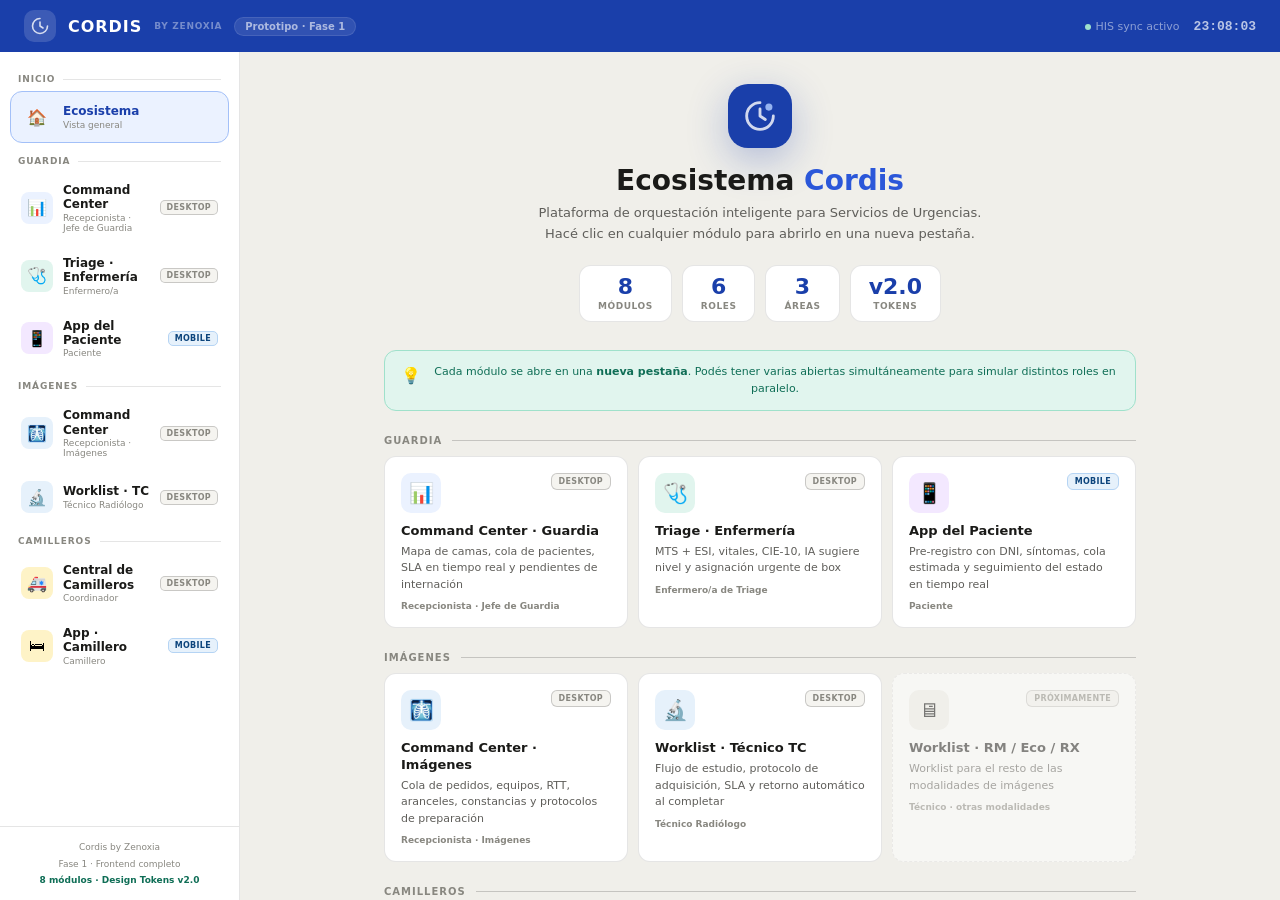
<file: index.html>
<!DOCTYPE html>
<html lang="es">
<head>
<meta charset="UTF-8">
<meta name="viewport" content="width=device-width, initial-scale=1.0">
<title>Cordis · Ecosistema · Zenoxia</title>
<style>
:root {

  /* ─────────────────────────────────────────────────────────────
     1. PRIMARIO — Azul royal
     Branding Zenoxia. Kairos y Cordis comparten estos valores.
  ───────────────────────────────────────────────────────────── */
  --p-light: #EBF2FF;   /* fills, fondos de badge, card activa       */
  --p-mid:   #A3C0F8;   /* bordes de badge, separadores              */
  --p:       #2B57D9;   /* botones, íconos primarios, links activos  */
  --p-dark:  #1A3FAA;   /* topbar, logo, nav activo, texto activo    */

  /* ─────────────────────────────────────────────────────────────
     2. NEUTROS — Fondos, texto, bordes
  ───────────────────────────────────────────────────────────── */
  --bg:   #ffffff;              /* cards, modales, panels              */
  --bg2:  #f5f4f0;              /* inputs, fondos de sección, filas    */
  --bg3:  #f0efea;              /* fondo del body                      */
  --txt:  #1a1a18;              /* texto principal                     */
  --txt2: #5f5e5a;              /* texto secundario                    */
  --txt3: #888780;              /* labels, placeholders, tertiary      */
  --brd:  rgba(0,0,0,0.10);    /* borde sutil                         */
  --brd2: rgba(0,0,0,0.18);    /* borde medio — inputs, énfasis       */

  /* ─────────────────────────────────────────────────────────────
     3. SEMÁNTICOS — Estados del sistema
     Uso genérico en toda la plataforma.
     Para estados específicos de dominio, usar secciones 4–9.
  ───────────────────────────────────────────────────────────── */

  --s-ok:     #0F6E56;   /* confirmado, validado, completado          */
  --s-ok-l:   #E1F5EE;   /* fondo badge OK                            */
  --s-ok-m:   #9FE1CB;   /* borde badge OK                            */

  --s-warn:   #633806;   /* pendiente, atención leve                  */
  --s-warn-l: #FAEEDA;   /* fondo badge WARN                          */
  --s-warn-m: #EF9F27;   /* borde / ícono badge WARN                  */

  --s-err:    #791F1F;   /* bloqueante, alergia, crítico              */
  --s-err-l:  #FCEBEB;   /* fondo badge ERR                           */
  --s-err-m:  #E24B4A;   /* borde / ícono badge ERR                   */

  --s-info:   #0C447C;   /* informativo neutro, estado secundario     */
  --s-info-l: #E6F1FB;   /* fondo badge INFO                          */
  --s-info-m: #B5D4F4;   /* borde badge INFO                          */

  /* ─────────────────────────────────────────────────────────────
     4. TRIAGE — Colores por nivel de prioridad clínica
     Solo para Cordis (Guardia). Kairos no usa triage.
     Convención: --tN = texto/ícono · --tN-l = fondo · --tN-brd = borde
  ───────────────────────────────────────────────────────────── */

  --t1:     #C0392B;                    /* N1 Resucitación — Rojo       */
  --t1-l:   rgba(192, 57, 43, 0.10);
  --t1-brd: rgba(192, 57, 43, 0.25);

  --t2:     #D4680A;                    /* N2 Emergencia — Naranja      */
  --t2-l:   rgba(212, 104, 10, 0.10);
  --t2-brd: rgba(212, 104, 10, 0.25);

  --t3:     #A07C00;                    /* N3 Urgencia — Amarillo osc.  */
  --t3-l:   rgba(160, 124, 0, 0.10);
  --t3-brd: rgba(160, 124, 0, 0.25);

  --t4:     #2E7D4F;                    /* N4 Menor — Verde             */
  --t4-l:   rgba(46, 125, 79, 0.10);
  --t4-brd: rgba(46, 125, 79, 0.25);

  --t5:     #1565A8;                    /* N5 No urgente — Azul         */
  --t5-l:   rgba(21, 101, 168, 0.10);
  --t5-brd: rgba(21, 101, 168, 0.25);

  /* ─────────────────────────────────────────────────────────────
     5. ESTADOS DE CAMA — Ciclo hotelero
     Kairos: habitaciones prequirúrgicas y recuperación.
     Cordis: boxes de guardia.
     Convención: base (texto/ícono) · -l (fondo) · -m (borde)
  ───────────────────────────────────────────────────────────── */

  --cama-libre:    #0F6E56;   --cama-libre-l:    #E1F5EE;   --cama-libre-m:    #9FE1CB;
  --cama-ocup:     #1A3FAA;   --cama-ocup-l:     #EBF2FF;   --cama-ocup-m:     #A3C0F8;
  --cama-alta:     #7B3FA0;   --cama-alta-l:     #F3E8FF;   --cama-alta-m:     #C9A0E0;
  --cama-limp:     #B45309;   --cama-limp-l:     #FEF3C7;   --cama-limp-m:     #FCD34D;
  --cama-lista:    #0E7490;   --cama-lista-l:    #E0F7FA;   --cama-lista-m:    #67E8F9;
  --cama-bloq:     #4B4B4B;   --cama-bloq-l:     #F0F0F0;   --cama-bloq-m:     #AAAAAA;

  /* ─────────────────────────────────────────────────────────────
     6. ESTADOS DE EQUIPO — Equipamiento médico
     Cordis Imágenes: estado de TC, RM, sala de rayos, etc.
     Convención: base · -l (fondo) · -m (borde)
  ───────────────────────────────────────────────────────────── */

  --eq-libre:   #0F6E56;   --eq-libre-l:   #E1F5EE;   --eq-libre-m:   #9FE1CB;
  --eq-uso:     #2B57D9;   --eq-uso-l:     #EBF2FF;   --eq-uso-m:     #A3C0F8;
  --eq-limp:    #B45309;   --eq-limp-l:    #FEF3C7;   --eq-limp-m:    #FCD34D;
  --eq-fuera:   #4B4B4B;   --eq-fuera-l:   #F0F0F0;   --eq-fuera-m:   #AAAAAA;

  /* ─────────────────────────────────────────────────────────────
     7. TRASLADOS — Cola dinámica de camilleros
     Kairos y Cordis Camilleros.
     Estados del ciclo de vida de un traslado.
     Convención: base · -l (fondo) · -m (borde)
  ───────────────────────────────────────────────────────────── */

  --tr-pend:    #633806;   --tr-pend-l:    #FAEEDA;   --tr-pend-m:    #EF9F27;
  --tr-asig:    #0C447C;   --tr-asig-l:    #E6F1FB;   --tr-asig-m:    #B5D4F4;
  --tr-curso:   #2B57D9;   --tr-curso-l:   #EBF2FF;   --tr-curso-m:   #A3C0F8;
  --tr-done:    #0F6E56;   --tr-done-l:    #E1F5EE;   --tr-done-m:    #9FE1CB;
  --tr-urg:     #791F1F;   --tr-urg-l:     #FCEBEB;   --tr-urg-m:     #E24B4A;

  /* ─────────────────────────────────────────────────────────────
     8. IDENTIFICACIÓN DE EQUIPAMIENTO — Tipo de camilla / recurso
     Color por tipo de equipo requerido en un traslado.
     Solo valor base (sin -l/-m) — uso decorativo, no semántico.
  ───────────────────────────────────────────────────────────── */

  --equip-silla:    #7B3FA0;   /* silla de ruedas                     */
  --equip-camilla:  #0E7490;   /* camilla estándar o con barandas     */
  --equip-oxigeno:  #B45309;   /* O₂ portátil                         */
  --equip-tc:       #0C447C;   /* traslado a TC                       */
  --equip-rm:       #791F1F;   /* traslado a RM                       */

  /* ─────────────────────────────────────────────────────────────
     8B. CARGA LABORAL — Nivel de carga por operador
     Usado en paneles de coordinación (camilleros, enfermeros).
     Convención: base · -l (fondo badge)
  ───────────────────────────────────────────────────────────── */

  --carga-leve:     #0F6E56;   --carga-leve-l:    #E1F5EE;
  --carga-mod:      #A07C00;   --carga-mod-l:     #FEF9E0;
  --carga-alta:     #D4680A;   --carga-alta-l:    #FEF3C7;
  --carga-limite:   #C0392B;   --carga-limite-l:  #FCEBEB;

  /* ─────────────────────────────────────────────────────────────
     9. WORKLIST — Estados de estudios de imágenes
     Cordis Imágenes: ciclo de vida de un estudio (TC, RM, Rx).
     Convención: base · -l (fondo)
  ───────────────────────────────────────────────────────────── */

  --ws-pending:     #888780;   --ws-pending-l:    #f0efea;
  --ws-executing:   #2B57D9;   --ws-executing-l:  #EBF2FF;
  --ws-approval:    #A07C00;   --ws-approval-l:   #FAEEDA;
  --ws-approved:    #0F6E56;   --ws-approved-l:   #E1F5EE;
  --ws-delivered:   #5f5e5a;   --ws-delivered-l:  #f5f4f0;

  /* ─────────────────────────────────────────────────────────────
     10. IA — Asistencia cognitiva
     Gradiente de degradado para indicar sugerencia de IA.
     Usar en bordes, backgrounds sutiles, no en texto.
     Siempre con indicación visible de que es sugerencia IA,
     nunca como decisión clínica autónoma (RN-04).
  ───────────────────────────────────────────────────────────── */

  --ai-from: #1A3FAA;   /* inicio del gradiente — azul profundo      */
  --ai-to:   #6366F1;   /* fin del gradiente — violeta               */

  /* ─────────────────────────────────────────────────────────────
     11. SLA — Tiempos de respuesta clínicos (minutos)
     Valores numéricos usados como thresholds, no como colores.
     Combinar con tokens de triage para colorear el estado SLA.
  ───────────────────────────────────────────────────────────── */

  --sla-n1:   0;     /* N1 Resucitación — atención inmediata         */
  --sla-n2:   15;    /* N2 Emergencia — ≤15 min                      */
  --sla-n3:   30;    /* N3 Urgencia — ≤30 min                        */
  --sla-n4:   120;   /* N4 Menor — ≤2 hs                             */
  --sla-n5:   240;   /* N5 No urgente — ≤4 hs                        */

  --sla-urg:    #791F1F;   --sla-urg-l:    #FCEBEB;   --sla-urg-m:    #E24B4A;
  --sla-amb:    #0C447C;   --sla-amb-l:    #E6F1FB;   --sla-amb-m:    #B5D4F4;

  /* ─────────────────────────────────────────────────────────────
     12. TIPOGRAFÍA
  ───────────────────────────────────────────────────────────── */

  --font-sans:  system-ui, -apple-system, sans-serif;
  --font-mono:  'Courier New', Courier, monospace;

  --text-2xs:  8px;
  --text-xs:   10px;
  --text-sm:   11px;
  --text-md:   13px;
  --text-lg:   15px;
  --text-xl:   18px;
  --text-2xl:  22px;
  --text-3xl:  28px;

  --fw-normal:   400;
  --fw-medium:   500;
  --fw-semibold: 600;
  --fw-bold:     700;
  --fw-black:    800;

  /* ─────────────────────────────────────────────────────────────
     13. ICONOGRAFÍA — SVG outline, stroke="currentColor"
     Referencia: <svg class="ki ki-md"><use href="#ki-nombre"/></svg>
  ───────────────────────────────────────────────────────────── */

  --icon-xs:  12px;
  --icon-sm:  14px;
  --icon-md:  18px;
  --icon-lg:  22px;
  --icon-xl:  32px;

  --icon-stroke-thin:   1.2px;
  --icon-stroke:        1.4px;
  --icon-stroke-medium: 1.6px;
  --icon-stroke-thick:  2px;

  /* ─────────────────────────────────────────────────────────────
     14. ESPACIADO Y RADIO
  ───────────────────────────────────────────────────────────── */

  --r-xs:   4px;
  --r:      8px;
  --r-lg:   12px;
  --r-xl:   16px;
  --r-full: 999px;

  --gap-xs: 4px;
  --gap-sm: 8px;
  --gap-md: 12px;
  --gap-lg: 16px;
  --gap-xl: 24px;

  --pad-xs: 6px 8px;
  --pad-sm: 8px 12px;
  --pad-md: 12px 16px;
  --pad-lg: 16px 20px;

}
*,*::before,*::after{box-sizing:border-box;margin:0;padding:0;}
body{font-family:system-ui,-apple-system,sans-serif;background:var(--bg3);height:100vh;display:grid;grid-template-rows:52px 1fr;grid-template-columns:240px 1fr;grid-template-areas:"tb tb" "sidebar main";overflow:hidden;}

/* TOPBAR */
.topbar{grid-area:tb;background:var(--p-dark);display:flex;align-items:center;justify-content:space-between;padding:0 24px;}
.tb-l{display:flex;align-items:center;gap:12px;}
.tb-logo{width:32px;height:32px;border-radius:10px;background:rgba(255,255,255,.15);display:flex;align-items:center;justify-content:center;}
.tb-brand{font-size:16px;font-weight:800;letter-spacing:.06em;text-transform:uppercase;color:#fff;}
.tb-by{font-size:9px;font-weight:600;color:rgba(255,255,255,.4);letter-spacing:.08em;text-transform:uppercase;}
.tb-badge{padding:3px 10px;border-radius:12px;background:rgba(255,255,255,.1);font-size:10px;font-weight:700;color:rgba(255,255,255,.6);border:1px solid rgba(255,255,255,.1);}
.tb-r{display:flex;align-items:center;gap:14px;font-size:11px;color:rgba(255,255,255,.5);}
.tb-clock{font-size:13px;font-weight:700;font-family:'Courier New',monospace;color:rgba(255,255,255,.7);}
.sync-dot{width:6px;height:6px;border-radius:50%;background:#9FE1CB;display:inline-block;animation:blink 2.5s infinite;margin-right:4px;}
@keyframes blink{0%,100%{opacity:1;}50%{opacity:.3;}}

/* SIDEBAR */
.sidebar{grid-area:sidebar;background:var(--bg);border-right:1px solid var(--brd);display:flex;flex-direction:column;overflow:hidden;}
.sb-scroll{flex:1;overflow-y:auto;padding:12px 10px;display:flex;flex-direction:column;gap:3px;}
.grp-lbl{font-size:9px;font-weight:800;text-transform:uppercase;letter-spacing:.1em;color:var(--txt3);padding:10px 8px 4px;display:flex;align-items:center;gap:8px;}
.grp-lbl::after{content:'';flex:1;height:1px;background:var(--brd);}
.ni{display:flex;align-items:center;gap:10px;padding:9px 10px;border-radius:var(--r-lg);cursor:pointer;transition:background .12s;border:1px solid transparent;}
.ni:hover{background:var(--bg2);}
.ni.on{background:var(--p-light);border-color:var(--p-mid);}
.ni-icon{width:32px;height:32px;border-radius:var(--r);display:flex;align-items:center;justify-content:center;font-size:16px;flex-shrink:0;}
.ni-info{flex:1;min-width:0;}
.ni-t{font-size:12px;font-weight:700;color:var(--txt);line-height:1.2;}
.ni.on .ni-t{color:var(--p-dark);}
.ni-r{font-size:9px;color:var(--txt3);margin-top:1px;}
.ni-dev{flex-shrink:0;font-size:8px;font-weight:700;padding:2px 6px;border-radius:5px;color:var(--txt3);background:var(--bg2);border:1px solid var(--brd2);text-transform:uppercase;letter-spacing:.04em;}
.ni-dev.mob{color:#0C447C;background:#E6F1FB;border-color:#B5D4F4;}
.sb-footer{padding:12px;border-top:1px solid var(--brd);flex-shrink:0;text-align:center;font-size:9px;color:var(--txt3);line-height:1.8;}

/* MAIN */
.main{grid-area:main;overflow-y:auto;display:flex;flex-direction:column;align-items:center;background:var(--bg3);}

/* WELCOME */
.welcome{width:100%;max-width:800px;padding:32px 24px 48px;display:flex;flex-direction:column;align-items:center;text-align:center;}
.wl-logo{width:64px;height:64px;border-radius:20px;background:var(--p-dark);display:flex;align-items:center;justify-content:center;margin-bottom:16px;box-shadow:0 12px 40px rgba(26,63,170,.3);}
.wl-title{font-size:28px;font-weight:800;color:var(--txt);margin-bottom:6px;}
.wl-title span{color:var(--p);}
.wl-sub{font-size:13px;color:var(--txt2);line-height:1.6;max-width:460px;margin-bottom:20px;}
.wl-stats{display:flex;gap:10px;margin-bottom:28px;flex-wrap:wrap;justify-content:center;}
.wls{background:var(--bg);border:1px solid var(--brd);border-radius:var(--r-lg);padding:10px 18px;text-align:center;}
.wls-v{font-size:22px;font-weight:800;color:var(--p-dark);line-height:1;}
.wls-l{font-size:9px;font-weight:600;color:var(--txt3);margin-top:3px;text-transform:uppercase;letter-spacing:.06em;}

/* SECTION TITLE */
.sec-title{width:100%;font-size:10px;font-weight:800;text-transform:uppercase;letter-spacing:.1em;color:var(--txt3);margin-bottom:10px;display:flex;align-items:center;gap:10px;text-align:left;}
.sec-title::after{content:'';flex:1;height:1px;background:var(--brd2);}

/* MODULE CARDS GRID */
.cards-grid{width:100%;display:grid;grid-template-columns:repeat(3,1fr);gap:10px;margin-bottom:24px;}

/* CARD */
.mc{background:var(--bg);border:1px solid var(--brd);border-radius:var(--r-lg);padding:16px;text-align:left;cursor:pointer;transition:all .15s;position:relative;overflow:hidden;}
.mc:hover{border-color:var(--p-mid);box-shadow:0 6px 20px rgba(43,87,217,.12);transform:translateY(-2px);}
.mc:active{transform:translateY(0);}

.mc-top{display:flex;align-items:flex-start;justify-content:space-between;margin-bottom:10px;}
.mc-icon{width:40px;height:40px;border-radius:10px;display:flex;align-items:center;justify-content:center;font-size:20px;flex-shrink:0;}
.mc-dev{font-size:8px;font-weight:700;padding:3px 7px;border-radius:6px;text-transform:uppercase;letter-spacing:.04em;flex-shrink:0;}
.mc-dev.desk{color:var(--txt3);background:var(--bg2);border:1px solid var(--brd2);}
.mc-dev.mob{color:#0C447C;background:#E6F1FB;border:1px solid #B5D4F4;}

.mc-t{font-size:13px;font-weight:800;color:var(--txt);margin-bottom:4px;line-height:1.3;}
.mc-s{font-size:11px;color:var(--txt2);line-height:1.5;}
.mc-rol{font-size:9px;font-weight:700;color:var(--txt3);margin-top:8px;}

/* Flecha indicadora */
.mc-arrow{
  position:absolute;bottom:14px;right:14px;
  width:22px;height:22px;border-radius:50%;
  background:var(--p-light);
  display:flex;align-items:center;justify-content:center;
  font-size:11px;color:var(--p);
  opacity:0;transition:opacity .15s;
}
.mc:hover .mc-arrow{opacity:1;}

/* AVISO */
.aviso{
  width:100%;
  background:var(--s-ok-l);border:1px solid var(--s-ok-m);
  border-radius:var(--r-lg);padding:12px 16px;
  font-size:11px;color:var(--s-ok);line-height:1.6;
  display:flex;align-items:flex-start;gap:10px;
  margin-bottom:24px;
}
</style>
</head>
<body>

<div class="topbar">
  <div class="tb-l">
    <div class="tb-logo">
      <svg width="18" height="18" viewBox="0 0 18 18" fill="none">
        <path d="M9 1.5C4.86 1.5 1.5 4.86 1.5 9S4.86 16.5 9 16.5 16.5 13.14 16.5 9" stroke="rgba(255,255,255,.8)" stroke-width="1.6" stroke-linecap="round"/>
        <path d="M9 5v4l3 2" stroke="rgba(255,255,255,.8)" stroke-width="1.6" stroke-linecap="round" stroke-linejoin="round"/>
      </svg>
    </div>
    <span class="tb-brand">Cordis</span>
    <span class="tb-by">by Zenoxia</span>
    <span class="tb-badge">Prototipo · Fase 1</span>
  </div>
  <div class="tb-r">
    <span><span class="sync-dot"></span>HIS sync activo</span>
    <span class="tb-clock" id="reloj">--:--:--</span>
  </div>
</div>

<!-- SIDEBAR -->
<div class="sidebar">
  <div class="sb-scroll">

    <div class="grp-lbl">Inicio</div>
    <div class="ni on">
      <div class="ni-icon" style="background:#EBF2FF;">🏠</div>
      <div class="ni-info"><div class="ni-t">Ecosistema</div><div class="ni-r">Vista general</div></div>
    </div>

    <div class="grp-lbl">Guardia</div>
    <div class="ni" onclick="abrir('command-center.html')">
      <div class="ni-icon" style="background:#EBF2FF;">📊</div>
      <div class="ni-info"><div class="ni-t">Command Center</div><div class="ni-r">Recepcionista · Jefe de Guardia</div></div>
      <span class="ni-dev">Desktop</span>
    </div>
    <div class="ni" onclick="abrir('enfermeros-guardia.html')">
      <div class="ni-icon" style="background:#E1F5EE;">🩺</div>
      <div class="ni-info"><div class="ni-t">Triage · Enfermería</div><div class="ni-r">Enfermero/a</div></div>
      <span class="ni-dev">Desktop</span>
    </div>
    <div class="ni" onclick="abrir('app-paciente.html')">
      <div class="ni-icon" style="background:#F3E8FF;">📱</div>
      <div class="ni-info"><div class="ni-t">App del Paciente</div><div class="ni-r">Paciente</div></div>
      <span class="ni-dev mob">Mobile</span>
    </div>

    <div class="grp-lbl">Imágenes</div>
    <div class="ni" onclick="abrir('command-center-imagenes.html')">
      <div class="ni-icon" style="background:#E6F1FB;">🩻</div>
      <div class="ni-info"><div class="ni-t">Command Center</div><div class="ni-r">Recepcionista · Imágenes</div></div>
      <span class="ni-dev">Desktop</span>
    </div>
    <div class="ni" onclick="abrir('worklist-tc.html')">
      <div class="ni-icon" style="background:#E6F1FB;">🔬</div>
      <div class="ni-info"><div class="ni-t">Worklist · TC</div><div class="ni-r">Técnico Radiólogo</div></div>
      <span class="ni-dev">Desktop</span>
    </div>

    <div class="grp-lbl">Camilleros</div>
    <div class="ni" onclick="abrir('central-camilleros.html')">
      <div class="ni-icon" style="background:#FEF3C7;">🚑</div>
      <div class="ni-info"><div class="ni-t">Central de Camilleros</div><div class="ni-r">Coordinador</div></div>
      <span class="ni-dev">Desktop</span>
    </div>
    <div class="ni" onclick="abrir('camilleros-mobile.html')">
      <div class="ni-icon" style="background:#FEF3C7;">🛏</div>
      <div class="ni-info"><div class="ni-t">App · Camillero</div><div class="ni-r">Camillero</div></div>
      <span class="ni-dev mob">Mobile</span>
    </div>

  </div>
  <div class="sb-footer">
    Cordis by Zenoxia<br>
    Fase 1 · Frontend completo<br>
    <span style="color:var(--s-ok);font-weight:700;">8 módulos · Design Tokens v2.0</span>
  </div>
</div>

<!-- MAIN -->
<div class="main">
  <div class="welcome">

    <div class="wl-logo">
      <svg width="32" height="32" viewBox="0 0 18 18" fill="none">
        <path d="M9 1.5C4.86 1.5 1.5 4.86 1.5 9S4.86 16.5 9 16.5 16.5 13.14 16.5 9" stroke="rgba(255,255,255,.8)" stroke-width="1.6" stroke-linecap="round"/>
        <path d="M9 5v4l3 2" stroke="rgba(255,255,255,.8)" stroke-width="1.6" stroke-linecap="round" stroke-linejoin="round"/>
        <circle cx="14" cy="4" r="2" fill="rgba(163,192,248,.9)"/>
      </svg>
    </div>

    <div class="wl-title">Ecosistema <span>Cordis</span></div>
    <div class="wl-sub">Plataforma de orquestación inteligente para Servicios de Urgencias.<br>Hacé clic en cualquier módulo para abrirlo en una nueva pestaña.</div>

    <div class="wl-stats">
      <div class="wls"><div class="wls-v">8</div><div class="wls-l">Módulos</div></div>
      <div class="wls"><div class="wls-v">6</div><div class="wls-l">Roles</div></div>
      <div class="wls"><div class="wls-v">3</div><div class="wls-l">Áreas</div></div>
      <div class="wls"><div class="wls-v">v2.0</div><div class="wls-l">Tokens</div></div>
    </div>

    <!-- Aviso -->
    <div class="aviso">
      <span style="font-size:16px;flex-shrink:0;">💡</span>
      <span>Cada módulo se abre en una <strong>nueva pestaña</strong>. Podés tener varias abiertas simultáneamente para simular distintos roles en paralelo.</span>
    </div>

    <!-- GUARDIA -->
    <div class="sec-title">Guardia</div>
    <div class="cards-grid">

      <div class="mc" onclick="abrir('command-center.html')">
        <div class="mc-top">
          <div class="mc-icon" style="background:#EBF2FF;">📊</div>
          <span class="mc-dev desk">Desktop</span>
        </div>
        <div class="mc-t">Command Center · Guardia</div>
        <div class="mc-s">Mapa de camas, cola de pacientes, SLA en tiempo real y pendientes de internación</div>
        <div class="mc-rol">Recepcionista · Jefe de Guardia</div>
        <div class="mc-arrow">↗</div>
      </div>

      <div class="mc" onclick="abrir('enfermeros-guardia.html')">
        <div class="mc-top">
          <div class="mc-icon" style="background:#E1F5EE;">🩺</div>
          <span class="mc-dev desk">Desktop</span>
        </div>
        <div class="mc-t">Triage · Enfermería</div>
        <div class="mc-s">MTS + ESI, vitales, CIE-10, IA sugiere nivel y asignación urgente de box</div>
        <div class="mc-rol">Enfermero/a de Triage</div>
        <div class="mc-arrow">↗</div>
      </div>

      <div class="mc" onclick="abrir('app-paciente.html')">
        <div class="mc-top">
          <div class="mc-icon" style="background:#F3E8FF;">📱</div>
          <span class="mc-dev mob">Mobile</span>
        </div>
        <div class="mc-t">App del Paciente</div>
        <div class="mc-s">Pre-registro con DNI, síntomas, cola estimada y seguimiento del estado en tiempo real</div>
        <div class="mc-rol">Paciente</div>
        <div class="mc-arrow">↗</div>
      </div>

    </div>

    <!-- IMÁGENES -->
    <div class="sec-title">Imágenes</div>
    <div class="cards-grid">

      <div class="mc" onclick="abrir('command-center-imagenes.html')">
        <div class="mc-top">
          <div class="mc-icon" style="background:#E6F1FB;">🩻</div>
          <span class="mc-dev desk">Desktop</span>
        </div>
        <div class="mc-t">Command Center · Imágenes</div>
        <div class="mc-s">Cola de pedidos, equipos, RTT, aranceles, constancias y protocolos de preparación</div>
        <div class="mc-rol">Recepcionista · Imágenes</div>
        <div class="mc-arrow">↗</div>
      </div>

      <div class="mc" onclick="abrir('worklist-tc.html')">
        <div class="mc-top">
          <div class="mc-icon" style="background:#E6F1FB;">🔬</div>
          <span class="mc-dev desk">Desktop</span>
        </div>
        <div class="mc-t">Worklist · Técnico TC</div>
        <div class="mc-s">Flujo de estudio, protocolo de adquisición, SLA y retorno automático al completar</div>
        <div class="mc-rol">Técnico Radiólogo</div>
        <div class="mc-arrow">↗</div>
      </div>

      <div class="mc" style="border-style:dashed;opacity:.5;cursor:default;">
        <div class="mc-top">
          <div class="mc-icon" style="background:#f0efea;">🖥</div>
          <span class="mc-dev desk">Próximamente</span>
        </div>
        <div class="mc-t">Worklist · RM / Eco / RX</div>
        <div class="mc-s">Worklist para el resto de las modalidades de imágenes</div>
        <div class="mc-rol">Técnico · otras modalidades</div>
      </div>

    </div>

    <!-- CAMILLEROS -->
    <div class="sec-title">Camilleros</div>
    <div class="cards-grid">

      <div class="mc" onclick="abrir('central-camilleros.html')">
        <div class="mc-top">
          <div class="mc-icon" style="background:#FEF3C7;">🚑</div>
          <span class="mc-dev desk">Desktop</span>
        </div>
        <div class="mc-t">Central de Camilleros</div>
        <div class="mc-s">Cola de traslados, asignación inteligente y carga laboral del turno con historial</div>
        <div class="mc-rol">Coordinador de Traslados</div>
        <div class="mc-arrow">↗</div>
      </div>

      <div class="mc" onclick="abrir('camilleros-mobile.html')">
        <div class="mc-top">
          <div class="mc-icon" style="background:#FEF3C7;">🛏</div>
          <span class="mc-dev mob">Mobile</span>
        </div>
        <div class="mc-t">App · Camillero</div>
        <div class="mc-s">Traslados asignados, flujo de 3 pasos y reporte de eventualidades</div>
        <div class="mc-rol">Camillero</div>
        <div class="mc-arrow">↗</div>
      </div>

      <div class="mc" style="border-style:dashed;opacity:.5;cursor:default;">
        <div class="mc-top">
          <div class="mc-icon" style="background:#f0efea;">📦</div>
          <span class="mc-dev desk">Fase 2</span>
        </div>
        <div class="mc-t">Kairos · Quirófano</div>
        <div class="mc-s">Orquestador del bloque quirúrgico — programado para Fase 2</div>
        <div class="mc-rol">Circulante · Anestesista · Cirujano</div>
      </div>

    </div>

  </div>
</div>

<script>
function tick(){
  document.getElementById('reloj').textContent=
    [new Date().getHours(),new Date().getMinutes(),new Date().getSeconds()]
      .map(v=>String(v).padStart(2,'0')).join(':');
}
tick();setInterval(tick,1000);

function abrir(ruta){
  window.open(ruta,'_blank');
}
</script>
</body>
</html>
</file>
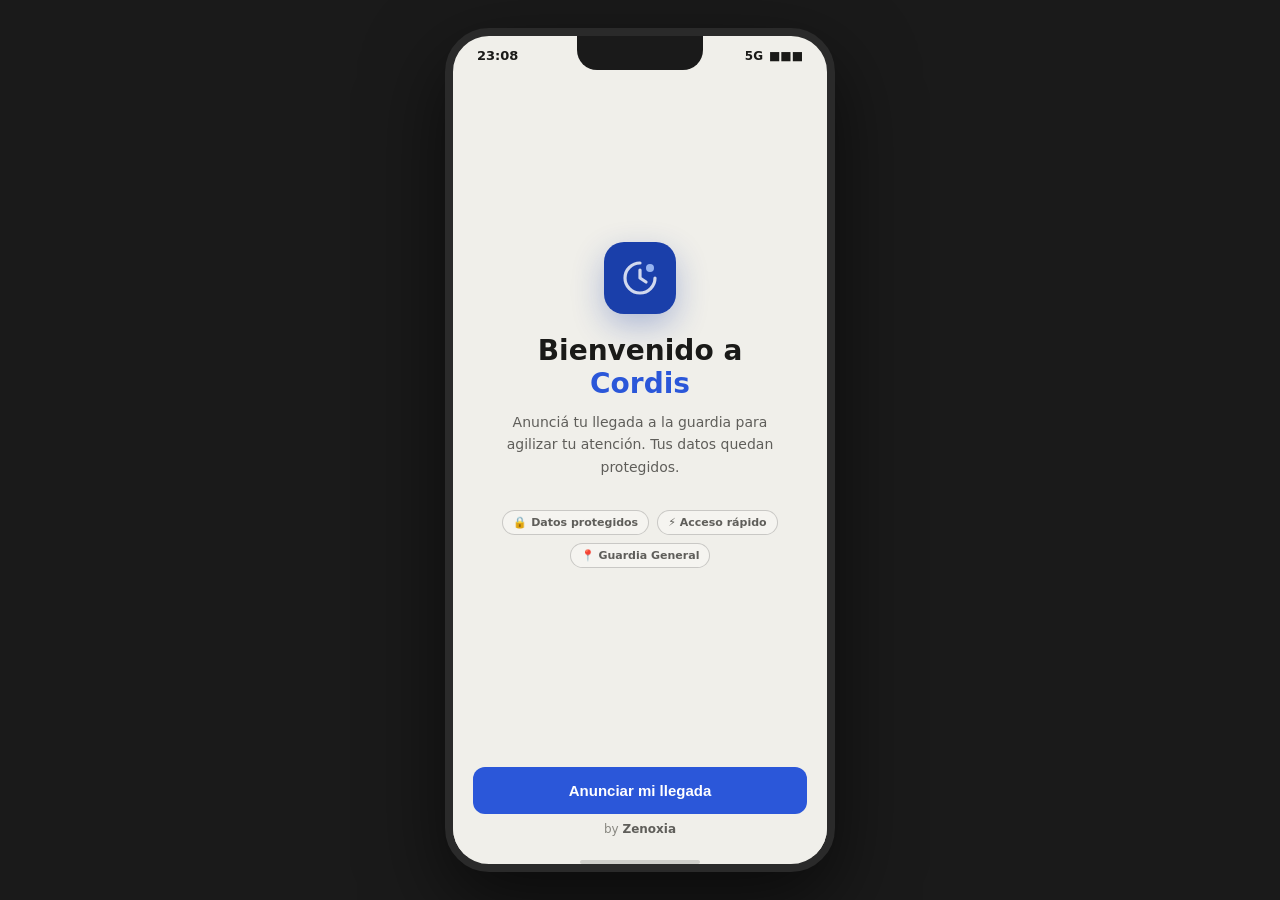
<file: app-paciente.html>
<!DOCTYPE html>
<html lang="es">
<head>
<meta charset="UTF-8">
<meta name="viewport" content="width=device-width, initial-scale=1.0">
<title>App del Paciente · Cordis · Zenoxia</title>
<style>
/* ═══════════════════════════════════════════
   CORDIS · Design Tokens v2.0
═══════════════════════════════════════════ */
:root {

  /* ─────────────────────────────────────────────────────────────
     1. PRIMARIO — Azul royal
     Branding Zenoxia. Kairos y Cordis comparten estos valores.
  ───────────────────────────────────────────────────────────── */
  --p-light: #EBF2FF;   /* fills, fondos de badge, card activa       */
  --p-mid:   #A3C0F8;   /* bordes de badge, separadores              */
  --p:       #2B57D9;   /* botones, íconos primarios, links activos  */
  --p-dark:  #1A3FAA;   /* topbar, logo, nav activo, texto activo    */

  /* ─────────────────────────────────────────────────────────────
     2. NEUTROS — Fondos, texto, bordes
  ───────────────────────────────────────────────────────────── */
  --bg:   #ffffff;              /* cards, modales, panels              */
  --bg2:  #f5f4f0;              /* inputs, fondos de sección, filas    */
  --bg3:  #f0efea;              /* fondo del body                      */
  --txt:  #1a1a18;              /* texto principal                     */
  --txt2: #5f5e5a;              /* texto secundario                    */
  --txt3: #888780;              /* labels, placeholders, tertiary      */
  --brd:  rgba(0,0,0,0.10);    /* borde sutil                         */
  --brd2: rgba(0,0,0,0.18);    /* borde medio — inputs, énfasis       */

  /* ─────────────────────────────────────────────────────────────
     3. SEMÁNTICOS — Estados del sistema
     Uso genérico en toda la plataforma.
     Para estados específicos de dominio, usar secciones 4–9.
  ───────────────────────────────────────────────────────────── */

  --s-ok:     #0F6E56;   /* confirmado, validado, completado          */
  --s-ok-l:   #E1F5EE;   /* fondo badge OK                            */
  --s-ok-m:   #9FE1CB;   /* borde badge OK                            */

  --s-warn:   #633806;   /* pendiente, atención leve                  */
  --s-warn-l: #FAEEDA;   /* fondo badge WARN                          */
  --s-warn-m: #EF9F27;   /* borde / ícono badge WARN                  */

  --s-err:    #791F1F;   /* bloqueante, alergia, crítico              */
  --s-err-l:  #FCEBEB;   /* fondo badge ERR                           */
  --s-err-m:  #E24B4A;   /* borde / ícono badge ERR                   */

  --s-info:   #0C447C;   /* informativo neutro, estado secundario     */
  --s-info-l: #E6F1FB;   /* fondo badge INFO                          */
  --s-info-m: #B5D4F4;   /* borde badge INFO                          */

  /* ─────────────────────────────────────────────────────────────
     4. TRIAGE — Colores por nivel de prioridad clínica
     Solo para Cordis (Guardia). Kairos no usa triage.
     Convención: --tN = texto/ícono · --tN-l = fondo · --tN-brd = borde
  ───────────────────────────────────────────────────────────── */

  --t1:     #C0392B;                    /* N1 Resucitación — Rojo       */
  --t1-l:   rgba(192, 57, 43, 0.10);
  --t1-brd: rgba(192, 57, 43, 0.25);

  --t2:     #D4680A;                    /* N2 Emergencia — Naranja      */
  --t2-l:   rgba(212, 104, 10, 0.10);
  --t2-brd: rgba(212, 104, 10, 0.25);

  --t3:     #A07C00;                    /* N3 Urgencia — Amarillo osc.  */
  --t3-l:   rgba(160, 124, 0, 0.10);
  --t3-brd: rgba(160, 124, 0, 0.25);

  --t4:     #2E7D4F;                    /* N4 Menor — Verde             */
  --t4-l:   rgba(46, 125, 79, 0.10);
  --t4-brd: rgba(46, 125, 79, 0.25);

  --t5:     #1565A8;                    /* N5 No urgente — Azul         */
  --t5-l:   rgba(21, 101, 168, 0.10);
  --t5-brd: rgba(21, 101, 168, 0.25);

  /* ─────────────────────────────────────────────────────────────
     5. ESTADOS DE CAMA — Ciclo hotelero
     Kairos: habitaciones prequirúrgicas y recuperación.
     Cordis: boxes de guardia.
     Convención: base (texto/ícono) · -l (fondo) · -m (borde)
  ───────────────────────────────────────────────────────────── */

  --cama-libre:    #0F6E56;   --cama-libre-l:    #E1F5EE;   --cama-libre-m:    #9FE1CB;
  --cama-ocup:     #1A3FAA;   --cama-ocup-l:     #EBF2FF;   --cama-ocup-m:     #A3C0F8;
  --cama-alta:     #7B3FA0;   --cama-alta-l:     #F3E8FF;   --cama-alta-m:     #C9A0E0;
  --cama-limp:     #B45309;   --cama-limp-l:     #FEF3C7;   --cama-limp-m:     #FCD34D;
  --cama-lista:    #0E7490;   --cama-lista-l:    #E0F7FA;   --cama-lista-m:    #67E8F9;
  --cama-bloq:     #4B4B4B;   --cama-bloq-l:     #F0F0F0;   --cama-bloq-m:     #AAAAAA;

  /* ─────────────────────────────────────────────────────────────
     6. ESTADOS DE EQUIPO — Equipamiento médico
     Cordis Imágenes: estado de TC, RM, sala de rayos, etc.
     Convención: base · -l (fondo) · -m (borde)
  ───────────────────────────────────────────────────────────── */

  --eq-libre:   #0F6E56;   --eq-libre-l:   #E1F5EE;   --eq-libre-m:   #9FE1CB;
  --eq-uso:     #2B57D9;   --eq-uso-l:     #EBF2FF;   --eq-uso-m:     #A3C0F8;
  --eq-limp:    #B45309;   --eq-limp-l:    #FEF3C7;   --eq-limp-m:    #FCD34D;
  --eq-fuera:   #4B4B4B;   --eq-fuera-l:   #F0F0F0;   --eq-fuera-m:   #AAAAAA;

  /* ─────────────────────────────────────────────────────────────
     7. TRASLADOS — Cola dinámica de camilleros
     Kairos y Cordis Camilleros.
     Estados del ciclo de vida de un traslado.
     Convención: base · -l (fondo) · -m (borde)
  ───────────────────────────────────────────────────────────── */

  --tr-pend:    #633806;   --tr-pend-l:    #FAEEDA;   --tr-pend-m:    #EF9F27;
  --tr-asig:    #0C447C;   --tr-asig-l:    #E6F1FB;   --tr-asig-m:    #B5D4F4;
  --tr-curso:   #2B57D9;   --tr-curso-l:   #EBF2FF;   --tr-curso-m:   #A3C0F8;
  --tr-done:    #0F6E56;   --tr-done-l:    #E1F5EE;   --tr-done-m:    #9FE1CB;
  --tr-urg:     #791F1F;   --tr-urg-l:     #FCEBEB;   --tr-urg-m:     #E24B4A;

  /* ─────────────────────────────────────────────────────────────
     8. IDENTIFICACIÓN DE EQUIPAMIENTO — Tipo de camilla / recurso
     Color por tipo de equipo requerido en un traslado.
     Solo valor base (sin -l/-m) — uso decorativo, no semántico.
  ───────────────────────────────────────────────────────────── */

  --equip-silla:    #7B3FA0;   /* silla de ruedas                     */
  --equip-camilla:  #0E7490;   /* camilla estándar o con barandas     */
  --equip-oxigeno:  #B45309;   /* O₂ portátil                         */
  --equip-tc:       #0C447C;   /* traslado a TC                       */
  --equip-rm:       #791F1F;   /* traslado a RM                       */

  /* ─────────────────────────────────────────────────────────────
     8B. CARGA LABORAL — Nivel de carga por operador
     Usado en paneles de coordinación (camilleros, enfermeros).
     Convención: base · -l (fondo badge)
  ───────────────────────────────────────────────────────────── */

  --carga-leve:     #0F6E56;   --carga-leve-l:    #E1F5EE;
  --carga-mod:      #A07C00;   --carga-mod-l:     #FEF9E0;
  --carga-alta:     #D4680A;   --carga-alta-l:    #FEF3C7;
  --carga-limite:   #C0392B;   --carga-limite-l:  #FCEBEB;

  /* ─────────────────────────────────────────────────────────────
     9. WORKLIST — Estados de estudios de imágenes
     Cordis Imágenes: ciclo de vida de un estudio (TC, RM, Rx).
     Convención: base · -l (fondo)
  ───────────────────────────────────────────────────────────── */

  --ws-pending:     #888780;   --ws-pending-l:    #f0efea;
  --ws-executing:   #2B57D9;   --ws-executing-l:  #EBF2FF;
  --ws-approval:    #A07C00;   --ws-approval-l:   #FAEEDA;
  --ws-approved:    #0F6E56;   --ws-approved-l:   #E1F5EE;
  --ws-delivered:   #5f5e5a;   --ws-delivered-l:  #f5f4f0;

  /* ─────────────────────────────────────────────────────────────
     10. IA — Asistencia cognitiva
     Gradiente de degradado para indicar sugerencia de IA.
     Usar en bordes, backgrounds sutiles, no en texto.
     Siempre con indicación visible de que es sugerencia IA,
     nunca como decisión clínica autónoma (RN-04).
  ───────────────────────────────────────────────────────────── */

  --ai-from: #1A3FAA;   /* inicio del gradiente — azul profundo      */
  --ai-to:   #6366F1;   /* fin del gradiente — violeta               */

  /* ─────────────────────────────────────────────────────────────
     11. SLA — Tiempos de respuesta clínicos (minutos)
     Valores numéricos usados como thresholds, no como colores.
     Combinar con tokens de triage para colorear el estado SLA.
  ───────────────────────────────────────────────────────────── */

  --sla-n1:   0;     /* N1 Resucitación — atención inmediata         */
  --sla-n2:   15;    /* N2 Emergencia — ≤15 min                      */
  --sla-n3:   30;    /* N3 Urgencia — ≤30 min                        */
  --sla-n4:   120;   /* N4 Menor — ≤2 hs                             */
  --sla-n5:   240;   /* N5 No urgente — ≤4 hs                        */

  --sla-urg:    #791F1F;   --sla-urg-l:    #FCEBEB;   --sla-urg-m:    #E24B4A;
  --sla-amb:    #0C447C;   --sla-amb-l:    #E6F1FB;   --sla-amb-m:    #B5D4F4;

  /* ─────────────────────────────────────────────────────────────
     12. TIPOGRAFÍA
  ───────────────────────────────────────────────────────────── */

  --font-sans:  system-ui, -apple-system, sans-serif;
  --font-mono:  'Courier New', Courier, monospace;

  --text-2xs:  8px;
  --text-xs:   10px;
  --text-sm:   11px;
  --text-md:   13px;
  --text-lg:   15px;
  --text-xl:   18px;
  --text-2xl:  22px;
  --text-3xl:  28px;

  --fw-normal:   400;
  --fw-medium:   500;
  --fw-semibold: 600;
  --fw-bold:     700;
  --fw-black:    800;

  /* ─────────────────────────────────────────────────────────────
     13. ICONOGRAFÍA — SVG outline, stroke="currentColor"
     Referencia: <svg class="ki ki-md"><use href="#ki-nombre"/></svg>
  ───────────────────────────────────────────────────────────── */

  --icon-xs:  12px;
  --icon-sm:  14px;
  --icon-md:  18px;
  --icon-lg:  22px;
  --icon-xl:  32px;

  --icon-stroke-thin:   1.2px;
  --icon-stroke:        1.4px;
  --icon-stroke-medium: 1.6px;
  --icon-stroke-thick:  2px;

  /* ─────────────────────────────────────────────────────────────
     14. ESPACIADO Y RADIO
  ───────────────────────────────────────────────────────────── */

  --r-xs:   4px;
  --r:      8px;
  --r-lg:   12px;
  --r-xl:   16px;
  --r-full: 999px;

  --gap-xs: 4px;
  --gap-sm: 8px;
  --gap-md: 12px;
  --gap-lg: 16px;
  --gap-xl: 24px;

  --pad-xs: 6px 8px;
  --pad-sm: 8px 12px;
  --pad-md: 12px 16px;
  --pad-lg: 16px 20px;

}

*,*::before,*::after{box-sizing:border-box;margin:0;padding:0;}

body {
  font-family: system-ui,-apple-system,sans-serif;
  background: #1a1a1a;
  min-height: 100vh;
  display: flex;
  align-items: center;
  justify-content: center;
  padding: 20px;
}

/* ── DEVICE SHELL ──────────────────────── */
.device {
  width: 390px;
  height: 844px;
  background: var(--bg3);
  border-radius: 44px;
  border: 8px solid #2a2a2a;
  box-shadow: 0 30px 80px rgba(0,0,0,.6), inset 0 1px 0 rgba(255,255,255,.08);
  display: flex;
  flex-direction: column;
  overflow: hidden;
  position: relative;
  flex-shrink: 0;
}

/* Notch */
.notch {
  position: absolute;
  top: 0; left: 50%;
  transform: translateX(-50%);
  width: 126px; height: 34px;
  background: #1a1a1a;
  border-bottom-left-radius: 20px;
  border-bottom-right-radius: 20px;
  z-index: 20;
}

/* Status bar */
.status-bar {
  padding: 12px 24px 4px;
  display: flex;
  justify-content: space-between;
  align-items: center;
  font-size: 13px;
  font-weight: 700;
  color: var(--txt);
  flex-shrink: 0;
  z-index: 10;
}

/* Screen content */
.screen {
  flex: 1;
  overflow: hidden;
  display: flex;
  flex-direction: column;
  position: relative;
}

/* ── PANTALLAS ─────────────────────────── */
.pantalla {
  position: absolute;
  inset: 0;
  display: flex;
  flex-direction: column;
  overflow: hidden;
  opacity: 0;
  pointer-events: none;
  transition: opacity .3s ease;
}

.pantalla.activa {
  opacity: 1;
  pointer-events: all;
}

/* Scroll interno */
.p-scroll {
  flex: 1;
  overflow-y: auto;
  -webkit-overflow-scrolling: touch;
}

/* ── HEADER DE PANTALLA ─────────────────── */
.p-header {
  padding: 20px 20px 0;
  flex-shrink: 0;
}

.p-header-brand {
  display: flex;
  align-items: center;
  gap: 8px;
  margin-bottom: 20px;
}

.brand-dot {
  width: 28px; height: 28px;
  border-radius: 8px;
  background: var(--p-dark);
  display: flex;
  align-items: center;
  justify-content: center;
}

.brand-name {
  font-size: 14px;
  font-weight: 800;
  letter-spacing: .08em;
  text-transform: uppercase;
  color: var(--txt);
}

.brand-by {
  font-size: 10px;
  color: var(--txt3);
  font-weight: 500;
}

/* ── BOTONES ────────────────────────────── */
.btn-full {
  width: 100%;
  padding: 15px;
  border-radius: var(--r-lg);
  font-size: 15px;
  font-weight: 700;
  cursor: pointer;
  border: none;
  transition: .15s;
  display: flex;
  align-items: center;
  justify-content: center;
  gap: 8px;
}

.btn-primary { background: var(--p); color: #fff; }
.btn-primary:hover { background: var(--p-dark); }
.btn-primary:disabled { background: var(--brd2); color: var(--txt3); cursor: not-allowed; }

.btn-demo {
  width: 100%;
  padding: 10px;
  border-radius: var(--r-lg);
  font-size: 12px;
  font-weight: 600;
  cursor: pointer;
  border: 1.5px dashed var(--brd2);
  background: transparent;
  color: var(--txt3);
  display: flex;
  align-items: center;
  justify-content: center;
  gap: 6px;
  transition: .15s;
}
.btn-demo:hover { border-color: var(--p-mid); color: var(--p); }
  color: var(--txt2);
  border: 1.5px solid var(--brd2) !important;
  border-radius: var(--r-lg);
  padding: 13px;
  font-size: 14px;
  font-weight: 600;
  cursor: pointer;
  width: 100%;
}

.btn-sm-link {
  background: none;
  border: none;
  color: var(--p);
  font-size: 13px;
  font-weight: 600;
  cursor: pointer;
  padding: 0;
  text-decoration: underline;
}

/* ── INPUTS ─────────────────────────────── */
.form-group {
  display: flex;
  flex-direction: column;
  gap: 5px;
  margin-bottom: 14px;
}

.form-group label {
  font-size: 11px;
  font-weight: 700;
  text-transform: uppercase;
  letter-spacing: .06em;
  color: var(--txt3);
}

.form-input {
  padding: 13px 14px;
  border: 1.5px solid var(--brd2);
  border-radius: var(--r-lg);
  font-size: 15px;
  color: var(--txt);
  background: var(--bg);
  font-family: inherit;
  transition: .15s;
  width: 100%;
}

.form-input:focus {
  outline: none;
  border-color: var(--p);
  box-shadow: 0 0 0 3px var(--p-light);
}

.form-input::placeholder { color: var(--txt3); font-size: 14px; }

.form-row {
  display: grid;
  gap: 10px;
}

.form-row.col2 { grid-template-columns: 1fr 1fr; }
.form-row.col3 { grid-template-columns: 1fr 1fr 1fr; }

/* Select */
.form-select {
  padding: 13px 14px;
  border: 1.5px solid var(--brd2);
  border-radius: var(--r-lg);
  font-size: 15px;
  color: var(--txt);
  background: var(--bg);
  font-family: inherit;
  cursor: pointer;
  width: 100%;
  appearance: none;
  background-image: url("data:image/svg+xml,%3Csvg width='12' height='8' viewBox='0 0 12 8' fill='none' xmlns='http://www.w3.org/2000/svg'%3E%3Cpath d='M1 1l5 5 5-5' stroke='%23888780' stroke-width='1.5' stroke-linecap='round' stroke-linejoin='round'/%3E%3C/svg%3E");
  background-repeat: no-repeat;
  background-position: right 14px center;
}

.form-select:focus { outline: none; border-color: var(--p); }

/* Checkbox toggle */
.check-row {
  display: flex;
  align-items: center;
  gap: 10px;
  padding: 12px 14px;
  background: var(--bg);
  border: 1.5px solid var(--brd2);
  border-radius: var(--r-lg);
  cursor: pointer;
  transition: .15s;
  margin-bottom: 14px;
}

.check-row.on {
  border-color: var(--p-mid);
  background: var(--p-light);
}

.check-box {
  width: 22px; height: 22px;
  border-radius: 6px;
  border: 2px solid var(--brd2);
  display: flex;
  align-items: center;
  justify-content: center;
  flex-shrink: 0;
  transition: .15s;
}

.check-row.on .check-box {
  background: var(--p);
  border-color: var(--p);
  color: #fff;
}

.check-label {
  font-size: 14px;
  color: var(--txt2);
  font-weight: 500;
}

/* ── PROGRESS STEPS ─────────────────────── */
.progress-wrap {
  padding: 16px 20px 0;
  flex-shrink: 0;
}

.progress-steps {
  display: flex;
  align-items: center;
  gap: 0;
  margin-bottom: 6px;
}

.step {
  flex: 1;
  height: 3px;
  border-radius: 2px;
  background: var(--brd2);
  transition: background .3s;
  margin: 0 2px;
}

.step.done { background: var(--p); }
.step.active { background: var(--p-mid); }

.progress-label {
  font-size: 11px;
  color: var(--txt3);
  font-weight: 600;
}

/* ── STEP HEADER ────────────────────────── */
.step-title {
  font-size: 22px;
  font-weight: 800;
  color: var(--txt);
  line-height: 1.2;
  margin-bottom: 4px;
}

.step-sub {
  font-size: 13px;
  color: var(--txt2);
  line-height: 1.5;
  margin-bottom: 20px;
}

/* ── DNI SCANNER ────────────────────────── */
.dni-hero {
  padding: 24px 20px 0;
}

.dni-scanner-box {
  background: var(--bg);
  border: 2px dashed var(--brd2);
  border-radius: 20px;
  padding: 32px 24px;
  text-align: center;
  margin-bottom: 20px;
  transition: .2s;
  cursor: pointer;
}

.dni-scanner-box:hover {
  border-color: var(--p-mid);
  background: var(--p-light);
}

.dni-scanner-box.scanned {
  border-style: solid;
  border-color: var(--s-ok-m);
  background: var(--s-ok-l);
}

.scanner-icon {
  font-size: 40px;
  margin-bottom: 12px;
  display: block;
}

.scanner-title {
  font-size: 16px;
  font-weight: 700;
  color: var(--txt);
  margin-bottom: 4px;
}

.scanner-sub {
  font-size: 13px;
  color: var(--txt3);
  line-height: 1.5;
}

.or-sep {
  display: flex;
  align-items: center;
  gap: 12px;
  font-size: 11px;
  font-weight: 700;
  color: var(--txt3);
  letter-spacing: .06em;
  margin-bottom: 16px;
}
.or-sep::before, .or-sep::after {
  content: '';
  flex: 1;
  height: 1px;
  background: var(--brd2);
}

.dni-input-row {
  display: flex;
  gap: 8px;
  margin-bottom: 16px;
}

.dni-input {
  flex: 1;
  padding: 14px 16px;
  border: 1.5px solid var(--brd2);
  border-radius: var(--r-lg);
  font-size: 18px;
  font-weight: 700;
  font-family: 'Courier New', monospace;
  letter-spacing: .08em;
  color: var(--txt);
  background: var(--bg);
}
.dni-input:focus { outline: none; border-color: var(--p); box-shadow: 0 0 0 3px var(--p-light); }

.btn-buscar {
  padding: 0 20px;
  background: var(--p);
  color: #fff;
  border: none;
  border-radius: var(--r-lg);
  font-size: 14px;
  font-weight: 700;
  cursor: pointer;
  white-space: nowrap;
}

/* ── SÍNTOMAS ───────────────────────────── */
.sintomas-grid {
  display: grid;
  grid-template-columns: 1fr 1fr;
  gap: 8px;
  margin-bottom: 16px;
}

.sintoma-btn {
  padding: 14px 12px;
  border: 1.5px solid var(--brd2);
  border-radius: var(--r-lg);
  background: var(--bg);
  font-size: 13px;
  font-weight: 600;
  color: var(--txt2);
  cursor: pointer;
  text-align: center;
  transition: .15s;
  line-height: 1.4;
  display: flex;
  flex-direction: column;
  align-items: center;
  gap: 6px;
}

.sintoma-btn:hover { border-color: var(--p-mid); }

.sintoma-btn.on {
  background: var(--s-err-l);
  border-color: var(--s-err-m);
  color: var(--s-err);
}

.sintoma-btn.on.warn {
  background: var(--s-warn-l);
  border-color: var(--s-warn-m);
  color: var(--s-warn);
}

.sintoma-btn.on.info {
  background: var(--p-light);
  border-color: var(--p-mid);
  color: var(--p-dark);
}

.sintoma-icon { font-size: 22px; }

.sintoma-free {
  width: 100%;
  padding: 13px 14px;
  border: 1.5px solid var(--brd2);
  border-radius: var(--r-lg);
  font-size: 14px;
  font-family: inherit;
  color: var(--txt);
  background: var(--bg);
  resize: none;
  min-height: 80px;
  margin-bottom: 16px;
}
.sintoma-free:focus { outline: none; border-color: var(--p); }

/* ── DISCLAIMER ─────────────────────────── */
.disclaimer {
  background: var(--s-warn-l);
  border: 1.5px solid var(--s-warn-m);
  border-radius: var(--r-lg);
  padding: 14px 16px;
  margin-bottom: 16px;
}

.disclaimer-title {
  font-size: 12px;
  font-weight: 700;
  color: var(--s-warn);
  margin-bottom: 6px;
  display: flex;
  align-items: center;
  gap: 6px;
}

.disclaimer-text {
  font-size: 11px;
  color: var(--s-warn);
  line-height: 1.6;
}

/* ── COLA ESTIMADA ──────────────────────── */
.cola-card {
  background: var(--p-dark);
  border-radius: 20px;
  padding: 24px 20px;
  color: #fff;
  text-align: center;
  margin-bottom: 16px;
  position: relative;
  overflow: hidden;
}

.cola-card::before {
  content: '';
  position: absolute;
  top: -40px; right: -40px;
  width: 140px; height: 140px;
  border-radius: 50%;
  background: rgba(255,255,255,.05);
}

.cola-sub { font-size: 12px; font-weight: 600; opacity: .6; margin-bottom: 8px; }
.cola-num { font-size: 52px; font-weight: 800; line-height: 1; margin-bottom: 4px; font-family: 'Courier New', monospace; }
.cola-unit { font-size: 14px; font-weight: 600; opacity: .7; margin-bottom: 16px; }
.cola-sep { height: 1px; background: rgba(255,255,255,.15); margin-bottom: 16px; }
.cola-posicion { font-size: 13px; opacity: .7; }
.cola-posicion strong { opacity: 1; font-size: 15px; }

/* ── ESTADO POST-REGISTRO ───────────────── */
.estado-card {
  border-radius: 20px;
  padding: 20px;
  margin-bottom: 14px;
}

.ec-step-row {
  display: flex;
  flex-direction: column;
  gap: 0;
}

.ec-step {
  display: flex;
  gap: 14px;
  padding-bottom: 16px;
  position: relative;
}

.ec-step:not(:last-child)::before {
  content: '';
  position: absolute;
  left: 15px; top: 32px; bottom: 0;
  width: 2px;
  background: var(--brd2);
}

.ec-dot {
  width: 32px; height: 32px;
  border-radius: 50%;
  display: flex;
  align-items: center;
  justify-content: center;
  font-size: 14px;
  flex-shrink: 0;
  border: 2px solid var(--brd2);
  background: var(--bg);
}

.ec-dot.done { background: var(--s-ok); border-color: var(--s-ok); }
.ec-dot.active { background: var(--p); border-color: var(--p); animation: pulse-step 2s infinite; }
.ec-dot.pending { background: var(--bg2); }

@keyframes pulse-step {
  0%,100% { box-shadow: 0 0 0 0 rgba(43,87,217,.3); }
  50% { box-shadow: 0 0 0 8px rgba(43,87,217,0); }
}

.ec-info { flex: 1; padding-top: 4px; }
.ec-title { font-size: 14px; font-weight: 700; color: var(--txt); }
.ec-sub { font-size: 12px; color: var(--txt3); margin-top: 2px; line-height: 1.4; }
.ec-tag {
  display: inline-block;
  font-size: 10px; font-weight: 700;
  padding: 2px 8px; border-radius: 10px;
  margin-top: 5px;
}

/* ── ESTUDIOS ───────────────────────────── */
.estudio-item {
  background: var(--bg);
  border: 1px solid var(--brd);
  border-radius: var(--r-lg);
  padding: 14px 16px;
  margin-bottom: 10px;
  display: flex;
  gap: 14px;
  align-items: flex-start;
}

.est-icon-wrap {
  width: 40px; height: 40px;
  border-radius: 10px;
  display: flex;
  align-items: center;
  justify-content: center;
  font-size: 20px;
  flex-shrink: 0;
}

.est-info { flex: 1; }
.est-tipo { font-size: 14px; font-weight: 700; color: var(--txt); }
.est-destino { font-size: 12px; color: var(--p); font-weight: 600; margin-top: 3px; }
.est-tiempo { font-size: 11px; color: var(--txt3); margin-top: 2px; }
.est-estado {
  font-size: 9px; font-weight: 700;
  padding: 3px 8px; border-radius: 10px;
  margin-top: 6px; display: inline-block;
  text-transform: uppercase;
}

/* ── FOOTER FIJO ────────────────────────── */
.p-footer {
  padding: 12px 20px 20px;
  background: var(--bg3);
  flex-shrink: 0;
  display: flex;
  flex-direction: column;
  gap: 8px;
}

/* Indicador home */
.home-indicator {
  width: 120px; height: 4px;
  background: var(--txt);
  border-radius: 2px;
  margin: 4px auto 0;
  opacity: .15;
}

/* ── PANTALLA 0: BIENVENIDA ─────────────── */
.welcome-hero {
  flex: 1;
  display: flex;
  flex-direction: column;
  align-items: center;
  justify-content: center;
  padding: 40px 24px 20px;
  text-align: center;
}

.welcome-logo {
  width: 72px; height: 72px;
  border-radius: 20px;
  background: var(--p-dark);
  display: flex;
  align-items: center;
  justify-content: center;
  margin-bottom: 20px;
  box-shadow: 0 12px 32px rgba(26,63,170,.3);
}

.welcome-title {
  font-size: 28px;
  font-weight: 800;
  color: var(--txt);
  line-height: 1.2;
  margin-bottom: 10px;
}

.welcome-title span { color: var(--p); }

.welcome-sub {
  font-size: 14px;
  color: var(--txt2);
  line-height: 1.6;
  margin-bottom: 32px;
  max-width: 280px;
}

.welcome-badges {
  display: flex;
  gap: 8px;
  flex-wrap: wrap;
  justify-content: center;
  margin-bottom: 32px;
}

.w-badge {
  display: flex;
  align-items: center;
  gap: 5px;
  padding: 5px 10px;
  border-radius: 20px;
  background: var(--bg2);
  border: 1px solid var(--brd2);
  font-size: 11px;
  font-weight: 600;
  color: var(--txt2);
}

/* Nivel triage card en estado 3 */
.triage-result-card {
  border-radius: 16px;
  padding: 16px;
  margin-bottom: 14px;
  display: flex;
  align-items: center;
  gap: 14px;
}

.trc-num {
  width: 52px; height: 52px;
  border-radius: 14px;
  display: flex;
  flex-direction: column;
  align-items: center;
  justify-content: center;
  gap: 1px;
  flex-shrink: 0;
}

.trc-n { font-size: 22px; font-weight: 800; line-height: 1; }
.trc-l { font-size: 8px; font-weight: 700; text-transform: uppercase; opacity: .8; }
.trc-info { flex: 1; }
.trc-title { font-size: 15px; font-weight: 700; }
.trc-sub { font-size: 12px; opacity: .7; margin-top: 2px; }
</style>
</head>
<body>

<div class="device">
  <div class="notch"></div>

  <!-- Status Bar -->
  <div class="status-bar">
    <span id="hora-status">10:47</span>
    <span style="display:flex;gap:6px;font-size:12px;">
      <span>5G</span>
      <span>■■■</span>
    </span>
  </div>

  <div class="screen">

    <!-- ════════════════════════════════════
         PANTALLA 0 · BIENVENIDA
    ════════════════════════════════════ -->
    <div class="pantalla activa" id="p0">
      <div class="welcome-hero">
        <div class="welcome-logo">
          <svg width="36" height="36" viewBox="0 0 18 18" fill="none">
            <path d="M9 1.5C4.86 1.5 1.5 4.86 1.5 9S4.86 16.5 9 16.5 16.5 13.14 16.5 9" stroke="rgba(255,255,255,.8)" stroke-width="1.6" stroke-linecap="round"/>
            <path d="M9 5v4l3 2" stroke="rgba(255,255,255,.8)" stroke-width="1.6" stroke-linecap="round" stroke-linejoin="round"/>
            <circle cx="14" cy="4" r="2" fill="rgba(163,192,248,.9)"/>
          </svg>
        </div>
        <div class="welcome-title">Bienvenido a<br><span>Cordis</span></div>
        <div class="welcome-sub">Anunciá tu llegada a la guardia para agilizar tu atención. Tus datos quedan protegidos.</div>
        <div class="welcome-badges">
          <div class="w-badge">🔒 Datos protegidos</div>
          <div class="w-badge">⚡ Acceso rápido</div>
          <div class="w-badge">📍 Guardia General</div>
        </div>
      </div>
      <div class="p-footer">
        <button class="btn-full btn-primary" onclick="irA('p1')">
          Anunciar mi llegada
        </button>
        <div style="text-align:center;font-size:12px;color:var(--txt3);">
          by <strong style="color:var(--txt2);">Zenoxia</strong>
        </div>
      </div>
    </div>

    <!-- ════════════════════════════════════
         PANTALLA 1 · INGRESO DNI
    ════════════════════════════════════ -->
    <div class="pantalla" id="p1">
      <div class="p-scroll">
        <div class="dni-hero">
          <div class="p-header-brand" style="margin-bottom:16px;">
            <div class="brand-dot">
              <svg width="14" height="14" viewBox="0 0 18 18" fill="none"><path d="M9 1.5C4.86 1.5 1.5 4.86 1.5 9S4.86 16.5 9 16.5 16.5 13.14 16.5 9" stroke="rgba(255,255,255,.8)" stroke-width="1.6" stroke-linecap="round"/><path d="M9 5v4l3 2" stroke="rgba(255,255,255,.8)" stroke-width="1.6" stroke-linecap="round" stroke-linejoin="round"/></svg>
            </div>
            <div>
              <div class="brand-name">Cordis</div>
              <div class="brand-by">by Zenoxia</div>
            </div>
          </div>

          <div class="step-title">Identificate</div>
          <div class="step-sub">Ingresá tu DNI para verificar si ya estás en el sistema.</div>

          <!-- Scanner DNI -->
          <div class="dni-scanner-box" id="scanner-box" onclick="simularEscaneo()">
            <span class="scanner-icon">📷</span>
            <div class="scanner-title">Escanear código de barras</div>
            <div class="scanner-sub">Apoyá el dorso de tu DNI frente a la cámara · Toca para simular</div>
          </div>

          <div class="or-sep">O INGRESÁ MANUALMENTE</div>

          <div class="dni-input-row">
            <input class="dni-input form-input" type="text" id="dni-input"
              placeholder="Número de DNI" maxlength="8"
              oninput="this.value=this.value.replace(/\D/g,'')">
            <button class="btn-buscar" onclick="buscarDNI()">Buscar</button>
          </div>

          <div style="text-align:center;">
            <button class="btn-sm-link" onclick="irA('p-registro')">Soy nuevo · Registrarme</button>
          </div>
        </div>
      </div>
      <div class="p-footer">
        <button class="btn-ghost" onclick="irA('p0')">← Volver</button>
      </div>
    </div>

    <!-- ════════════════════════════════════
         PANTALLA REGISTRO — PASO 1: IDENTIDAD
    ════════════════════════════════════ -->
    <div class="pantalla" id="p-registro">
      <div class="progress-wrap">
        <div class="p-header-brand" style="margin-bottom:12px;">
          <div class="brand-dot"><svg width="14" height="14" viewBox="0 0 18 18" fill="none"><path d="M9 1.5C4.86 1.5 1.5 4.86 1.5 9" stroke="rgba(255,255,255,.8)" stroke-width="1.6" stroke-linecap="round"/><path d="M9 5v4l3 2" stroke="rgba(255,255,255,.8)" stroke-width="1.6" stroke-linecap="round" stroke-linejoin="round"/></svg></div>
          <div><div class="brand-name">Pre-registro</div></div>
        </div>
        <div class="progress-steps">
          <div class="step active" id="prog-1"></div>
          <div class="step" id="prog-2"></div>
          <div class="step" id="prog-3"></div>
          <div class="step" id="prog-4"></div>
        </div>
        <div class="progress-label" id="prog-label">Paso 1 de 4 · Identidad</div>
      </div>
      <div class="p-scroll" style="padding:16px 20px;">
        <div class="step-title">¿Quién sos?</div>
        <div class="step-sub">Completá tus datos de identidad. Estos son inmutables una vez registrados.</div>

        <div class="form-row col2">
          <div class="form-group">
            <label>Apellido/s <span style="color:var(--s-err-m);">*</span></label>
            <input class="form-input" type="text" placeholder="Apellido/s">
          </div>
          <div class="form-group">
            <label>Nombre/s <span style="color:var(--s-err-m);">*</span></label>
            <input class="form-input" type="text" placeholder="Nombre/s">
          </div>
        </div>

        <div class="form-group">
          <label>DNI <span style="color:var(--s-err-m);">*</span></label>
          <input class="form-input" type="text" placeholder="Sin puntos" maxlength="8" style="font-family:'Courier New',monospace;font-size:18px;font-weight:700;letter-spacing:.06em;" oninput="this.value=this.value.replace(/\D/g,'')">
        </div>

        <div class="form-group">
          <label>Fecha de nacimiento <span style="color:var(--s-err-m);">*</span></label>
          <input class="form-input" type="date">
        </div>

        <div class="form-group">
          <label>Sexo de nacimiento <span style="color:var(--s-err-m);">*</span></label>
          <select class="form-select">
            <option value="">Seleccionar...</option>
            <option>Masculino</option>
            <option>Femenino</option>
            <option>Intersex</option>
          </select>
        </div>

        <div class="form-group">
          <label>Género</label>
          <select class="form-select">
            <option value="">Seleccionar...</option>
            <option>Masculino</option>
            <option>Femenino</option>
            <option>No binario</option>
            <option>Prefiero no especificar</option>
            <option>Otro</option>
          </select>
        </div>

        <div style="background:var(--s-info-l);border:1px solid var(--s-info-m);border-radius:var(--r-lg);padding:10px 14px;font-size:11px;color:var(--s-info);line-height:1.5;margin-bottom:16px;">
          🔒 Los datos de identidad (nombre, DNI, fecha de nacimiento y sexo) son <strong>inmutables</strong> una vez registrados. Cualquier corrección requiere intervención administrativa.
        </div>
      </div>
      <div class="p-footer">
        <button class="btn-full btn-primary" onclick="avanzarRegistro(2)">Continuar →</button>
        <button class="btn-ghost" onclick="irA('p1')">← Volver</button>
      </div>
    </div>

    <!-- ════════════════════════════════════
         REGISTRO — PASO 2: CONTACTO
    ════════════════════════════════════ -->
    <div class="pantalla" id="p-registro-2">
      <div class="progress-wrap">
        <div class="progress-steps">
          <div class="step done"></div><div class="step active"></div>
          <div class="step"></div><div class="step"></div>
        </div>
        <div class="progress-label">Paso 2 de 4 · Contacto y domicilio</div>
      </div>
      <div class="p-scroll" style="padding:16px 20px;">
        <div class="step-title">¿Dónde vivís?</div>
        <div class="step-sub">Nos ayuda a entender de dónde viene cada paciente.</div>

        <div class="form-group">
          <label>País de residencia</label>
          <select class="form-select">
            <option selected>Argentina</option>
            <option>Uruguay</option>
            <option>Brasil</option>
            <option>Chile</option>
            <option>Paraguay</option>
            <option>Otro</option>
          </select>
        </div>

        <div class="form-group">
          <label>Provincia / Estado</label>
          <select class="form-select">
            <option value="">Seleccionar...</option>
            <option selected>Buenos Aires</option>
            <option>CABA</option>
            <option>Córdoba</option>
            <option>Santa Fe</option>
            <option>Mendoza</option>
          </select>
        </div>

        <div class="form-group">
          <label>Ciudad / Localidad</label>
          <input class="form-input" type="text" placeholder="Ciudad o localidad">
        </div>

        <div class="form-group">
          <label>Dirección domiciliaria</label>
          <input class="form-input" type="text" placeholder="Calle, número, piso, depto.">
        </div>

        <div class="check-row on" id="mismo-domicilio" onclick="toggleCheck(this)">
          <div class="check-box">✓</div>
          <span class="check-label">Mi dirección actual es la misma</span>
        </div>

        <div class="form-row col2">
          <div class="form-group">
            <label>Teléfono celular <span style="color:var(--s-err-m);">*</span></label>
            <input class="form-input" type="tel" placeholder="+54 11 ...">
          </div>
          <div class="form-group">
            <label>Correo electrónico</label>
            <input class="form-input" type="email" placeholder="mail@ejemplo.com">
          </div>
        </div>
      </div>
      <div class="p-footer">
        <button class="btn-full btn-primary" onclick="avanzarRegistro(3)">Continuar →</button>
        <button class="btn-ghost" onclick="irA('p-registro')">← Volver</button>
      </div>
    </div>

    <!-- ════════════════════════════════════
         REGISTRO — PASO 3: COBERTURA
    ════════════════════════════════════ -->
    <div class="pantalla" id="p-registro-3">
      <div class="progress-wrap">
        <div class="progress-steps">
          <div class="step done"></div><div class="step done"></div>
          <div class="step active"></div><div class="step"></div>
        </div>
        <div class="progress-label">Paso 3 de 4 · Cobertura médica</div>
      </div>
      <div class="p-scroll" style="padding:16px 20px;">
        <div class="step-title">¿Tenés cobertura?</div>
        <div class="step-sub">Esta información es estimativa. Se verifica en el mostrador al llegar.</div>

        <div class="form-group">
          <label>Obra social / Prepaga</label>
          <input class="form-input" type="text" placeholder="Ej: OSDE, Swiss Medical, PAMI...">
        </div>

        <div class="form-group">
          <label>Número de afiliado</label>
          <input class="form-input" type="text" placeholder="Número en tu credencial" style="font-family:'Courier New',monospace;letter-spacing:.04em;">
        </div>

        <div class="form-group">
          <label>Plan</label>
          <input class="form-input" type="text" placeholder="Ej: 310, Platinum, etc.">
        </div>

        <div class="check-row" id="sin-cobertura" onclick="toggleCheck(this)">
          <div class="check-box"></div>
          <span class="check-label">No tengo cobertura médica (particular)</span>
        </div>

        <div style="background:var(--s-warn-l);border:1px solid var(--s-warn-m);border-radius:var(--r-lg);padding:10px 14px;font-size:11px;color:var(--s-warn);line-height:1.5;margin-bottom:8px;">
          ⚠ La información de cobertura ingresada aquí es <strong>estimativa y no vinculante</strong>. La validación definitiva se realiza en el mostrador de recepción al llegar al hospital.
        </div>
      </div>
      <div class="p-footer">
        <button class="btn-full btn-primary" onclick="avanzarRegistro(4)">Continuar →</button>
        <button class="btn-ghost" onclick="irA('p-registro-2')">← Volver</button>
      </div>
    </div>

    <!-- ════════════════════════════════════
         PANTALLA 2 · SÍNTOMAS + COLA
    ════════════════════════════════════ -->
    <div class="pantalla" id="p2">
      <div class="progress-wrap" style="padding-bottom:8px;">
        <div class="progress-steps">
          <div class="step done"></div><div class="step done"></div>
          <div class="step done"></div><div class="step active"></div>
        </div>
        <div class="progress-label">Paso 4 de 4 · Síntomas</div>
      </div>
      <div class="p-scroll" style="padding:12px 20px;">

        <div class="step-title" style="margin-bottom:4px;">¿Qué te trae hoy?</div>
        <div class="step-sub">Seleccioná uno o más síntomas y agregá detalles si podés.</div>

        <div class="sintomas-grid">
          <button class="sintoma-btn on" onclick="this.classList.toggle('on')">
            <span class="sintoma-icon">🧠</span>Dolor de cabeza intenso
          </button>
          <button class="sintoma-btn on" onclick="this.classList.toggle('on')">
            <span class="sintoma-icon">❤️</span>Dolor en el pecho
          </button>
          <button class="sintoma-btn" onclick="this.classList.toggle('on')">
            <span class="sintoma-icon">🫁</span>Dificultad para respirar
          </button>
          <button class="sintoma-btn" onclick="this.classList.toggle('on')">
            <span class="sintoma-icon">🤢</span>Náuseas o vómitos
          </button>
          <button class="sintoma-btn" onclick="this.classList.toggle('on')">
            <span class="sintoma-icon">🦵</span>Traumatismo / Golpe
          </button>
          <button class="sintoma-btn" onclick="this.classList.toggle('on')">
            <span class="sintoma-icon">🌡️</span>Fiebre alta
          </button>
          <button class="sintoma-btn" onclick="this.classList.toggle('on')">
            <span class="sintoma-icon">💫</span>Mareos o desmayo
          </button>
          <button class="sintoma-btn" onclick="this.classList.toggle('on')">
            <span class="sintoma-icon">🔴</span>Sangrado activo
          </button>
          <button class="sintoma-btn" onclick="this.classList.toggle('on')">
            <span class="sintoma-icon">🤕</span>Dolor abdominal
          </button>
          <button class="sintoma-btn" onclick="this.classList.toggle('on')">
            <span class="sintoma-icon">⚡</span>Otro motivo
          </button>
        </div>

        <div class="form-group">
          <label>Contanos más (opcional)</label>
          <textarea class="sintoma-free" placeholder="Describí brevemente cómo te sentís, desde cuándo y si tomaste algo..."></textarea>
        </div>

        <!-- Aviso mínimo síntoma -->
        <div id="sintomas-aviso" style="display:none;background:var(--s-err-l);border:1px solid var(--s-err-m);border-radius:var(--r-lg);padding:10px 14px;font-size:12px;color:var(--s-err);font-weight:600;text-align:center;margin-bottom:8px;">
          Seleccioná al menos un síntoma para continuar
        </div>

        <!-- Disclaimer -->
        <div class="disclaimer">
          <div class="disclaimer-title">⚠ Importante</div>
          <div class="disclaimer-text">
            Este pre-triage es <strong>estimativo</strong>. La información ingresada no determina tu atención ni garantiza una posición en la cola. La prioridad final la asigna el equipo médico al llegar al hospital. En caso de emergencia grave, llamá al <strong>107</strong> o acudí directamente a la guardia.
          </div>
        </div>

      </div>
      <div class="p-footer">
        <button class="btn-full btn-primary" onclick="validarSintomas()">Ver mi tiempo estimado</button>
        <button class="btn-ghost" onclick="irA('p-registro-3')">← Volver</button>
      </div>
    </div>

    <!-- ════════════════════════════════════
         PANTALLA 3 · COLA ESTIMADA
    ════════════════════════════════════ -->
    <div class="pantalla" id="p3">
      <div class="p-scroll" style="padding:20px;">

        <div class="p-header-brand" style="margin-bottom:16px;">
          <div class="brand-dot"><svg width="14" height="14" viewBox="0 0 18 18" fill="none"><path d="M9 1.5C4.86 1.5 1.5 4.86 1.5 9" stroke="rgba(255,255,255,.8)" stroke-width="1.6" stroke-linecap="round"/><path d="M9 5v4l3 2" stroke="rgba(255,255,255,.8)" stroke-width="1.6" stroke-linecap="round" stroke-linejoin="round"/></svg></div>
          <div><div class="brand-name">Cordis</div><div class="brand-by">Guardia General</div></div>
        </div>

        <div style="font-size:16px;font-weight:700;color:var(--txt);margin-bottom:4px;">Hola, Carlos 👋</div>
        <div style="font-size:13px;color:var(--txt2);margin-bottom:20px;">Tu pre-registro fue enviado a la guardia.</div>

        <!-- Cola estimada -->
        <div class="cola-card">
          <div class="cola-sub">Tiempo estimado de espera</div>
          <div class="cola-num" id="timer-cola">24</div>
          <div class="cola-unit">minutos</div>
          <div class="cola-sep"></div>
          <div class="cola-posicion">
            Hay <strong>8 personas</strong> esperando ser atendidas<br>
            <span style="font-size:11px;opacity:.5;margin-top:4px;display:block;">⚠ Estimación sujeta a cambios según urgencias</span>
          </div>
        </div>

        <!-- Próximos pasos -->
        <div style="background:var(--bg);border:1px solid var(--brd);border-radius:var(--r-lg);padding:16px;margin-bottom:14px;">
          <div style="font-size:12px;font-weight:700;text-transform:uppercase;letter-spacing:.06em;color:var(--txt3);margin-bottom:12px;">Próximos pasos</div>
          <div class="ec-step-row">
            <div class="ec-step">
              <div class="ec-dot active">→</div>
              <div class="ec-info">
                <div class="ec-title">Presentate en recepción</div>
                <div class="ec-sub">Mostrá tu DNI en el mostrador para confirmar el ingreso y recibir tu pulsera.</div>
              </div>
            </div>
            <div class="ec-step">
              <div class="ec-dot pending">2</div>
              <div class="ec-info">
                <div class="ec-title">Triage de Enfermería</div>
                <div class="ec-sub">Una enfermera evaluará tus signos vitales y síntomas.</div>
              </div>
            </div>
            <div class="ec-step">
              <div class="ec-dot pending">3</div>
              <div class="ec-info">
                <div class="ec-title">Atención médica</div>
                <div class="ec-sub">Un médico te llamará al box asignado.</div>
              </div>
            </div>
          </div>
        </div>

        <!-- Disclaimer final -->
        <div class="disclaimer">
          <div class="disclaimer-title">⚠ Recordá</div>
          <div class="disclaimer-text">
            Si tu estado empeora mientras esperás, <strong>avisale de inmediato al personal de enfermería</strong>. Tu prioridad puede ser reclasificada en cualquier momento.
          </div>
        </div>

      </div>
      <div class="p-footer">
        <button class="btn-demo" onclick="irA('p4')">
          ··· Demo: simular registro en mostrador →
        </button>
      </div>
    </div>

    <!-- ════════════════════════════════════
         PANTALLA 4 · REGISTRADO — EN ESPERA TRIAGE
    ════════════════════════════════════ -->
    <div class="pantalla" id="p4">
      <div class="p-scroll" style="padding:20px;">

        <div class="p-header-brand" style="margin-bottom:20px;">
          <div class="brand-dot"><svg width="14" height="14" viewBox="0 0 18 18" fill="none"><path d="M9 1.5C4.86 1.5 1.5 4.86 1.5 9" stroke="rgba(255,255,255,.8)" stroke-width="1.6" stroke-linecap="round"/><path d="M9 5v4l3 2" stroke="rgba(255,255,255,.8)" stroke-width="1.6" stroke-linecap="round" stroke-linejoin="round"/></svg></div>
          <div><div class="brand-name">Cordis</div><div class="brand-by">Tu estado en tiempo real</div></div>
        </div>

        <!-- Confirmación de registro -->
        <div style="background:var(--s-ok-l);border:1px solid var(--s-ok-m);border-radius:var(--r-lg);padding:14px 16px;margin-bottom:16px;display:flex;gap:10px;align-items:flex-start;">
          <span style="font-size:20px;">✓</span>
          <div>
            <div style="font-size:14px;font-weight:700;color:var(--s-ok);">Registrado en guardia</div>
            <div style="font-size:12px;color:var(--s-ok);opacity:.8;margin-top:2px;">Vega, Carlos Alberto · DNI 12.345.678 · Episodio #GRD-20241102-0042</div>
          </div>
        </div>

        <!-- Estado actual -->
        <div style="background:var(--bg);border:1px solid var(--brd);border-radius:var(--r-lg);padding:16px;margin-bottom:14px;">
          <div style="font-size:12px;font-weight:700;text-transform:uppercase;letter-spacing:.06em;color:var(--txt3);margin-bottom:12px;">Tu estado actual</div>
          <div class="ec-step-row">
            <div class="ec-step">
              <div class="ec-dot done">✓</div>
              <div class="ec-info">
                <div class="ec-title">Registrado en recepción</div>
                <div class="ec-sub">Pulsera emitida · OSDE 310 validada · 10:52 hs</div>
              </div>
            </div>
            <div class="ec-step">
              <div class="ec-dot active" style="font-size:12px;">⏳</div>
              <div class="ec-info">
                <div class="ec-title" style="color:var(--p);">Esperando evaluación de triage</div>
                <div class="ec-sub">Una enfermera te llamará en aproximadamente <strong>8 minutos</strong>. Permanecé en la sala de espera.</div>
                <span class="ec-tag" style="background:var(--p-light);color:var(--p-dark);border:1px solid var(--p-mid);">Sala de espera principal</span>
              </div>
            </div>
            <div class="ec-step">
              <div class="ec-dot pending">3</div>
              <div class="ec-info">
                <div class="ec-title">Atención médica</div>
                <div class="ec-sub">Pendiente de evaluación de triage</div>
              </div>
            </div>
          </div>
        </div>

        <div class="disclaimer">
          <div class="disclaimer-title">⚠ Importante</div>
          <div class="disclaimer-text">No te alejés de la sala de espera. Si tu estado empeora, avisá al personal de guardia de inmediato.</div>
        </div>

      </div>
      <div class="p-footer">
        <button class="btn-demo" onclick="irA('p5')">
          ··· Demo: simular triage completado →
        </button>
      </div>
    </div>

    <!-- ════════════════════════════════════
         PANTALLA 5 · POST-TRIAGE — SALA DE ESPERA
    ════════════════════════════════════ -->
    <div class="pantalla" id="p5">
      <div class="p-scroll" style="padding:20px;">

        <div class="p-header-brand" style="margin-bottom:20px;">
          <div class="brand-dot"><svg width="14" height="14" viewBox="0 0 18 18" fill="none"><path d="M9 1.5C4.86 1.5 1.5 4.86 1.5 9" stroke="rgba(255,255,255,.8)" stroke-width="1.6" stroke-linecap="round"/><path d="M9 5v4l3 2" stroke="rgba(255,255,255,.8)" stroke-width="1.6" stroke-linecap="round" stroke-linejoin="round"/></svg></div>
          <div><div class="brand-name">Cordis</div><div class="brand-by">Tu estado en tiempo real</div></div>
        </div>

        <!-- Nivel de triage -->
        <div class="triage-result-card" style="background:rgba(212,104,10,.08);border:1.5px solid rgba(212,104,10,.25);">
          <div class="trc-num" style="background:rgba(212,104,10,.12);border:2px solid rgba(212,104,10,.3);">
            <span class="trc-n" style="color:var(--t2);">N2</span>
            <span class="trc-l" style="color:var(--t2);">Emerg.</span>
          </div>
          <div class="trc-info">
            <div class="trc-title" style="color:var(--t2);">Nivel 2 · Emergencia</div>
            <div class="trc-sub" style="color:var(--t2);">Evaluado por Enf. López · 11:01 hs</div>
          </div>
        </div>

        <!-- Estado actual -->
        <div style="background:var(--bg);border:1px solid var(--brd);border-radius:var(--r-lg);padding:16px;margin-bottom:14px;">
          <div style="font-size:12px;font-weight:700;text-transform:uppercase;letter-spacing:.06em;color:var(--txt3);margin-bottom:12px;">Tu estado actual</div>
          <div class="ec-step-row">
            <div class="ec-step">
              <div class="ec-dot done">✓</div>
              <div class="ec-info">
                <div class="ec-title">Registrado en recepción</div>
                <div class="ec-sub">OSDE 310 validada · 10:52 hs</div>
              </div>
            </div>
            <div class="ec-step">
              <div class="ec-dot done">✓</div>
              <div class="ec-info">
                <div class="ec-title">Triage completado · N2</div>
                <div class="ec-sub">Enf. López · 11:01 hs</div>
              </div>
            </div>
            <div class="ec-step">
              <div class="ec-dot active" style="font-size:11px;">⏳</div>
              <div class="ec-info">
                <div class="ec-title" style="color:var(--p);">Esperando médico</div>
                <div class="ec-sub">Tiempo estimado: <strong>12 minutos</strong>. Un médico te llamará al box.</div>
                <span class="ec-tag" style="background:rgba(212,104,10,.1);color:var(--t2);border:1px solid rgba(212,104,10,.25);">Sala de espera Naranja</span>
              </div>
            </div>
            <div class="ec-step">
              <div class="ec-dot pending">4</div>
              <div class="ec-info">
                <div class="ec-title">Atención médica</div>
                <div class="ec-sub">Pendiente de llamado al box</div>
              </div>
            </div>
          </div>
        </div>

        <div class="disclaimer">
          <div class="disclaimer-title">⚠ Importante</div>
          <div class="disclaimer-text">Permanecé en la <strong>sala de espera Naranja</strong>. Si tu estado empeora, avisá al personal de guardia de inmediato.</div>
        </div>

      </div>
      <div class="p-footer">
        <button class="btn-demo" onclick="irA('p6')">
          ··· Demo: simular estudios solicitados →
        </button>
      </div>
    </div>

    <!-- ════════════════════════════════════
         PANTALLA 6 · ESTUDIOS SOLICITADOS
    ════════════════════════════════════ -->
    <div class="pantalla" id="p6">
      <div class="p-scroll" style="padding:20px;">

        <div class="p-header-brand" style="margin-bottom:20px;">
          <div class="brand-dot"><svg width="14" height="14" viewBox="0 0 18 18" fill="none"><path d="M9 1.5C4.86 1.5 1.5 4.86 1.5 9" stroke="rgba(255,255,255,.8)" stroke-width="1.6" stroke-linecap="round"/><path d="M9 5v4l3 2" stroke="rgba(255,255,255,.8)" stroke-width="1.6" stroke-linecap="round" stroke-linejoin="round"/></svg></div>
          <div><div class="brand-name">Cordis</div><div class="brand-by">Estudios solicitados</div></div>
        </div>

        <div style="font-size:17px;font-weight:700;color:var(--txt);margin-bottom:4px;">El médico solicitó estudios</div>
        <div style="font-size:13px;color:var(--txt2);margin-bottom:20px;">Dr. Méndez · Box 4 · 11:12 hs</div>

        <!-- Estudios -->
        <div class="estudio-item">
          <div class="est-icon-wrap" style="background:var(--s-info-l);">🩻</div>
          <div class="est-info">
            <div class="est-tipo">Tomografía de Cerebro</div>
            <div class="est-destino">→ Tomografía · Planta Baja · Ala Sur</div>
            <div class="est-tiempo">⏱ Tiempo estimado de resultado: 30-45 min</div>
            <span class="est-estado" style="background:var(--p-light);color:var(--p-dark);border:1px solid var(--p-mid);">Podés ir ahora</span>
          </div>
        </div>

        <div class="estudio-item">
          <div class="est-icon-wrap" style="background:var(--s-ok-l);">🧪</div>
          <div class="est-info">
            <div class="est-tipo">Laboratorio · Perfil ACV</div>
            <div class="est-destino">→ Laboratorio de Urgencias · Planta Baja</div>
            <div class="est-tiempo">⏱ Tiempo estimado de resultado: 45-60 min</div>
            <span class="est-estado" style="background:var(--s-warn-l);color:var(--s-warn);border:1px solid var(--s-warn-m);">Después de la TC</span>
          </div>
        </div>

        <!-- Estado general -->
        <div style="background:var(--bg);border:1px solid var(--brd);border-radius:var(--r-lg);padding:14px 16px;margin-top:4px;">
          <div style="font-size:12px;font-weight:700;text-transform:uppercase;letter-spacing:.06em;color:var(--txt3);margin-bottom:10px;">Estado general</div>
          <div class="ec-step-row">
            <div class="ec-step">
              <div class="ec-dot done">✓</div>
              <div class="ec-info"><div class="ec-title">Registrado · Triage N2 · Médico atendió</div></div>
            </div>
            <div class="ec-step">
              <div class="ec-dot active" style="font-size:11px;">🔬</div>
              <div class="ec-info">
                <div class="ec-title" style="color:var(--p);">Estudios en curso</div>
                <div class="ec-sub">TC pendiente · Lab pendiente</div>
              </div>
            </div>
            <div class="ec-step">
              <div class="ec-dot pending">✓</div>
              <div class="ec-info">
                <div class="ec-title">Resolución médica</div>
                <div class="ec-sub">El médico revisará tus resultados</div>
              </div>
            </div>
          </div>
        </div>

        <div style="background:var(--s-info-l);border:1px solid var(--s-info-m);border-radius:var(--r-lg);padding:12px 14px;margin-top:14px;font-size:12px;color:var(--s-info);line-height:1.6;">
          ℹ Luego de realizarte los estudios, <strong>volvé al Box 4</strong> con el Dr. Méndez. No te retires del hospital.
        </div>

      </div>
      <div class="p-footer">
        <button class="btn-demo" onclick="irA('p0')">
          ··· Demo: reiniciar desde el inicio
        </button>
      </div>
    </div>

  </div>

  <div class="home-indicator"></div>
</div>

<script>
/* Reloj */
function tickStatus() {
  const n = new Date();
  document.getElementById('hora-status').textContent =
    [n.getHours(),n.getMinutes()].map(v=>String(v).padStart(2,'0')).join(':');
}
tickStatus(); setInterval(tickStatus, 10000);

/* Navegación entre pantallas */
function irA(id) {
  document.querySelectorAll('.pantalla').forEach(p => p.classList.remove('activa'));
  const t = document.getElementById(id);
  if (t) t.classList.add('activa');
  // Fix 5: countdown solo arranca al llegar a p3
  if (id === 'p3') iniciarCountdown();
}

/* Simular escaneo DNI
   Fix 1: distingue paciente conocido (→ síntomas) vs nuevo (→ registro) */
function simularEscaneo() {
  const box = document.getElementById('scanner-box');
  box.classList.add('scanned');
  box.querySelector('.scanner-icon').textContent = '✓';
  box.querySelector('.scanner-title').textContent = 'DNI detectado · Paciente en sistema';
  box.querySelector('.scanner-sub').textContent = 'Carlos Alberto Vega · DNI 12.345.678';
  // En producción: GET /pacientes?dni=X → 200 = conocido, 404 = nuevo
  setTimeout(() => irA('p2'), 800);
}

/* Buscar DNI manual
   Fix 2: DNI impar → conocido, par → nuevo (simulación de dos caminos) */
function buscarDNI() {
  const val = document.getElementById('dni-input').value.trim();
  const inp = document.getElementById('dni-input');
  if (val.length < 7) {
    inp.style.borderColor = 'var(--s-err-m)';
    return;
  }
  inp.style.borderColor = '';
  // Simulación de dos caminos — en producción: GET /pacientes?dni=X
  const conocido = parseInt(val.slice(-1)) % 2 !== 0;
  irA(conocido ? 'p2' : 'p-registro');
}

/* Avanzar en registro — Fix 3: paso 4 va a p2 (síntomas) */
function avanzarRegistro(paso) {
  const mapa = { 2:'p-registro-2', 3:'p-registro-3', 4:'p2' };
  irA(mapa[paso]);
}

/* Toggle checkbox — único para todos */
function toggleCheck(el) {
  el.classList.toggle('on');
  const box = el.querySelector('.check-box');
  box.textContent = el.classList.contains('on') ? '✓' : '';
}

/* Fix 6: validar al menos un síntoma seleccionado */
function validarSintomas() {
  const seleccionados = document.querySelectorAll('.sintoma-btn.on');
  if (seleccionados.length === 0) {
    const aviso = document.getElementById('sintomas-aviso');
    if (aviso) {
      aviso.style.display = 'block';
      setTimeout(() => aviso.style.display = 'none', 3000);
    }
    return;
  }
  irA('p3');
}
let tiempoEspera = 24;
let countdownStarted = false;
function iniciarCountdown() {
  if (countdownStarted) return;
  countdownStarted = true;
  setInterval(() => {
    const el = document.getElementById('timer-cola');
    if (el && tiempoEspera > 0) {
      tiempoEspera--;
      el.textContent = tiempoEspera;
    }
  }, 15000);
}
</script>

</body>
</html>
</file>
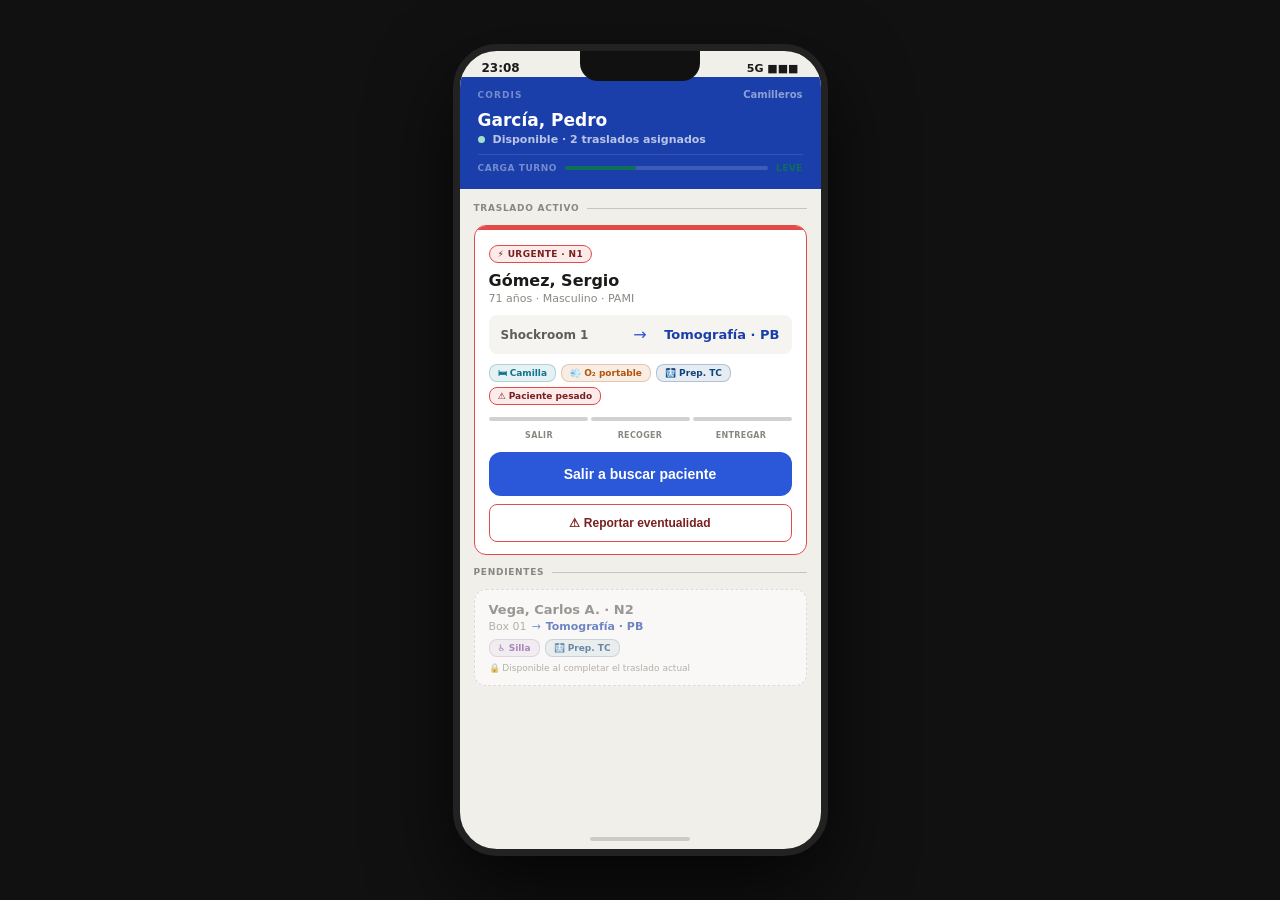
<file: camilleros-mobile.html>
<!DOCTYPE html>
<html lang="es">
<head>
<meta charset="UTF-8">
<meta name="viewport" content="width=device-width, initial-scale=1.0">
<title>App Camilleros · Cordis · Zenoxia</title>
<style>
/* ═══════════════════════════════════════════
   CORDIS · Design Tokens v2.0
═══════════════════════════════════════════ */
:root {

  /* ─────────────────────────────────────────────────────────────
     1. PRIMARIO — Azul royal
     Branding Zenoxia. Kairos y Cordis comparten estos valores.
  ───────────────────────────────────────────────────────────── */
  --p-light: #EBF2FF;   /* fills, fondos de badge, card activa       */
  --p-mid:   #A3C0F8;   /* bordes de badge, separadores              */
  --p:       #2B57D9;   /* botones, íconos primarios, links activos  */
  --p-dark:  #1A3FAA;   /* topbar, logo, nav activo, texto activo    */

  /* ─────────────────────────────────────────────────────────────
     2. NEUTROS — Fondos, texto, bordes
  ───────────────────────────────────────────────────────────── */
  --bg:   #ffffff;              /* cards, modales, panels              */
  --bg2:  #f5f4f0;              /* inputs, fondos de sección, filas    */
  --bg3:  #f0efea;              /* fondo del body                      */
  --txt:  #1a1a18;              /* texto principal                     */
  --txt2: #5f5e5a;              /* texto secundario                    */
  --txt3: #888780;              /* labels, placeholders, tertiary      */
  --brd:  rgba(0,0,0,0.10);    /* borde sutil                         */
  --brd2: rgba(0,0,0,0.18);    /* borde medio — inputs, énfasis       */

  /* ─────────────────────────────────────────────────────────────
     3. SEMÁNTICOS — Estados del sistema
     Uso genérico en toda la plataforma.
     Para estados específicos de dominio, usar secciones 4–9.
  ───────────────────────────────────────────────────────────── */

  --s-ok:     #0F6E56;   /* confirmado, validado, completado          */
  --s-ok-l:   #E1F5EE;   /* fondo badge OK                            */
  --s-ok-m:   #9FE1CB;   /* borde badge OK                            */

  --s-warn:   #633806;   /* pendiente, atención leve                  */
  --s-warn-l: #FAEEDA;   /* fondo badge WARN                          */
  --s-warn-m: #EF9F27;   /* borde / ícono badge WARN                  */

  --s-err:    #791F1F;   /* bloqueante, alergia, crítico              */
  --s-err-l:  #FCEBEB;   /* fondo badge ERR                           */
  --s-err-m:  #E24B4A;   /* borde / ícono badge ERR                   */

  --s-info:   #0C447C;   /* informativo neutro, estado secundario     */
  --s-info-l: #E6F1FB;   /* fondo badge INFO                          */
  --s-info-m: #B5D4F4;   /* borde badge INFO                          */

  /* ─────────────────────────────────────────────────────────────
     4. TRIAGE — Colores por nivel de prioridad clínica
     Solo para Cordis (Guardia). Kairos no usa triage.
     Convención: --tN = texto/ícono · --tN-l = fondo · --tN-brd = borde
  ───────────────────────────────────────────────────────────── */

  --t1:     #C0392B;                    /* N1 Resucitación — Rojo       */
  --t1-l:   rgba(192, 57, 43, 0.10);
  --t1-brd: rgba(192, 57, 43, 0.25);

  --t2:     #D4680A;                    /* N2 Emergencia — Naranja      */
  --t2-l:   rgba(212, 104, 10, 0.10);
  --t2-brd: rgba(212, 104, 10, 0.25);

  --t3:     #A07C00;                    /* N3 Urgencia — Amarillo osc.  */
  --t3-l:   rgba(160, 124, 0, 0.10);
  --t3-brd: rgba(160, 124, 0, 0.25);

  --t4:     #2E7D4F;                    /* N4 Menor — Verde             */
  --t4-l:   rgba(46, 125, 79, 0.10);
  --t4-brd: rgba(46, 125, 79, 0.25);

  --t5:     #1565A8;                    /* N5 No urgente — Azul         */
  --t5-l:   rgba(21, 101, 168, 0.10);
  --t5-brd: rgba(21, 101, 168, 0.25);

  /* ─────────────────────────────────────────────────────────────
     5. ESTADOS DE CAMA — Ciclo hotelero
     Kairos: habitaciones prequirúrgicas y recuperación.
     Cordis: boxes de guardia.
     Convención: base (texto/ícono) · -l (fondo) · -m (borde)
  ───────────────────────────────────────────────────────────── */

  --cama-libre:    #0F6E56;   --cama-libre-l:    #E1F5EE;   --cama-libre-m:    #9FE1CB;
  --cama-ocup:     #1A3FAA;   --cama-ocup-l:     #EBF2FF;   --cama-ocup-m:     #A3C0F8;
  --cama-alta:     #7B3FA0;   --cama-alta-l:     #F3E8FF;   --cama-alta-m:     #C9A0E0;
  --cama-limp:     #B45309;   --cama-limp-l:     #FEF3C7;   --cama-limp-m:     #FCD34D;
  --cama-lista:    #0E7490;   --cama-lista-l:    #E0F7FA;   --cama-lista-m:    #67E8F9;
  --cama-bloq:     #4B4B4B;   --cama-bloq-l:     #F0F0F0;   --cama-bloq-m:     #AAAAAA;

  /* ─────────────────────────────────────────────────────────────
     6. ESTADOS DE EQUIPO — Equipamiento médico
     Cordis Imágenes: estado de TC, RM, sala de rayos, etc.
     Convención: base · -l (fondo) · -m (borde)
  ───────────────────────────────────────────────────────────── */

  --eq-libre:   #0F6E56;   --eq-libre-l:   #E1F5EE;   --eq-libre-m:   #9FE1CB;
  --eq-uso:     #2B57D9;   --eq-uso-l:     #EBF2FF;   --eq-uso-m:     #A3C0F8;
  --eq-limp:    #B45309;   --eq-limp-l:    #FEF3C7;   --eq-limp-m:    #FCD34D;
  --eq-fuera:   #4B4B4B;   --eq-fuera-l:   #F0F0F0;   --eq-fuera-m:   #AAAAAA;

  /* ─────────────────────────────────────────────────────────────
     7. TRASLADOS — Cola dinámica de camilleros
     Kairos y Cordis Camilleros.
     Estados del ciclo de vida de un traslado.
     Convención: base · -l (fondo) · -m (borde)
  ───────────────────────────────────────────────────────────── */

  --tr-pend:    #633806;   --tr-pend-l:    #FAEEDA;   --tr-pend-m:    #EF9F27;
  --tr-asig:    #0C447C;   --tr-asig-l:    #E6F1FB;   --tr-asig-m:    #B5D4F4;
  --tr-curso:   #2B57D9;   --tr-curso-l:   #EBF2FF;   --tr-curso-m:   #A3C0F8;
  --tr-done:    #0F6E56;   --tr-done-l:    #E1F5EE;   --tr-done-m:    #9FE1CB;
  --tr-urg:     #791F1F;   --tr-urg-l:     #FCEBEB;   --tr-urg-m:     #E24B4A;

  /* ─────────────────────────────────────────────────────────────
     8. IDENTIFICACIÓN DE EQUIPAMIENTO — Tipo de camilla / recurso
     Color por tipo de equipo requerido en un traslado.
     Solo valor base (sin -l/-m) — uso decorativo, no semántico.
  ───────────────────────────────────────────────────────────── */

  --equip-silla:    #7B3FA0;   /* silla de ruedas                     */
  --equip-camilla:  #0E7490;   /* camilla estándar o con barandas     */
  --equip-oxigeno:  #B45309;   /* O₂ portátil                         */
  --equip-tc:       #0C447C;   /* traslado a TC                       */
  --equip-rm:       #791F1F;   /* traslado a RM                       */

  /* ─────────────────────────────────────────────────────────────
     8B. CARGA LABORAL — Nivel de carga por operador
     Usado en paneles de coordinación (camilleros, enfermeros).
     Convención: base · -l (fondo badge)
  ───────────────────────────────────────────────────────────── */

  --carga-leve:     #0F6E56;   --carga-leve-l:    #E1F5EE;
  --carga-mod:      #A07C00;   --carga-mod-l:     #FEF9E0;
  --carga-alta:     #D4680A;   --carga-alta-l:    #FEF3C7;
  --carga-limite:   #C0392B;   --carga-limite-l:  #FCEBEB;

  /* ─────────────────────────────────────────────────────────────
     9. WORKLIST — Estados de estudios de imágenes
     Cordis Imágenes: ciclo de vida de un estudio (TC, RM, Rx).
     Convención: base · -l (fondo)
  ───────────────────────────────────────────────────────────── */

  --ws-pending:     #888780;   --ws-pending-l:    #f0efea;
  --ws-executing:   #2B57D9;   --ws-executing-l:  #EBF2FF;
  --ws-approval:    #A07C00;   --ws-approval-l:   #FAEEDA;
  --ws-approved:    #0F6E56;   --ws-approved-l:   #E1F5EE;
  --ws-delivered:   #5f5e5a;   --ws-delivered-l:  #f5f4f0;

  /* ─────────────────────────────────────────────────────────────
     10. IA — Asistencia cognitiva
     Gradiente de degradado para indicar sugerencia de IA.
     Usar en bordes, backgrounds sutiles, no en texto.
     Siempre con indicación visible de que es sugerencia IA,
     nunca como decisión clínica autónoma (RN-04).
  ───────────────────────────────────────────────────────────── */

  --ai-from: #1A3FAA;   /* inicio del gradiente — azul profundo      */
  --ai-to:   #6366F1;   /* fin del gradiente — violeta               */

  /* ─────────────────────────────────────────────────────────────
     11. SLA — Tiempos de respuesta clínicos (minutos)
     Valores numéricos usados como thresholds, no como colores.
     Combinar con tokens de triage para colorear el estado SLA.
  ───────────────────────────────────────────────────────────── */

  --sla-n1:   0;     /* N1 Resucitación — atención inmediata         */
  --sla-n2:   15;    /* N2 Emergencia — ≤15 min                      */
  --sla-n3:   30;    /* N3 Urgencia — ≤30 min                        */
  --sla-n4:   120;   /* N4 Menor — ≤2 hs                             */
  --sla-n5:   240;   /* N5 No urgente — ≤4 hs                        */

  --sla-urg:    #791F1F;   --sla-urg-l:    #FCEBEB;   --sla-urg-m:    #E24B4A;
  --sla-amb:    #0C447C;   --sla-amb-l:    #E6F1FB;   --sla-amb-m:    #B5D4F4;

  /* ─────────────────────────────────────────────────────────────
     12. TIPOGRAFÍA
  ───────────────────────────────────────────────────────────── */

  --font-sans:  system-ui, -apple-system, sans-serif;
  --font-mono:  'Courier New', Courier, monospace;

  --text-2xs:  8px;
  --text-xs:   10px;
  --text-sm:   11px;
  --text-md:   13px;
  --text-lg:   15px;
  --text-xl:   18px;
  --text-2xl:  22px;
  --text-3xl:  28px;

  --fw-normal:   400;
  --fw-medium:   500;
  --fw-semibold: 600;
  --fw-bold:     700;
  --fw-black:    800;

  /* ─────────────────────────────────────────────────────────────
     13. ICONOGRAFÍA — SVG outline, stroke="currentColor"
     Referencia: <svg class="ki ki-md"><use href="#ki-nombre"/></svg>
  ───────────────────────────────────────────────────────────── */

  --icon-xs:  12px;
  --icon-sm:  14px;
  --icon-md:  18px;
  --icon-lg:  22px;
  --icon-xl:  32px;

  --icon-stroke-thin:   1.2px;
  --icon-stroke:        1.4px;
  --icon-stroke-medium: 1.6px;
  --icon-stroke-thick:  2px;

  /* ─────────────────────────────────────────────────────────────
     14. ESPACIADO Y RADIO
  ───────────────────────────────────────────────────────────── */

  --r-xs:   4px;
  --r:      8px;
  --r-lg:   12px;
  --r-xl:   16px;
  --r-full: 999px;

  --gap-xs: 4px;
  --gap-sm: 8px;
  --gap-md: 12px;
  --gap-lg: 16px;
  --gap-xl: 24px;

  --pad-xs: 6px 8px;
  --pad-sm: 8px 12px;
  --pad-md: 12px 16px;
  --pad-lg: 16px 20px;

}

*,*::before,*::after{box-sizing:border-box;margin:0;padding:0;}

body {
  font-family: system-ui,-apple-system,sans-serif;
  background: #111;
  min-height: 100vh;
  display: flex;
  align-items: center;
  justify-content: center;
  padding: 20px;
}

/* ── DEVICE SHELL ───────────────────────── */
.device {
  width: 375px;
  height: 812px;
  background: var(--bg3);
  border-radius: 44px;
  border: 7px solid #222;
  box-shadow: 0 32px 80px rgba(0,0,0,.7),
              inset 0 1px 0 rgba(255,255,255,.06);
  display: flex;
  flex-direction: column;
  overflow: hidden;
  position: relative;
  flex-shrink: 0;
}

.notch {
  position: absolute;
  top: 0; left: 50%;
  transform: translateX(-50%);
  width: 120px; height: 30px;
  background: #111;
  border-bottom-left-radius: 18px;
  border-bottom-right-radius: 18px;
  z-index: 20;
}

.status-bar {
  padding: 10px 22px 2px;
  display: flex;
  justify-content: space-between;
  align-items: center;
  font-size: 12px;
  font-weight: 700;
  color: var(--txt);
  flex-shrink: 0;
  z-index: 10;
}

/* ── PANTALLAS ──────────────────────────── */
.screen {
  flex: 1;
  overflow: hidden;
  display: flex;
  flex-direction: column;
  position: relative;
}

.pantalla {
  position: absolute;
  inset: 0;
  display: flex;
  flex-direction: column;
  overflow: hidden;
  opacity: 0;
  pointer-events: none;
  transition: opacity .25s ease;
}

.pantalla.activa {
  opacity: 1;
  pointer-events: all;
}

/* ── APP HEADER ─────────────────────────── */
.app-hdr {
  background: var(--p-dark);
  padding: 12px 18px 16px;
  flex-shrink: 0;
}

.app-hdr-top {
  display: flex;
  align-items: center;
  justify-content: space-between;
  margin-bottom: 10px;
}

.app-brand {
  font-size: 9px;
  font-weight: 800;
  letter-spacing: .12em;
  text-transform: uppercase;
  color: rgba(255,255,255,.4);
}

.app-modulo {
  font-size: 10px;
  font-weight: 700;
  color: rgba(255,255,255,.5);
}

.app-cam-nombre {
  font-size: 17px;
  font-weight: 800;
  color: #fff;
  margin-bottom: 3px;
}

.app-estado-row {
  display: flex;
  align-items: center;
  gap: 8px;
}

.app-estado-dot {
  width: 7px; height: 7px;
  border-radius: 50%;
  flex-shrink: 0;
}

.app-estado-txt {
  font-size: 11px;
  font-weight: 600;
  color: rgba(255,255,255,.7);
}

/* Carga del turno en header */
.app-carga-row {
  display: flex;
  align-items: center;
  gap: 8px;
  margin-top: 8px;
  padding-top: 8px;
  border-top: 1px solid rgba(255,255,255,.1);
}

.app-carga-label {
  font-size: 9px;
  font-weight: 700;
  text-transform: uppercase;
  letter-spacing: .06em;
  color: rgba(255,255,255,.4);
  white-space: nowrap;
}

.app-carga-track {
  flex: 1;
  height: 4px;
  background: rgba(255,255,255,.15);
  border-radius: 2px;
  overflow: hidden;
}

.app-carga-fill {
  height: 100%;
  border-radius: 2px;
  transition: width .4s ease;
}

.app-carga-val {
  font-size: 9px;
  font-weight: 800;
  text-transform: uppercase;
  letter-spacing: .04em;
  white-space: nowrap;
}

/* ── SCROLL AREA ────────────────────────── */
.mob-scroll {
  flex: 1;
  overflow-y: auto;
  -webkit-overflow-scrolling: touch;
  padding: 12px 14px;
  display: flex;
  flex-direction: column;
  gap: 10px;
}

/* ── SECTION LABEL ──────────────────────── */
.sec-lbl {
  font-size: 9px;
  font-weight: 800;
  text-transform: uppercase;
  letter-spacing: .08em;
  color: var(--txt3);
  padding: 2px 0;
  display: flex;
  align-items: center;
  gap: 8px;
}

.sec-lbl::after {
  content: '';
  flex: 1;
  height: 1px;
  background: var(--brd2);
}

/* ── TRASLADO CARD ──────────────────────── */
.mob-tr {
  background: var(--bg);
  border: 1.5px solid var(--brd);
  border-radius: var(--r-lg);
  overflow: hidden;
}

.mob-tr.urgente {
  border-color: var(--s-err-m);
}

.mob-tr.completado {
  opacity: .55;
}

.mob-tr-barra {
  height: 4px;
  width: 100%;
}

.mob-tr.urgente .mob-tr-barra {
  animation: blinkbar .9s infinite;
}

@keyframes blinkbar {
  0%,100%{opacity:1;}50%{opacity:.3;}
}

.mob-tr-body {
  padding: 12px 14px;
}

/* Badge de urgencia/estado */
.tr-badge {
  display: inline-flex;
  align-items: center;
  gap: 4px;
  font-size: 9px;
  font-weight: 800;
  padding: 3px 8px;
  border-radius: 10px;
  text-transform: uppercase;
  letter-spacing: .04em;
  margin-bottom: 8px;
}

/* Nombre del paciente */
.tr-nombre {
  font-size: 16px;
  font-weight: 800;
  color: var(--txt);
  margin-bottom: 2px;
  line-height: 1.2;
}

.tr-meta {
  font-size: 11px;
  color: var(--txt3);
  margin-bottom: 10px;
}

/* Ruta */
.tr-ruta {
  display: flex;
  align-items: center;
  gap: 8px;
  padding: 10px 12px;
  background: var(--bg2);
  border-radius: var(--r);
  margin-bottom: 10px;
}

.tr-ruta-from {
  font-size: 12px;
  font-weight: 700;
  color: var(--txt2);
  flex: 1;
}

.tr-ruta-arrow {
  font-size: 16px;
  color: var(--p);
  flex-shrink: 0;
}

.tr-ruta-to {
  font-size: 13px;
  font-weight: 800;
  color: var(--p-dark);
  flex: 1;
  text-align: right;
}

/* Equipamiento */
.tr-equipo {
  display: flex;
  gap: 5px;
  flex-wrap: wrap;
  margin-bottom: 12px;
}

.chip {
  font-size: 9px;
  font-weight: 700;
  padding: 3px 8px;
  border-radius: 8px;
  border: 1px solid transparent;
  display: flex;
  align-items: center;
  gap: 3px;
}

.cs  {background:rgba(123,63,160,.1);color:var(--equip-silla);  border-color:rgba(123,63,160,.25);}
.cc  {background:rgba(14,116,144,.1); color:var(--equip-camilla);border-color:rgba(14,116,144,.25);}
.co  {background:rgba(180,83,9,.1);   color:var(--equip-oxigeno);border-color:rgba(180,83,9,.25);}
.ctc {background:rgba(12,68,124,.1);  color:var(--equip-tc);     border-color:rgba(12,68,124,.25);}
.crm {background:rgba(121,31,31,.1);  color:var(--equip-rm);     border-color:rgba(121,31,31,.25);}
.cpes{background:var(--s-err-l);      color:var(--s-err);     border-color:var(--s-err-m);}

/* Steps de progreso */
.tr-steps {
  display: flex;
  gap: 3px;
  margin-bottom: 10px;
}

.tr-step {
  flex: 1;
  height: 4px;
  border-radius: 2px;
  background: var(--brd2);
  transition: background .3s;
}

.tr-step.done   { background: var(--s-ok); }
.tr-step.active { background: var(--p); }

.tr-step-labels {
  display: flex;
  justify-content: space-between;
  margin-bottom: 12px;
}

.tr-step-lbl {
  font-size: 8px;
  font-weight: 700;
  color: var(--txt3);
  text-transform: uppercase;
  letter-spacing: .04em;
  flex: 1;
  text-align: center;
}

.tr-step-lbl.done   { color: var(--s-ok); }
.tr-step-lbl.active { color: var(--p); }

/* Botón de acción principal */
.btn-accion {
  width: 100%;
  padding: 14px;
  border: none;
  border-radius: var(--r-lg);
  font-size: 14px;
  font-weight: 800;
  cursor: pointer;
  transition: .15s;
  display: flex;
  align-items: center;
  justify-content: center;
  gap: 8px;
  margin-bottom: 8px;
}

.ba-salir    { background: var(--p);        color: #fff; }
.ba-salir:active { background: var(--p-dark); }
.ba-llegue   { background: var(--s-warn-m); color: #fff; }
.ba-llegue:active { opacity: .85; }
.ba-entregue { background: var(--s-ok);     color: #fff; }
.ba-entregue:active { opacity: .85; }
.ba-done     { background: var(--bg2);      color: var(--txt3);
               border: 1px solid var(--brd2); cursor: default; }

/* Botón de problema */
.btn-problema {
  width: 100%;
  padding: 11px;
  border: 1.5px solid var(--s-err-m);
  border-radius: var(--r);
  background: transparent;
  color: var(--s-err);
  font-size: 12px;
  font-weight: 700;
  cursor: pointer;
  transition: .15s;
  display: flex;
  align-items: center;
  justify-content: center;
  gap: 6px;
}

.btn-problema:hover {
  background: var(--s-err-l);
}

/* ── TRASLADO PENDIENTE ─────────────────── */
.mob-tr-pend {
  background: var(--bg);
  border: 1.5px dashed var(--brd2);
  border-radius: var(--r-lg);
  padding: 12px 14px;
  opacity: .6;
}

.mtp-nombre {
  font-size: 13px;
  font-weight: 700;
  color: var(--txt2);
  margin-bottom: 3px;
}

.mtp-ruta {
  font-size: 11px;
  color: var(--txt3);
  display: flex;
  align-items: center;
  gap: 5px;
}

.mtp-lock {
  font-size: 9px;
  color: var(--txt3);
  margin-top: 6px;
  display: flex;
  align-items: center;
  gap: 4px;
}

/* ── MODAL DE PROBLEMA ──────────────────── */
.modal-overlay {
  position: absolute;
  inset: 0;
  background: rgba(0,0,0,.6);
  display: none;
  align-items: flex-end;
  justify-content: center;
  z-index: 100;
  padding-bottom: 0;
}

.modal-overlay.open {
  display: flex;
}

.modal-sheet {
  background: var(--bg);
  border-radius: 24px 24px 0 0;
  padding: 20px 18px 32px;
  width: 100%;
  max-height: 75%;
  overflow-y: auto;
  display: flex;
  flex-direction: column;
  gap: 10px;
}

.modal-handle {
  width: 40px; height: 4px;
  border-radius: 2px;
  background: var(--brd2);
  margin: 0 auto 12px;
}

.modal-title {
  font-size: 15px;
  font-weight: 800;
  color: var(--txt);
  margin-bottom: 4px;
}

.modal-sub {
  font-size: 12px;
  color: var(--txt2);
  margin-bottom: 8px;
  line-height: 1.5;
}

.problema-opt {
  display: flex;
  align-items: center;
  gap: 10px;
  padding: 12px 14px;
  border: 1.5px solid var(--brd2);
  border-radius: var(--r-lg);
  cursor: pointer;
  transition: .15s;
  font-size: 13px;
  font-weight: 600;
  color: var(--txt);
}

.problema-opt:hover,
.problema-opt.sel {
  border-color: var(--s-err-m);
  background: var(--s-err-l);
  color: var(--s-err);
}

.problema-opt-icon {
  font-size: 18px;
  flex-shrink: 0;
}

.problema-libre {
  width: 100%;
  padding: 12px 14px;
  border: 1.5px solid var(--brd2);
  border-radius: var(--r-lg);
  font-size: 13px;
  font-family: inherit;
  color: var(--txt);
  background: var(--bg);
  resize: none;
  min-height: 70px;
}

.problema-libre:focus {
  outline: none;
  border-color: var(--s-err-m);
}

.btn-confirmar-problema {
  width: 100%;
  padding: 14px;
  border: none;
  border-radius: var(--r-lg);
  background: var(--s-err);
  color: #fff;
  font-size: 14px;
  font-weight: 800;
  cursor: pointer;
  margin-top: 4px;
}

.btn-cancelar {
  width: 100%;
  padding: 12px;
  border: 1px solid var(--brd2);
  border-radius: var(--r-lg);
  background: transparent;
  color: var(--txt2);
  font-size: 13px;
  font-weight: 600;
  cursor: pointer;
}

/* ── PANTALLA COMPLETADO ─────────────────── */
.completado-hero {
  flex: 1;
  display: flex;
  flex-direction: column;
  align-items: center;
  justify-content: center;
  padding: 32px 24px;
  text-align: center;
  gap: 12px;
}

.completado-icon {
  width: 72px; height: 72px;
  border-radius: 50%;
  background: var(--s-ok-l);
  border: 3px solid var(--s-ok-m);
  display: flex;
  align-items: center;
  justify-content: center;
  font-size: 32px;
  margin-bottom: 8px;
}

.completado-title {
  font-size: 20px;
  font-weight: 800;
  color: var(--txt);
}

.completado-sub {
  font-size: 13px;
  color: var(--txt2);
  line-height: 1.6;
  max-width: 260px;
}

.completado-tag {
  background: var(--s-ok-l);
  border: 1px solid var(--s-ok-m);
  color: var(--s-ok);
  font-size: 11px;
  font-weight: 700;
  padding: 5px 14px;
  border-radius: 20px;
}

/* Home indicator */
.home-ind {
  width: 100px; height: 4px;
  border-radius: 2px;
  background: rgba(0,0,0,.15);
  margin: 6px auto 8px;
  flex-shrink: 0;
}
</style>
</head>
<body>

<div class="device">
  <div class="notch"></div>

  <!-- Status bar -->
  <div class="status-bar">
    <span id="hora">--:--</span>
    <span style="font-size:11px;">5G ■■■</span>
  </div>

  <div class="screen">

    <!-- ══════════════════════════════════
         PANTALLA PRINCIPAL
    ══════════════════════════════════ -->
    <div class="pantalla activa" id="p-main">

      <!-- Header del camillero -->
      <div class="app-hdr">
        <div class="app-hdr-top">
          <span class="app-brand">Cordis</span>
          <span class="app-modulo">Camilleros</span>
        </div>
        <div class="app-cam-nombre">García, Pedro</div>
        <div class="app-estado-row">
          <div class="app-estado-dot" id="estado-dot" style="background:var(--s-ok-m);animation:blink 2s infinite;"></div>
          <span class="app-estado-txt" id="estado-txt">Disponible · 2 traslados asignados</span>
        </div>
        <div class="app-carga-row">
          <span class="app-carga-label">Carga turno</span>
          <div class="app-carga-track">
            <div class="app-carga-fill" id="carga-fill" style="width:35%;background:var(--carga-leve);"></div>
          </div>
          <span class="app-carga-val" id="carga-val" style="color:var(--carga-leve);">Leve</span>
        </div>
      </div>

      <div class="mob-scroll">

        <!-- ── TRASLADO ACTIVO (URGENTE) ── -->
        <div class="sec-lbl">Traslado activo</div>

        <div class="mob-tr urgente" id="tr-activo">
          <div class="mob-tr-barra" id="tr-barra" style="background:var(--s-err-m);"></div>
          <div class="mob-tr-body">

            <span class="tr-badge" id="tr-badge"
              style="background:var(--s-err-l);color:var(--s-err);border:1px solid var(--s-err-m);">
              ⚡ Urgente · N1
            </span>

            <div class="tr-nombre">Gómez, Sergio</div>
            <div class="tr-meta">71 años · Masculino · PAMI</div>

            <div class="tr-ruta">
              <span class="tr-ruta-from">Shockroom 1</span>
              <span class="tr-ruta-arrow">→</span>
              <span class="tr-ruta-to">Tomografía · PB</span>
            </div>

            <div class="tr-equipo">
              <span class="chip cc">🛏 Camilla</span>
              <span class="chip co">💨 O₂ portable</span>
              <span class="chip ctc">🩻 Prep. TC</span>
              <span class="chip cpes">⚠ Paciente pesado</span>
            </div>

            <!-- Steps -->
            <div class="tr-steps" id="tr-steps">
              <div class="tr-step" id="step-1"></div>
              <div class="tr-step" id="step-2"></div>
              <div class="tr-step" id="step-3"></div>
            </div>
            <div class="tr-step-labels">
              <span class="tr-step-lbl" id="lbl-1">Salir</span>
              <span class="tr-step-lbl" id="lbl-2">Recoger</span>
              <span class="tr-step-lbl" id="lbl-3">Entregar</span>
            </div>

            <!-- Botón de acción -->
            <button class="btn-accion ba-salir" id="btn-accion" onclick="avanzar()">
              Salir a buscar paciente
            </button>

            <!-- Reportar problema -->
            <button class="btn-problema" id="btn-problema" onclick="abrirProblema()">
              ⚠ Reportar eventualidad
            </button>

          </div>
        </div>

        <!-- ── TRASLADOS PENDIENTES ── -->
        <div class="sec-lbl">Pendientes</div>

        <div class="mob-tr-pend">
          <div class="mtp-nombre">Vega, Carlos A. · N2</div>
          <div class="mtp-ruta">
            <span>Box 01</span>
            <span style="color:var(--p);">→</span>
            <span style="font-weight:700;color:var(--p-dark);">Tomografía · PB</span>
          </div>
          <div class="tr-equipo" style="margin-top:6px;margin-bottom:0;">
            <span class="chip cs">♿ Silla</span>
            <span class="chip ctc">🩻 Prep. TC</span>
          </div>
          <div class="mtp-lock">🔒 Disponible al completar el traslado actual</div>
        </div>

      </div>

      <!-- Modal de problema -->
      <div class="modal-overlay" id="modal-problema">
        <div class="modal-sheet">
          <div class="modal-handle"></div>
          <div class="modal-title">Reportar eventualidad</div>
          <div class="modal-sub">Seleccioná el motivo. Se notificará inmediatamente a la coordinación.</div>

          <div class="problema-opt" onclick="selProblema(this)">
            <span class="problema-opt-icon">📍</span>
            <span>Paciente no está en el lugar indicado</span>
          </div>
          <div class="problema-opt" onclick="selProblema(this)">
            <span class="problema-opt-icon">💪</span>
            <span>Necesito asistencia — paciente muy pesado</span>
          </div>
          <div class="problema-opt" onclick="selProblema(this)">
            <span class="problema-opt-icon">🚨</span>
            <span>Paciente en mal estado — requiere atención médica</span>
          </div>
          <div class="problema-opt" onclick="selProblema(this)">
            <span class="problema-opt-icon">🪑</span>
            <span>Equipo no disponible (silla/camilla)</span>
          </div>
          <div class="problema-opt" onclick="selProblema(this)">
            <span class="problema-opt-icon">📝</span>
            <span>Otro motivo</span>
          </div>

          <textarea class="problema-libre" id="problema-libre"
            placeholder="Detalle adicional (opcional)..."></textarea>

          <button class="btn-confirmar-problema" onclick="confirmarProblema()">
            Enviar reporte a coordinación
          </button>
          <button class="btn-cancelar" onclick="cerrarProblema()">
            Cancelar
          </button>
        </div>
      </div>

    </div>

    <!-- ══════════════════════════════════
         PANTALLA DE COMPLETADO
    ══════════════════════════════════ -->
    <div class="pantalla" id="p-completado">
      <div class="app-hdr">
        <div class="app-hdr-top">
          <span class="app-brand">Cordis</span>
          <span class="app-modulo">Camilleros</span>
        </div>
        <div class="app-cam-nombre">García, Pedro</div>
        <div class="app-estado-row">
          <div class="app-estado-dot" style="background:var(--s-ok-m);"></div>
          <span class="app-estado-txt">Disponible · Traslado completado</span>
        </div>
      </div>

      <div class="completado-hero">
        <div class="completado-icon">✓</div>
        <div class="completado-title">Traslado completado</div>
        <div class="completado-sub">
          Gómez, Sergio fue entregado en <strong>Tomografía · PB</strong>.<br>
          La coordinación fue notificada automáticamente.
        </div>
        <span class="completado-tag">✓ Registrado · Cordis Engine</span>

        <div style="width:100%;margin-top:16px;background:var(--bg);border:1px solid var(--brd);border-radius:var(--r-lg);padding:14px;">
          <div style="font-size:9px;font-weight:700;text-transform:uppercase;letter-spacing:.07em;color:var(--txt3);margin-bottom:10px;">Próximo traslado</div>
          <div style="font-size:14px;font-weight:800;color:var(--txt);margin-bottom:3px;">Vega, Carlos A. · N2</div>
          <div style="font-size:11px;color:var(--txt3);margin-bottom:8px;">Box 01 → Tomografía · PB</div>
          <div style="display:flex;gap:5px;flex-wrap:wrap;margin-bottom:10px;">
            <span class="chip cs">♿ Silla</span>
            <span class="chip ctc">🩻 Prep. TC</span>
          </div>
          <button class="btn-accion ba-salir" onclick="irA('p-main')" style="margin-bottom:0;">
            Ir al próximo traslado →
          </button>
        </div>
      </div>
    </div>

    <!-- ══════════════════════════════════
         PANTALLA DE PROBLEMA REPORTADO
    ══════════════════════════════════ -->
    <div class="pantalla" id="p-problema-enviado">
      <div class="app-hdr" style="background:var(--s-err);">
        <div class="app-hdr-top">
          <span class="app-brand">Cordis</span>
          <span class="app-modulo">Eventualidad</span>
        </div>
        <div class="app-cam-nombre">Reporte enviado</div>
        <div class="app-estado-row">
          <div class="app-estado-dot" style="background:rgba(255,255,255,.5);"></div>
          <span class="app-estado-txt">Coordinación notificada · Traslado en pausa</span>
        </div>
      </div>

      <div class="completado-hero">
        <div class="completado-icon" style="background:var(--s-err-l);border-color:var(--s-err-m);">⚠</div>
        <div class="completado-title">Eventualidad reportada</div>
        <div class="completado-sub">
          Tu reporte fue enviado a la coordinación. El traslado quedó en pausa hasta nueva instrucción.
        </div>
        <span class="completado-tag" style="background:var(--s-err-l);border-color:var(--s-err-m);color:var(--s-err);">
          Coordinación notificada · Cordis Engine
        </span>

        <div style="width:100%;margin-top:16px;background:var(--bg);border:1px solid var(--brd);border-radius:var(--r-lg);padding:14px;text-align:left;">
          <div style="font-size:10px;font-weight:700;color:var(--txt3);margin-bottom:6px;text-transform:uppercase;letter-spacing:.06em;">Instrucciones</div>
          <div style="font-size:13px;color:var(--txt);line-height:1.6;">Esperá en el lugar. La coordinación te contactará por este medio o por radio en los próximos minutos.</div>
        </div>

        <button class="btn-accion ba-salir" onclick="irA('p-main')" style="width:100%;margin-top:8px;">
          Volver al inicio
        </button>
      </div>
    </div>

  </div>

  <div class="home-ind"></div>
</div>

<script>
/* ── RELOJ ───────────────────────────────── */
function tick() {
  const n = new Date();
  document.getElementById('hora').textContent =
    [n.getHours(), n.getMinutes()].map(v => String(v).padStart(2,'0')).join(':');
}
tick(); setInterval(tick, 10000);

/* ── NAVEGACIÓN ─────────────────────────── */
function irA(id) {
  document.querySelectorAll('.pantalla').forEach(p => p.classList.remove('activa'));
  const t = document.getElementById(id);
  if (t) t.classList.add('activa');
}

/* ── FLUJO DE TRASLADO ──────────────────── */
const PASOS = [
  {
    boton: 'Salir a buscar paciente',
    clase: 'ba-salir',
    steps: [0, 0, 0],
    lbls:  [0, 0, 0],
    badge: null,
    carga: null,
  },
  {
    boton: 'Llegué · Recogiendo paciente',
    clase: 'ba-llegue',
    steps: [1, 0, 0],
    lbls:  [1, 0, 0],
    badge: null,
    carga: null,
  },
  {
    boton: 'Paciente entregado ✓',
    clase: 'ba-entregue',
    steps: [1, 1, 0],
    lbls:  [1, 1, 0],
    badge: null,
    carga: null,
  },
];

let paso = 0;

function avanzar() {
  if (paso >= PASOS.length - 1) {
    // Completado — ir a pantalla de completado
    irA('p-completado');
    return;
  }

  paso++;
  const p = PASOS[paso];

  // Botón
  const btn = document.getElementById('btn-accion');
  btn.textContent = p.boton;
  btn.className   = `btn-accion ${p.clase}`;

  // Steps
  ['step-1','step-2','step-3'].forEach((sid, i) => {
    const el = document.getElementById(sid);
    el.className = 'tr-step';
    if (p.steps[i] === 1) el.classList.add('done');
    else if (i === paso - 1) el.classList.add('active');
  });

  // Labels
  ['lbl-1','lbl-2','lbl-3'].forEach((lid, i) => {
    const el = document.getElementById(lid);
    el.className = 'tr-step-lbl';
    if (p.steps[i] === 1) el.classList.add('done');
    else if (i === paso - 1) el.classList.add('active');
  });

  // Al salir — quitar urgencia visual, actualizar estado header
  if (paso === 1) {
    document.getElementById('tr-activo').classList.remove('urgente');
    document.getElementById('tr-barra').style.animation = 'none';
    document.getElementById('tr-barra').style.background = 'var(--p)';
    document.getElementById('tr-badge').style.background = 'var(--p-light)';
    document.getElementById('tr-badge').style.color = 'var(--p-dark)';
    document.getElementById('tr-badge').style.borderColor = 'var(--p-mid)';
    document.getElementById('tr-badge').textContent = '▶ En traslado · N1';
    document.getElementById('estado-txt').textContent = 'En traslado · Gómez → Tomografía';
    document.getElementById('estado-dot').style.background = 'var(--p-mid)';
    // Actualizar carga
    document.getElementById('carga-fill').style.width = '55%';
    document.getElementById('carga-fill').style.background = 'var(--carga-mod)';
    document.getElementById('carga-val').textContent = 'Moderada';
    document.getElementById('carga-val').style.color = 'var(--carga-mod)';
  }
}

/* ── MODAL DE PROBLEMA ──────────────────── */
let problemaSeleccionado = null;

function abrirProblema() {
  document.getElementById('modal-problema').classList.add('open');
}

function cerrarProblema() {
  document.getElementById('modal-problema').classList.remove('open');
  document.querySelectorAll('.problema-opt').forEach(o => o.classList.remove('sel'));
  document.getElementById('problema-libre').value = '';
  problemaSeleccionado = null;
}

function selProblema(el) {
  document.querySelectorAll('.problema-opt').forEach(o => o.classList.remove('sel'));
  el.classList.add('sel');
  problemaSeleccionado = el.querySelector('span:last-child').textContent;
}

function confirmarProblema() {
  if (!problemaSeleccionado) {
    document.querySelectorAll('.problema-opt')[0].classList.add('sel');
    problemaSeleccionado = document.querySelectorAll('.problema-opt')[0]
      .querySelector('span:last-child').textContent;
  }
  cerrarProblema();
  irA('p-problema-enviado');
}
</script>

</body>
</html>
</file>
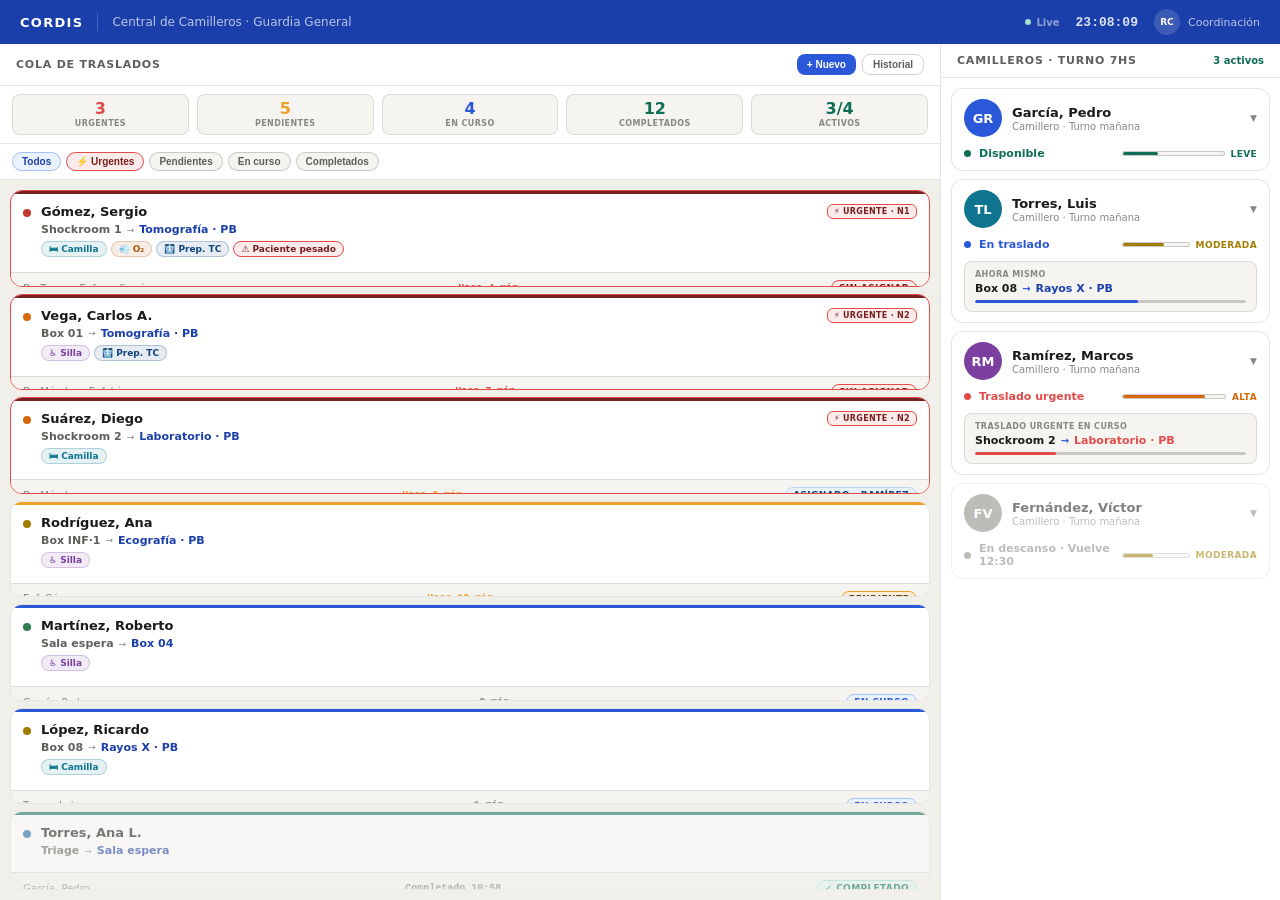
<file: central-camilleros.html>
<!DOCTYPE html>
<html lang="es">
<head>
<meta charset="UTF-8">
<meta name="viewport" content="width=device-width, initial-scale=1.0">
<title>Central de Camilleros · Cordis · Zenoxia</title>
<style>
:root {

  /* ─────────────────────────────────────────────────────────────
     1. PRIMARIO — Azul royal
     Branding Zenoxia. Kairos y Cordis comparten estos valores.
  ───────────────────────────────────────────────────────────── */
  --p-light: #EBF2FF;   /* fills, fondos de badge, card activa       */
  --p-mid:   #A3C0F8;   /* bordes de badge, separadores              */
  --p:       #2B57D9;   /* botones, íconos primarios, links activos  */
  --p-dark:  #1A3FAA;   /* topbar, logo, nav activo, texto activo    */

  /* ─────────────────────────────────────────────────────────────
     2. NEUTROS — Fondos, texto, bordes
  ───────────────────────────────────────────────────────────── */
  --bg:   #ffffff;              /* cards, modales, panels              */
  --bg2:  #f5f4f0;              /* inputs, fondos de sección, filas    */
  --bg3:  #f0efea;              /* fondo del body                      */
  --txt:  #1a1a18;              /* texto principal                     */
  --txt2: #5f5e5a;              /* texto secundario                    */
  --txt3: #888780;              /* labels, placeholders, tertiary      */
  --brd:  rgba(0,0,0,0.10);    /* borde sutil                         */
  --brd2: rgba(0,0,0,0.18);    /* borde medio — inputs, énfasis       */

  /* ─────────────────────────────────────────────────────────────
     3. SEMÁNTICOS — Estados del sistema
     Uso genérico en toda la plataforma.
     Para estados específicos de dominio, usar secciones 4–9.
  ───────────────────────────────────────────────────────────── */

  --s-ok:     #0F6E56;   /* confirmado, validado, completado          */
  --s-ok-l:   #E1F5EE;   /* fondo badge OK                            */
  --s-ok-m:   #9FE1CB;   /* borde badge OK                            */

  --s-warn:   #633806;   /* pendiente, atención leve                  */
  --s-warn-l: #FAEEDA;   /* fondo badge WARN                          */
  --s-warn-m: #EF9F27;   /* borde / ícono badge WARN                  */

  --s-err:    #791F1F;   /* bloqueante, alergia, crítico              */
  --s-err-l:  #FCEBEB;   /* fondo badge ERR                           */
  --s-err-m:  #E24B4A;   /* borde / ícono badge ERR                   */

  --s-info:   #0C447C;   /* informativo neutro, estado secundario     */
  --s-info-l: #E6F1FB;   /* fondo badge INFO                          */
  --s-info-m: #B5D4F4;   /* borde badge INFO                          */

  /* ─────────────────────────────────────────────────────────────
     4. TRIAGE — Colores por nivel de prioridad clínica
     Solo para Cordis (Guardia). Kairos no usa triage.
     Convención: --tN = texto/ícono · --tN-l = fondo · --tN-brd = borde
  ───────────────────────────────────────────────────────────── */

  --t1:     #C0392B;                    /* N1 Resucitación — Rojo       */
  --t1-l:   rgba(192, 57, 43, 0.10);
  --t1-brd: rgba(192, 57, 43, 0.25);

  --t2:     #D4680A;                    /* N2 Emergencia — Naranja      */
  --t2-l:   rgba(212, 104, 10, 0.10);
  --t2-brd: rgba(212, 104, 10, 0.25);

  --t3:     #A07C00;                    /* N3 Urgencia — Amarillo osc.  */
  --t3-l:   rgba(160, 124, 0, 0.10);
  --t3-brd: rgba(160, 124, 0, 0.25);

  --t4:     #2E7D4F;                    /* N4 Menor — Verde             */
  --t4-l:   rgba(46, 125, 79, 0.10);
  --t4-brd: rgba(46, 125, 79, 0.25);

  --t5:     #1565A8;                    /* N5 No urgente — Azul         */
  --t5-l:   rgba(21, 101, 168, 0.10);
  --t5-brd: rgba(21, 101, 168, 0.25);

  /* ─────────────────────────────────────────────────────────────
     5. ESTADOS DE CAMA — Ciclo hotelero
     Kairos: habitaciones prequirúrgicas y recuperación.
     Cordis: boxes de guardia.
     Convención: base (texto/ícono) · -l (fondo) · -m (borde)
  ───────────────────────────────────────────────────────────── */

  --cama-libre:    #0F6E56;   --cama-libre-l:    #E1F5EE;   --cama-libre-m:    #9FE1CB;
  --cama-ocup:     #1A3FAA;   --cama-ocup-l:     #EBF2FF;   --cama-ocup-m:     #A3C0F8;
  --cama-alta:     #7B3FA0;   --cama-alta-l:     #F3E8FF;   --cama-alta-m:     #C9A0E0;
  --cama-limp:     #B45309;   --cama-limp-l:     #FEF3C7;   --cama-limp-m:     #FCD34D;
  --cama-lista:    #0E7490;   --cama-lista-l:    #E0F7FA;   --cama-lista-m:    #67E8F9;
  --cama-bloq:     #4B4B4B;   --cama-bloq-l:     #F0F0F0;   --cama-bloq-m:     #AAAAAA;

  /* ─────────────────────────────────────────────────────────────
     6. ESTADOS DE EQUIPO — Equipamiento médico
     Cordis Imágenes: estado de TC, RM, sala de rayos, etc.
     Convención: base · -l (fondo) · -m (borde)
  ───────────────────────────────────────────────────────────── */

  --eq-libre:   #0F6E56;   --eq-libre-l:   #E1F5EE;   --eq-libre-m:   #9FE1CB;
  --eq-uso:     #2B57D9;   --eq-uso-l:     #EBF2FF;   --eq-uso-m:     #A3C0F8;
  --eq-limp:    #B45309;   --eq-limp-l:    #FEF3C7;   --eq-limp-m:    #FCD34D;
  --eq-fuera:   #4B4B4B;   --eq-fuera-l:   #F0F0F0;   --eq-fuera-m:   #AAAAAA;

  /* ─────────────────────────────────────────────────────────────
     7. TRASLADOS — Cola dinámica de camilleros
     Kairos y Cordis Camilleros.
     Estados del ciclo de vida de un traslado.
     Convención: base · -l (fondo) · -m (borde)
  ───────────────────────────────────────────────────────────── */

  --tr-pend:    #633806;   --tr-pend-l:    #FAEEDA;   --tr-pend-m:    #EF9F27;
  --tr-asig:    #0C447C;   --tr-asig-l:    #E6F1FB;   --tr-asig-m:    #B5D4F4;
  --tr-curso:   #2B57D9;   --tr-curso-l:   #EBF2FF;   --tr-curso-m:   #A3C0F8;
  --tr-done:    #0F6E56;   --tr-done-l:    #E1F5EE;   --tr-done-m:    #9FE1CB;
  --tr-urg:     #791F1F;   --tr-urg-l:     #FCEBEB;   --tr-urg-m:     #E24B4A;

  /* ─────────────────────────────────────────────────────────────
     8. IDENTIFICACIÓN DE EQUIPAMIENTO — Tipo de camilla / recurso
     Color por tipo de equipo requerido en un traslado.
     Solo valor base (sin -l/-m) — uso decorativo, no semántico.
  ───────────────────────────────────────────────────────────── */

  --equip-silla:    #7B3FA0;   /* silla de ruedas                     */
  --equip-camilla:  #0E7490;   /* camilla estándar o con barandas     */
  --equip-oxigeno:  #B45309;   /* O₂ portátil                         */
  --equip-tc:       #0C447C;   /* traslado a TC                       */
  --equip-rm:       #791F1F;   /* traslado a RM                       */

  /* ─────────────────────────────────────────────────────────────
     8B. CARGA LABORAL — Nivel de carga por operador
     Usado en paneles de coordinación (camilleros, enfermeros).
     Convención: base · -l (fondo badge)
  ───────────────────────────────────────────────────────────── */

  --carga-leve:     #0F6E56;   --carga-leve-l:    #E1F5EE;
  --carga-mod:      #A07C00;   --carga-mod-l:     #FEF9E0;
  --carga-alta:     #D4680A;   --carga-alta-l:    #FEF3C7;
  --carga-limite:   #C0392B;   --carga-limite-l:  #FCEBEB;

  /* ─────────────────────────────────────────────────────────────
     9. WORKLIST — Estados de estudios de imágenes
     Cordis Imágenes: ciclo de vida de un estudio (TC, RM, Rx).
     Convención: base · -l (fondo)
  ───────────────────────────────────────────────────────────── */

  --ws-pending:     #888780;   --ws-pending-l:    #f0efea;
  --ws-executing:   #2B57D9;   --ws-executing-l:  #EBF2FF;
  --ws-approval:    #A07C00;   --ws-approval-l:   #FAEEDA;
  --ws-approved:    #0F6E56;   --ws-approved-l:   #E1F5EE;
  --ws-delivered:   #5f5e5a;   --ws-delivered-l:  #f5f4f0;

  /* ─────────────────────────────────────────────────────────────
     10. IA — Asistencia cognitiva
     Gradiente de degradado para indicar sugerencia de IA.
     Usar en bordes, backgrounds sutiles, no en texto.
     Siempre con indicación visible de que es sugerencia IA,
     nunca como decisión clínica autónoma (RN-04).
  ───────────────────────────────────────────────────────────── */

  --ai-from: #1A3FAA;   /* inicio del gradiente — azul profundo      */
  --ai-to:   #6366F1;   /* fin del gradiente — violeta               */

  /* ─────────────────────────────────────────────────────────────
     11. SLA — Tiempos de respuesta clínicos (minutos)
     Valores numéricos usados como thresholds, no como colores.
     Combinar con tokens de triage para colorear el estado SLA.
  ───────────────────────────────────────────────────────────── */

  --sla-n1:   0;     /* N1 Resucitación — atención inmediata         */
  --sla-n2:   15;    /* N2 Emergencia — ≤15 min                      */
  --sla-n3:   30;    /* N3 Urgencia — ≤30 min                        */
  --sla-n4:   120;   /* N4 Menor — ≤2 hs                             */
  --sla-n5:   240;   /* N5 No urgente — ≤4 hs                        */

  --sla-urg:    #791F1F;   --sla-urg-l:    #FCEBEB;   --sla-urg-m:    #E24B4A;
  --sla-amb:    #0C447C;   --sla-amb-l:    #E6F1FB;   --sla-amb-m:    #B5D4F4;

  /* ─────────────────────────────────────────────────────────────
     12. TIPOGRAFÍA
  ───────────────────────────────────────────────────────────── */

  --font-sans:  system-ui, -apple-system, sans-serif;
  --font-mono:  'Courier New', Courier, monospace;

  --text-2xs:  8px;
  --text-xs:   10px;
  --text-sm:   11px;
  --text-md:   13px;
  --text-lg:   15px;
  --text-xl:   18px;
  --text-2xl:  22px;
  --text-3xl:  28px;

  --fw-normal:   400;
  --fw-medium:   500;
  --fw-semibold: 600;
  --fw-bold:     700;
  --fw-black:    800;

  /* ─────────────────────────────────────────────────────────────
     13. ICONOGRAFÍA — SVG outline, stroke="currentColor"
     Referencia: <svg class="ki ki-md"><use href="#ki-nombre"/></svg>
  ───────────────────────────────────────────────────────────── */

  --icon-xs:  12px;
  --icon-sm:  14px;
  --icon-md:  18px;
  --icon-lg:  22px;
  --icon-xl:  32px;

  --icon-stroke-thin:   1.2px;
  --icon-stroke:        1.4px;
  --icon-stroke-medium: 1.6px;
  --icon-stroke-thick:  2px;

  /* ─────────────────────────────────────────────────────────────
     14. ESPACIADO Y RADIO
  ───────────────────────────────────────────────────────────── */

  --r-xs:   4px;
  --r:      8px;
  --r-lg:   12px;
  --r-xl:   16px;
  --r-full: 999px;

  --gap-xs: 4px;
  --gap-sm: 8px;
  --gap-md: 12px;
  --gap-lg: 16px;
  --gap-xl: 24px;

  --pad-xs: 6px 8px;
  --pad-sm: 8px 12px;
  --pad-md: 12px 16px;
  --pad-lg: 16px 20px;

}
*,*::before,*::after{box-sizing:border-box;margin:0;padding:0;}
body{font-family:system-ui,-apple-system,sans-serif;background:var(--bg3);height:100vh;display:grid;grid-template-rows:44px 1fr;grid-template-columns:1fr 340px;grid-template-areas:"tb tb" "traslados camilleros";overflow:hidden;}
.topbar{grid-area:tb;background:var(--p-dark);display:flex;align-items:center;justify-content:space-between;padding:0 20px;z-index:50;}
.tb-l{display:flex;align-items:center;gap:14px;}
.tb-brand{font-size:13px;font-weight:800;letter-spacing:.1em;text-transform:uppercase;color:#fff;}
.tb-div{width:1px;height:18px;background:rgba(255,255,255,.2);}
.tb-title{font-size:12px;font-weight:500;color:rgba(255,255,255,.7);}
.tb-r{display:flex;align-items:center;gap:16px;}
.tb-sync{display:flex;align-items:center;gap:5px;font-size:10px;font-weight:600;color:rgba(255,255,255,.5);}
.sync-dot{width:6px;height:6px;border-radius:50%;background:var(--s-ok-m);animation:blink 2.5s infinite;}
@keyframes blink{0%,100%{opacity:1;}50%{opacity:.3;}}
.tb-clock{font-size:13px;font-weight:700;color:rgba(255,255,255,.85);font-family:'Courier New',monospace;}
.av-sm{width:26px;height:26px;border-radius:50%;background:rgba(255,255,255,.15);display:flex;align-items:center;justify-content:center;font-size:9px;font-weight:800;color:#fff;}
.tb-user{display:flex;align-items:center;gap:8px;font-size:11px;color:rgba(255,255,255,.7);}
.traslados-area{grid-area:traslados;display:flex;flex-direction:column;overflow:hidden;}
.camilleros-area{grid-area:camilleros;background:var(--bg);border-left:1px solid var(--brd);display:flex;flex-direction:column;overflow:hidden;}
.panel-hdr{padding:10px 16px;background:var(--bg);border-bottom:1px solid var(--brd);display:flex;align-items:center;justify-content:space-between;flex-shrink:0;}
.panel-title{font-size:11px;font-weight:700;text-transform:uppercase;letter-spacing:.07em;color:var(--txt2);}
.kpis-bar{display:flex;gap:8px;padding:8px 12px;background:var(--bg);border-bottom:1px solid var(--brd);flex-shrink:0;}
.kmi{background:var(--bg2);border:1px solid var(--brd);border-radius:var(--r);padding:6px 10px;text-align:center;flex:1;}
.kmv{font-size:16px;font-weight:800;color:var(--txt);line-height:1;}
.kmv.err{color:var(--s-err-m);} .kmv.warn{color:var(--s-warn-m);} .kmv.ok{color:var(--s-ok);} .kmv.info{color:var(--p);}
.kml{font-size:8px;font-weight:700;text-transform:uppercase;letter-spacing:.05em;color:var(--txt3);margin-top:2px;}
.filtros-bar{padding:8px 12px;background:var(--bg);border-bottom:1px solid var(--brd);display:flex;gap:5px;flex-wrap:wrap;flex-shrink:0;}
.fb{padding:3px 9px;border-radius:12px;font-size:10px;font-weight:700;color:var(--txt2);background:var(--bg2);border:1px solid var(--brd2);cursor:pointer;transition:.15s;}
.fb:hover{border-color:var(--p-mid);color:var(--p-dark);}
.fb.on{background:var(--p-light);border-color:var(--p-mid);color:var(--p-dark);}
.fb.uon{background:var(--tr-urg-l);border-color:var(--tr-urg-m);color:var(--tr-urg);}
.tlist{flex:1;overflow-y:auto;padding:10px;display:flex;flex-direction:column;gap:7px;}
.tc{background:var(--bg);border:1px solid var(--brd);border-radius:var(--r-lg);overflow:hidden;cursor:pointer;transition:box-shadow .15s,border-color .15s;}
.tc:hover{box-shadow:0 3px 12px rgba(0,0,0,.08);border-color:var(--brd2);}
.tc.sel{border-color:var(--p);box-shadow:0 0 0 2px var(--p-light);}
.tc.urg{border-color:var(--tr-urg-m);}
.tc.urg .tcbar{animation:blinkbar .9s infinite;}
@keyframes blinkbar{0%,100%{opacity:1;}50%{opacity:.35;}}
.tcbar{height:3px;width:100%;}
.tcbody{padding:10px 12px;display:flex;gap:10px;align-items:flex-start;}
.tcdot{width:8px;height:8px;border-radius:50%;flex-shrink:0;margin-top:5px;}
.tci{flex:1;min-width:0;}
.tctop{display:flex;align-items:flex-start;justify-content:space-between;gap:8px;margin-bottom:4px;}
.tcn{font-size:13px;font-weight:700;color:var(--txt);}
.urgb{font-size:8px;font-weight:800;padding:2px 6px;border-radius:6px;background:var(--tr-urg-l);color:var(--tr-urg);border:1px solid var(--tr-urg-m);text-transform:uppercase;letter-spacing:.04em;flex-shrink:0;white-space:nowrap;animation:blink 1s infinite;}
.tcruta{font-size:11px;color:var(--txt2);display:flex;align-items:center;gap:5px;margin-bottom:5px;}
.tcrarr{color:var(--txt3);font-size:9px;}
.tcor{font-weight:600;} .tcde{font-weight:700;color:var(--p-dark);}
.tcchips{display:flex;gap:4px;flex-wrap:wrap;margin-bottom:5px;}
.chip{font-size:9px;font-weight:700;padding:2px 7px;border-radius:8px;border:1px solid transparent;display:flex;align-items:center;gap:3px;}
.cs{background:rgba(123,63,160,.1);color:var(--equip-silla);border-color:rgba(123,63,160,.25);}
.cc{background:rgba(14,116,144,.1);color:var(--equip-camilla);border-color:rgba(14,116,144,.25);}
.co{background:rgba(180,83,9,.1);color:var(--equip-oxigeno);border-color:rgba(180,83,9,.25);}
.ctc{background:rgba(12,68,124,.1);color:var(--equip-tc);border-color:rgba(12,68,124,.25);}
.crm{background:rgba(121,31,31,.1);color:var(--equip-rm);border-color:rgba(121,31,31,.25);}
.cpes{background:var(--s-err-l);color:var(--s-err);border-color:var(--s-err-m);}
.tcfoot{display:flex;align-items:center;justify-content:space-between;padding:7px 12px;background:var(--bg2);border-top:1px solid var(--brd);}
.tcsol{font-size:10px;color:var(--txt3);}
.tct{font-size:10px;font-weight:700;font-family:'Courier New',monospace;color:var(--txt3);}
.tct.warn{color:var(--s-warn-m);} .tct.err{color:var(--s-err-m);}
.ebadge{font-size:9px;font-weight:700;padding:2px 7px;border-radius:8px;text-transform:uppercase;letter-spacing:.04em;}
.asig-panel{background:var(--bg);border-top:1px solid var(--brd);padding:12px;flex-shrink:0;display:none;}
.asig-panel.vis{display:block;}
.ap-t{font-size:10px;font-weight:700;text-transform:uppercase;letter-spacing:.07em;color:var(--txt3);margin-bottom:8px;}
.sug-ia{background:var(--p-light);border:1px solid var(--p-mid);border-radius:var(--r);padding:10px 12px;margin-bottom:8px;font-size:11px;color:var(--p-dark);display:flex;gap:8px;align-items:flex-start;line-height:1.5;}
.btn-asig{width:100%;padding:10px;background:var(--p);color:#fff;border:none;border-radius:var(--r);font-size:12px;font-weight:700;cursor:pointer;transition:.15s;}
.btn-asig:hover{background:var(--p-dark);}
.btn-asig:disabled{background:var(--txt3);cursor:not-allowed;}
/* Camilleros */
.cam-lista{flex:1;overflow-y:auto;padding:10px;display:flex;flex-direction:column;gap:8px;}
.cam-card{border:1px solid var(--brd);border-radius:var(--r-lg);overflow:hidden;cursor:pointer;transition:border-color .15s;background:var(--bg);}
.cam-card:hover{border-color:var(--brd2);}
.cam-card.selc{border-color:var(--p);}
.cam-card.exp .cam-det{display:flex;}
.cam-card.exp .camarr{transform:rotate(180deg);}
.cam-hdr{padding:10px 12px;display:flex;align-items:center;gap:10px;}
.camav{width:38px;height:38px;border-radius:50%;display:flex;align-items:center;justify-content:center;font-size:13px;font-weight:800;color:#fff;flex-shrink:0;}
.cami{flex:1;min-width:0;}
.camn{font-size:13px;font-weight:700;color:var(--txt);}
.cams{font-size:10px;color:var(--txt3);margin-top:1px;}
.camarr{font-size:9px;color:var(--txt3);transition:transform .2s;flex-shrink:0;}
.cam-sr{padding:0 12px 10px;display:flex;align-items:center;gap:8px;}
.cam-sdot{width:7px;height:7px;border-radius:50%;flex-shrink:0;}
.cam-stxt{font-size:11px;font-weight:600;flex:1;}
.cam-stxt.disp{color:var(--s-ok);} .cam-stxt.enc{color:var(--p);} .cam-stxt.desc{color:var(--txt3);}
.carga-w{display:flex;align-items:center;gap:6px;flex:1;}
.carga-t{flex:1;height:5px;background:var(--bg2);border-radius:3px;overflow:hidden;border:1px solid var(--brd2);}
.carga-f{height:100%;border-radius:3px;transition:width .4s ease;}
.carga-l{font-size:9px;font-weight:800;text-transform:uppercase;letter-spacing:.04em;white-space:nowrap;}
.cam-an{margin:0 12px 10px;padding:8px 10px;background:var(--bg2);border:1px solid var(--brd);border-radius:var(--r);font-size:11px;}
.can-lbl{font-size:8px;font-weight:700;text-transform:uppercase;letter-spacing:.05em;color:var(--txt3);margin-bottom:3px;}
.can-ruta{display:flex;align-items:center;gap:5px;font-weight:600;color:var(--txt);}
.can-arr{color:var(--p);font-size:10px;}
.can-dest{font-weight:800;color:var(--p-dark);}
.can-prog{margin-top:5px;height:3px;background:var(--brd2);border-radius:2px;overflow:hidden;}
.can-fill{height:100%;border-radius:2px;}
/* Detalle expandido */
.cam-det{display:none;flex-direction:column;border-top:1px solid var(--brd);padding:12px;gap:10px;background:var(--bg2);}
.stats-g{display:grid;grid-template-columns:repeat(4,1fr);gap:6px;}
.sb{background:var(--bg);border:1px solid var(--brd);border-radius:var(--r);padding:8px 6px;text-align:center;}
.sbv{font-size:18px;font-weight:800;color:var(--txt);line-height:1;}
.sbl{font-size:8px;font-weight:700;text-transform:uppercase;letter-spacing:.04em;color:var(--txt3);margin-top:2px;}
.flags-r{display:flex;gap:5px;flex-wrap:wrap;}
.flag{display:flex;align-items:center;gap:5px;padding:4px 9px;border-radius:var(--r);font-size:10px;font-weight:700;border:1px solid transparent;}
.htitle{font-size:9px;font-weight:700;text-transform:uppercase;letter-spacing:.07em;color:var(--txt3);margin-bottom:6px;}
.hi{display:flex;align-items:flex-start;gap:8px;padding-bottom:8px;position:relative;}
.hi:not(:last-child)::before{content:'';position:absolute;left:4px;top:11px;bottom:0;width:1px;background:var(--brd2);}
.hdot{width:9px;height:9px;border-radius:50%;flex-shrink:0;margin-top:2px;background:var(--s-ok);border:2px solid var(--s-ok-m);}
.hdot.uti{background:var(--s-err-m);border-color:var(--s-err-l);}
.hdot.pes{background:var(--s-warn-m);border-color:var(--s-warn-l);}
.hinfo{flex:1;}
.hruta{font-size:11px;font-weight:600;color:var(--txt);display:flex;align-items:center;gap:4px;}
.hmeta{font-size:9px;color:var(--txt3);margin-top:1px;display:flex;gap:6px;}
.hhora{font-family:'Courier New',monospace;}
.hchips{display:flex;gap:3px;margin-top:3px;flex-wrap:wrap;}
</style>
</head>
<body>
<div class="topbar">
  <div class="tb-l">
    <span class="tb-brand">Cordis</span>
    <div class="tb-div"></div>
    <span class="tb-title">Central de Camilleros · Guardia General</span>
  </div>
  <div class="tb-r">
    <div class="tb-sync"><div class="sync-dot"></div>Live</div>
    <div class="tb-clock" id="reloj">--:--:--</div>
    <div class="tb-user"><div class="av-sm">RC</div>Coordinación</div>
  </div>
</div>

<div class="traslados-area">
  <div class="panel-hdr">
    <span class="panel-title">Cola de Traslados</span>
    <div style="display:flex;gap:6px;">
      <button style="padding:4px 10px;border-radius:var(--r);font-size:10px;font-weight:700;cursor:pointer;background:var(--p);color:#fff;border:none;" onclick="alert('Modal nuevo traslado')">+ Nuevo</button>
      <button style="padding:4px 10px;border-radius:var(--r);font-size:10px;font-weight:700;cursor:pointer;background:transparent;color:var(--txt2);border:1px solid var(--brd2);">Historial</button>
    </div>
  </div>
  <div class="kpis-bar">
    <div class="kmi"><div class="kmv err">3</div><div class="kml">Urgentes</div></div>
    <div class="kmi"><div class="kmv warn">5</div><div class="kml">Pendientes</div></div>
    <div class="kmi"><div class="kmv info">4</div><div class="kml">En curso</div></div>
    <div class="kmi"><div class="kmv ok">12</div><div class="kml">Completados</div></div>
    <div class="kmi"><div class="kmv ok">3/4</div><div class="kml">Activos</div></div>
  </div>
  <div class="filtros-bar">
    <button class="fb on" onclick="filtrar('todos',this)">Todos</button>
    <button class="fb uon" onclick="filtrar('urgente',this)">⚡ Urgentes</button>
    <button class="fb" onclick="filtrar('todos',this)">Pendientes</button>
    <button class="fb" onclick="filtrar('todos',this)">En curso</button>
    <button class="fb" onclick="filtrar('todos',this)">Completados</button>
  </div>
  <div class="tlist">
    <div class="tc urg" onclick="selT('t1',this)">
      <div class="tcbar" style="background:var(--tr-urg);"></div>
      <div class="tcbody"><div class="tcdot" style="background:var(--t1);"></div><div class="tci"><div class="tctop"><span class="tcn">Gómez, Sergio</span><span class="urgb">⚡ Urgente · N1</span></div><div class="tcruta"><span class="tcor">Shockroom 1</span><span class="tcrarr">→</span><span class="tcde">Tomografía · PB</span></div><div class="tcchips"><span class="chip cc">🛏 Camilla</span><span class="chip co">💨 O₂</span><span class="chip ctc">🩻 Prep. TC</span><span class="chip cpes">⚠ Paciente pesado</span></div></div></div>
      <div class="tcfoot"><span class="tcsol">Dr. Torres · Enf. confirmó</span><span class="tct err">Hace 4 min</span><span class="ebadge" style="background:var(--tr-urg-l);color:var(--tr-urg);border:1px solid var(--tr-urg-m);">Sin asignar</span></div>
    </div>
    <div class="tc urg" onclick="selT('t2',this)">
      <div class="tcbar" style="background:var(--tr-urg);"></div>
      <div class="tcbody"><div class="tcdot" style="background:var(--t2);"></div><div class="tci"><div class="tctop"><span class="tcn">Vega, Carlos A.</span><span class="urgb">⚡ Urgente · N2</span></div><div class="tcruta"><span class="tcor">Box 01</span><span class="tcrarr">→</span><span class="tcde">Tomografía · PB</span></div><div class="tcchips"><span class="chip cs">♿ Silla</span><span class="chip ctc">🩻 Prep. TC</span></div></div></div>
      <div class="tcfoot"><span class="tcsol">Dr. Méndez · Enf. López</span><span class="tct err">Hace 7 min</span><span class="ebadge" style="background:var(--tr-urg-l);color:var(--tr-urg);border:1px solid var(--tr-urg-m);">Sin asignar</span></div>
    </div>
    <div class="tc urg" onclick="selT('t3',this)">
      <div class="tcbar" style="background:var(--tr-urg);"></div>
      <div class="tcbody"><div class="tcdot" style="background:var(--t2);"></div><div class="tci"><div class="tctop"><span class="tcn">Suárez, Diego</span><span class="urgb">⚡ Urgente · N2</span></div><div class="tcruta"><span class="tcor">Shockroom 2</span><span class="tcrarr">→</span><span class="tcde">Laboratorio · PB</span></div><div class="tcchips"><span class="chip cc">🛏 Camilla</span></div></div></div>
      <div class="tcfoot"><span class="tcsol">Dr. Méndez</span><span class="tct warn">Hace 2 min</span><span class="ebadge" style="background:var(--tr-asig-l);color:var(--tr-asig);border:1px solid var(--tr-asig-m);">Asignado · Ramírez</span></div>
    </div>
    <div class="tc" onclick="selT('t4',this)">
      <div class="tcbar" style="background:var(--tr-pend-m);"></div>
      <div class="tcbody"><div class="tcdot" style="background:var(--t3);"></div><div class="tci"><div class="tctop"><span class="tcn">Rodríguez, Ana</span></div><div class="tcruta"><span class="tcor">Box INF·1</span><span class="tcrarr">→</span><span class="tcde">Ecografía · PB</span></div><div class="tcchips"><span class="chip cs">♿ Silla</span></div></div></div>
      <div class="tcfoot"><span class="tcsol">Enf. Gómez</span><span class="tct warn">Hace 12 min</span><span class="ebadge" style="background:var(--tr-pend-l);color:var(--tr-pend);border:1px solid var(--tr-pend-m);">Pendiente</span></div>
    </div>
    <div class="tc" onclick="selT('t5',this)">
      <div class="tcbar" style="background:var(--p);"></div>
      <div class="tcbody"><div class="tcdot" style="background:var(--t4);"></div><div class="tci"><div class="tctop"><span class="tcn">Martínez, Roberto</span></div><div class="tcruta"><span class="tcor">Sala espera</span><span class="tcrarr">→</span><span class="tcde">Box 04</span></div><div class="tcchips"><span class="chip cs">♿ Silla</span></div></div></div>
      <div class="tcfoot"><span class="tcsol">García, Pedro · en curso</span><span class="tct">3 min</span><span class="ebadge" style="background:var(--tr-curso-l);color:var(--tr-curso);border:1px solid var(--tr-curso-m);">En curso</span></div>
    </div>
    <div class="tc" onclick="selT('t6',this)">
      <div class="tcbar" style="background:var(--p);"></div>
      <div class="tcbody"><div class="tcdot" style="background:var(--t3);"></div><div class="tci"><div class="tctop"><span class="tcn">López, Ricardo</span></div><div class="tcruta"><span class="tcor">Box 08</span><span class="tcrarr">→</span><span class="tcde">Rayos X · PB</span></div><div class="tcchips"><span class="chip cc">🛏 Camilla</span></div></div></div>
      <div class="tcfoot"><span class="tcsol">Torres, Luis · en curso</span><span class="tct">1 min</span><span class="ebadge" style="background:var(--tr-curso-l);color:var(--tr-curso);border:1px solid var(--tr-curso-m);">En curso</span></div>
    </div>
    <div class="tc" style="opacity:.55;" onclick="selT('t7',this)">
      <div class="tcbar" style="background:var(--s-ok);"></div>
      <div class="tcbody"><div class="tcdot" style="background:var(--t5);"></div><div class="tci"><div class="tctop"><span class="tcn">Torres, Ana L.</span></div><div class="tcruta"><span class="tcor">Triage</span><span class="tcrarr">→</span><span class="tcde">Sala espera</span></div></div></div>
      <div class="tcfoot"><span class="tcsol">García, Pedro</span><span class="tct">Completado 10:58</span><span class="ebadge" style="background:var(--tr-done-l);color:var(--tr-done);border:1px solid var(--tr-done-m);">✓ Completado</span></div>
    </div>
  </div>
  <div class="asig-panel" id="asig-panel">
    <div class="ap-t">Asignación inteligente · Cordis Engine</div>
    <div class="sug-ia"><span>⚡</span><span id="sug-txt">Seleccioná un traslado para ver la sugerencia.</span></div>
    <button class="btn-asig" id="btn-asig" onclick="confirmarAsig()" disabled>Confirmar asignación</button>
  </div>
</div>

<!-- CAMILLEROS -->
<div class="camilleros-area">
  <div class="panel-hdr">
    <span class="panel-title">Camilleros · Turno 7hs</span>
    <span style="font-size:10px;color:var(--s-ok);font-weight:700;">3 activos</span>
  </div>
  <div class="cam-lista">

    <!-- García: DISPONIBLE, carga leve -->
    <div class="cam-card" onclick="toggleCam(this,'garcia')">
      <div class="cam-hdr"><div class="camav" style="background:var(--p);">GR</div><div class="cami"><div class="camn">García, Pedro</div><div class="cams">Camillero · Turno mañana</div></div><span class="camarr">▼</span></div>
      <div class="cam-sr">
        <div class="cam-sdot" style="background:var(--s-ok);"></div>
        <span class="cam-stxt disp">Disponible</span>
        <div class="carga-w"><div class="carga-t"><div class="carga-f" style="width:35%;background:var(--carga-leve);"></div></div><span class="carga-l" style="color:var(--carga-leve);">Leve</span></div>
      </div>
      <div class="cam-det" id="det-garcia">
        <div><div class="htitle">Resumen del turno</div>
        <div class="stats-g">
          <div class="sb"><div class="sbv">5</div><div class="sbl">Traslados</div></div>
          <div class="sb"><div class="sbv" style="color:var(--equip-camilla);">2</div><div class="sbl">Camilla</div></div>
          <div class="sb"><div class="sbv" style="color:var(--equip-silla);">3</div><div class="sbl">Silla</div></div>
          <div class="sb"><div class="sbv">52m</div><div class="sbl">Activo</div></div>
        </div></div>
        <div class="flags-r">
          <div class="flag" style="background:var(--s-ok-l);color:var(--s-ok);border-color:var(--s-ok-m);">✓ Sin traslados a UTI</div>
          <div class="flag" style="background:var(--bg);color:var(--txt3);border-color:var(--brd2);">Sin pacientes pesados</div>
        </div>
        <div><div class="htitle">Historial del turno</div>
          <div class="hi"><div class="hdot"></div><div class="hinfo"><div class="hruta">Triage <span style="color:var(--p);font-size:9px;">→</span> Sala espera</div><div class="hmeta"><span class="hhora">10:58</span><span>Silla · 4 min</span></div></div></div>
          <div class="hi"><div class="hdot"></div><div class="hinfo"><div class="hruta">Recepción <span style="color:var(--p);font-size:9px;">→</span> Triage</div><div class="hmeta"><span class="hhora">10:42</span><span>Silla · 3 min</span></div></div></div>
          <div class="hi"><div class="hdot"></div><div class="hinfo"><div class="hruta">Box 03 <span style="color:var(--p);font-size:9px;">→</span> Rayos X</div><div class="hmeta"><span class="hhora">10:21</span><span>Camilla · 6 min</span></div><div class="hchips"><span class="chip cc" style="font-size:8px;">🛏 Camilla</span></div></div></div>
          <div class="hi"><div class="hdot"></div><div class="hinfo"><div class="hruta">Sala espera <span style="color:var(--p);font-size:9px;">→</span> Box 06</div><div class="hmeta"><span class="hhora">10:05</span><span>Silla · 4 min</span></div></div></div>
          <div class="hi"><div class="hdot"></div><div class="hinfo"><div class="hruta">Box 01 <span style="color:var(--p);font-size:9px;">→</span> Tomografía</div><div class="hmeta"><span class="hhora">09:48</span><span>Camilla · 7 min</span></div><div class="hchips"><span class="chip cc" style="font-size:8px;">🛏 Camilla</span><span class="chip ctc" style="font-size:8px;">🩻 TC</span></div></div></div>
        </div>
      </div>
    </div>

    <!-- Torres: EN CURSO, carga moderada -->
    <div class="cam-card" onclick="toggleCam(this,'torres')">
      <div class="cam-hdr"><div class="camav" style="background:var(--equip-camilla);">TL</div><div class="cami"><div class="camn">Torres, Luis</div><div class="cams">Camillero · Turno mañana</div></div><span class="camarr">▼</span></div>
      <div class="cam-sr">
        <div class="cam-sdot" style="background:var(--p);animation:blink 1.5s infinite;"></div>
        <span class="cam-stxt enc">En traslado</span>
        <div class="carga-w"><div class="carga-t"><div class="carga-f" style="width:62%;background:var(--carga-mod);"></div></div><span class="carga-l" style="color:var(--carga-mod);">Moderada</span></div>
      </div>
      <div class="cam-an">
        <div class="can-lbl">Ahora mismo</div>
        <div class="can-ruta"><span>Box 08</span><span class="can-arr">→</span><span class="can-dest">Rayos X · PB</span></div>
        <div class="can-prog"><div class="can-fill" style="width:60%;background:var(--p);"></div></div>
      </div>
      <div class="cam-det" id="det-torres">
        <div><div class="htitle">Resumen del turno</div>
        <div class="stats-g">
          <div class="sb"><div class="sbv">8</div><div class="sbl">Traslados</div></div>
          <div class="sb"><div class="sbv" style="color:var(--equip-camilla);">5</div><div class="sbl">Camilla</div></div>
          <div class="sb"><div class="sbv" style="color:var(--equip-silla);">3</div><div class="sbl">Silla</div></div>
          <div class="sb"><div class="sbv">1h 28m</div><div class="sbl">Activo</div></div>
        </div></div>
        <div class="flags-r">
          <div class="flag" style="background:var(--s-err-l);color:var(--s-err);border-color:var(--s-err-m);">⚠ 2 traslados a UTI</div>
          <div class="flag" style="background:var(--s-warn-l);color:var(--s-warn);border-color:var(--s-warn-m);">⚠ 1 paciente pesado</div>
        </div>
        <div><div class="htitle">Historial del turno</div>
          <div class="hi"><div class="hdot uti"></div><div class="hinfo"><div class="hruta">Box SH·1 <span style="color:var(--p);font-size:9px;">→</span> UTI</div><div class="hmeta"><span class="hhora">10:30</span><span>Camilla · O₂ · 9 min</span></div><div class="hchips"><span class="chip cc" style="font-size:8px;">🛏</span><span class="chip co" style="font-size:8px;">💨 O₂</span></div></div></div>
          <div class="hi"><div class="hdot pes"></div><div class="hinfo"><div class="hruta">Box 05 <span style="color:var(--p);font-size:9px;">→</span> Tomografía</div><div class="hmeta"><span class="hhora">10:10</span><span>Camilla · 8 min · Pesado</span></div><div class="hchips"><span class="chip cc" style="font-size:8px;">🛏</span><span class="chip cpes" style="font-size:8px;">⚠ Pesado</span></div></div></div>
          <div class="hi"><div class="hdot uti"></div><div class="hinfo"><div class="hruta">Guardia <span style="color:var(--p);font-size:9px;">→</span> UTI</div><div class="hmeta"><span class="hhora">09:55</span><span>Camilla · O₂ · 11 min</span></div></div></div>
          <div class="hi"><div class="hdot"></div><div class="hinfo"><div class="hruta">Triage <span style="color:var(--p);font-size:9px;">→</span> Box 02</div><div class="hmeta"><span class="hhora">09:38</span><span>Silla · 3 min</span></div></div></div>
        </div>
      </div>
    </div>

    <!-- Ramírez: URGENTE, carga alta -->
    <div class="cam-card" onclick="toggleCam(this,'ramirez')">
      <div class="cam-hdr"><div class="camav" style="background:var(--equip-silla);">RM</div><div class="cami"><div class="camn">Ramírez, Marcos</div><div class="cams">Camillero · Turno mañana</div></div><span class="camarr">▼</span></div>
      <div class="cam-sr">
        <div class="cam-sdot" style="background:var(--s-err-m);animation:blink .9s infinite;"></div>
        <span class="cam-stxt enc" style="color:var(--s-err-m);">Traslado urgente</span>
        <div class="carga-w"><div class="carga-t"><div class="carga-f" style="width:80%;background:var(--carga-alta);"></div></div><span class="carga-l" style="color:var(--carga-alta);">Alta</span></div>
      </div>
      <div class="cam-an">
        <div class="can-lbl">Traslado urgente en curso</div>
        <div class="can-ruta"><span>Shockroom 2</span><span class="can-arr">→</span><span class="can-dest" style="color:var(--s-err-m);">Laboratorio · PB</span></div>
        <div class="can-prog"><div class="can-fill" style="width:30%;background:var(--s-err-m);"></div></div>
      </div>
      <div class="cam-det" id="det-ramirez">
        <div><div class="htitle">Resumen del turno</div>
        <div class="stats-g">
          <div class="sb"><div class="sbv" style="color:var(--carga-alta);">10</div><div class="sbl">Traslados</div></div>
          <div class="sb"><div class="sbv" style="color:var(--equip-camilla);">7</div><div class="sbl">Camilla</div></div>
          <div class="sb"><div class="sbv" style="color:var(--equip-silla);">3</div><div class="sbl">Silla</div></div>
          <div class="sb"><div class="sbv">2h 05m</div><div class="sbl">Activo</div></div>
        </div></div>
        <div class="flags-r">
          <div class="flag" style="background:var(--s-err-l);color:var(--s-err);border-color:var(--s-err-m);">⚠ 3 traslados a UTI</div>
          <div class="flag" style="background:var(--s-warn-l);color:var(--s-warn);border-color:var(--s-warn-m);">⚠ 2 pacientes pesados</div>
          <div class="flag" style="background:var(--carga-limite-l);color:var(--carga-limite);border:1px solid rgba(192,57,43,.3);">🔴 Considerar descanso</div>
        </div>
        <div><div class="htitle">Historial del turno</div>
          <div class="hi"><div class="hdot uti"></div><div class="hinfo"><div class="hruta">SH·1 <span style="color:var(--p);font-size:9px;">→</span> UTI · Urgente</div><div class="hmeta"><span class="hhora">10:55</span><span>En curso · Pesado</span></div><div class="hchips"><span class="chip cc" style="font-size:8px;">🛏</span><span class="chip co" style="font-size:8px;">💨</span><span class="chip cpes" style="font-size:8px;">⚠</span></div></div></div>
          <div class="hi"><div class="hdot uti"></div><div class="hinfo"><div class="hruta">Box 07 <span style="color:var(--p);font-size:9px;">→</span> UTI</div><div class="hmeta"><span class="hhora">10:38</span><span>Camilla · 10 min</span></div><div class="hchips"><span class="chip cc" style="font-size:8px;">🛏</span><span class="chip crm" style="font-size:8px;">🧲 RM</span></div></div></div>
          <div class="hi"><div class="hdot pes"></div><div class="hinfo"><div class="hruta">SH·2 <span style="color:var(--p);font-size:9px;">→</span> Tomografía</div><div class="hmeta"><span class="hhora">10:18</span><span>Camilla · 8 min · Pesado</span></div><div class="hchips"><span class="chip cc" style="font-size:8px;">🛏</span><span class="chip cpes" style="font-size:8px;">⚠</span></div></div></div>
          <div class="hi"><div class="hdot uti"></div><div class="hinfo"><div class="hruta">Guardia <span style="color:var(--p);font-size:9px;">→</span> UTI</div><div class="hmeta"><span class="hhora">09:58</span><span>Camilla · O₂ · 12 min</span></div></div></div>
        </div>
      </div>
    </div>

    <!-- Fernández: DESCANSO -->
    <div class="cam-card" style="opacity:.55;" onclick="toggleCam(this,'fernandez')">
      <div class="cam-hdr"><div class="camav" style="background:var(--txt3);">FV</div><div class="cami"><div class="camn">Fernández, Víctor</div><div class="cams">Camillero · Turno mañana</div></div><span class="camarr">▼</span></div>
      <div class="cam-sr">
        <div class="cam-sdot" style="background:var(--txt3);"></div>
        <span class="cam-stxt desc">En descanso · Vuelve 12:30</span>
        <div class="carga-w"><div class="carga-t"><div class="carga-f" style="width:45%;background:var(--carga-mod);"></div></div><span class="carga-l" style="color:var(--carga-mod);">Moderada</span></div>
      </div>
      <div class="cam-det" id="det-fernandez">
        <div><div class="htitle">Resumen pre-descanso</div>
        <div class="stats-g">
          <div class="sb"><div class="sbv">6</div><div class="sbl">Traslados</div></div>
          <div class="sb"><div class="sbv" style="color:var(--equip-camilla);">3</div><div class="sbl">Camilla</div></div>
          <div class="sb"><div class="sbv" style="color:var(--equip-silla);">3</div><div class="sbl">Silla</div></div>
          <div class="sb"><div class="sbv">1h 02m</div><div class="sbl">Activo</div></div>
        </div></div>
        <div class="flags-r">
          <div class="flag" style="background:var(--s-err-l);color:var(--s-err);border-color:var(--s-err-m);">⚠ 1 traslado a UTI</div>
          <div class="flag" style="background:var(--bg);color:var(--txt3);border-color:var(--brd2);">Sin pacientes pesados</div>
        </div>
      </div>
    </div>

  </div>
</div>

<script>
function tick(){document.getElementById('reloj').textContent=[new Date().getHours(),new Date().getMinutes(),new Date().getSeconds()].map(v=>String(v).padStart(2,'0')).join(':');}
tick();setInterval(tick,1000);

function toggleCam(card,id){
  const det=document.getElementById('det-'+id);
  if(!det)return;
  const isOpen=card.classList.contains('exp');
  document.querySelectorAll('.cam-card').forEach(c=>c.classList.remove('exp'));
  if(!isOpen){
    card.classList.add('exp');
    // Fix 5: cerrar panel de asignación al abrir una card de camillero
    document.getElementById('asig-panel').classList.remove('vis');
    document.querySelectorAll('.tc').forEach(c=>c.classList.remove('sel'));
    traslSel=null;
  }
}

let traslSel=null;
const SUGS={
  t1:{txt:'⚡ Urgente N1 con paciente pesado. <strong>García, Pedro</strong> disponible, carga leve, tiene camilla libre. Torres y Ramírez no deben interrumpirse.',cam:'García, Pedro',ok:true},
  t2:{txt:'⚡ Urgente N2. <strong>García, Pedro</strong> disponible, carga leve, tiene silla. Mejor opción disponible.',cam:'García, Pedro',ok:true},
  t3:{txt:'Ya asignado a Ramírez — en curso. Sin acción requerida.',cam:'',ok:false},
  t4:{txt:'<strong>García, Pedro</strong> disponible con carga leve. Torres tiene carga moderada. Sugerido: García.',cam:'García, Pedro',ok:true},
  t5:{txt:'En curso con García, Pedro. Sin acción requerida.',cam:'',ok:false},
  t6:{txt:'En curso con Torres, Luis. Sin acción requerida.',cam:'',ok:false},
  t7:{txt:'Traslado completado. Solo visualización.',cam:'',ok:false},
};

function selT(id, card) {
  document.querySelectorAll('.tc').forEach(c=>c.classList.remove('sel'));
  card.classList.add('sel');
  traslSel=id;
  document.getElementById('asig-panel').classList.add('vis');
  const s=SUGS[id];
  document.getElementById('sug-txt').innerHTML=s.txt;
  const btn=document.getElementById('btn-asig');
  btn.disabled=!s.ok;
  btn.textContent=s.ok?`Asignar a ${s.cam}`:'Sin acción requerida';
}

function confirmarAsig(){
  if(!traslSel)return;
  const s=SUGS[traslSel];
  const btn=document.getElementById('btn-asig');
  btn.textContent=`✓ Asignado a ${s.cam}`;
  btn.style.background='var(--s-ok)';
  btn.disabled=true;

  // Fix 3: actualizar badge del traslado en la cola
  const cardSel=document.querySelector('.tc.sel');
  if(cardSel){
    const badge=cardSel.querySelector('.ebadge');
    if(badge){
      badge.textContent=`Asignado · ${s.cam}`;
      badge.style.background='var(--tr-asig-l)';
      badge.style.color='var(--tr-asig)';
      badge.style.borderColor='var(--tr-asig-m)';
    }
  }

  setTimeout(()=>{
    btn.style.background='';
    btn.disabled=false;
    btn.textContent=`Asignar a ${s.cam}`;
  },2500);
}

function filtrar(tipo, btn){
  document.querySelectorAll('.filtros-bar .fb').forEach(b=>b.classList.remove('on','uon'));
  btn.classList.add(tipo==='urgente'?'uon':'on');
}
</script>
</body>
</html>
</file>
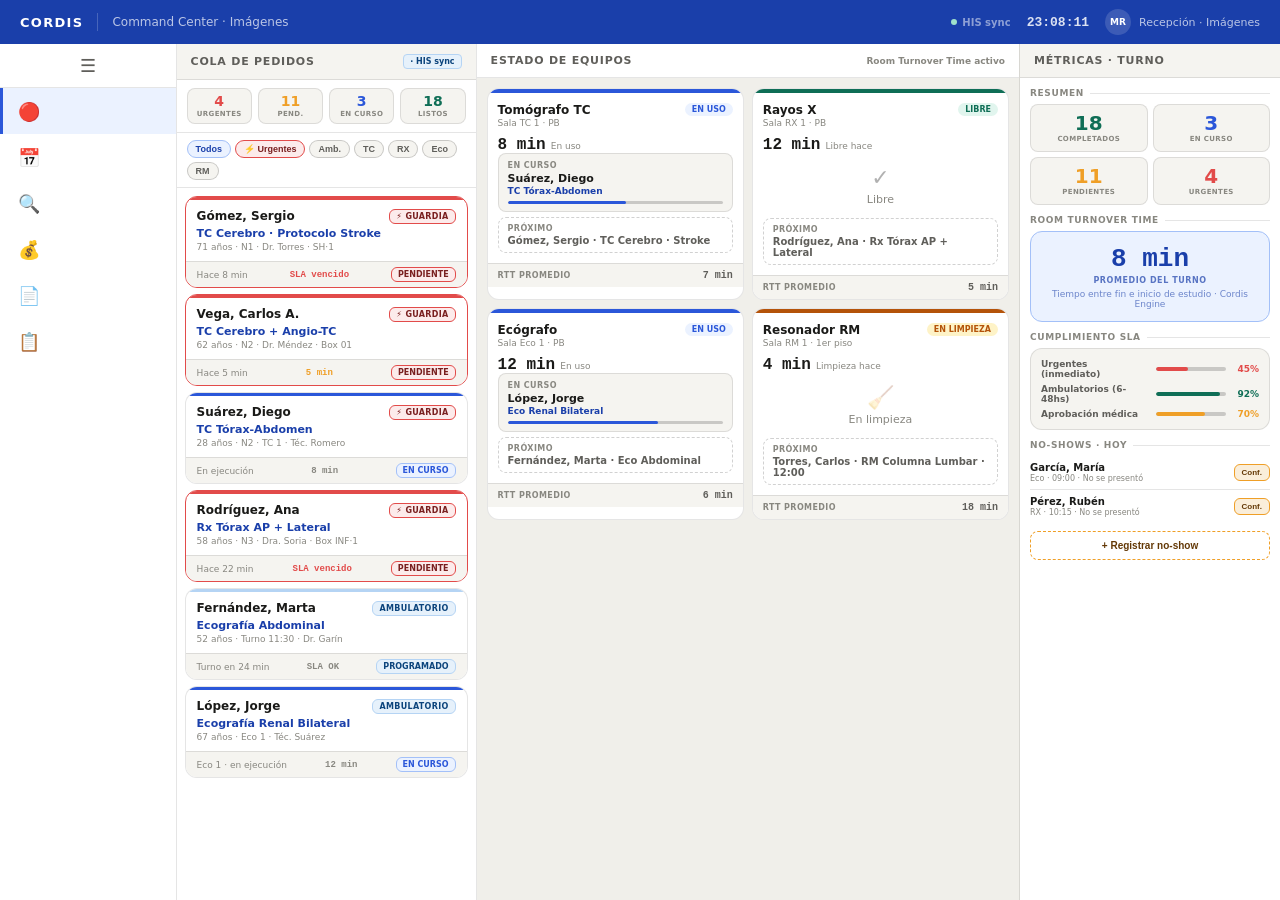
<file: command-center-imagenes.html>
<!DOCTYPE html>
<html lang="es">
<head>
<meta charset="UTF-8">
<meta name="viewport" content="width=device-width, initial-scale=1.0">
<title>Command Center · Imágenes · Cordis · Zenoxia</title>
<style>
:root {

  /* ─────────────────────────────────────────────────────────────
     1. PRIMARIO — Azul royal
     Branding Zenoxia. Kairos y Cordis comparten estos valores.
  ───────────────────────────────────────────────────────────── */
  --p-light: #EBF2FF;   /* fills, fondos de badge, card activa       */
  --p-mid:   #A3C0F8;   /* bordes de badge, separadores              */
  --p:       #2B57D9;   /* botones, íconos primarios, links activos  */
  --p-dark:  #1A3FAA;   /* topbar, logo, nav activo, texto activo    */

  /* ─────────────────────────────────────────────────────────────
     2. NEUTROS — Fondos, texto, bordes
  ───────────────────────────────────────────────────────────── */
  --bg:   #ffffff;              /* cards, modales, panels              */
  --bg2:  #f5f4f0;              /* inputs, fondos de sección, filas    */
  --bg3:  #f0efea;              /* fondo del body                      */
  --txt:  #1a1a18;              /* texto principal                     */
  --txt2: #5f5e5a;              /* texto secundario                    */
  --txt3: #888780;              /* labels, placeholders, tertiary      */
  --brd:  rgba(0,0,0,0.10);    /* borde sutil                         */
  --brd2: rgba(0,0,0,0.18);    /* borde medio — inputs, énfasis       */

  /* ─────────────────────────────────────────────────────────────
     3. SEMÁNTICOS — Estados del sistema
     Uso genérico en toda la plataforma.
     Para estados específicos de dominio, usar secciones 4–9.
  ───────────────────────────────────────────────────────────── */

  --s-ok:     #0F6E56;   /* confirmado, validado, completado          */
  --s-ok-l:   #E1F5EE;   /* fondo badge OK                            */
  --s-ok-m:   #9FE1CB;   /* borde badge OK                            */

  --s-warn:   #633806;   /* pendiente, atención leve                  */
  --s-warn-l: #FAEEDA;   /* fondo badge WARN                          */
  --s-warn-m: #EF9F27;   /* borde / ícono badge WARN                  */

  --s-err:    #791F1F;   /* bloqueante, alergia, crítico              */
  --s-err-l:  #FCEBEB;   /* fondo badge ERR                           */
  --s-err-m:  #E24B4A;   /* borde / ícono badge ERR                   */

  --s-info:   #0C447C;   /* informativo neutro, estado secundario     */
  --s-info-l: #E6F1FB;   /* fondo badge INFO                          */
  --s-info-m: #B5D4F4;   /* borde badge INFO                          */

  /* ─────────────────────────────────────────────────────────────
     4. TRIAGE — Colores por nivel de prioridad clínica
     Solo para Cordis (Guardia). Kairos no usa triage.
     Convención: --tN = texto/ícono · --tN-l = fondo · --tN-brd = borde
  ───────────────────────────────────────────────────────────── */

  --t1:     #C0392B;                    /* N1 Resucitación — Rojo       */
  --t1-l:   rgba(192, 57, 43, 0.10);
  --t1-brd: rgba(192, 57, 43, 0.25);

  --t2:     #D4680A;                    /* N2 Emergencia — Naranja      */
  --t2-l:   rgba(212, 104, 10, 0.10);
  --t2-brd: rgba(212, 104, 10, 0.25);

  --t3:     #A07C00;                    /* N3 Urgencia — Amarillo osc.  */
  --t3-l:   rgba(160, 124, 0, 0.10);
  --t3-brd: rgba(160, 124, 0, 0.25);

  --t4:     #2E7D4F;                    /* N4 Menor — Verde             */
  --t4-l:   rgba(46, 125, 79, 0.10);
  --t4-brd: rgba(46, 125, 79, 0.25);

  --t5:     #1565A8;                    /* N5 No urgente — Azul         */
  --t5-l:   rgba(21, 101, 168, 0.10);
  --t5-brd: rgba(21, 101, 168, 0.25);

  /* ─────────────────────────────────────────────────────────────
     5. ESTADOS DE CAMA — Ciclo hotelero
     Kairos: habitaciones prequirúrgicas y recuperación.
     Cordis: boxes de guardia.
     Convención: base (texto/ícono) · -l (fondo) · -m (borde)
  ───────────────────────────────────────────────────────────── */

  --cama-libre:    #0F6E56;   --cama-libre-l:    #E1F5EE;   --cama-libre-m:    #9FE1CB;
  --cama-ocup:     #1A3FAA;   --cama-ocup-l:     #EBF2FF;   --cama-ocup-m:     #A3C0F8;
  --cama-alta:     #7B3FA0;   --cama-alta-l:     #F3E8FF;   --cama-alta-m:     #C9A0E0;
  --cama-limp:     #B45309;   --cama-limp-l:     #FEF3C7;   --cama-limp-m:     #FCD34D;
  --cama-lista:    #0E7490;   --cama-lista-l:    #E0F7FA;   --cama-lista-m:    #67E8F9;
  --cama-bloq:     #4B4B4B;   --cama-bloq-l:     #F0F0F0;   --cama-bloq-m:     #AAAAAA;

  /* ─────────────────────────────────────────────────────────────
     6. ESTADOS DE EQUIPO — Equipamiento médico
     Cordis Imágenes: estado de TC, RM, sala de rayos, etc.
     Convención: base · -l (fondo) · -m (borde)
  ───────────────────────────────────────────────────────────── */

  --eq-libre:   #0F6E56;   --eq-libre-l:   #E1F5EE;   --eq-libre-m:   #9FE1CB;
  --eq-uso:     #2B57D9;   --eq-uso-l:     #EBF2FF;   --eq-uso-m:     #A3C0F8;
  --eq-limp:    #B45309;   --eq-limp-l:    #FEF3C7;   --eq-limp-m:    #FCD34D;
  --eq-fuera:   #4B4B4B;   --eq-fuera-l:   #F0F0F0;   --eq-fuera-m:   #AAAAAA;

  /* ─────────────────────────────────────────────────────────────
     7. TRASLADOS — Cola dinámica de camilleros
     Kairos y Cordis Camilleros.
     Estados del ciclo de vida de un traslado.
     Convención: base · -l (fondo) · -m (borde)
  ───────────────────────────────────────────────────────────── */

  --tr-pend:    #633806;   --tr-pend-l:    #FAEEDA;   --tr-pend-m:    #EF9F27;
  --tr-asig:    #0C447C;   --tr-asig-l:    #E6F1FB;   --tr-asig-m:    #B5D4F4;
  --tr-curso:   #2B57D9;   --tr-curso-l:   #EBF2FF;   --tr-curso-m:   #A3C0F8;
  --tr-done:    #0F6E56;   --tr-done-l:    #E1F5EE;   --tr-done-m:    #9FE1CB;
  --tr-urg:     #791F1F;   --tr-urg-l:     #FCEBEB;   --tr-urg-m:     #E24B4A;

  /* ─────────────────────────────────────────────────────────────
     8. IDENTIFICACIÓN DE EQUIPAMIENTO — Tipo de camilla / recurso
     Color por tipo de equipo requerido en un traslado.
     Solo valor base (sin -l/-m) — uso decorativo, no semántico.
  ───────────────────────────────────────────────────────────── */

  --equip-silla:    #7B3FA0;   /* silla de ruedas                     */
  --equip-camilla:  #0E7490;   /* camilla estándar o con barandas     */
  --equip-oxigeno:  #B45309;   /* O₂ portátil                         */
  --equip-tc:       #0C447C;   /* traslado a TC                       */
  --equip-rm:       #791F1F;   /* traslado a RM                       */

  /* ─────────────────────────────────────────────────────────────
     8B. CARGA LABORAL — Nivel de carga por operador
     Usado en paneles de coordinación (camilleros, enfermeros).
     Convención: base · -l (fondo badge)
  ───────────────────────────────────────────────────────────── */

  --carga-leve:     #0F6E56;   --carga-leve-l:    #E1F5EE;
  --carga-mod:      #A07C00;   --carga-mod-l:     #FEF9E0;
  --carga-alta:     #D4680A;   --carga-alta-l:    #FEF3C7;
  --carga-limite:   #C0392B;   --carga-limite-l:  #FCEBEB;

  /* ─────────────────────────────────────────────────────────────
     9. WORKLIST — Estados de estudios de imágenes
     Cordis Imágenes: ciclo de vida de un estudio (TC, RM, Rx).
     Convención: base · -l (fondo)
  ───────────────────────────────────────────────────────────── */

  --ws-pending:     #888780;   --ws-pending-l:    #f0efea;
  --ws-executing:   #2B57D9;   --ws-executing-l:  #EBF2FF;
  --ws-approval:    #A07C00;   --ws-approval-l:   #FAEEDA;
  --ws-approved:    #0F6E56;   --ws-approved-l:   #E1F5EE;
  --ws-delivered:   #5f5e5a;   --ws-delivered-l:  #f5f4f0;

  /* ─────────────────────────────────────────────────────────────
     10. IA — Asistencia cognitiva
     Gradiente de degradado para indicar sugerencia de IA.
     Usar en bordes, backgrounds sutiles, no en texto.
     Siempre con indicación visible de que es sugerencia IA,
     nunca como decisión clínica autónoma (RN-04).
  ───────────────────────────────────────────────────────────── */

  --ai-from: #1A3FAA;   /* inicio del gradiente — azul profundo      */
  --ai-to:   #6366F1;   /* fin del gradiente — violeta               */

  /* ─────────────────────────────────────────────────────────────
     11. SLA — Tiempos de respuesta clínicos (minutos)
     Valores numéricos usados como thresholds, no como colores.
     Combinar con tokens de triage para colorear el estado SLA.
  ───────────────────────────────────────────────────────────── */

  --sla-n1:   0;     /* N1 Resucitación — atención inmediata         */
  --sla-n2:   15;    /* N2 Emergencia — ≤15 min                      */
  --sla-n3:   30;    /* N3 Urgencia — ≤30 min                        */
  --sla-n4:   120;   /* N4 Menor — ≤2 hs                             */
  --sla-n5:   240;   /* N5 No urgente — ≤4 hs                        */

  --sla-urg:    #791F1F;   --sla-urg-l:    #FCEBEB;   --sla-urg-m:    #E24B4A;
  --sla-amb:    #0C447C;   --sla-amb-l:    #E6F1FB;   --sla-amb-m:    #B5D4F4;

  /* ─────────────────────────────────────────────────────────────
     12. TIPOGRAFÍA
  ───────────────────────────────────────────────────────────── */

  --font-sans:  system-ui, -apple-system, sans-serif;
  --font-mono:  'Courier New', Courier, monospace;

  --text-2xs:  8px;
  --text-xs:   10px;
  --text-sm:   11px;
  --text-md:   13px;
  --text-lg:   15px;
  --text-xl:   18px;
  --text-2xl:  22px;
  --text-3xl:  28px;

  --fw-normal:   400;
  --fw-medium:   500;
  --fw-semibold: 600;
  --fw-bold:     700;
  --fw-black:    800;

  /* ─────────────────────────────────────────────────────────────
     13. ICONOGRAFÍA — SVG outline, stroke="currentColor"
     Referencia: <svg class="ki ki-md"><use href="#ki-nombre"/></svg>
  ───────────────────────────────────────────────────────────── */

  --icon-xs:  12px;
  --icon-sm:  14px;
  --icon-md:  18px;
  --icon-lg:  22px;
  --icon-xl:  32px;

  --icon-stroke-thin:   1.2px;
  --icon-stroke:        1.4px;
  --icon-stroke-medium: 1.6px;
  --icon-stroke-thick:  2px;

  /* ─────────────────────────────────────────────────────────────
     14. ESPACIADO Y RADIO
  ───────────────────────────────────────────────────────────── */

  --r-xs:   4px;
  --r:      8px;
  --r-lg:   12px;
  --r-xl:   16px;
  --r-full: 999px;

  --gap-xs: 4px;
  --gap-sm: 8px;
  --gap-md: 12px;
  --gap-lg: 16px;
  --gap-xl: 24px;

  --pad-xs: 6px 8px;
  --pad-sm: 8px 12px;
  --pad-md: 12px 16px;
  --pad-lg: 16px 20px;

}

*,*::before,*::after{box-sizing:border-box;margin:0;padding:0;}

body {
  font-family: system-ui,-apple-system,sans-serif;
  background: var(--bg3);
  height: 100vh;
  display: grid;
  grid-template-rows: 44px 1fr;
  grid-template-columns: var(--nav-w) 1fr;
  grid-template-areas: "tb tb" "nav main";
  overflow: hidden;
  transition: grid-template-columns .22s ease;
}
body.nav-abierto { grid-template-columns: var(--nav-open) 1fr; }

/* ── TOPBAR ─────────────────────────────── */
.topbar{
  grid-area:tb;background:var(--p-dark);
  display:flex;align-items:center;justify-content:space-between;
  padding:0 20px;z-index:50;
}
.tb-l{display:flex;align-items:center;gap:14px;}
.tb-brand{font-size:13px;font-weight:800;letter-spacing:.1em;text-transform:uppercase;color:#fff;}
.tb-div{width:1px;height:18px;background:rgba(255,255,255,.2);}
.tb-title{font-size:12px;font-weight:500;color:rgba(255,255,255,.7);}
.tb-r{display:flex;align-items:center;gap:16px;}
.tb-sync{display:flex;align-items:center;gap:5px;font-size:10px;font-weight:600;color:rgba(255,255,255,.5);}
.sync-dot{width:6px;height:6px;border-radius:50%;background:var(--s-ok-m);animation:blink 2.5s infinite;}
@keyframes blink{0%,100%{opacity:1;}50%{opacity:.3;}}
.tb-clock{font-size:13px;font-weight:700;color:rgba(255,255,255,.85);font-family:'Courier New',monospace;}
.av-sm{width:26px;height:26px;border-radius:50%;background:rgba(255,255,255,.15);display:flex;align-items:center;justify-content:center;font-size:9px;font-weight:800;color:#fff;}
.tb-user{display:flex;align-items:center;gap:8px;font-size:11px;color:rgba(255,255,255,.7);}

/* ── NAV LATERAL ─────────────────────────── */
.nav {
  grid-area: nav;
  background: var(--bg);
  border-right: 1px solid var(--brd);
  display: flex;
  flex-direction: column;
  overflow: hidden;
  z-index: 40;
  transition: width .22s ease;
}

.nav-toggle {
  padding: 10px;
  display: flex;
  align-items: center;
  justify-content: center;
  cursor: pointer;
  border-bottom: 1px solid var(--brd);
  color: var(--txt2);
  font-size: 18px;
  flex-shrink: 0;
  transition: background .15s;
  height: 44px;
}
.nav-toggle:hover { background: var(--bg2); }

/* Items del nav */
.nav-item {
  display: flex;
  align-items: center;
  gap: 12px;
  padding: 0 14px;
  height: 46px;
  cursor: pointer;
  transition: background .15s;
  white-space: nowrap;
  overflow: hidden;
  border-left: 3px solid transparent;
  flex-shrink: 0;
}
.nav-item:hover { background: var(--bg2); }
.nav-item.activo {
  background: var(--p-light);
  border-left-color: var(--p);
}

.nav-icon {
  font-size: 18px;
  flex-shrink: 0;
  width: 24px;
  text-align: center;
}

.nav-label {
  font-size: 12px;
  font-weight: 600;
  color: var(--txt2);
  opacity: 0;
  transition: opacity .15s;
}
.nav-item.activo .nav-label { color: var(--p-dark); font-weight: 700; }
body.nav-abierto .nav-label { opacity: 1; }

.nav-badge {
  margin-left: auto;
  font-size: 9px;
  font-weight: 800;
  padding: 2px 6px;
  border-radius: 10px;
  background: var(--s-err-l);
  color: var(--s-err);
  border: 1px solid var(--s-err-m);
  opacity: 0;
  transition: opacity .15s;
  white-space: nowrap;
  flex-shrink: 0;
}
body.nav-abierto .nav-badge { opacity: 1; }

/* ── ÁREA PRINCIPAL ──────────────────────── */
.main {
  grid-area: main;
  overflow: hidden;
  display: flex;
  flex-direction: column;
}

/* Vistas */
.vista {
  display: none;
  flex: 1;
  overflow: hidden;
  flex-direction: row;
}
.vista.activa { display: flex; }

/* ═══════════════════════════════════════
   VISTA: URGENCIAS
═══════════════════════════════════════ */
.urg-layout {
  display: grid;
  grid-template-columns: 300px 1fr 260px;
  gap: 0;
  flex: 1;
  overflow: hidden;
}

/* Columna genérica */
.col {
  display: flex;
  flex-direction: column;
  overflow: hidden;
  border-right: 1px solid var(--brd);
  background: var(--bg);
}
.col:last-child { border-right: none; background: var(--bg); }

.col-hdr {
  padding: 10px 14px;
  background: var(--bg2);
  border-bottom: 1px solid var(--brd);
  display: flex; align-items: center; justify-content: space-between;
  flex-shrink: 0;
}
.col-title { font-size: 11px; font-weight: 700; text-transform: uppercase; letter-spacing: .07em; color: var(--txt2); }

/* KPIs */
.kpis-bar {
  display: flex; gap: 6px; padding: 8px 10px;
  background: var(--bg); border-bottom: 1px solid var(--brd); flex-shrink: 0;
}
.kmi{background:var(--bg2);border:1px solid var(--brd);border-radius:var(--r);padding:5px 8px;text-align:center;flex:1;}
.kmv{font-size:14px;font-weight:800;color:var(--txt);line-height:1;}
.kmv.err{color:var(--s-err-m);} .kmv.warn{color:var(--s-warn-m);}
.kmv.ok{color:var(--s-ok);} .kmv.info{color:var(--p);}
.kml{font-size:7px;font-weight:700;text-transform:uppercase;letter-spacing:.05em;color:var(--txt3);margin-top:2px;}

/* Filtros */
.filtros-bar{padding:7px 10px;background:var(--bg);border-bottom:1px solid var(--brd);display:flex;gap:4px;flex-wrap:wrap;flex-shrink:0;}
.fb{padding:3px 8px;border-radius:12px;font-size:9px;font-weight:700;color:var(--txt2);background:var(--bg2);border:1px solid var(--brd2);cursor:pointer;transition:.15s;white-space:nowrap;}
.fb:hover{border-color:var(--p-mid);color:var(--p-dark);}
.fb.on{background:var(--p-light);border-color:var(--p-mid);color:var(--p-dark);}
.fb.uon{background:var(--sla-urg-l);border-color:var(--sla-urg-m);color:var(--sla-urg);}

.col-scroll{flex:1;overflow-y:auto;padding:8px;display:flex;flex-direction:column;gap:6px;}

/* Pedido card */
.ped{border:1px solid var(--brd);border-radius:var(--r-lg);overflow:hidden;cursor:pointer;transition:box-shadow .15s,border-color .15s;background:var(--bg);}
.ped:hover{box-shadow:0 3px 12px rgba(0,0,0,.08);border-color:var(--brd2);}
.ped.sel{border-color:var(--p);box-shadow:0 0 0 2px var(--p-light);}
.ped.urg{border-color:var(--sla-urg-m);}
.ped.urg .ped-bar{animation:blinkbar .9s infinite;}
@keyframes blinkbar{0%,100%{opacity:1;}50%{opacity:.35;}}
.ped-bar{height:3px;width:100%;}
.ped-body{padding:9px 11px;}
.ped-top{display:flex;align-items:flex-start;justify-content:space-between;gap:6px;margin-bottom:3px;}
.ped-nombre{font-size:12px;font-weight:700;color:var(--txt);}
.tbadge{font-size:8px;font-weight:800;padding:2px 6px;border-radius:6px;text-transform:uppercase;letter-spacing:.04em;flex-shrink:0;}
.tb-u{background:var(--sla-urg-l);color:var(--sla-urg);border:1px solid var(--sla-urg-m);animation:blink 1s infinite;}
.tb-a{background:var(--sla-amb-l);color:var(--sla-amb);border:1px solid var(--sla-amb-m);}
.ped-estudio{font-size:11px;font-weight:600;color:var(--p-dark);margin-bottom:2px;}
.ped-meta{font-size:9px;color:var(--txt3);}
.ped-foot{display:flex;align-items:center;justify-content:space-between;padding:5px 11px;background:var(--bg2);border-top:1px solid var(--brd);}
.ped-sol{font-size:9px;color:var(--txt3);}
.ped-t{font-size:9px;font-weight:700;font-family:'Courier New',monospace;color:var(--txt3);}
.ped-t.err{color:var(--s-err-m);} .ped-t.warn{color:var(--s-warn-m);}
.est-b{font-size:8px;font-weight:700;padding:2px 6px;border-radius:6px;text-transform:uppercase;}

/* Derivación */
.deriv-panel{background:var(--bg);border-top:1px solid var(--brd);padding:10px;flex-shrink:0;display:none;}
.deriv-panel.vis{display:block;}
.deriv-title{font-size:9px;font-weight:700;text-transform:uppercase;letter-spacing:.07em;color:var(--txt3);margin-bottom:7px;}
.deriv-grid{display:grid;grid-template-columns:1fr 1fr;gap:5px;margin-bottom:7px;}
.dbtn{padding:7px 8px;border-radius:var(--r);border:1.5px solid var(--brd2);background:var(--bg2);font-size:10px;font-weight:700;color:var(--txt2);cursor:pointer;transition:.15s;text-align:center;}
.dbtn:hover{border-color:var(--p-mid);color:var(--p-dark);background:var(--p-light);}
.dbtn.sug{border-color:var(--eq-libre-m);color:var(--eq-libre);background:var(--eq-libre-l);}
.dbtn.ocup{opacity:.5;cursor:not-allowed;}
.btn-der{width:100%;padding:9px;background:var(--p);color:#fff;border:none;border-radius:var(--r);font-size:11px;font-weight:700;cursor:pointer;}
.btn-der:hover{background:var(--p-dark);}
.btn-der:disabled{background:var(--txt3);cursor:not-allowed;}

/* Equipos grid (columna central) */
.eq-grid-2{flex:1;overflow-y:auto;padding:10px;display:grid;grid-template-columns:1fr 1fr;gap:8px;align-content:start;background:var(--bg3);}
.eq-card{background:var(--bg);border:1px solid var(--brd);border-radius:var(--r-lg);overflow:hidden;}
.eq-bar{height:4px;width:100%;}
.eq-body{padding:10px;}
.eq-top{display:flex;align-items:flex-start;justify-content:space-between;gap:6px;margin-bottom:6px;}
.eq-nom{font-size:12px;font-weight:700;color:var(--txt);}
.eq-sala{font-size:9px;color:var(--txt3);margin-top:1px;}
.eq-ebadge{font-size:8px;font-weight:800;padding:2px 7px;border-radius:8px;text-transform:uppercase;flex-shrink:0;}
.eq-t{font-size:16px;font-weight:800;font-family:'Courier New',monospace;color:var(--txt);line-height:1;margin-bottom:6px;}
.eq-tl{font-size:9px;color:var(--txt3);}
.eq-pac{background:var(--bg2);border:1px solid var(--brd);border-radius:var(--r);padding:7px 9px;margin-bottom:5px;}
.ep-l{font-size:8px;font-weight:700;text-transform:uppercase;letter-spacing:.05em;color:var(--txt3);margin-bottom:2px;}
.ep-n{font-size:11px;font-weight:700;color:var(--txt);}
.ep-e{font-size:9px;color:var(--p-dark);font-weight:600;margin-top:1px;}
.ep-prog{margin-top:5px;height:3px;background:var(--brd2);border-radius:2px;overflow:hidden;}
.ep-fill{height:100%;border-radius:2px;}
.eq-prox{border:1px dashed var(--brd2);border-radius:var(--r);padding:6px 9px;}
.epr-l{font-size:8px;font-weight:700;text-transform:uppercase;letter-spacing:.05em;color:var(--txt3);margin-bottom:2px;}
.epr-n{font-size:10px;font-weight:600;color:var(--txt2);}
.eq-lib{display:flex;flex-direction:column;align-items:center;padding:12px;text-align:center;gap:3px;}
.eq-foot{padding:6px 10px;background:var(--bg2);border-top:1px solid var(--brd);display:flex;align-items:center;justify-content:space-between;}
.rtt-l{font-size:8px;font-weight:700;text-transform:uppercase;letter-spacing:.05em;color:var(--txt3);}
.rtt-v{font-size:10px;font-weight:800;font-family:'Courier New',monospace;color:var(--txt2);}

/* Métricas col */
.met-scroll{flex:1;overflow-y:auto;padding:10px;display:flex;flex-direction:column;gap:10px;}
.sl{font-size:9px;font-weight:700;text-transform:uppercase;letter-spacing:.07em;color:var(--txt3);margin-bottom:6px;display:flex;align-items:center;gap:6px;}
.sl::after{content:'';flex:1;height:1px;background:var(--brd);}
.met-kpi-g{display:grid;grid-template-columns:1fr 1fr;gap:5px;}
.mk{background:var(--bg2);border:1px solid var(--brd);border-radius:var(--r);padding:8px 6px;text-align:center;}
.mkv{font-size:20px;font-weight:800;color:var(--txt);line-height:1;}
.mkv.ok{color:var(--s-ok);} .mkv.warn{color:var(--s-warn-m);}
.mkv.err{color:var(--s-err-m);} .mkv.info{color:var(--p);}
.mkl{font-size:7px;font-weight:700;text-transform:uppercase;letter-spacing:.05em;color:var(--txt3);margin-top:2px;}
.rtt-hero{background:var(--p-light);border:1px solid var(--p-mid);border-radius:var(--r-lg);padding:12px;text-align:center;}
.rtt-hv{font-size:26px;font-weight:800;font-family:'Courier New',monospace;color:var(--p-dark);}
.rtt-hl{font-size:8px;font-weight:700;text-transform:uppercase;letter-spacing:.07em;color:var(--p-dark);opacity:.7;margin-top:2px;}
.rtt-hs{font-size:9px;color:var(--p-dark);opacity:.6;margin-top:4px;}
.sla-g{background:var(--bg2);border:1px solid var(--brd);border-radius:var(--r-lg);padding:10px;}
.sla-row{display:flex;align-items:center;gap:7px;margin-bottom:5px;}
.sla-row:last-child{margin-bottom:0;}
.sla-lbl{font-size:9px;font-weight:600;color:var(--txt2);flex:1;}
.sla-track{width:70px;height:4px;background:var(--brd2);border-radius:2px;overflow:hidden;flex-shrink:0;}
.sf-ok{height:100%;border-radius:2px;background:var(--s-ok);}
.sf-warn{height:100%;border-radius:2px;background:var(--s-warn-m);}
.sf-err{height:100%;border-radius:2px;background:var(--s-err-m);}
.sla-pct{font-size:9px;font-weight:700;width:26px;text-align:right;flex-shrink:0;}
.nosh-row{display:flex;align-items:center;justify-content:space-between;padding:6px 0;border-bottom:1px solid var(--brd);}
.nosh-row:last-child{border-bottom:none;}
.nosh-n{font-size:10px;font-weight:700;color:var(--txt);}
.nosh-m{font-size:8px;color:var(--txt3);margin-top:1px;}
.nosh-btn{font-size:8px;font-weight:700;padding:3px 7px;border-radius:6px;border:1px solid var(--s-warn-m);background:var(--s-warn-l);color:var(--s-warn);cursor:pointer;white-space:nowrap;}
.nosh-btn:hover{background:var(--s-warn-m);color:#fff;}
.reg-ns{width:100%;padding:8px;border:1.5px dashed var(--s-warn-m);border-radius:var(--r);background:transparent;color:var(--s-warn);font-size:10px;font-weight:700;cursor:pointer;}

/* ═══════════════════════════════════════
   VISTA: TURNOS HOY
═══════════════════════════════════════ */
.turnos-layout{flex:1;display:flex;flex-direction:column;overflow:hidden;background:var(--bg);}
.turnos-scroll{flex:1;overflow-y:auto;padding:16px;}
.turno-row{display:flex;align-items:center;gap:12px;padding:10px 14px;border:1px solid var(--brd);border-radius:var(--r-lg);margin-bottom:6px;background:var(--bg);transition:box-shadow .15s;}
.turno-row:hover{box-shadow:0 2px 8px rgba(0,0,0,.07);}
.turno-hora{font-size:14px;font-weight:800;font-family:'Courier New',monospace;color:var(--txt);width:44px;flex-shrink:0;}
.turno-eq{width:6px;align-self:stretch;border-radius:3px;flex-shrink:0;}
.turno-info{flex:1;min-width:0;}
.turno-nombre{font-size:13px;font-weight:700;color:var(--txt);}
.turno-estudio{font-size:11px;color:var(--p-dark);font-weight:600;margin-top:1px;}
.turno-meta{font-size:9px;color:var(--txt3);margin-top:1px;}
.turno-estado{flex-shrink:0;}
.t-badge{font-size:9px;font-weight:700;padding:3px 8px;border-radius:8px;text-transform:uppercase;}
.t-pend{background:var(--bg2);color:var(--txt3);border:1px solid var(--brd2);}
.t-conf{background:var(--s-ok-l);color:var(--s-ok);border:1px solid var(--s-ok-m);}
.t-curso{background:var(--p-light);color:var(--p-dark);border:1px solid var(--p-mid);}
.t-done{background:var(--s-ok-l);color:var(--s-ok);border:1px solid var(--s-ok-m);}
.t-ns{background:var(--s-err-l);color:var(--s-err);border:1px solid var(--s-err-m);}

/* ═══════════════════════════════════════
   VISTA: PACIENTES
═══════════════════════════════════════ */
.pac-layout{flex:1;display:flex;flex-direction:column;overflow:hidden;background:var(--bg);}
.buscador-wrap{padding:16px;border-bottom:1px solid var(--brd);flex-shrink:0;}
.buscador{display:flex;gap:8px;}
.buscador input{flex:1;padding:11px 14px;border:1.5px solid var(--brd2);border-radius:var(--r-lg);font-size:14px;color:var(--txt);background:var(--bg);font-family:inherit;}
.buscador input:focus{outline:none;border-color:var(--p);box-shadow:0 0 0 3px var(--p-light);}
.buscador button{padding:0 18px;background:var(--p);color:#fff;border:none;border-radius:var(--r-lg);font-size:13px;font-weight:700;cursor:pointer;}
.pac-result{flex:1;overflow-y:auto;padding:16px;display:flex;flex-direction:column;gap:10px;}
.pac-ficha{border:1px solid var(--brd);border-radius:var(--r-lg);overflow:hidden;background:var(--bg);}
.pf-hdr{padding:14px 16px;background:var(--bg2);display:flex;align-items:center;justify-content:space-between;}
.pf-nombre{font-size:16px;font-weight:800;color:var(--txt);}
.pf-meta{font-size:11px;color:var(--txt3);margin-top:2px;}
.pf-body{padding:14px 16px;display:grid;grid-template-columns:1fr 1fr;gap:10px;}
.pf-item{background:var(--bg2);border:1px solid var(--brd);border-radius:var(--r);padding:8px 10px;}
.pf-lbl{font-size:9px;font-weight:700;text-transform:uppercase;letter-spacing:.05em;color:var(--txt3);}
.pf-val{font-size:12px;font-weight:600;color:var(--txt);margin-top:3px;}
.pf-estudios{padding:0 16px 14px;}
.pf-est-title{font-size:10px;font-weight:700;text-transform:uppercase;letter-spacing:.06em;color:var(--txt3);margin-bottom:8px;}
.pf-est-row{display:flex;align-items:center;gap:8px;padding:7px 0;border-bottom:1px solid var(--brd);font-size:11px;}
.pf-est-row:last-child{border-bottom:none;}

/* ═══════════════════════════════════════
   VISTA: ARANCELES
═══════════════════════════════════════ */
.aran-layout{flex:1;display:flex;flex-direction:column;overflow:hidden;background:var(--bg);}
.aran-buscador{padding:16px;border-bottom:1px solid var(--brd);flex-shrink:0;display:flex;gap:8px;}
.aran-buscador input{flex:1;padding:11px 14px;border:1.5px solid var(--brd2);border-radius:var(--r-lg);font-size:14px;color:var(--txt);background:var(--bg);font-family:inherit;}
.aran-buscador input:focus{outline:none;border-color:var(--p);}
.aran-buscador select{padding:11px 14px;border:1.5px solid var(--brd2);border-radius:var(--r-lg);font-size:13px;color:var(--txt);background:var(--bg);cursor:pointer;font-family:inherit;}
.aran-scroll{flex:1;overflow-y:auto;padding:12px;}
.aran-row{display:flex;align-items:center;gap:12px;padding:11px 14px;border:1px solid var(--brd);border-radius:var(--r-lg);margin-bottom:6px;background:var(--bg);}
.aran-codigo{font-size:11px;font-weight:700;font-family:'Courier New',monospace;color:var(--txt3);width:60px;flex-shrink:0;}
.aran-nombre{flex:1;font-size:13px;font-weight:600;color:var(--txt);}
.aran-precio{font-size:16px;font-weight:800;color:var(--s-ok);white-space:nowrap;}
.aran-cob{font-size:9px;color:var(--txt3);margin-top:1px;text-align:right;}

/* ═══════════════════════════════════════
   VISTA: CONSTANCIAS
═══════════════════════════════════════ */
.const-layout{flex:1;display:flex;gap:0;overflow:hidden;background:var(--bg3);}
.const-tipos{width:260px;background:var(--bg);border-right:1px solid var(--brd);display:flex;flex-direction:column;padding:12px;gap:8px;overflow-y:auto;flex-shrink:0;}
.const-tipo-btn{padding:12px 14px;border:1.5px solid var(--brd2);border-radius:var(--r-lg);background:var(--bg);font-size:12px;font-weight:600;color:var(--txt);cursor:pointer;text-align:left;transition:.15s;display:flex;align-items:center;gap:10px;}
.const-tipo-btn:hover{border-color:var(--p-mid);}
.const-tipo-btn.activo{border-color:var(--p);background:var(--p-light);color:var(--p-dark);}
.const-form{flex:1;padding:20px;overflow-y:auto;}
.const-form-title{font-size:16px;font-weight:800;color:var(--txt);margin-bottom:4px;}
.const-form-sub{font-size:12px;color:var(--txt2);margin-bottom:20px;}
.form-group{display:flex;flex-direction:column;gap:5px;margin-bottom:14px;}
.form-group label{font-size:10px;font-weight:700;text-transform:uppercase;letter-spacing:.06em;color:var(--txt3);}
.form-group input,.form-group select,.form-group textarea{padding:11px 14px;border:1.5px solid var(--brd2);border-radius:var(--r-lg);font-size:14px;color:var(--txt);background:var(--bg);font-family:inherit;transition:.15s;}
.form-group input:focus,.form-group select:focus,.form-group textarea:focus{outline:none;border-color:var(--p);}
.form-row-2{display:grid;grid-template-columns:1fr 1fr;gap:10px;}
.const-actions{display:flex;gap:10px;margin-top:8px;}
.btn-imprimir{flex:1;padding:13px;background:var(--p);color:#fff;border:none;border-radius:var(--r-lg);font-size:13px;font-weight:700;cursor:pointer;display:flex;align-items:center;justify-content:center;gap:8px;}
.btn-imprimir:hover{background:var(--p-dark);}
.btn-mail{flex:1;padding:13px;background:transparent;color:var(--p);border:1.5px solid var(--p-mid);border-radius:var(--r-lg);font-size:13px;font-weight:700;cursor:pointer;display:flex;align-items:center;justify-content:center;gap:8px;}
.btn-mail:hover{background:var(--p-light);}

/* ═══════════════════════════════════════
   VISTA: PROTOCOLOS
═══════════════════════════════════════ */
.prot-layout{flex:1;display:flex;gap:0;overflow:hidden;background:var(--bg3);}
.prot-lista{width:280px;background:var(--bg);border-right:1px solid var(--brd);display:flex;flex-direction:column;overflow:hidden;}
.prot-search{padding:10px;border-bottom:1px solid var(--brd);flex-shrink:0;}
.prot-search input{width:100%;padding:9px 12px;border:1.5px solid var(--brd2);border-radius:var(--r-lg);font-size:13px;color:var(--txt);background:var(--bg);font-family:inherit;}
.prot-search input:focus{outline:none;border-color:var(--p);}
.prot-scroll{flex:1;overflow-y:auto;padding:8px;display:flex;flex-direction:column;gap:4px;}
.prot-item{padding:10px 12px;border:1px solid var(--brd);border-radius:var(--r-lg);cursor:pointer;transition:.15s;background:var(--bg);}
.prot-item:hover{border-color:var(--brd2);background:var(--bg2);}
.prot-item.activo{border-color:var(--p);background:var(--p-light);}
.prot-item-nombre{font-size:12px;font-weight:700;color:var(--txt);}
.prot-item-tipo{font-size:9px;color:var(--txt3);margin-top:2px;}
.prot-detalle{flex:1;padding:20px;overflow-y:auto;background:var(--bg);}
.prot-det-titulo{font-size:18px;font-weight:800;color:var(--txt);margin-bottom:6px;}
.prot-det-tipo{font-size:11px;color:var(--p-dark);font-weight:600;margin-bottom:16px;}
.prot-seccion{margin-bottom:16px;}
.prot-sec-title{font-size:11px;font-weight:700;text-transform:uppercase;letter-spacing:.06em;color:var(--txt3);margin-bottom:8px;display:flex;align-items:center;gap:6px;}
.prot-sec-title::after{content:'';flex:1;height:1px;background:var(--brd);}
.prot-item-lista{display:flex;flex-direction:column;gap:5px;}
.prot-li{display:flex;align-items:flex-start;gap:8px;font-size:12px;color:var(--txt2);line-height:1.5;padding:6px 10px;background:var(--bg2);border-radius:var(--r);}
.prot-li::before{content:'·';color:var(--p);font-weight:800;flex-shrink:0;margin-top:1px;}
.prot-alerta{background:var(--s-err-l);border:1px solid var(--s-err-m);border-radius:var(--r);padding:10px 12px;font-size:12px;color:var(--s-err);margin-bottom:16px;display:flex;gap:8px;align-items:flex-start;line-height:1.5;}
.prot-ok{background:var(--s-ok-l);border:1px solid var(--s-ok-m);border-radius:var(--r);padding:10px 12px;font-size:12px;color:var(--s-ok);margin-bottom:16px;display:flex;gap:8px;align-items:flex-start;line-height:1.5;}
.prot-actions{display:flex;gap:10px;margin-top:8px;}

/* ── Source tag ──────────────────────────── */
.stag{display:inline-flex;align-items:center;gap:3px;font-size:8px;font-weight:700;padding:2px 6px;border-radius:4px;background:var(--s-info-l);color:var(--s-info);border:1px solid var(--s-info-m);}
</style>
</head>
<body>

<!-- TOPBAR -->
<div class="topbar">
  <div class="tb-l">
    <span class="tb-brand">Cordis</span>
    <div class="tb-div"></div>
    <span class="tb-title">Command Center · Imágenes</span>
  </div>
  <div class="tb-r">
    <div class="tb-sync"><div class="sync-dot"></div>HIS sync</div>
    <div class="tb-clock" id="reloj">--:--:--</div>
    <div class="tb-user"><div class="av-sm">MR</div>Recepción · Imágenes</div>
  </div>
</div>

<!-- ═══════════════════════════════════════
     NAV LATERAL PLEGABLE
═══════════════════════════════════════ -->
<nav class="nav">

  <div class="nav-toggle" onclick="toggleNav()" title="Expandir menú">☰</div>

  <div class="nav-item activo" onclick="setVista('urgencias',this)" title="Urgencias">
    <span class="nav-icon">🔴</span>
    <span class="nav-label">Urgencias</span>
    <span class="nav-badge">4</span>
  </div>

  <div class="nav-item" onclick="setVista('turnos',this)" title="Turnos del día">
    <span class="nav-icon">📅</span>
    <span class="nav-label">Turnos del día</span>
  </div>

  <div class="nav-item" onclick="setVista('pacientes',this)" title="Buscar paciente">
    <span class="nav-icon">🔍</span>
    <span class="nav-label">Buscar paciente</span>
  </div>

  <div class="nav-item" onclick="setVista('aranceles',this)" title="Aranceles">
    <span class="nav-icon">💰</span>
    <span class="nav-label">Aranceles</span>
  </div>

  <div class="nav-item" onclick="setVista('constancias',this)" title="Constancias">
    <span class="nav-icon">📄</span>
    <span class="nav-label">Constancias</span>
  </div>

  <div class="nav-item" onclick="setVista('protocolos',this)" title="Protocolos">
    <span class="nav-icon">📋</span>
    <span class="nav-label">Protocolos</span>
  </div>

</nav>

<!-- ═══════════════════════════════════════
     ÁREA PRINCIPAL
═══════════════════════════════════════ -->
<div class="main">

  <!-- ════ VISTA URGENCIAS ════ -->
  <div class="vista activa" id="v-urgencias">
    <div class="urg-layout">

      <!-- Cola -->
      <div class="col">
        <div class="col-hdr">
          <span class="col-title">Cola de Pedidos</span>
          <span class="stag">· HIS sync</span>
        </div>
        <div class="kpis-bar">
          <div class="kmi"><div class="kmv err">4</div><div class="kml">Urgentes</div></div>
          <div class="kmi"><div class="kmv warn">11</div><div class="kml">Pend.</div></div>
          <div class="kmi"><div class="kmv info">3</div><div class="kml">En curso</div></div>
          <div class="kmi"><div class="kmv ok">18</div><div class="kml">Listos</div></div>
        </div>
        <div class="filtros-bar">
          <button class="fb on" onclick="filtrar(this)">Todos</button>
          <button class="fb uon" onclick="filtrar(this)">⚡ Urgentes</button>
          <button class="fb" onclick="filtrar(this)">Amb.</button>
          <button class="fb" onclick="filtrar(this)">TC</button>
          <button class="fb" onclick="filtrar(this)">RX</button>
          <button class="fb" onclick="filtrar(this)">Eco</button>
          <button class="fb" onclick="filtrar(this)">RM</button>
        </div>
        <div class="col-scroll">
          <div class="ped urg" onclick="selPed('p1',this)">
            <div class="ped-bar" style="background:var(--sla-urg-m);"></div>
            <div class="ped-body">
              <div class="ped-top"><div class="ped-nombre">Gómez, Sergio</div><span class="tbadge tb-u">⚡ Guardia</span></div>
              <div class="ped-estudio">TC Cerebro · Protocolo Stroke</div>
              <div class="ped-meta">71 años · N1 · Dr. Torres · SH·1</div>
            </div>
            <div class="ped-foot"><span class="ped-sol">Hace 8 min</span><span class="ped-t err">SLA vencido</span><span class="est-b" style="background:var(--sla-urg-l);color:var(--sla-urg);border:1px solid var(--sla-urg-m);">Pendiente</span></div>
          </div>
          <div class="ped urg" onclick="selPed('p2',this)">
            <div class="ped-bar" style="background:var(--sla-urg-m);"></div>
            <div class="ped-body">
              <div class="ped-top"><div class="ped-nombre">Vega, Carlos A.</div><span class="tbadge tb-u">⚡ Guardia</span></div>
              <div class="ped-estudio">TC Cerebro + Angio-TC</div>
              <div class="ped-meta">62 años · N2 · Dr. Méndez · Box 01</div>
            </div>
            <div class="ped-foot"><span class="ped-sol">Hace 5 min</span><span class="ped-t warn">5 min</span><span class="est-b" style="background:var(--sla-urg-l);color:var(--sla-urg);border:1px solid var(--sla-urg-m);">Pendiente</span></div>
          </div>
          <div class="ped" onclick="selPed('p3',this)">
            <div class="ped-bar" style="background:var(--p);"></div>
            <div class="ped-body">
              <div class="ped-top"><div class="ped-nombre">Suárez, Diego</div><span class="tbadge tb-u">⚡ Guardia</span></div>
              <div class="ped-estudio">TC Tórax-Abdomen</div>
              <div class="ped-meta">28 años · N2 · TC 1 · Téc. Romero</div>
            </div>
            <div class="ped-foot"><span class="ped-sol">En ejecución</span><span class="ped-t">8 min</span><span class="est-b" style="background:var(--eq-uso-l);color:var(--eq-uso);border:1px solid var(--eq-uso-m);">En curso</span></div>
          </div>
          <div class="ped urg" onclick="selPed('p4',this)">
            <div class="ped-bar" style="background:var(--sla-urg-m);"></div>
            <div class="ped-body">
              <div class="ped-top"><div class="ped-nombre">Rodríguez, Ana</div><span class="tbadge tb-u">⚡ Guardia</span></div>
              <div class="ped-estudio">Rx Tórax AP + Lateral</div>
              <div class="ped-meta">58 años · N3 · Dra. Soria · Box INF·1</div>
            </div>
            <div class="ped-foot"><span class="ped-sol">Hace 22 min</span><span class="ped-t err">SLA vencido</span><span class="est-b" style="background:var(--sla-urg-l);color:var(--sla-urg);border:1px solid var(--sla-urg-m);">Pendiente</span></div>
          </div>
          <div class="ped" onclick="selPed('p5',this)">
            <div class="ped-bar" style="background:var(--sla-amb-m);"></div>
            <div class="ped-body">
              <div class="ped-top"><div class="ped-nombre">Fernández, Marta</div><span class="tbadge tb-a">Ambulatorio</span></div>
              <div class="ped-estudio">Ecografía Abdominal</div>
              <div class="ped-meta">52 años · Turno 11:30 · Dr. Garín</div>
            </div>
            <div class="ped-foot"><span class="ped-sol">Turno en 24 min</span><span class="ped-t ok">SLA OK</span><span class="est-b" style="background:var(--sla-amb-l);color:var(--sla-amb);border:1px solid var(--sla-amb-m);">Programado</span></div>
          </div>
          <div class="ped" onclick="selPed('p6',this)">
            <div class="ped-bar" style="background:var(--p);"></div>
            <div class="ped-body">
              <div class="ped-top"><div class="ped-nombre">López, Jorge</div><span class="tbadge tb-a">Ambulatorio</span></div>
              <div class="ped-estudio">Ecografía Renal Bilateral</div>
              <div class="ped-meta">67 años · Eco 1 · Téc. Suárez</div>
            </div>
            <div class="ped-foot"><span class="ped-sol">Eco 1 · en ejecución</span><span class="ped-t">12 min</span><span class="est-b" style="background:var(--eq-uso-l);color:var(--eq-uso);border:1px solid var(--eq-uso-m);">En curso</span></div>
          </div>
        </div>
        <div class="deriv-panel" id="deriv-panel">
          <div class="deriv-title">Derivar · Cordis Engine sugiere</div>
          <div class="deriv-grid" id="deriv-grid"></div>
          <button class="btn-der" id="btn-der" onclick="confirmarDer()" disabled>Seleccioná un equipo</button>
        </div>
      </div>

      <!-- Equipos -->
      <div style="display:flex;flex-direction:column;overflow:hidden;background:var(--bg3);border-right:1px solid var(--brd);">
        <div class="col-hdr" style="background:var(--bg);">
          <span class="col-title">Estado de Equipos</span>
          <span style="font-size:9px;color:var(--txt3);font-weight:600;">Room Turnover Time activo</span>
        </div>
        <div class="eq-grid-2" id="eq-grid"></div>
      </div>

      <!-- Métricas -->
      <div class="col">
        <div class="col-hdr"><span class="col-title">Métricas · Turno</span></div>
        <div class="met-scroll">
          <div>
            <div class="sl">Resumen</div>
            <div class="met-kpi-g">
              <div class="mk"><div class="mkv ok">18</div><div class="mkl">Completados</div></div>
              <div class="mk"><div class="mkv info">3</div><div class="mkl">En curso</div></div>
              <div class="mk"><div class="mkv warn">11</div><div class="mkl">Pendientes</div></div>
              <div class="mk"><div class="mkv err">4</div><div class="mkl">Urgentes</div></div>
            </div>
          </div>
          <div>
            <div class="sl">Room Turnover Time</div>
            <div class="rtt-hero">
              <div class="rtt-hv">8 min</div>
              <div class="rtt-hl">Promedio del turno</div>
              <div class="rtt-hs">Tiempo entre fin e inicio de estudio · Cordis Engine</div>
            </div>
          </div>
          <div>
            <div class="sl">Cumplimiento SLA</div>
            <div class="sla-g">
              <div class="sla-row"><span class="sla-lbl">Urgentes (inmediato)</span><div class="sla-track"><div class="sf-err" style="width:45%;"></div></div><span class="sla-pct" style="color:var(--s-err-m);">45%</span></div>
              <div class="sla-row"><span class="sla-lbl">Ambulatorios (6-48hs)</span><div class="sla-track"><div class="sf-ok" style="width:92%;"></div></div><span class="sla-pct" style="color:var(--s-ok);">92%</span></div>
              <div class="sla-row"><span class="sla-lbl">Aprobación médica</span><div class="sla-track"><div class="sf-warn" style="width:70%;"></div></div><span class="sla-pct" style="color:var(--s-warn-m);">70%</span></div>
            </div>
          </div>
          <div>
            <div class="sl">No-shows · Hoy</div>
            <div id="nosh-lista">
              <div class="nosh-row"><div><div class="nosh-n">García, María</div><div class="nosh-m">Eco · 09:00 · No se presentó</div></div><button class="nosh-btn" onclick="this.textContent='✓';this.style.background='var(--s-ok-l)';this.style.color='var(--s-ok)';">Conf.</button></div>
              <div class="nosh-row"><div><div class="nosh-n">Pérez, Rubén</div><div class="nosh-m">RX · 10:15 · No se presentó</div></div><button class="nosh-btn" onclick="this.textContent='✓';this.style.background='var(--s-ok-l)';this.style.color='var(--s-ok)';">Conf.</button></div>
            </div>
            <button class="reg-ns" onclick="registrarNoShow()" style="margin-top:8px;">+ Registrar no-show</button>
          </div>
        </div>
      </div>

    </div>
  </div>

  <!-- ════ VISTA TURNOS ════ -->
  <div class="vista" id="v-turnos">
    <div class="turnos-layout">
      <div class="col-hdr" style="background:var(--bg);">
        <span class="col-title">Turnos del día · <span id="fecha-hoy"></span></span>
        <span class="stag">· HIS sync</span>
      </div>
      <div class="turnos-scroll">
        <div class="turno-row"><div class="turno-hora">09:00</div><div class="turno-eq" style="background:var(--s-err-m);"></div><div class="turno-info"><div class="turno-nombre">García, María</div><div class="turno-estudio">Ecografía Abdominal</div><div class="turno-meta">52 años · Eco 1 · Dr. Garín</div></div><div class="turno-estado"><span class="t-badge t-ns">No-show</span></div></div>
        <div class="turno-row"><div class="turno-hora">09:30</div><div class="turno-eq" style="background:var(--s-ok);"></div><div class="turno-info"><div class="turno-nombre">López, Jorge</div><div class="turno-estudio">Ecografía Renal Bilateral</div><div class="turno-meta">67 años · Eco 1 · Dr. Paz</div></div><div class="turno-estado"><span class="t-badge t-curso">En curso</span></div></div>
        <div class="turno-row"><div class="turno-hora">10:00</div><div class="turno-eq" style="background:var(--p);"></div><div class="turno-info"><div class="turno-nombre">Suárez, Diego</div><div class="turno-estudio">TC Tórax-Abdomen</div><div class="turno-meta">28 años · TC 1 · Dr. Méndez</div></div><div class="turno-estado"><span class="t-badge t-curso">En curso</span></div></div>
        <div class="turno-row"><div class="turno-hora">10:15</div><div class="turno-eq" style="background:var(--s-err-m);"></div><div class="turno-info"><div class="turno-nombre">Pérez, Rubén</div><div class="turno-estudio">Radiografía Tórax AP</div><div class="turno-meta">61 años · RX 1 · Dr. Soria</div></div><div class="turno-estado"><span class="t-badge t-ns">No-show</span></div></div>
        <div class="turno-row"><div class="turno-hora">10:48</div><div class="turno-eq" style="background:var(--s-ok);"></div><div class="turno-info"><div class="turno-nombre">Martínez, Roberto</div><div class="turno-estudio">Ecografía Abdominal</div><div class="turno-meta">45 años · Eco 1 · Dr. Méndez</div></div><div class="turno-estado"><span class="t-badge t-done">✓ Listo</span></div></div>
        <div class="turno-row"><div class="turno-hora">11:30</div><div class="turno-eq" style="background:var(--s-ok-m);"></div><div class="turno-info"><div class="turno-nombre">Fernández, Marta</div><div class="turno-estudio">Ecografía Abdominal</div><div class="turno-meta">52 años · Eco 1 · Dr. Garín</div></div><div class="turno-estado"><span class="t-badge t-conf">Confirmado</span></div></div>
        <div class="turno-row"><div class="turno-hora">12:00</div><div class="turno-eq" style="background:var(--equip-rm);"></div><div class="turno-info"><div class="turno-nombre">Torres, Carlos</div><div class="turno-estudio">RM Columna Lumbar</div><div class="turno-meta">44 años · RM 1 · Dr. Paz</div></div><div class="turno-estado"><span class="t-badge t-pend">Pendiente</span></div></div>
        <div class="turno-row"><div class="turno-hora">12:30</div><div class="turno-eq" style="background:var(--p);"></div><div class="turno-info"><div class="turno-nombre">Ibáñez, Sofía</div><div class="turno-estudio">TC Abdomen con contraste</div><div class="turno-meta">38 años · TC 1 · Dr. Garín</div></div><div class="turno-estado"><span class="t-badge t-pend">Pendiente</span></div></div>
        <div class="turno-row"><div class="turno-hora">13:00</div><div class="turno-eq" style="background:var(--s-ok-m);"></div><div class="turno-info"><div class="turno-nombre">Herrera, Pablo</div><div class="turno-estudio">Ecografía Tiroidea</div><div class="turno-meta">55 años · Eco 1 · Dra. Vidal</div></div><div class="turno-estado"><span class="t-badge t-pend">Pendiente</span></div></div>
      </div>
    </div>
  </div>

  <!-- ════ VISTA PACIENTES ════ -->
  <div class="vista" id="v-pacientes">
    <div class="pac-layout">
      <div class="buscador-wrap">
        <div class="buscador">
          <input type="text" id="pac-input" placeholder="Buscar por DNI o apellido..." oninput="buscarPac()">
          <button onclick="buscarPac()">Buscar</button>
        </div>
      </div>
      <div class="pac-result" id="pac-result">
        <div style="text-align:center;padding:40px;color:var(--txt3);font-size:13px;">
          Ingresá un DNI o apellido para buscar
        </div>
      </div>
    </div>
  </div>

  <!-- ════ VISTA ARANCELES ════ -->
  <div class="vista" id="v-aranceles">
    <div class="aran-layout">
      <div class="aran-buscador">
        <input type="text" id="aran-input" placeholder="Buscar estudio..." oninput="buscarAran()">
        <select id="aran-cob" onchange="buscarAran()">
          <option>Particular</option>
          <option>OSDE</option>
          <option>Swiss Medical</option>
          <option>PAMI</option>
          <option>IOMA</option>
          <option>Galeno</option>
        </select>
      </div>
      <div class="aran-scroll" id="aran-scroll"></div>
    </div>
  </div>

  <!-- ════ VISTA CONSTANCIAS ════ -->
  <div class="vista" id="v-constancias">
    <div class="const-layout">
      <div class="const-tipos">
        <div style="font-size:10px;font-weight:700;text-transform:uppercase;letter-spacing:.07em;color:var(--txt3);margin-bottom:4px;padding:4px 2px;">Tipo de constancia</div>
        <button class="const-tipo-btn activo" onclick="selConst(this,'orden')">📋 Orden de estudio</button>
        <button class="const-tipo-btn" onclick="selConst(this,'indicacion')">🩺 Indicación médica</button>
        <button class="const-tipo-btn" onclick="selConst(this,'resultado')">📊 Entrega de resultado</button>
        <button class="const-tipo-btn" onclick="selConst(this,'presup')">💰 Presupuesto</button>
      </div>
      <div class="const-form" id="const-form"></div>
    </div>
  </div>

  <!-- ════ VISTA PROTOCOLOS ════ -->
  <div class="vista" id="v-protocolos">
    <div class="prot-layout">
      <div class="prot-lista">
        <div class="prot-search">
          <input type="text" placeholder="Buscar protocolo..." oninput="filtrarProt(this.value)">
        </div>
        <div class="prot-scroll" id="prot-scroll"></div>
      </div>
      <div class="prot-detalle" id="prot-detalle">
        <div style="text-align:center;padding:60px 20px;color:var(--txt3);">
          <div style="font-size:32px;margin-bottom:12px;opacity:.3;">📋</div>
          <div style="font-size:14px;font-weight:600;">Seleccioná un protocolo</div>
        </div>
      </div>
    </div>
  </div>

</div>

<script>
/* ── RELOJ ───────────────────────────────── */
function tick(){
  document.getElementById('reloj').textContent=
    [new Date().getHours(),new Date().getMinutes(),new Date().getSeconds()]
      .map(v=>String(v).padStart(2,'0')).join(':');
}
tick();setInterval(tick,1000);

/* ── FECHA ───────────────────────────────── */
const el = document.getElementById('fecha-hoy');
if(el){
  const d = new Date();
  el.textContent = d.toLocaleDateString('es-AR',{weekday:'long',day:'numeric',month:'long'});
}

/* ── NAV ─────────────────────────────────── */
let navOpen = false;
function toggleNav(){
  navOpen = !navOpen;
  document.body.classList.toggle('nav-abierto', navOpen);
}

const VISTAS = {
  urgencias:'v-urgencias', turnos:'v-turnos', pacientes:'v-pacientes',
  aranceles:'v-aranceles', constancias:'v-constancias', protocolos:'v-protocolos'
};

function setVista(id, navEl) {
  document.querySelectorAll('.vista').forEach(v => v.classList.remove('activa'));
  document.querySelectorAll('.nav-item').forEach(n => n.classList.remove('activo'));
  document.getElementById(VISTAS[id]).classList.add('activa');
  navEl.classList.add('activo');

  // Init vistas al abrir
  if (id === 'aranceles') renderAranceles('');
  if (id === 'protocolos') renderProtLista('');
  if (id === 'constancias') renderConst('orden');
}

/* ── EQUIPOS ─────────────────────────────── */
const EQUIPOS = [
  { nombre:'Tomógrafo TC', sala:'Sala TC 1 · PB', estado:'uso', estadoLabel:'En uso',
    barColor:'var(--eq-uso)', estadoBg:'var(--eq-uso-l)', estadoColor:'var(--eq-uso)',
    tiempo:'8 min', tiempoLabel:'En uso', rtt:'7 min',
    curso:{nombre:'Suárez, Diego', estudio:'TC Tórax-Abdomen', progreso:55},
    proximo:{nombre:'Gómez, Sergio', estudio:'TC Cerebro · Stroke'} },
  { nombre:'Rayos X', sala:'Sala RX 1 · PB', estado:'libre', estadoLabel:'Libre',
    barColor:'var(--eq-libre)', estadoBg:'var(--eq-libre-l)', estadoColor:'var(--eq-libre)',
    tiempo:'12 min', tiempoLabel:'Libre hace', rtt:'5 min',
    curso:null, proximo:{nombre:'Rodríguez, Ana', estudio:'Rx Tórax AP + Lateral'} },
  { nombre:'Ecógrafo', sala:'Sala Eco 1 · PB', estado:'uso', estadoLabel:'En uso',
    barColor:'var(--eq-uso)', estadoBg:'var(--eq-uso-l)', estadoColor:'var(--eq-uso)',
    tiempo:'12 min', tiempoLabel:'En uso', rtt:'6 min',
    curso:{nombre:'López, Jorge', estudio:'Eco Renal Bilateral', progreso:70},
    proximo:{nombre:'Fernández, Marta', estudio:'Eco Abdominal'} },
  { nombre:'Resonador RM', sala:'Sala RM 1 · 1er piso', estado:'limp', estadoLabel:'En limpieza',
    barColor:'var(--eq-limp)', estadoBg:'var(--eq-limp-l)', estadoColor:'var(--eq-limp)',
    tiempo:'4 min', tiempoLabel:'Limpieza hace', rtt:'18 min',
    curso:null, proximo:{nombre:'Torres, Carlos', estudio:'RM Columna Lumbar · 12:00'} },
];

function renderEquipos(){
  const grid = document.getElementById('eq-grid');
  if(!grid) return;
  grid.innerHTML = EQUIPOS.map(e => {
    const cursoHTML = e.curso ? `
      <div class="eq-pac">
        <div class="ep-l">En curso</div>
        <div class="ep-n">${e.curso.nombre}</div>
        <div class="ep-e">${e.curso.estudio}</div>
        <div class="ep-prog"><div class="ep-fill" style="width:${e.curso.progreso}%;background:${e.barColor};"></div></div>
      </div>` : `<div class="eq-lib"><div style="font-size:22px;opacity:.3;">${e.estado==='limp'?'🧹':'✓'}</div><div style="font-size:11px;color:var(--txt3);">${e.estadoLabel}</div></div>`;
    const proxHTML = e.proximo ? `
      <div class="eq-prox">
        <div class="epr-l">Próximo</div>
        <div class="epr-n">${e.proximo.nombre} · ${e.proximo.estudio}</div>
      </div>` : '';
    return `
      <div class="eq-card">
        <div class="eq-bar" style="background:${e.barColor};"></div>
        <div class="eq-body">
          <div class="eq-top">
            <div><div class="eq-nom">${e.nombre}</div><div class="eq-sala">${e.sala}</div></div>
            <span class="eq-ebadge" style="background:${e.estadoBg};color:${e.estadoColor};border:1px solid ${e.barColor}40;">${e.estadoLabel}</span>
          </div>
          <div><span class="eq-t">${e.tiempo}</span> <span class="eq-tl">${e.tiempoLabel}</span></div>
          ${cursoHTML}${proxHTML}
        </div>
        <div class="eq-foot">
          <span class="rtt-l">RTT promedio</span>
          <span class="rtt-v">${e.rtt}</span>
        </div>
      </div>`;
  }).join('');
}
renderEquipos();

/* ── DERIVACIÓN ─────────────────────────── */
const SUGS = {
  p1:[{eq:'TC 1',disp:true,sug:true},{eq:'TC 2',disp:false,sug:false}],
  p2:[{eq:'TC 1',disp:true,sug:true},{eq:'TC 2',disp:false,sug:false}],
  p3:[{eq:'TC 1',disp:false,sug:false}],
  p4:[{eq:'RX 1',disp:true,sug:true},{eq:'RX 2',disp:true,sug:false}],
  p5:[{eq:'Eco 1',disp:false,sug:false},{eq:'Eco 2',disp:true,sug:true}],
  p6:[{eq:'Eco 1',disp:false,sug:false}],
};

let pedSel=null, eqSel=null;

function selPed(id,card){
  document.querySelectorAll('.ped').forEach(c=>c.classList.remove('sel'));
  card.classList.add('sel');
  pedSel=id;
  const opts=SUGS[id]||[];
  const panel=document.getElementById('deriv-panel');
  const grid=document.getElementById('deriv-grid');
  const btn=document.getElementById('btn-der');
  if(!opts.length){panel.classList.remove('vis');return;}
  panel.classList.add('vis');
  grid.innerHTML=opts.map(o=>`
    <button class="dbtn ${o.disp?(o.sug?'sug':''):'ocup'}"
      onclick="${o.disp?`selEq(this,'${o.eq}')`:''}"
      ${!o.disp?'disabled':''}>
      ${o.sug?'⚡ ':''}${o.eq}${o.sug?' · Sugerido':o.disp?' · Libre':' · Ocupado'}
    </button>`).join('');
  btn.disabled=true;
  btn.textContent='Seleccioná un equipo';
}

function selEq(btn,eq){
  document.querySelectorAll('.dbtn:not(.ocup)').forEach(b=>b.classList.remove('sug'));
  btn.classList.add('sug');
  eqSel=eq;
  const btn2=document.getElementById('btn-der');
  btn2.disabled=false;
  btn2.textContent=`Derivar a ${eq}`;
}

function confirmarDer(){
  if(!eqSel)return;
  const btn=document.getElementById('btn-der');
  btn.textContent=`✓ Derivado a ${eqSel}`;
  btn.style.background='var(--s-ok)';
  btn.disabled=true;
  setTimeout(()=>{btn.style.background='';btn.disabled=false;btn.textContent=`Derivar a ${eqSel}`;},2500);
}

function filtrar(btn){
  document.querySelectorAll('.filtros-bar .fb').forEach(b=>b.classList.remove('on','uon'));
  btn.classList.add(btn.textContent.includes('Urgente')?'uon':'on');
}

function registrarNoShow(){
  const nombre=prompt('Nombre del paciente:');
  const estudio=prompt('Estudio / Turno:');
  if(!nombre||!estudio)return;
  const lista=document.getElementById('nosh-lista');
  lista.insertAdjacentHTML('beforeend',`
    <div class="nosh-row">
      <div><div class="nosh-n">${nombre}</div><div class="nosh-m">${estudio} · No se presentó</div></div>
      <button class="nosh-btn" onclick="this.textContent='✓';this.style.background='var(--s-ok-l)';this.style.color='var(--s-ok)';">Conf.</button>
    </div>`);
}

/* ── PACIENTES ───────────────────────────── */
const PACIENTES_DB = [
  { nombre:'Vega, Carlos Alberto', dni:'12.345.678', edad:'62 años', sexo:'Masculino', cob:'OSDE 310', tel:'011 4567-8901', mail:'cvega@mail.com',
    estudios:['TC Cerebro · 02/05/2026 · Dr. Méndez · Pendiente','Eco Abdominal · 15/03/2026 · Dr. Garín · Entregado'] },
  { nombre:'Gómez, Sergio', dni:'18.445.001', edad:'71 años', sexo:'Masculino', cob:'PAMI', tel:'011 3344-5566', mail:'',
    estudios:['TC Cerebro · 02/05/2026 · Dr. Torres · En curso'] },
  { nombre:'Fernández, Marta', dni:'29.112.334', edad:'52 años', sexo:'Femenino', cob:'Galeno', tel:'011 2233-4455', mail:'mfernandez@mail.com',
    estudios:['Eco Abdominal · 02/05/2026 · Dr. Garín · Programado 11:30'] },
];

function buscarPac(){
  const val = document.getElementById('pac-input').value.trim().toLowerCase();
  const res = document.getElementById('pac-result');
  if(val.length < 2){ res.innerHTML='<div style="text-align:center;padding:40px;color:var(--txt3);font-size:13px;">Ingresá al menos 2 caracteres</div>'; return; }
  const found = PACIENTES_DB.filter(p =>
    p.nombre.toLowerCase().includes(val) || p.dni.replace(/\./g,'').includes(val.replace(/\./g,''))
  );
  if(!found.length){ res.innerHTML='<div style="text-align:center;padding:40px;color:var(--txt3);">Sin resultados</div>'; return; }
  res.innerHTML = found.map(p => `
    <div class="pac-ficha">
      <div class="pf-hdr">
        <div><div class="pf-nombre">${p.nombre}</div><div class="pf-meta">DNI ${p.dni} · ${p.edad} · ${p.sexo}</div></div>
        <span class="stag">· HIS sync</span>
      </div>
      <div class="pf-body">
        <div class="pf-item"><div class="pf-lbl">Cobertura</div><div class="pf-val">${p.cob}</div></div>
        <div class="pf-item"><div class="pf-lbl">Teléfono</div><div class="pf-val">${p.tel||'—'}</div></div>
        <div class="pf-item"><div class="pf-lbl">Email</div><div class="pf-val" style="font-size:11px;">${p.mail||'—'}</div></div>
        <div class="pf-item"><div class="pf-lbl">Estudios previos</div><div class="pf-val">${p.estudios.length}</div></div>
      </div>
      <div class="pf-estudios">
        <div class="pf-est-title">Historial de estudios</div>
        ${p.estudios.map(e=>`<div class="pf-est-row">· ${e}</div>`).join('')}
      </div>
    </div>`).join('');
}

/* ── ARANCELES ───────────────────────────── */
const ARANCELES = [
  {cod:'TC-001', nombre:'TC Cerebro sin contraste',     precios:{Particular:18500, OSDE:0, 'Swiss Medical':0, PAMI:0, IOMA:0, Galeno:0}},
  {cod:'TC-002', nombre:'TC Cerebro con contraste EV',  precios:{Particular:26000, OSDE:0, 'Swiss Medical':0, PAMI:0, IOMA:0, Galeno:0}},
  {cod:'TC-003', nombre:'TC Tórax simple',              precios:{Particular:19000, OSDE:0, 'Swiss Medical':0, PAMI:0, IOMA:0, Galeno:0}},
  {cod:'TC-004', nombre:'TC Abdomen con contraste',     precios:{Particular:28000, OSDE:0, 'Swiss Medical':0, PAMI:0, IOMA:0, Galeno:0}},
  {cod:'RX-001', nombre:'Radiografía Tórax AP',         precios:{Particular:4500,  OSDE:0, 'Swiss Medical':0, PAMI:0, IOMA:0, Galeno:0}},
  {cod:'RX-002', nombre:'Radiografía Tórax AP + Lat.',  precios:{Particular:6200,  OSDE:0, 'Swiss Medical':0, PAMI:0, IOMA:0, Galeno:0}},
  {cod:'RX-003', nombre:'Radiografía Columna Lumbar',   precios:{Particular:7800,  OSDE:0, 'Swiss Medical':0, PAMI:0, IOMA:0, Galeno:0}},
  {cod:'ECO-001',nombre:'Ecografía Abdominal',          precios:{Particular:14000, OSDE:0, 'Swiss Medical':0, PAMI:0, IOMA:0, Galeno:0}},
  {cod:'ECO-002',nombre:'Ecografía Renal',              precios:{Particular:14500, OSDE:0, 'Swiss Medical':0, PAMI:0, IOMA:0, Galeno:0}},
  {cod:'ECO-003',nombre:'Ecografía Tiroidea',           precios:{Particular:13500, OSDE:0, 'Swiss Medical':0, PAMI:0, IOMA:0, Galeno:0}},
  {cod:'RM-001', nombre:'RM Columna Lumbar s/contraste',precios:{Particular:52000, OSDE:0, 'Swiss Medical':0, PAMI:0, IOMA:0, Galeno:0}},
  {cod:'RM-002', nombre:'RM Cerebro c/contraste',       precios:{Particular:68000, OSDE:0, 'Swiss Medical':0, PAMI:0, IOMA:0, Galeno:0}},
];

function buscarAran(){
  const val = document.getElementById('aran-input').value.toLowerCase();
  const cob = document.getElementById('aran-cob').value;
  renderAranceles(val, cob);
}

function renderAranceles(val='', cob='Particular'){
  const scroll = document.getElementById('aran-scroll');
  const filtered = ARANCELES.filter(a => a.nombre.toLowerCase().includes(val)||a.cod.toLowerCase().includes(val));
  scroll.innerHTML = filtered.map(a => {
    const precio = a.precios[cob];
    const precioLabel = precio ? `$${precio.toLocaleString('es-AR')}` : 'Consultar';
    const cobertura = cob === 'Particular' ? 'Precio particular' : `Con ${cob} · verificar cobertura`;
    return `
      <div class="aran-row">
        <span class="aran-codigo">${a.cod}</span>
        <span class="aran-nombre">${a.nombre}</span>
        <div style="text-align:right;">
          <div class="aran-precio">${precioLabel}</div>
          <div class="aran-cob">${cobertura}</div>
        </div>
      </div>`;
  }).join('');
}

/* ── CONSTANCIAS ─────────────────────────── */
function selConst(btn, tipo){
  document.querySelectorAll('.const-tipo-btn').forEach(b=>b.classList.remove('activo'));
  btn.classList.add('activo');
  renderConst(tipo);
}

function renderConst(tipo){
  const form = document.getElementById('const-form');
  const forms = {
    orden: `
      <div class="const-form-title">📋 Orden de estudio</div>
      <div class="const-form-sub">Completá los datos para generar la orden imprimible o por mail.</div>
      <div class="form-row-2">
        <div class="form-group"><label>Apellido y nombre *</label><input type="text" placeholder="Paciente"></div>
        <div class="form-group"><label>DNI *</label><input type="text" placeholder="Sin puntos"></div>
      </div>
      <div class="form-group"><label>Estudio solicitado *</label><input type="text" placeholder="Ej: TC Cerebro sin contraste"></div>
      <div class="form-row-2">
        <div class="form-group"><label>Médico solicitante</label><input type="text" placeholder="Dr/Dra."></div>
        <div class="form-group"><label>Fecha del turno</label><input type="date"></div>
      </div>
      <div class="form-group"><label>Observaciones</label><textarea placeholder="Indicaciones especiales..." style="min-height:60px;resize:none;"></textarea></div>
      <div class="form-group"><label>Email del paciente (para envío)</label><input type="email" placeholder="paciente@mail.com"></div>
      <div class="const-actions">
        <button class="btn-imprimir" onclick="alert('🖨️ Enviando a impresión...')">🖨️ Imprimir</button>
        <button class="btn-mail" onclick="alert('📧 Constancia enviada por mail')">📧 Enviar por mail</button>
      </div>`,
    indicacion: `
      <div class="const-form-title">🩺 Indicación médica</div>
      <div class="const-form-sub">Copia de la indicación del médico para el paciente.</div>
      <div class="form-row-2">
        <div class="form-group"><label>Paciente *</label><input type="text" placeholder="Apellido y nombre"></div>
        <div class="form-group"><label>DNI *</label><input type="text" placeholder="Sin puntos"></div>
      </div>
      <div class="form-group"><label>Diagnóstico / Motivo de estudio</label><textarea placeholder="Motivo clínico..." style="min-height:70px;resize:none;"></textarea></div>
      <div class="form-row-2">
        <div class="form-group"><label>Médico *</label><input type="text" placeholder="Nombre y matrícula"></div>
        <div class="form-group"><label>Fecha</label><input type="date"></div>
      </div>
      <div class="form-group"><label>Email del paciente</label><input type="email" placeholder="paciente@mail.com"></div>
      <div class="const-actions">
        <button class="btn-imprimir" onclick="alert('🖨️ Enviando a impresión...')">🖨️ Imprimir</button>
        <button class="btn-mail" onclick="alert('📧 Constancia enviada por mail')">📧 Enviar por mail</button>
      </div>`,
    resultado: `
      <div class="const-form-title">📊 Entrega de resultado</div>
      <div class="const-form-sub">Comprobante de entrega de resultado al paciente.</div>
      <div class="form-row-2">
        <div class="form-group"><label>Paciente *</label><input type="text" placeholder="Apellido y nombre"></div>
        <div class="form-group"><label>DNI *</label><input type="text" placeholder="Sin puntos"></div>
      </div>
      <div class="form-group"><label>Estudio entregado *</label><input type="text" placeholder="Ej: TC Cerebro"></div>
      <div class="form-row-2">
        <div class="form-group"><label>Fecha del estudio</label><input type="date"></div>
        <div class="form-group"><label>Recibido por</label><input type="text" placeholder="Nombre del receptor"></div>
      </div>
      <div class="form-group"><label>Vínculo (si no es el paciente)</label><input type="text" placeholder="Ej: Cónyuge, hijo/a..."></div>
      <div class="form-group"><label>Email del paciente</label><input type="email" placeholder="paciente@mail.com"></div>
      <div class="const-actions">
        <button class="btn-imprimir" onclick="alert('🖨️ Enviando a impresión...')">🖨️ Imprimir</button>
        <button class="btn-mail" onclick="alert('📧 Constancia enviada por mail')">📧 Enviar por mail</button>
      </div>`,
    presup: `
      <div class="const-form-title">💰 Presupuesto</div>
      <div class="const-form-sub">Presupuesto imprimible para el paciente particular.</div>
      <div class="form-row-2">
        <div class="form-group"><label>Paciente</label><input type="text" placeholder="Apellido y nombre"></div>
        <div class="form-group"><label>DNI</label><input type="text" placeholder="Sin puntos"></div>
      </div>
      <div class="form-group"><label>Estudios a presupuestar *</label><textarea placeholder="Listá los estudios, uno por línea..." style="min-height:80px;resize:none;"></textarea></div>
      <div class="form-row-2">
        <div class="form-group"><label>Cobertura</label><select><option>Particular</option><option>OSDE</option><option>Swiss Medical</option><option>PAMI</option><option>IOMA</option></select></div>
        <div class="form-group"><label>Validez del presupuesto</label><input type="text" placeholder="Ej: 30 días" value="30 días"></div>
      </div>
      <div class="form-group"><label>Email del paciente</label><input type="email" placeholder="paciente@mail.com"></div>
      <div class="const-actions">
        <button class="btn-imprimir" onclick="alert('🖨️ Enviando a impresión...')">🖨️ Imprimir</button>
        <button class="btn-mail" onclick="alert('📧 Presupuesto enviado por mail')">📧 Enviar por mail</button>
      </div>`,
  };
  form.innerHTML = forms[tipo] || '';
}

/* ── PROTOCOLOS ─────────────────────────── */
const PROTOCOLOS = [
  { nombre:'TC Cerebro sin contraste', tipo:'Tomografía',
    alertas:[], ok:['No requiere preparación especial','El paciente puede venir acompañado','Informar si tiene marcapasos o implantes metálicos'],
    preparacion:['Sin preparación necesaria para este estudio','Puede tomar medicación habitual con agua','Retirar accesorios metálicos (aros, cadenas, piercing)'],
    duracion:'10-15 minutos',
    entrega:'30-60 minutos post-estudio',
    instrucciones_post:['El informe lo firma el médico radiólogo y lo entrega recepción','Llevar el resultado al médico solicitante'] },
  { nombre:'TC Abdomen con contraste', tipo:'Tomografía',
    alertas:['AYUNO MÍNIMO 4 HORAS previas al estudio','Si toma Metformina (diabetes) consultar con el médico — suspender 48hs antes','Informar si tiene antecedentes de alergia a contrastes yodados','Traer resultado de función renal reciente (creatinina)'],
    ok:['Puede tomar medicación habitual salvo las indicadas'],
    preparacion:['Ayuno de 4 horas mínimo (sólidos y lácteos)','Puede tomar líquidos claros hasta 2hs antes','Tomar 500ml de agua 1 hora antes del estudio','Bata se coloca al llegar'],
    duracion:'20-30 minutos',
    entrega:'60-120 minutos post-estudio',
    instrucciones_post:['Hidratarse bien luego del estudio (para eliminar el contraste)','El informe lo firma el médico radiólogo'] },
  { nombre:'RM Columna Lumbar', tipo:'Resonancia Magnética',
    alertas:['CONTRAINDICADO en pacientes con marcapasos o neuroestimuladores','Informar prótesis metálicas, clips vasculares, o implantes cocleares','Pacientes claustrofóbicos: consultar al médico por medicación'],
    ok:['No utiliza radiación ionizante','Puede tomar medicación habitual'],
    preparacion:['No requiere ayuno','Retirar todos los elementos metálicos (aros, piercing, cinturón)','No usar desodorante ni cremas el día del estudio','Ropa cómoda sin partes metálicas'],
    duracion:'30-45 minutos',
    entrega:'2-4 horas post-estudio (el informe requiere lectura radiológica)',
    instrucciones_post:['Sin restricciones post-estudio','Retirar el resultado en recepción o solicitar envío por mail'] },
  { nombre:'Ecografía Abdominal', tipo:'Ecografía',
    alertas:['AYUNO MÍNIMO 6 HORAS (incluye chicles y cigarrillos)'],
    ok:['Puede tomar medicación habitual con un sorbo de agua','No utiliza radiación'],
    preparacion:['Ayuno de 6 horas mínimas (sólidos y líquidos)','Puede tomar medicación con mínima cantidad de agua','Llegar con vejiga vacía para abdomen superior'],
    duracion:'15-20 minutos',
    entrega:'En el momento o dentro de las 2hs',
    instrucciones_post:['Sin restricciones','Puede comer y beber normalmente al terminar'] },
  { nombre:'Ecografía Renal', tipo:'Ecografía',
    alertas:[],
    ok:['No requiere ayuno','No utiliza radiación','Indoloro y sin efectos secundarios'],
    preparacion:['Llegar con VEJIGA LLENA (tomar 1 litro de agua 1 hora antes y no orinar)','No es necesario ayuno'],
    duracion:'15-20 minutos',
    entrega:'En el momento o dentro de las 2hs',
    instrucciones_post:['Puede orinar al terminar el estudio'] },
  { nombre:'Radiografía Tórax', tipo:'Radiografía',
    alertas:['EMBARAZADAS: informar al personal antes del estudio'],
    ok:['No requiere preparación','Rápido e indoloro'],
    preparacion:['No requiere ayuno ni preparación especial','Retirar joyas y accesorios metálicos del tórax','Se provee bata si es necesario'],
    duracion:'5 minutos',
    entrega:'Inmediata o en 30 minutos',
    instrucciones_post:['Sin restricciones'] },
];

let protSel = null;

function renderProtLista(filtro=''){
  const scroll = document.getElementById('prot-scroll');
  const filtered = PROTOCOLOS.filter(p =>
    p.nombre.toLowerCase().includes(filtro.toLowerCase()) ||
    p.tipo.toLowerCase().includes(filtro.toLowerCase())
  );
  scroll.innerHTML = filtered.map((p,i) => `
    <div class="prot-item ${protSel===i?'activo':''}" onclick="selProt(${i},this)">
      <div class="prot-item-nombre">${p.nombre}</div>
      <div class="prot-item-tipo">${p.tipo}</div>
    </div>`).join('');
}

function selProt(idx, el){
  document.querySelectorAll('.prot-item').forEach(i=>i.classList.remove('activo'));
  el.classList.add('activo');
  protSel = idx;
  const p = PROTOCOLOS[idx];
  const det = document.getElementById('prot-detalle');
  const alertasHTML = p.alertas.map(a=>`<div class="prot-alerta">⚠ <span>${a}</span></div>`).join('');
  const okHTML = p.ok.map(o=>`<div class="prot-ok">✓ <span>${o}</span></div>`).join('');
  const prepHTML = p.preparacion.map(i=>`<div class="prot-li">${i}</div>`).join('');
  const postHTML = p.instrucciones_post.map(i=>`<div class="prot-li">${i}</div>`).join('');
  det.innerHTML = `
    <div class="prot-det-titulo">${p.nombre}</div>
    <div class="prot-det-tipo">${p.tipo}</div>
    ${alertasHTML}${okHTML}
    <div class="prot-seccion">
      <div class="prot-sec-title">Preparación del paciente</div>
      <div class="prot-item-lista">${prepHTML}</div>
    </div>
    <div class="prot-seccion">
      <div class="prot-sec-title">Duración estimada</div>
      <div class="prot-item-lista"><div class="prot-li">${p.duracion}</div></div>
    </div>
    <div class="prot-seccion">
      <div class="prot-sec-title">Entrega de resultados</div>
      <div class="prot-item-lista"><div class="prot-li">${p.entrega}</div></div>
    </div>
    <div class="prot-seccion">
      <div class="prot-sec-title">Instrucciones post-estudio</div>
      <div class="prot-item-lista">${postHTML}</div>
    </div>
    <div class="prot-actions">
      <button class="btn-imprimir" onclick="alert('🖨️ Imprimiendo instrucciones...')">🖨️ Imprimir para el paciente</button>
      <button class="btn-mail" onclick="alert('📧 Instrucciones enviadas por mail')">📧 Enviar por mail</button>
    </div>`;
}

function filtrarProt(val){
  renderProtLista(val);
}

/* ── CONSTANCIAS INIT ────────────────────── */
renderConst('orden');
</script>

</body>
</html>
</file>
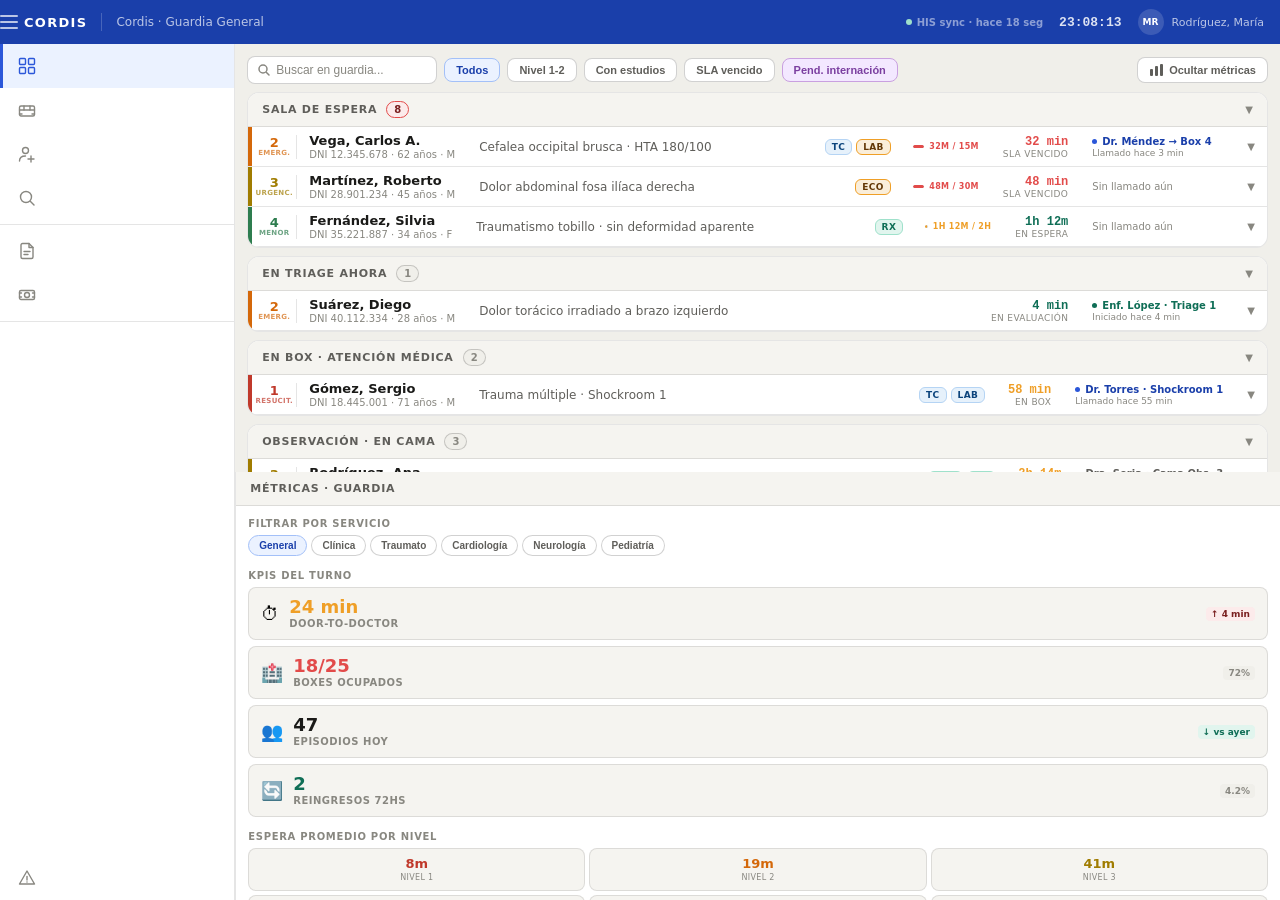
<file: command-center.html>
<!DOCTYPE html>
<html lang="es">
<head>
<meta charset="UTF-8">
<meta name="viewport" content="width=device-width, initial-scale=1.0">
<title>Command Center · Guardia · Cordis</title>
<style>
/* ═══════════════════════════════════════════
   CORDIS · Design Tokens v2.0
═══════════════════════════════════════════ */
:root {

  /* ─────────────────────────────────────────────────────────────
     1. PRIMARIO — Azul royal
     Branding Zenoxia. Kairos y Cordis comparten estos valores.
  ───────────────────────────────────────────────────────────── */
  --p-light: #EBF2FF;   /* fills, fondos de badge, card activa       */
  --p-mid:   #A3C0F8;   /* bordes de badge, separadores              */
  --p:       #2B57D9;   /* botones, íconos primarios, links activos  */
  --p-dark:  #1A3FAA;   /* topbar, logo, nav activo, texto activo    */

  /* ─────────────────────────────────────────────────────────────
     2. NEUTROS — Fondos, texto, bordes
  ───────────────────────────────────────────────────────────── */
  --bg:   #ffffff;              /* cards, modales, panels              */
  --bg2:  #f5f4f0;              /* inputs, fondos de sección, filas    */
  --bg3:  #f0efea;              /* fondo del body                      */
  --txt:  #1a1a18;              /* texto principal                     */
  --txt2: #5f5e5a;              /* texto secundario                    */
  --txt3: #888780;              /* labels, placeholders, tertiary      */
  --brd:  rgba(0,0,0,0.10);    /* borde sutil                         */
  --brd2: rgba(0,0,0,0.18);    /* borde medio — inputs, énfasis       */

  /* ─────────────────────────────────────────────────────────────
     3. SEMÁNTICOS — Estados del sistema
     Uso genérico en toda la plataforma.
     Para estados específicos de dominio, usar secciones 4–9.
  ───────────────────────────────────────────────────────────── */

  --s-ok:     #0F6E56;   /* confirmado, validado, completado          */
  --s-ok-l:   #E1F5EE;   /* fondo badge OK                            */
  --s-ok-m:   #9FE1CB;   /* borde badge OK                            */

  --s-warn:   #633806;   /* pendiente, atención leve                  */
  --s-warn-l: #FAEEDA;   /* fondo badge WARN                          */
  --s-warn-m: #EF9F27;   /* borde / ícono badge WARN                  */

  --s-err:    #791F1F;   /* bloqueante, alergia, crítico              */
  --s-err-l:  #FCEBEB;   /* fondo badge ERR                           */
  --s-err-m:  #E24B4A;   /* borde / ícono badge ERR                   */

  --s-info:   #0C447C;   /* informativo neutro, estado secundario     */
  --s-info-l: #E6F1FB;   /* fondo badge INFO                          */
  --s-info-m: #B5D4F4;   /* borde badge INFO                          */

  /* ─────────────────────────────────────────────────────────────
     4. TRIAGE — Colores por nivel de prioridad clínica
     Solo para Cordis (Guardia). Kairos no usa triage.
     Convención: --tN = texto/ícono · --tN-l = fondo · --tN-brd = borde
  ───────────────────────────────────────────────────────────── */

  --t1:     #C0392B;                    /* N1 Resucitación — Rojo       */
  --t1-l:   rgba(192, 57, 43, 0.10);
  --t1-brd: rgba(192, 57, 43, 0.25);

  --t2:     #D4680A;                    /* N2 Emergencia — Naranja      */
  --t2-l:   rgba(212, 104, 10, 0.10);
  --t2-brd: rgba(212, 104, 10, 0.25);

  --t3:     #A07C00;                    /* N3 Urgencia — Amarillo osc.  */
  --t3-l:   rgba(160, 124, 0, 0.10);
  --t3-brd: rgba(160, 124, 0, 0.25);

  --t4:     #2E7D4F;                    /* N4 Menor — Verde             */
  --t4-l:   rgba(46, 125, 79, 0.10);
  --t4-brd: rgba(46, 125, 79, 0.25);

  --t5:     #1565A8;                    /* N5 No urgente — Azul         */
  --t5-l:   rgba(21, 101, 168, 0.10);
  --t5-brd: rgba(21, 101, 168, 0.25);

  /* ─────────────────────────────────────────────────────────────
     5. ESTADOS DE CAMA — Ciclo hotelero
     Kairos: habitaciones prequirúrgicas y recuperación.
     Cordis: boxes de guardia.
     Convención: base (texto/ícono) · -l (fondo) · -m (borde)
  ───────────────────────────────────────────────────────────── */

  --cama-libre:    #0F6E56;   --cama-libre-l:    #E1F5EE;   --cama-libre-m:    #9FE1CB;
  --cama-ocup:     #1A3FAA;   --cama-ocup-l:     #EBF2FF;   --cama-ocup-m:     #A3C0F8;
  --cama-alta:     #7B3FA0;   --cama-alta-l:     #F3E8FF;   --cama-alta-m:     #C9A0E0;
  --cama-limp:     #B45309;   --cama-limp-l:     #FEF3C7;   --cama-limp-m:     #FCD34D;
  --cama-lista:    #0E7490;   --cama-lista-l:    #E0F7FA;   --cama-lista-m:    #67E8F9;
  --cama-bloq:     #4B4B4B;   --cama-bloq-l:     #F0F0F0;   --cama-bloq-m:     #AAAAAA;

  /* ─────────────────────────────────────────────────────────────
     6. ESTADOS DE EQUIPO — Equipamiento médico
     Cordis Imágenes: estado de TC, RM, sala de rayos, etc.
     Convención: base · -l (fondo) · -m (borde)
  ───────────────────────────────────────────────────────────── */

  --eq-libre:   #0F6E56;   --eq-libre-l:   #E1F5EE;   --eq-libre-m:   #9FE1CB;
  --eq-uso:     #2B57D9;   --eq-uso-l:     #EBF2FF;   --eq-uso-m:     #A3C0F8;
  --eq-limp:    #B45309;   --eq-limp-l:    #FEF3C7;   --eq-limp-m:    #FCD34D;
  --eq-fuera:   #4B4B4B;   --eq-fuera-l:   #F0F0F0;   --eq-fuera-m:   #AAAAAA;

  /* ─────────────────────────────────────────────────────────────
     7. TRASLADOS — Cola dinámica de camilleros
     Kairos y Cordis Camilleros.
     Estados del ciclo de vida de un traslado.
     Convención: base · -l (fondo) · -m (borde)
  ───────────────────────────────────────────────────────────── */

  --tr-pend:    #633806;   --tr-pend-l:    #FAEEDA;   --tr-pend-m:    #EF9F27;
  --tr-asig:    #0C447C;   --tr-asig-l:    #E6F1FB;   --tr-asig-m:    #B5D4F4;
  --tr-curso:   #2B57D9;   --tr-curso-l:   #EBF2FF;   --tr-curso-m:   #A3C0F8;
  --tr-done:    #0F6E56;   --tr-done-l:    #E1F5EE;   --tr-done-m:    #9FE1CB;
  --tr-urg:     #791F1F;   --tr-urg-l:     #FCEBEB;   --tr-urg-m:     #E24B4A;

  /* ─────────────────────────────────────────────────────────────
     8. IDENTIFICACIÓN DE EQUIPAMIENTO — Tipo de camilla / recurso
     Color por tipo de equipo requerido en un traslado.
     Solo valor base (sin -l/-m) — uso decorativo, no semántico.
  ───────────────────────────────────────────────────────────── */

  --equip-silla:    #7B3FA0;   /* silla de ruedas                     */
  --equip-camilla:  #0E7490;   /* camilla estándar o con barandas     */
  --equip-oxigeno:  #B45309;   /* O₂ portátil                         */
  --equip-tc:       #0C447C;   /* traslado a TC                       */
  --equip-rm:       #791F1F;   /* traslado a RM                       */

  /* ─────────────────────────────────────────────────────────────
     8B. CARGA LABORAL — Nivel de carga por operador
     Usado en paneles de coordinación (camilleros, enfermeros).
     Convención: base · -l (fondo badge)
  ───────────────────────────────────────────────────────────── */

  --carga-leve:     #0F6E56;   --carga-leve-l:    #E1F5EE;
  --carga-mod:      #A07C00;   --carga-mod-l:     #FEF9E0;
  --carga-alta:     #D4680A;   --carga-alta-l:    #FEF3C7;
  --carga-limite:   #C0392B;   --carga-limite-l:  #FCEBEB;

  /* ─────────────────────────────────────────────────────────────
     9. WORKLIST — Estados de estudios de imágenes
     Cordis Imágenes: ciclo de vida de un estudio (TC, RM, Rx).
     Convención: base · -l (fondo)
  ───────────────────────────────────────────────────────────── */

  --ws-pending:     #888780;   --ws-pending-l:    #f0efea;
  --ws-executing:   #2B57D9;   --ws-executing-l:  #EBF2FF;
  --ws-approval:    #A07C00;   --ws-approval-l:   #FAEEDA;
  --ws-approved:    #0F6E56;   --ws-approved-l:   #E1F5EE;
  --ws-delivered:   #5f5e5a;   --ws-delivered-l:  #f5f4f0;

  /* ─────────────────────────────────────────────────────────────
     10. IA — Asistencia cognitiva
     Gradiente de degradado para indicar sugerencia de IA.
     Usar en bordes, backgrounds sutiles, no en texto.
     Siempre con indicación visible de que es sugerencia IA,
     nunca como decisión clínica autónoma (RN-04).
  ───────────────────────────────────────────────────────────── */

  --ai-from: #1A3FAA;   /* inicio del gradiente — azul profundo      */
  --ai-to:   #6366F1;   /* fin del gradiente — violeta               */

  /* ─────────────────────────────────────────────────────────────
     11. SLA — Tiempos de respuesta clínicos (minutos)
     Valores numéricos usados como thresholds, no como colores.
     Combinar con tokens de triage para colorear el estado SLA.
  ───────────────────────────────────────────────────────────── */

  --sla-n1:   0;     /* N1 Resucitación — atención inmediata         */
  --sla-n2:   15;    /* N2 Emergencia — ≤15 min                      */
  --sla-n3:   30;    /* N3 Urgencia — ≤30 min                        */
  --sla-n4:   120;   /* N4 Menor — ≤2 hs                             */
  --sla-n5:   240;   /* N5 No urgente — ≤4 hs                        */

  --sla-urg:    #791F1F;   --sla-urg-l:    #FCEBEB;   --sla-urg-m:    #E24B4A;
  --sla-amb:    #0C447C;   --sla-amb-l:    #E6F1FB;   --sla-amb-m:    #B5D4F4;

  /* ─────────────────────────────────────────────────────────────
     12. TIPOGRAFÍA
  ───────────────────────────────────────────────────────────── */

  --font-sans:  system-ui, -apple-system, sans-serif;
  --font-mono:  'Courier New', Courier, monospace;

  --text-2xs:  8px;
  --text-xs:   10px;
  --text-sm:   11px;
  --text-md:   13px;
  --text-lg:   15px;
  --text-xl:   18px;
  --text-2xl:  22px;
  --text-3xl:  28px;

  --fw-normal:   400;
  --fw-medium:   500;
  --fw-semibold: 600;
  --fw-bold:     700;
  --fw-black:    800;

  /* ─────────────────────────────────────────────────────────────
     13. ICONOGRAFÍA — SVG outline, stroke="currentColor"
     Referencia: <svg class="ki ki-md"><use href="#ki-nombre"/></svg>
  ───────────────────────────────────────────────────────────── */

  --icon-xs:  12px;
  --icon-sm:  14px;
  --icon-md:  18px;
  --icon-lg:  22px;
  --icon-xl:  32px;

  --icon-stroke-thin:   1.2px;
  --icon-stroke:        1.4px;
  --icon-stroke-medium: 1.6px;
  --icon-stroke-thick:  2px;

  /* ─────────────────────────────────────────────────────────────
     14. ESPACIADO Y RADIO
  ───────────────────────────────────────────────────────────── */

  --r-xs:   4px;
  --r:      8px;
  --r-lg:   12px;
  --r-xl:   16px;
  --r-full: 999px;

  --gap-xs: 4px;
  --gap-sm: 8px;
  --gap-md: 12px;
  --gap-lg: 16px;
  --gap-xl: 24px;

  --pad-xs: 6px 8px;
  --pad-sm: 8px 12px;
  --pad-md: 12px 16px;
  --pad-lg: 16px 20px;

}

*,*::before,*::after{box-sizing:border-box;margin:0;padding:0;}

body{
  font-family:system-ui,-apple-system,sans-serif;
  background:var(--bg3);
  height:100vh;
  display:grid;
  grid-template-rows:44px 1fr;
  grid-template-columns:var(--nav-w) 1fr;
  grid-template-areas:"tb tb" "nav main";
  overflow:hidden;
  transition:grid-template-columns .22s ease;
}
body.nav-open{grid-template-columns:var(--nav-open) 1fr;}

/* ── TOPBAR ─────────────────────────────── */
.topbar{
  grid-area:tb; background:var(--p-dark);
  display:flex; align-items:center; justify-content:space-between;
  padding:0 16px 0 0; z-index:50;
}
.tb-l{display:flex;align-items:center;height:100%;}
.tb-burger{
  width:var(--nav-w);height:100%;
  display:flex;align-items:center;justify-content:center;
  cursor:pointer;flex-shrink:0;transition:background .15s;
}
.tb-burger:hover{background:rgba(255,255,255,.08);}
.tb-brand{font-size:13px;font-weight:800;letter-spacing:.1em;text-transform:uppercase;color:#fff;padding:0 14px 0 6px;}
.tb-divider{width:1px;height:18px;background:rgba(255,255,255,.2);margin-right:14px;}
.tb-title{font-size:12px;font-weight:500;color:rgba(255,255,255,.7);}
.tb-r{display:flex;align-items:center;gap:16px;}
.tb-sync{display:flex;align-items:center;gap:5px;font-size:10px;font-weight:600;color:rgba(255,255,255,.5);}
.sync-dot{width:6px;height:6px;border-radius:50%;background:var(--s-ok-m);animation:blink 2.5s infinite;}
@keyframes blink{0%,100%{opacity:1;}50%{opacity:.3;}}
.tb-clock{font-size:13px;font-weight:700;color:rgba(255,255,255,.85);font-family:'Courier New',monospace;}
.tb-user{display:flex;align-items:center;gap:8px;font-size:11px;color:rgba(255,255,255,.7);}
.avatar{width:26px;height:26px;border-radius:50%;background:rgba(255,255,255,.15);display:flex;align-items:center;justify-content:center;font-size:9px;font-weight:800;color:#fff;}

/* ── NAV LATERAL ─────────────────────────── */
.nav{
  grid-area:nav;background:var(--bg);
  border-right:1px solid var(--brd);
  display:flex;flex-direction:column;overflow:hidden;z-index:40;
}
.nav-item{
  display:flex;align-items:center;gap:12px;padding:0 14px;height:44px;
  cursor:pointer;transition:background .15s;white-space:nowrap;
  overflow:hidden;border-left:3px solid transparent;flex-shrink:0;
}
.nav-item:hover{background:var(--bg2);}
.nav-item.active{background:var(--p-light);border-left-color:var(--p);}
.nav-icon{display:flex;align-items:center;justify-content:center;flex-shrink:0;width:20px;color:var(--txt3);}
.nav-item:hover .nav-icon{color:var(--txt2);}
.nav-item.active .nav-icon{color:var(--p);}
.nav-label{font-size:12px;font-weight:600;color:var(--txt2);opacity:0;transition:opacity .2s;white-space:nowrap;}
.nav-item.active .nav-label{color:var(--p-dark);}
body.nav-open .nav-label{opacity:1;}
.nav-sep{height:1px;background:var(--brd);margin:4px 0;flex-shrink:0;}
.nav-bottom{margin-top:auto;}

/* ── MAIN AREA ───────────────────────────── */
.main{
  grid-area:main;display:grid;
  grid-template-columns:1fr var(--metrics-w);
  overflow:hidden;transition:grid-template-columns .22s ease;
}
.main.metrics-off{grid-template-columns:1fr 0px;}

/* ── VISTAS ──────────────────────────────── */
.view{display:none;flex:1;overflow:hidden;flex-direction:column;}
.view.active{display:flex;}

/* ── TABLERO ─────────────────────────────── */
.tablero{overflow-y:auto;padding:12px;display:flex;flex-direction:column;gap:8px;}

.tbar{
  display:flex;align-items:center;justify-content:space-between;
  flex-shrink:0;gap:10px;flex-wrap:wrap;
}
.tbar-l{display:flex;align-items:center;gap:7px;flex-wrap:wrap;}

.search-box{
  display:flex;align-items:center;background:var(--bg);
  border:1px solid var(--brd2);border-radius:var(--r);padding:0 10px;gap:6px;
}
.search-box input{border:none;background:transparent;font-size:12px;color:var(--txt);padding:6px 0;width:150px;outline:none;}
.search-box input::placeholder{color:var(--txt3);}

.fbtn{padding:5px 11px;border:1px solid var(--brd2);border-radius:var(--r);background:var(--bg);font-size:11px;font-weight:600;color:var(--txt2);cursor:pointer;transition:.15s;}
.fbtn:hover,.fbtn.on{background:var(--p-light);border-color:var(--p-mid);color:var(--p-dark);}

.metrics-toggle{display:flex;align-items:center;gap:6px;padding:5px 11px;border:1px solid var(--brd2);border-radius:var(--r);background:var(--bg);font-size:11px;font-weight:600;color:var(--txt2);cursor:pointer;transition:.15s;white-space:nowrap;}
.metrics-toggle:hover{background:var(--bg2);}

/* Sección del tablero */
.sec{background:var(--bg);border:1px solid var(--brd);border-radius:var(--r-lg);overflow:hidden;flex-shrink:0;}
.sec-hdr{display:flex;align-items:center;justify-content:space-between;padding:8px 14px;background:var(--bg2);border-bottom:1px solid var(--brd);cursor:pointer;user-select:none;}
.sec-hdr-l{display:flex;align-items:center;gap:9px;}
.sec-title{font-size:11px;font-weight:700;text-transform:uppercase;letter-spacing:.07em;color:var(--txt2);}
.sec-count{font-size:10px;font-weight:700;padding:2px 7px;border-radius:10px;background:var(--bg3);color:var(--txt3);border:1px solid var(--brd2);}
.sec-count.alert{background:var(--s-err-l);color:var(--s-err);border-color:var(--s-err-m);animation:blink 1.5s infinite;}
.sec-arrow{font-size:10px;color:var(--txt3);transition:transform .2s;}
.sec.collapsed .sec-arrow{transform:rotate(-90deg);}
.sec.collapsed .sec-body{display:none;}

/* Fila de paciente */
.pac-row{
  display:flex;align-items:center;border-bottom:1px solid var(--brd);
  cursor:pointer;transition:background .12s;min-height:40px;
}
.pac-row:last-child{border-bottom:none;}
.pac-row:hover{background:var(--bg2);}
.pac-row.expanded{background:var(--p-light);}

.t-band{width:4px;align-self:stretch;flex-shrink:0;}
.t-pill{display:flex;flex-direction:column;align-items:center;justify-content:center;width:44px;padding:4px;flex-shrink:0;gap:1px;}
.tp-n{font-size:13px;font-weight:800;line-height:1;}
.tp-l{font-size:7px;font-weight:700;text-transform:uppercase;letter-spacing:.04em;opacity:.7;line-height:1;}

.t1 .t-band{background:var(--t1);} .t1 .tp-n,.t1 .tp-l{color:var(--t1);}
.t2 .t-band{background:var(--t2);} .t2 .tp-n,.t2 .tp-l{color:var(--t2);}
.t3 .t-band{background:var(--t3);} .t3 .tp-n,.t3 .tp-l{color:var(--t3);}
.t4 .t-band{background:var(--t4);} .t4 .tp-n,.t4 .tp-l{color:var(--t4);}
.t5 .t-band{background:var(--t5);} .t5 .tp-n,.t5 .tp-l{color:var(--t5);}

.row-sep{width:1px;height:24px;background:var(--brd);flex-shrink:0;}
.pac-id{padding:0 12px;min-width:155px;flex-shrink:0;}
.pac-name{font-size:13px;font-weight:700;color:var(--txt);}
.pac-meta{font-size:10px;color:var(--txt3);margin-top:1px;}
.pac-motivo{flex:1;padding:0 12px;font-size:12px;color:var(--txt2);white-space:nowrap;overflow:hidden;text-overflow:ellipsis;}
.pac-chips{display:flex;gap:4px;padding:0 10px;flex-shrink:0;}
.chip{font-size:9px;font-weight:700;padding:2px 6px;border-radius:6px;text-transform:uppercase;letter-spacing:.04em;border:1px solid transparent;}
.chip-p{background:var(--s-warn-l);color:var(--s-warn);border-color:var(--s-warn-m);}
.chip-e{background:var(--s-info-l);color:var(--s-info);border-color:var(--s-info-m);}
.chip-d{background:var(--s-ok-l);color:var(--s-ok);border-color:var(--s-ok-m);}
.pac-tiempo{padding:0 12px;text-align:right;flex-shrink:0;min-width:68px;}
.t-val{font-size:12px;font-weight:700;font-family:'Courier New',monospace;}
.t-val.ok{color:var(--s-ok);} .t-val.warn{color:var(--s-warn-m);} .t-val.err{color:var(--s-err-m);}
.t-lbl{font-size:9px;color:var(--txt3);text-transform:uppercase;letter-spacing:.04em;}
.pac-llamador{padding:0 12px;min-width:155px;flex-shrink:0;font-size:10px;}
.llamador-on{display:flex;align-items:center;gap:5px;color:var(--p-dark);font-weight:600;}
.ll-dot{width:5px;height:5px;border-radius:50%;background:var(--p);flex-shrink:0;}
.ll-time{color:var(--txt3);font-size:9px;margin-top:1px;}
.pac-arr{padding:0 12px;color:var(--txt3);font-size:10px;flex-shrink:0;transition:transform .2s;}
.pac-row.expanded .pac-arr{transform:rotate(180deg);}

/* Detalle expandido */
.pac-detail{display:none;background:var(--bg);border-top:1px solid var(--brd);padding:16px 20px 16px 60px;gap:16px;}
.pac-row.expanded+.pac-detail{display:grid;grid-template-columns:1fr 1fr 1fr;}
.d-title{font-size:10px;font-weight:700;text-transform:uppercase;letter-spacing:.07em;color:var(--txt3);margin-bottom:8px;}

.tl{display:flex;flex-direction:column;}
.tl-ev{display:flex;gap:10px;padding-bottom:10px;position:relative;}
.tl-ev:not(:last-child)::before{content:'';position:absolute;left:5px;top:13px;bottom:0;width:1px;background:var(--brd2);}
.tl-dot{width:11px;height:11px;border-radius:50%;flex-shrink:0;margin-top:2px;border:2px solid var(--brd2);background:var(--bg);}
.tl-dot.ok{background:var(--s-ok);border-color:var(--s-ok);}
.tl-dot.on{background:var(--p);border-color:var(--p);}
.tl-dot.warn{background:var(--s-warn-m);border-color:var(--s-warn-m);}
.tl-dot.emp{background:transparent;}
.tl-actor{font-size:11px;font-weight:600;color:var(--txt);}
.tl-desc{font-size:10px;color:var(--txt2);margin-top:1px;line-height:1.4;}
.tl-t{font-size:9px;color:var(--txt3);font-family:'Courier New',monospace;flex-shrink:0;margin-top:2px;}

.est-row{display:flex;align-items:center;gap:8px;padding:7px 10px;background:var(--bg2);border:1px solid var(--brd);border-radius:var(--r);margin-bottom:5px;}
.est-tipo{font-size:11px;font-weight:700;color:var(--txt);flex:1;}
.est-sol{font-size:9px;color:var(--txt3);}

.vitals{display:grid;grid-template-columns:1fr 1fr;gap:6px;margin-bottom:10px;}
.vital-c{background:var(--bg2);border:1px solid var(--brd);border-radius:var(--r);padding:7px 10px;}
.vc-l{font-size:9px;text-transform:uppercase;letter-spacing:.05em;color:var(--txt3);font-weight:700;}
.vc-v{font-size:14px;font-weight:700;color:var(--txt);}
.vc-v.al{color:var(--s-err-m);}

.d-actions{display:flex;flex-direction:column;gap:6px;margin-top:auto;}
.d-btn{padding:8px 12px;border-radius:var(--r);font-size:11px;font-weight:700;cursor:pointer;text-align:center;transition:.15s;border:1px solid transparent;}
.d-btn.pri{background:var(--p);color:#fff;border-color:var(--p-dark);}
.d-btn.pri:hover{background:var(--p-dark);}
.d-btn.gh{background:transparent;color:var(--txt2);border-color:var(--brd2);}
.d-btn.gh:hover{background:var(--bg2);}
.d-btn.wa{background:var(--s-warn-l);color:var(--s-warn);border-color:var(--s-warn-m);}

/* ── PANEL DE MÉTRICAS ───────────────────── */
.metrics{border-left:1px solid var(--brd);background:var(--bg);display:flex;flex-direction:column;overflow:hidden;transition:width .22s;}
.main.metrics-off .metrics{border-left:none;overflow:hidden;}
.metrics-hdr{padding:10px 14px;border-bottom:1px solid var(--brd);background:var(--bg2);flex-shrink:0;font-size:11px;font-weight:700;text-transform:uppercase;letter-spacing:.07em;color:var(--txt2);}
.metrics-body{flex:1;overflow-y:auto;padding:12px;display:flex;flex-direction:column;gap:14px;}

.esp-sel{display:flex;flex-wrap:wrap;gap:4px;}
.esp-btn{padding:4px 10px;border:1px solid var(--brd2);border-radius:12px;font-size:10px;font-weight:700;color:var(--txt2);background:var(--bg);cursor:pointer;transition:.15s;}
.esp-btn:hover{border-color:var(--p-mid);color:var(--p-dark);}
.esp-btn.on{background:var(--p-light);border-color:var(--p-mid);color:var(--p-dark);}

.kpi-stack{display:flex;flex-direction:column;gap:6px;}
.kpi-card{background:var(--bg2);border:1px solid var(--brd);border-radius:var(--r);padding:10px 12px;display:flex;align-items:center;gap:10px;}
.kpi-ico{font-size:18px;flex-shrink:0;}
.kpi-inf{flex:1;}
.kpi-v{font-size:18px;font-weight:800;line-height:1;color:var(--txt);}
.kpi-v.ok{color:var(--s-ok);} .kpi-v.warn{color:var(--s-warn-m);} .kpi-v.err{color:var(--s-err-m);}
.kpi-l{font-size:10px;color:var(--txt3);font-weight:600;text-transform:uppercase;letter-spacing:.05em;margin-top:2px;}
.kpi-trend{font-size:9px;font-weight:700;padding:2px 5px;border-radius:4px;}
.tr-up{background:var(--s-err-l);color:var(--s-err);}
.tr-dn{background:var(--s-ok-l);color:var(--s-ok);}
.tr-fl{background:var(--bg3);color:var(--txt3);}

.t-grid{display:grid;grid-template-columns:repeat(3,1fr);gap:4px;}
.t-cell{background:var(--bg2);border:1px solid var(--brd);border-radius:var(--r);padding:8px 6px;text-align:center;}
.tc-v{font-size:13px;font-weight:800;line-height:1;}
.tc-l{font-size:8px;color:var(--txt3);text-transform:uppercase;letter-spacing:.04em;margin-top:3px;}

.srv-row{display:flex;align-items:center;justify-content:space-between;padding:7px 10px;background:var(--bg2);border:1px solid var(--brd);border-radius:var(--r);margin-bottom:4px;}
.srv-name{font-size:11px;font-weight:600;color:var(--txt);}
.srv-s{font-size:9px;font-weight:700;padding:2px 7px;border-radius:8px;text-transform:uppercase;}
.srv-ok{background:var(--s-ok-l);color:var(--s-ok);border:1px solid var(--s-ok-m);}
.srv-warn{background:var(--s-warn-l);color:var(--s-warn);border:1px solid var(--s-warn-m);}
.srv-err{background:var(--s-err-l);color:var(--s-err);border:1px solid var(--s-err-m);}
.occ-track{height:4px;background:var(--bg3);border-radius:4px;overflow:hidden;margin-top:3px;}
.occ-fill{height:100%;border-radius:4px;}

/* ── MAPA DE CAMAS ───────────────────────── */
.mapa-wrap{display:flex;flex:1;overflow:hidden;}
.mapa-scroll{flex:1;overflow-y:auto;padding:12px;display:flex;flex-direction:column;gap:14px;}

.mapa-topbar{display:flex;align-items:center;justify-content:space-between;flex-wrap:wrap;gap:8px;flex-shrink:0;}
.leyenda{display:flex;align-items:center;gap:5px;flex-wrap:wrap;}
.ley-pill{display:inline-flex;align-items:center;gap:5px;padding:3px 9px;border-radius:20px;font-size:10px;font-weight:700;}
.ley-dot{width:6px;height:6px;border-radius:50%;flex-shrink:0;}
.mapa-resumen{display:flex;gap:14px;flex-shrink:0;}
.mr-item{text-align:center;}
.mr-v{font-size:18px;font-weight:800;line-height:1;}
.mr-l{font-size:9px;font-weight:700;text-transform:uppercase;letter-spacing:.05em;color:var(--txt3);margin-top:2px;}

.zona-label{font-size:10px;font-weight:700;text-transform:uppercase;letter-spacing:.08em;color:var(--txt3);margin-bottom:8px;display:flex;align-items:center;gap:8px;}
.zona-label::after{content:'';flex:1;height:1px;background:var(--brd2);}
.zona-grid{display:flex;flex-wrap:wrap;gap:8px;margin-bottom:4px;}

/* Card de cama */
.cama{
  width:148px;border:1.5px solid var(--brd);border-radius:var(--r-lg);
  background:var(--bg);cursor:pointer;flex-shrink:0;
  display:flex;flex-direction:column;overflow:hidden;
  transition:transform .15s,box-shadow .15s,border-color .15s;
}
.cama:hover{transform:translateY(-2px);box-shadow:0 5px 16px rgba(0,0,0,.10);}
.cama.sel{border-color:var(--p);box-shadow:0 0 0 2px var(--p-mid);}

.cama-bar{height:5px;width:100%;flex-shrink:0;}
@keyframes palp-a{0%,100%{opacity:1;}50%{opacity:.35;}}
@keyframes palp-l{0%,100%{opacity:1;}50%{opacity:.45;}}

.cama-head{padding:7px 9px 4px;display:flex;align-items:flex-start;justify-content:space-between;gap:4px;}
.cama-num{font-size:14px;font-weight:800;color:var(--txt);line-height:1;}
.cama-tipo{font-size:7px;font-weight:700;text-transform:uppercase;letter-spacing:.04em;padding:2px 5px;border-radius:4px;}
.ct-shock{background:var(--s-err-l);color:var(--s-err);border:1px solid var(--s-err-m);}
.ct-inf{background:var(--s-info-l);color:var(--s-info);border:1px solid var(--s-info-m);}
.ct-obs{background:var(--bg2);color:var(--txt3);border:1px solid var(--brd2);}

.cama-estado{display:flex;align-items:center;gap:4px;padding:3px 9px;font-size:9px;font-weight:700;text-transform:uppercase;letter-spacing:.03em;}
.ce-dot{width:5px;height:5px;border-radius:50%;flex-shrink:0;}

.cama-pac{padding:3px 9px 6px;flex:1;}
.cp-nombre{font-size:10px;font-weight:700;color:var(--txt);white-space:nowrap;overflow:hidden;text-overflow:ellipsis;}
.cp-meta{font-size:9px;color:var(--txt3);margin-top:1px;}
.cp-triage{display:inline-block;font-size:8px;font-weight:700;padding:2px 6px;border-radius:5px;margin-top:4px;}
.cp-medico{font-size:9px;color:var(--txt3);margin-top:3px;white-space:nowrap;overflow:hidden;text-overflow:ellipsis;}

.cama-vacio{flex:1;display:flex;align-items:center;justify-content:center;font-size:20px;opacity:.2;padding:6px 0;}

.cama-foot{padding:5px 9px;border-top:1px solid var(--brd);display:flex;justify-content:space-between;align-items:center;}
.cf-t{font-size:9px;font-weight:700;font-family:'Courier New',monospace;color:var(--txt3);}
.cf-t.warn{color:var(--s-warn-m);} .cf-t.ok{color:var(--cama-libre);}
.cf-actor{font-size:8px;color:var(--txt3);font-weight:600;}

/* Panel detalle del mapa */
.mapa-detail{
  width:280px;border-left:1px solid var(--brd);background:var(--bg);
  display:flex;flex-direction:column;overflow:hidden;flex-shrink:0;
}
.md-hdr{padding:10px 16px;background:var(--bg2);border-bottom:1px solid var(--brd);flex-shrink:0;}
.md-title{font-size:11px;font-weight:700;text-transform:uppercase;letter-spacing:.07em;color:var(--txt2);}
.md-body{flex:1;overflow-y:auto;padding:14px;display:flex;flex-direction:column;gap:10px;}

.md-empty{flex:1;display:flex;flex-direction:column;align-items:center;justify-content:center;gap:10px;color:var(--txt3);text-align:center;padding:20px;}
.md-empty-ico{font-size:28px;opacity:.3;}
.md-empty-t{font-size:13px;font-weight:600;color:var(--txt2);}
.md-empty-s{font-size:11px;line-height:1.6;}

.md-box-head{background:var(--bg2);border:1px solid var(--brd);border-radius:var(--r);padding:12px 14px;}
.mbh-num{font-size:20px;font-weight:800;color:var(--txt);line-height:1;}
.mbh-tipo{font-size:11px;color:var(--txt2);margin-top:2px;}
.mbh-estado{display:inline-flex;align-items:center;gap:6px;margin-top:8px;padding:4px 10px;border-radius:20px;font-size:11px;font-weight:700;border:1px solid transparent;}

.md-pac{border-radius:var(--r);padding:11px 13px;}
.mdp-nombre{font-size:14px;font-weight:700;color:var(--txt);}
.mdp-meta{font-size:11px;color:var(--txt2);margin-top:2px;}
.mdp-triage{display:inline-block;font-size:9px;font-weight:700;padding:2px 8px;border-radius:6px;margin-top:6px;}
.mdp-med{font-size:9px;color:var(--txt3);margin-top:5px;}

.md-tl{display:flex;flex-direction:column;}
.md-tl-ev{display:flex;gap:8px;padding-bottom:8px;position:relative;}
.md-tl-ev:not(:last-child)::before{content:'';position:absolute;left:4px;top:11px;bottom:0;width:1px;background:var(--brd2);}
.md-dot{width:9px;height:9px;border-radius:50%;flex-shrink:0;margin-top:2px;border:2px solid var(--brd2);background:var(--bg);}
.md-dot.ok{background:var(--cama-libre);border-color:var(--cama-libre);}
.md-dot.on{background:var(--cama-ocup);border-color:var(--cama-ocup);}
.md-dot.warn{background:var(--s-warn-m);border-color:var(--s-warn-m);}
.md-dot.pur{background:var(--cama-alta);border-color:var(--cama-alta);}
.md-dot.cln{background:var(--cama-limp);border-color:var(--cama-limp);}
.md-tl-actor{font-size:10px;font-weight:600;color:var(--txt);}
.md-badge{display:inline-block;font-size:7px;font-weight:700;padding:1px 4px;border-radius:3px;margin-left:3px;text-transform:uppercase;vertical-align:middle;}
.mb-med{background:var(--s-info-l);color:var(--s-info);}
.mb-enf{background:var(--s-ok-l);color:var(--s-ok);}
.mb-rec{background:var(--p-light);color:var(--p-dark);}
.mb-lim{background:var(--cama-limp-l);color:var(--cama-limp);}
.md-tl-desc{font-size:9px;color:var(--txt2);margin-top:1px;line-height:1.4;}
.md-tl-time{font-size:8px;color:var(--txt3);font-family:'Courier New',monospace;flex-shrink:0;margin-top:2px;}

.md-sep{font-size:9px;font-weight:700;text-transform:uppercase;letter-spacing:.06em;color:var(--txt3);padding:6px 0 3px;}
.md-btn{width:100%;padding:9px 12px;border-radius:var(--r);font-size:11px;font-weight:700;cursor:pointer;display:flex;align-items:center;gap:7px;transition:.15s;border:1px solid transparent;margin-bottom:4px;text-align:left;}
.mb-pri{background:var(--p);color:#fff;border-color:var(--p-dark);}
.mb-pri:hover{background:var(--p-dark);}
.mb-ok{background:var(--cama-libre-l);color:var(--cama-libre);border-color:var(--cama-libre-m);}
.mb-ok:hover{opacity:.85;}
.mb-warn{background:var(--cama-limp-l);color:var(--cama-limp);border-color:var(--cama-limp-m);}
.mb-warn:hover{opacity:.85;}
.mb-pur{background:var(--cama-alta-l);color:var(--cama-alta);border-color:var(--cama-alta-m);}
.mb-pur:hover{opacity:.85;}
.mb-dark{background:var(--cama-bloq-l);color:var(--cama-bloq);border-color:var(--cama-bloq-m);}
.mb-dark:hover{background:#e0e0e0;}
.mb-danger{background:var(--s-err-l);color:var(--s-err);border-color:var(--s-err-m);}
.mb-danger:hover{opacity:.85;}
.mb-ghost{background:transparent;color:var(--txt2);border-color:var(--brd2);}
.mb-ghost:hover{background:var(--bg2);}
.mb-actor{margin-left:auto;font-size:8px;font-weight:700;padding:1px 5px;border-radius:3px;white-space:nowrap;background:var(--p-light);color:var(--p-dark);}

/* ── SLA INDICATOR ───────────────────────── */
.sla-bar {
  display: flex;
  align-items: center;
  gap: 5px;
  padding: 0 12px;
  flex-shrink: 0;
  min-width: 90px;
}
.sla-track {
  flex: 1;
  height: 3px;
  background: var(--brd2);
  border-radius: 2px;
  overflow: hidden;
}
.sla-fill {
  height: 100%;
  border-radius: 2px;
  transition: width .3s;
}
.sla-label {
  font-size: 8px;
  font-weight: 700;
  text-transform: uppercase;
  letter-spacing: .04em;
  color: var(--txt3);
  white-space: nowrap;
  flex-shrink: 0;
}
.sla-label.ok   { color: var(--s-ok); }
.sla-label.warn { color: var(--s-warn-m); }
.sla-label.err  { color: var(--s-err-m); }

/* ── PENDIENTE INTERNACIÓN ───────────────── */
.pend-int-badge {
  display: inline-flex;
  align-items: center;
  gap: 4px;
  font-size: 9px;
  font-weight: 700;
  padding: 2px 7px;
  border-radius: 8px;
  background: var(--cama-alta-l);
  color: var(--cama-alta);
  border: 1px solid var(--cama-alta-m);
  text-transform: uppercase;
  letter-spacing: .04em;
  white-space: nowrap;
  animation: blink 2s infinite;
}

.sec-pend-int .sec-count {
  background: var(--cama-alta-l);
  color: var(--cama-alta);
  border-color: var(--cama-alta-m);
  animation: blink 2s infinite;
}

.destino-tag {
  font-size: 9px;
  font-weight: 700;
  padding: 2px 6px;
  border-radius: 5px;
  border: 1px solid transparent;
  white-space: nowrap;
  flex-shrink: 0;
}
.dt-uti    { background: var(--s-err-l);  color: var(--s-err);  border-color: var(--s-err-m); }
.dt-uci    { background: var(--s-err-l);  color: var(--s-err);  border-color: var(--s-err-m); }
.dt-ig     { background: var(--s-info-l); color: var(--s-info); border-color: var(--s-info-m); }
.dt-uco    { background: var(--s-warn-l); color: var(--s-warn); border-color: var(--s-warn-m); }
.dt-terapia{ background: var(--s-err-l);  color: var(--s-err);  border-color: var(--s-err-m); }
.dt-pedia  { background: var(--s-ok-l);   color: var(--s-ok);   border-color: var(--s-ok-m); }
.ph{flex:1;display:flex;flex-direction:column;align-items:center;justify-content:center;gap:12px;color:var(--txt3);text-align:center;padding:40px;}
.ph-ico{font-size:36px;}
.ph-t{font-size:15px;font-weight:600;color:var(--txt2);}
.ph-s{font-size:12px;line-height:1.6;max-width:300px;}

/* sec-label utility */
.sl{font-size:10px;font-weight:700;text-transform:uppercase;letter-spacing:.07em;color:var(--txt3);margin-bottom:6px;}

/* ── SERVICIOS EXPANDIBLES ───────────────── */
.srv-item {
  border: 1px solid var(--brd);
  border-radius: var(--r);
  overflow: hidden;
  margin-bottom: 5px;
  cursor: pointer;
  transition: border-color .15s;
}
.srv-item:hover { border-color: var(--brd2); }
.srv-item.open { border-color: var(--p-mid); }

.srv-hdr {
  display: flex;
  align-items: center;
  justify-content: space-between;
  padding: 7px 10px;
  background: var(--bg2);
  user-select: none;
}

.srv-hdr-l { flex: 1; }
.srv-name  { font-size: 11px; font-weight: 600; color: var(--txt); }
.occ-track { height: 3px; background: var(--bg3); border-radius: 2px; overflow: hidden; margin-top: 3px; width: 100%; }
.occ-fill  { height: 100%; border-radius: 2px; }

.srv-hdr-r { display: flex; align-items: center; gap: 6px; flex-shrink: 0; }
.srv-s { font-size: 9px; font-weight: 700; padding: 2px 7px; border-radius: 8px; text-transform: uppercase; white-space: nowrap; }
.srv-ok   { background: var(--s-ok-l);   color: var(--s-ok);   border: 1px solid var(--s-ok-m); }
.srv-warn { background: var(--s-warn-l); color: var(--s-warn); border: 1px solid var(--s-warn-m); }
.srv-err  { background: var(--s-err-l);  color: var(--s-err);  border: 1px solid var(--s-err-m); }

.srv-arrow { font-size: 8px; color: var(--txt3); transition: transform .2s; flex-shrink: 0; }
.srv-item.open .srv-arrow { transform: rotate(180deg); }

/* Cola del servicio */
.srv-cola {
  display: none;
  flex-direction: column;
  gap: 0;
  background: var(--bg);
  border-top: 1px solid var(--brd);
}
.srv-item.open .srv-cola { display: flex; }

.srv-cola-item {
  display: flex;
  align-items: center;
  gap: 8px;
  padding: 7px 10px;
  border-bottom: 1px solid var(--brd);
  font-size: 10px;
}
.srv-cola-item:last-child { border-bottom: none; }

.sci-tipo {
  font-size: 8px; font-weight: 800;
  padding: 2px 6px; border-radius: 5px;
  text-transform: uppercase; letter-spacing: .04em;
  flex-shrink: 0; white-space: nowrap;
}
.sci-en-curso { background: var(--p-light);  color: var(--p-dark); border: 1px solid var(--p-mid); }
.sci-proximo  { background: var(--s-warn-l); color: var(--s-warn); border: 1px solid var(--s-warn-m); }
.sci-pendiente{ background: var(--bg2);      color: var(--txt3);   border: 1px solid var(--brd2); }

.sci-nombre { flex: 1; font-weight: 700; color: var(--txt); }
.sci-triage { font-size: 8px; font-weight: 800; padding: 1px 5px; border-radius: 4px; flex-shrink: 0; }
.sci-tiempo {
  font-size: 9px; font-weight: 700;
  color: var(--p-dark); text-align: right;
  flex-shrink: 0; white-space: nowrap;
  font-family: 'Courier New', monospace;
}
.sci-tiempo.ok   { color: var(--s-ok); }
.sci-tiempo.warn { color: var(--s-warn-m); }

.srv-cola-vacio {
  padding: 10px;
  font-size: 10px;
  color: var(--txt3);
  text-align: center;
}

.srv-cola-source {
  padding: 5px 10px;
  font-size: 8px;
  color: var(--txt3);
  background: var(--bg2);
  border-top: 1px solid var(--brd);
  display: flex;
  align-items: center;
  gap: 4px;
}
</style>
</head>
<body>

<!-- TOPBAR -->
<div class="topbar">
  <div class="tb-l">
    <div class="tb-burger" onclick="toggleNav()">
      <svg width="18" height="14" viewBox="0 0 18 14" fill="none">
        <rect width="18" height="2" rx="1" fill="rgba(255,255,255,.7)"/>
        <rect y="6" width="18" height="2" rx="1" fill="rgba(255,255,255,.7)"/>
        <rect y="12" width="18" height="2" rx="1" fill="rgba(255,255,255,.7)"/>
      </svg>
    </div>
    <span class="tb-brand">Cordis</span>
    <div class="tb-divider"></div>
    <span class="tb-title">Cordis · Guardia General</span>
  </div>
  <div class="tb-r">
    <div class="tb-sync"><div class="sync-dot"></div>HIS sync · hace 18 seg</div>
    <div class="tb-clock" id="reloj">--:--:--</div>
    <div class="tb-user"><div class="avatar">MR</div>Rodríguez, María</div>
  </div>
</div>

<!-- NAV LATERAL -->
<nav class="nav">

  <!-- Tablero: layout grid 3x3 -->
  <div class="nav-item active" onclick="setView('tablero',this)">
    <span class="nav-icon">
      <svg width="18" height="18" viewBox="0 0 18 18" fill="none" stroke="currentColor" stroke-width="1.4" stroke-linecap="round" stroke-linejoin="round">
        <rect x="1.5" y="1.5" width="6" height="6" rx="1"/>
        <rect x="10.5" y="1.5" width="6" height="6" rx="1"/>
        <rect x="1.5" y="10.5" width="6" height="6" rx="1"/>
        <rect x="10.5" y="10.5" width="6" height="6" rx="1"/>
      </svg>
    </span>
    <span class="nav-label">Tablero de Guardia</span>
  </div>

  <!-- Mapa: plano con cama -->
  <div class="nav-item" onclick="setView('mapa',this)">
    <span class="nav-icon">
      <svg width="18" height="18" viewBox="0 0 18 18" fill="none" stroke="currentColor" stroke-width="1.4" stroke-linecap="round" stroke-linejoin="round">
        <rect x="1.5" y="5" width="15" height="10" rx="1.5"/>
        <path d="M1.5 9h15"/>
        <path d="M6 9V5"/>
        <path d="M12 9V5"/>
        <path d="M1.5 13h2.5M14 13h2.5"/>
      </svg>
    </span>
    <span class="nav-label">Mapa de Camas</span>
  </div>

  <!-- Ingresar: persona con símbolo + -->
  <div class="nav-item" onclick="setView('ingreso',this)">
    <span class="nav-icon">
      <svg width="18" height="18" viewBox="0 0 18 18" fill="none" stroke="currentColor" stroke-width="1.4" stroke-linecap="round" stroke-linejoin="round">
        <circle cx="7.5" cy="5.5" r="3"/>
        <path d="M1.5 16c0-3.314 2.686-5 6-5"/>
        <path d="M13 11v6M10 14h6"/>
      </svg>
    </span>
    <span class="nav-label">Ingresar Paciente</span>
  </div>

  <!-- Buscar: lupa -->
  <div class="nav-item" onclick="setView('buscar',this)">
    <span class="nav-icon">
      <svg width="18" height="18" viewBox="0 0 18 18" fill="none" stroke="currentColor" stroke-width="1.4" stroke-linecap="round" stroke-linejoin="round">
        <circle cx="8" cy="8" r="5.5"/>
        <path d="M12.5 12.5L16 16"/>
      </svg>
    </span>
    <span class="nav-label">Buscar Paciente</span>
  </div>

  <div class="nav-sep"></div>

  <!-- Constancias: documento con líneas -->
  <div class="nav-item" onclick="setView('constancias',this)">
    <span class="nav-icon">
      <svg width="18" height="18" viewBox="0 0 18 18" fill="none" stroke="currentColor" stroke-width="1.4" stroke-linecap="round" stroke-linejoin="round">
        <path d="M11 1.5H4.5A1.5 1.5 0 003 3v12a1.5 1.5 0 001.5 1.5h9A1.5 1.5 0 0015 15V5.5L11 1.5z"/>
        <path d="M11 1.5V5.5H15"/>
        <path d="M6 9.5h6M6 12.5h4"/>
      </svg>
    </span>
    <span class="nav-label">Constancias</span>
  </div>

  <!-- Prestaciones: billete / ticket -->
  <div class="nav-item" onclick="setView('prestaciones',this)">
    <span class="nav-icon">
      <svg width="18" height="18" viewBox="0 0 18 18" fill="none" stroke="currentColor" stroke-width="1.4" stroke-linecap="round" stroke-linejoin="round">
        <rect x="1.5" y="4.5" width="15" height="9" rx="1.5"/>
        <circle cx="9" cy="9" r="2.5"/>
        <path d="M1.5 7h2M14.5 7h2M1.5 11h2M14.5 11h2"/>
      </svg>
    </span>
    <span class="nav-label">Prestaciones</span>
  </div>

  <div class="nav-sep"></div>

  <div class="nav-bottom">
    <!-- Contingencia: triángulo de advertencia -->
    <div class="nav-item" onclick="setView('contingencia',this)" style="color:var(--s-warn-m);">
      <span class="nav-icon">
        <svg width="18" height="18" viewBox="0 0 18 18" fill="none" stroke="currentColor" stroke-width="1.4" stroke-linecap="round" stroke-linejoin="round">
          <path d="M9 2L16.5 15H1.5L9 2z"/>
          <path d="M9 7.5v3.5"/>
          <circle cx="9" cy="13" r="0.75" fill="currentColor" stroke="none"/>
        </svg>
      </span>
      <span class="nav-label" style="color:var(--s-warn);">Contingencia Offline</span>
    </div>
  </div>

</nav>

<!-- MAIN -->
<div class="main" id="main">

  <!-- ════════════════════════════════════
       VISTA: TABLERO DE GUARDIA
  ════════════════════════════════════ -->
  <div class="view active" id="view-tablero">
    <div class="tablero">

      <div class="tbar">
        <div class="tbar-l">
          <div class="search-box">
            <svg width="12" height="12" viewBox="0 0 12 12" fill="none"><circle cx="5" cy="5" r="4" stroke="#888780" stroke-width="1.5"/><path d="M8.5 8.5L11 11" stroke="#888780" stroke-width="1.5" stroke-linecap="round"/></svg>
            <input type="text" placeholder="Buscar en guardia...">
          </div>
          <button class="fbtn on">Todos</button>
          <button class="fbtn">Nivel 1-2</button>
          <button class="fbtn">Con estudios</button>
          <button class="fbtn">SLA vencido</button>
          <button class="fbtn" style="background:var(--cama-alta-l);border-color:var(--cama-alta-m);color:var(--cama-alta);">Pend. internación</button>
        </div>
        <button class="metrics-toggle" onclick="toggleMetrics()">
          <svg width="14" height="14" viewBox="0 0 14 14" fill="none"><rect x="1" y="6" width="3" height="7" rx="1" fill="#5f5e5a"/><rect x="6" y="3" width="3" height="10" rx="1" fill="#5f5e5a"/><rect x="11" y="1" width="3" height="12" rx="1" fill="#5f5e5a"/></svg>
          <span id="m-toggle-lbl">Ocultar métricas</span>
        </button>
      </div>

      <!-- Sala de Espera -->
      <div class="sec" id="s-espera">
        <div class="sec-hdr" onclick="toggleSec('s-espera')">
          <div class="sec-hdr-l"><span class="sec-title">Sala de Espera</span><span class="sec-count alert">8</span></div>
          <span class="sec-arrow">▼</span>
        </div>
        <div class="sec-body">

          <div class="pac-row t2" onclick="togglePac(this)">
            <div class="t-band"></div>
            <div class="t-pill"><span class="tp-n">2</span><span class="tp-l">Emerg.</span></div>
            <div class="row-sep"></div>
            <div class="pac-id"><div class="pac-name">Vega, Carlos A.</div><div class="pac-meta">DNI 12.345.678 · 62 años · M</div></div>
            <div class="pac-motivo">Cefalea occipital brusca · HTA 180/100</div>
            <div class="pac-chips"><span class="chip chip-e">TC</span><span class="chip chip-p">Lab</span></div>
            <div class="sla-bar">
              <div class="sla-track"><div class="sla-fill" style="width:100%;background:var(--s-err-m);"></div></div>
              <span class="sla-label err">32m / 15m</span>
            </div>
            <div class="pac-tiempo"><div class="t-val err">32 min</div><div class="t-lbl">SLA vencido</div></div>
            <div class="pac-llamador"><div class="llamador-on"><div class="ll-dot"></div>Dr. Méndez → Box 4</div><div class="ll-time">Llamado hace 3 min</div></div>
            <div class="pac-arr">▼</div>
          </div>
          <div class="pac-detail">
            <div>
              <div class="d-title">Trazabilidad</div>
              <div class="tl">
                <div class="tl-ev"><div class="tl-dot ok"></div><div style="flex:1;"><div class="tl-actor">Ingreso · Recepción</div><div class="tl-desc">OSDE 310 validada</div></div><div class="tl-t">10:41</div></div>
                <div class="tl-ev"><div class="tl-dot ok"></div><div style="flex:1;"><div class="tl-actor">Triage · Enf. López</div><div class="tl-desc">Nivel 2 asignado</div></div><div class="tl-t">10:48</div></div>
                <div class="tl-ev"><div class="tl-dot warn"></div><div style="flex:1;"><div class="tl-actor">Dr. Méndez → Box 4</div><div class="tl-desc">Llamador activado</div></div><div class="tl-t">11:10</div></div>
                <div class="tl-ev"><div class="tl-dot emp"></div><div style="flex:1;"><div class="tl-actor">TC Cerebro solicitada</div><div class="tl-desc">En ejecución · Tomógrafo 1</div></div><div class="tl-t">11:12</div></div>
              </div>
            </div>
            <div>
              <div class="d-title">Estudios solicitados</div>
              <div class="est-row"><div class="est-tipo">TC Cerebro sin contraste</div><span class="chip chip-e">En ejecución</span><div class="est-sol">Dr. Méndez</div></div>
              <div class="est-row"><div class="est-tipo">Lab · Perfil ACV</div><span class="chip chip-p">Pendiente</span><div class="est-sol">Dr. Méndez</div></div>
              <div class="d-title" style="margin-top:12px;">Signos vitales · Triage</div>
              <div class="vitals">
                <div class="vital-c"><div class="vc-l">TA</div><div class="vc-v al">180/100</div></div>
                <div class="vital-c"><div class="vc-l">FC</div><div class="vc-v">92 lpm</div></div>
                <div class="vital-c"><div class="vc-l">SatO₂</div><div class="vc-v">97%</div></div>
                <div class="vital-c"><div class="vc-l">Temp</div><div class="vc-v">36.5°</div></div>
              </div>
            </div>
            <div class="d-actions">
              <div class="d-title">Acciones</div>
              <button class="d-btn pri">Ver episodio completo</button>
              <button class="d-btn gh">Editar datos administrativos</button>
              <button class="d-btn gh">Generar constancia</button>
              <button class="d-btn wa" style="margin-top:auto;">Escalar prioridad</button>
            </div>
          </div>

          <div class="pac-row t3" onclick="togglePac(this)">
            <div class="t-band"></div>
            <div class="t-pill"><span class="tp-n">3</span><span class="tp-l">Urgenc.</span></div>
            <div class="row-sep"></div>
            <div class="pac-id"><div class="pac-name">Martínez, Roberto</div><div class="pac-meta">DNI 28.901.234 · 45 años · M</div></div>
            <div class="pac-motivo">Dolor abdominal fosa ilíaca derecha</div>
            <div class="pac-chips"><span class="chip chip-p">Eco</span></div>
            <div class="sla-bar">
              <div class="sla-track"><div class="sla-fill" style="width:100%;background:var(--s-err-m);"></div></div>
              <span class="sla-label err">48m / 30m</span>
            </div>
            <div class="pac-tiempo"><div class="t-val err">48 min</div><div class="t-lbl">SLA vencido</div></div>
            <div class="pac-llamador" style="font-size:10px;color:var(--txt3);">Sin llamado aún</div>
            <div class="pac-arr">▼</div>
          </div>
          <div class="pac-detail">
            <div>
              <div class="d-title">Trazabilidad</div>
              <div class="tl">
                <div class="tl-ev"><div class="tl-dot ok"></div><div style="flex:1;"><div class="tl-actor">Ingreso · Recepción</div><div class="tl-desc">Swiss Medical validada</div></div><div class="tl-t">10:25</div></div>
                <div class="tl-ev"><div class="tl-dot ok"></div><div style="flex:1;"><div class="tl-actor">Triage · Enf. Gómez</div><div class="tl-desc">Nivel 3 asignado</div></div><div class="tl-t">10:31</div></div>
                <div class="tl-ev"><div class="tl-dot emp"></div><div style="flex:1;"><div class="tl-actor">Aguardando llamado médico</div><div class="tl-desc">SLA: 30 min restantes</div></div><div class="tl-t">—</div></div>
              </div>
            </div>
            <div>
              <div class="d-title">Estudios</div>
              <div class="est-row"><div class="est-tipo">Ecografía abdominal</div><span class="chip chip-p">Pendiente</span><div class="est-sol">Borrador Enf.</div></div>
              <div class="d-title" style="margin-top:12px;">Signos vitales</div>
              <div class="vitals">
                <div class="vital-c"><div class="vc-l">TA</div><div class="vc-v">125/80</div></div>
                <div class="vital-c"><div class="vc-l">FC</div><div class="vc-v">88 lpm</div></div>
                <div class="vital-c"><div class="vc-l">SatO₂</div><div class="vc-v">98%</div></div>
                <div class="vital-c"><div class="vc-l">Temp</div><div class="vc-v">37.8°</div></div>
              </div>
            </div>
            <div class="d-actions">
              <div class="d-title">Acciones</div>
              <button class="d-btn pri">Ver episodio completo</button>
              <button class="d-btn gh">Editar datos administrativos</button>
              <button class="d-btn gh">Generar constancia</button>
            </div>
          </div>

          <div class="pac-row t4" onclick="togglePac(this)">
            <div class="t-band"></div>
            <div class="t-pill"><span class="tp-n">4</span><span class="tp-l">Menor</span></div>
            <div class="row-sep"></div>
            <div class="pac-id"><div class="pac-name">Fernández, Silvia</div><div class="pac-meta">DNI 35.221.887 · 34 años · F</div></div>
            <div class="pac-motivo">Traumatismo tobillo · sin deformidad aparente</div>
            <div class="pac-chips"><span class="chip chip-d">RX</span></div>
            <div class="sla-bar">
              <div class="sla-track"><div class="sla-fill" style="width:61%;background:var(--s-warn-m);"></div></div>
              <span class="sla-label warn">1h 12m / 2h</span>
            </div>
            <div class="pac-tiempo"><div class="t-val ok">1h 12m</div><div class="t-lbl">En espera</div></div>
            <div class="pac-llamador" style="font-size:10px;color:var(--txt3);">Sin llamado aún</div>
            <div class="pac-arr">▼</div>
          </div>
          <div class="pac-detail">
            <div>
              <div class="d-title">Trazabilidad</div>
              <div class="tl">
                <div class="tl-ev"><div class="tl-dot ok"></div><div style="flex:1;"><div class="tl-actor">Ingreso · Recepción</div><div class="tl-desc">Particular transitorio</div></div><div class="tl-t">10:01</div></div>
                <div class="tl-ev"><div class="tl-dot ok"></div><div style="flex:1;"><div class="tl-actor">Triage · Nivel 4</div><div class="tl-desc">Enf. López</div></div><div class="tl-t">10:08</div></div>
                <div class="tl-ev"><div class="tl-dot ok"></div><div style="flex:1;"><div class="tl-actor">RX tobillo completada</div><div class="tl-desc">Sin fractura · Pendiente revisión</div></div><div class="tl-t">10:45</div></div>
              </div>
            </div>
            <div>
              <div class="d-title">Estudios</div>
              <div class="est-row"><div class="est-tipo">RX Tobillo izquierdo AP/Lat</div><span class="chip chip-d">Resultado listo</span><div class="est-sol">Enf. López</div></div>
              <div style="margin-top:8px;padding:8px;background:var(--s-ok-l);border:1px solid var(--s-ok-m);border-radius:var(--r);font-size:11px;color:var(--s-ok);">✓ Resultado disponible · Pendiente revisión médica</div>
            </div>
            <div class="d-actions">
              <div class="d-title">Acciones</div>
              <button class="d-btn pri">Ver episodio completo</button>
              <button class="d-btn gh">Ver resultado RX</button>
              <button class="d-btn gh">Generar constancia</button>
            </div>
          </div>

        </div>
      </div>

      <!-- En Triage -->
      <div class="sec" id="s-triage">
        <div class="sec-hdr" onclick="toggleSec('s-triage')">
          <div class="sec-hdr-l"><span class="sec-title">En Triage Ahora</span><span class="sec-count">1</span></div>
          <span class="sec-arrow">▼</span>
        </div>
        <div class="sec-body">
          <div class="pac-row t2" onclick="togglePac(this)">
            <div class="t-band"></div>
            <div class="t-pill"><span class="tp-n">2</span><span class="tp-l">Emerg.</span></div>
            <div class="row-sep"></div>
            <div class="pac-id"><div class="pac-name">Suárez, Diego</div><div class="pac-meta">DNI 40.112.334 · 28 años · M</div></div>
            <div class="pac-motivo">Dolor torácico irradiado a brazo izquierdo</div>
            <div class="pac-chips"></div>
            <div class="pac-tiempo"><div class="t-val ok">4 min</div><div class="t-lbl">En evaluación</div></div>
            <div class="pac-llamador"><div class="llamador-on" style="color:var(--s-ok);font-size:10px;"><div class="ll-dot" style="background:var(--s-ok);"></div>Enf. López · Triage 1</div><div class="ll-time">Iniciado hace 4 min</div></div>
            <div class="pac-arr">▼</div>
          </div>
          <div class="pac-detail">
            <div>
              <div class="d-title">Trazabilidad</div>
              <div class="tl">
                <div class="tl-ev"><div class="tl-dot ok"></div><div style="flex:1;"><div class="tl-actor">Ingreso · Recepción</div><div class="tl-desc">Galeno validada</div></div><div class="tl-t">11:05</div></div>
                <div class="tl-ev"><div class="tl-dot on"></div><div style="flex:1;"><div class="tl-actor">En triage · Enf. López</div><div class="tl-desc">Evaluación en curso</div></div><div class="tl-t">11:09</div></div>
              </div>
            </div>
            <div><div class="d-title">Sin estudios aún</div><div style="padding:12px;background:var(--bg2);border-radius:var(--r);font-size:11px;color:var(--txt3);">Evaluación en curso. Los estudios se solicitarán al finalizar el triage.</div></div>
            <div class="d-actions"><div class="d-title">Acciones</div><button class="d-btn pri">Ver episodio</button><button class="d-btn gh">Editar administrativo</button></div>
          </div>
        </div>
      </div>

      <!-- En Box -->
      <div class="sec" id="s-box">
        <div class="sec-hdr" onclick="toggleSec('s-box')">
          <div class="sec-hdr-l"><span class="sec-title">En Box · Atención Médica</span><span class="sec-count">2</span></div>
          <span class="sec-arrow">▼</span>
        </div>
        <div class="sec-body">
          <div class="pac-row t1" onclick="togglePac(this)">
            <div class="t-band"></div>
            <div class="t-pill"><span class="tp-n">1</span><span class="tp-l">Resucit.</span></div>
            <div class="row-sep"></div>
            <div class="pac-id"><div class="pac-name">Gómez, Sergio</div><div class="pac-meta">DNI 18.445.001 · 71 años · M</div></div>
            <div class="pac-motivo">Trauma múltiple · Shockroom 1</div>
            <div class="pac-chips"><span class="chip chip-e">TC</span><span class="chip chip-e">Lab</span></div>
            <div class="pac-tiempo"><div class="t-val warn">58 min</div><div class="t-lbl">En box</div></div>
            <div class="pac-llamador"><div class="llamador-on"><div class="ll-dot"></div>Dr. Torres · Shockroom 1</div><div class="ll-time">Llamado hace 55 min</div></div>
            <div class="pac-arr">▼</div>
          </div>
          <div class="pac-detail">
            <div>
              <div class="d-title">Trazabilidad</div>
              <div class="tl">
                <div class="tl-ev"><div class="tl-dot ok"></div><div style="flex:1;"><div class="tl-actor">Ingreso · Recepción</div><div class="tl-desc">PAMI validada</div></div><div class="tl-t">10:08</div></div>
                <div class="tl-ev"><div class="tl-dot ok"></div><div style="flex:1;"><div class="tl-actor">Triage · Nivel 1</div><div class="tl-desc">Enf. Gómez</div></div><div class="tl-t">10:10</div></div>
                <div class="tl-ev"><div class="tl-dot warn"></div><div style="flex:1;"><div class="tl-actor">Dr. Torres → Shockroom 1</div><div class="tl-desc">Llamador automático activado</div></div><div class="tl-t">10:12</div></div>
              </div>
            </div>
            <div>
              <div class="d-title">Estudios</div>
              <div class="est-row"><div class="est-tipo">TC Tórax-Abdomen</div><span class="chip chip-e">En ejecución</span><div class="est-sol">Dr. Torres</div></div>
              <div class="est-row"><div class="est-tipo">Lab · Perfil trauma</div><span class="chip chip-e">En ejecución</span><div class="est-sol">Dr. Torres</div></div>
            </div>
            <div class="d-actions">
              <div class="d-title">Acciones</div>
              <button class="d-btn pri">Ver episodio completo</button>
              <button class="d-btn gh">Solicitar traslado</button>
              <button class="d-btn wa" style="margin-top:auto;">Solicitar cama urgente</button>
            </div>
          </div>
        </div>
      </div>

      <!-- Observación -->
      <div class="sec" id="s-obs">
        <div class="sec-hdr" onclick="toggleSec('s-obs')">
          <div class="sec-hdr-l"><span class="sec-title">Observación · En Cama</span><span class="sec-count">3</span></div>
          <span class="sec-arrow">▼</span>
        </div>
        <div class="sec-body">
          <div class="pac-row t3" onclick="togglePac(this)">
            <div class="t-band"></div>
            <div class="t-pill"><span class="tp-n">3</span><span class="tp-l">Urgenc.</span></div>
            <div class="row-sep"></div>
            <div class="pac-id"><div class="pac-name">Rodríguez, Ana</div><div class="pac-meta">DNI 22.778.990 · 58 años · F</div></div>
            <div class="pac-motivo">Crisis asmática · Cama Obs. 3</div>
            <div class="pac-chips"><span class="chip chip-d">Lab</span><span class="chip chip-d">RX</span></div>
            <div class="pac-tiempo"><div class="t-val warn">2h 14m</div><div class="t-lbl">En obs.</div></div>
            <div class="pac-llamador"><div class="llamador-on" style="color:var(--txt2);font-size:10px;">Dra. Soria · Cama Obs. 3</div><div class="ll-time">Internada hace 2h</div></div>
            <div class="pac-arr">▼</div>
          </div>
          <div class="pac-detail">
            <div>
              <div class="d-title">Trazabilidad</div>
              <div class="tl">
                <div class="tl-ev"><div class="tl-dot ok"></div><div style="flex:1;"><div class="tl-actor">Ingreso · Recepción</div></div><div class="tl-t">08:59</div></div>
                <div class="tl-ev"><div class="tl-dot ok"></div><div style="flex:1;"><div class="tl-actor">Triage · Nivel 3</div></div><div class="tl-t">09:05</div></div>
                <div class="tl-ev"><div class="tl-dot ok"></div><div style="flex:1;"><div class="tl-actor">Box 2 · Dra. Soria</div></div><div class="tl-t">09:18</div></div>
                <div class="tl-ev"><div class="tl-dot on"></div><div style="flex:1;"><div class="tl-actor">Pase a Observación · Cama 3</div><div class="tl-desc">Nebulizaciones c/4hs</div></div><div class="tl-t">09:59</div></div>
              </div>
            </div>
            <div>
              <div class="d-title">Estudios</div>
              <div class="est-row"><div class="est-tipo">Lab · Hemograma + gases</div><span class="chip chip-d">Resultado listo</span></div>
              <div class="est-row"><div class="est-tipo">RX Tórax AP</div><span class="chip chip-d">Resultado listo</span></div>
            </div>
            <div class="d-actions">
              <div class="d-title">Acciones</div>
              <button class="d-btn pri">Ver episodio completo</button>
              <button class="d-btn gh">Solicitar cama internación</button>
              <button class="d-btn gh">Generar constancia</button>
              <button class="d-btn wa" style="margin-top:auto;">Preparar alta</button>
            </div>
          </div>
        </div>
      </div>

      <!-- ── PENDIENTE DE INTERNACIÓN ── -->
      <div class="sec sec-pend-int" id="s-pend-int">
        <div class="sec-hdr" onclick="toggleSec('s-pend-int')">
          <div class="sec-hdr-l">
            <span class="sec-title">Pendiente de Internación</span>
            <span class="sec-count" style="background:var(--cama-alta-l);color:var(--cama-alta);border-color:var(--cama-alta-m);animation:blink 2s infinite;">2</span>
          </div>
          <span class="sec-arrow">▼</span>
        </div>
        <div class="sec-body">

          <!-- Paciente 1: esperando UTI -->
          <div class="pac-row t1" onclick="togglePac(this)">
            <div class="t-band"></div>
            <div class="t-pill"><span class="tp-n">1</span><span class="tp-l">Resucit.</span></div>
            <div class="row-sep"></div>
            <div class="pac-id"><div class="pac-name">Gómez, Sergio</div><div class="pac-meta">DNI 18.445.001 · 71 años · M</div></div>
            <div class="pac-motivo">Trauma múltiple · Internación indicada</div>
            <div class="pac-chips">
              <span class="destino-tag dt-uti">→ UTI</span>
            </div>
            <div class="pac-tiempo"><div class="t-val err">2h 18m</div><div class="t-lbl">Esperando cama</div></div>
            <div class="pac-llamador">
              <div class="pend-int-badge">⏳ Sin cama disponible</div>
            </div>
            <div class="pac-arr">▼</div>
          </div>
          <div class="pac-detail">
            <div>
              <div class="d-title">Trazabilidad</div>
              <div class="tl">
                <div class="tl-ev"><div class="tl-dot ok"></div><div style="flex:1;"><div class="tl-actor">Ingreso · Recepción</div><div class="tl-desc">PAMI validada</div></div><div class="tl-t">10:08</div></div>
                <div class="tl-ev"><div class="tl-dot ok"></div><div style="flex:1;"><div class="tl-actor">Triage · Nivel 1 · Enf. Gómez</div></div><div class="tl-t">10:10</div></div>
                <div class="tl-ev"><div class="tl-dot ok"></div><div style="flex:1;"><div class="tl-actor">Atención médica · Dr. Torres</div><div class="tl-desc">Shockroom 1</div></div><div class="tl-t">10:12</div></div>
                <div class="tl-ev"><div class="tl-dot warn"></div><div style="flex:1;"><div class="tl-actor">Internación indicada → UTI</div><div class="tl-desc">Box bloqueado esperando disponibilidad</div></div><div class="tl-t">11:22</div></div>
                <div class="tl-ev"><div class="tl-dot emp"></div><div style="flex:1;"><div class="tl-actor">Aguardando confirmación de cama UTI</div><div class="tl-desc">Coordinación de Internación notificada</div></div><div class="tl-t">—</div></div>
              </div>
            </div>
            <div>
              <div class="d-title">Destino de internación</div>
              <div style="background:var(--s-err-l);border:1px solid var(--s-err-m);border-radius:var(--r);padding:10px 12px;margin-bottom:8px;">
                <div style="font-size:12px;font-weight:700;color:var(--s-err);">UTI — Sin cama disponible</div>
                <div style="font-size:10px;color:var(--s-err);margin-top:3px;opacity:.8;">Shockroom 1 bloqueado · 2h 18 min esperando</div>
              </div>
              <div class="d-title">Estudios</div>
              <div class="est-row"><div class="est-tipo">TC Tórax-Abdomen</div><span class="chip chip-d">Resultado disponible</span></div>
              <div class="est-row"><div class="est-tipo">Lab · Perfil trauma</div><span class="chip chip-d">Resultado disponible</span></div>
            </div>
            <div class="d-actions">
              <div class="d-title">Acciones</div>
              <button class="d-btn pri">Ver episodio completo</button>
              <button class="d-btn gh">Llamar a Internación · UTI</button>
              <button class="d-btn gh">Solicitar traslado preventivo</button>
              <button class="d-btn wa" style="margin-top:auto;">Escalar a Jefatura</button>
            </div>
          </div>

          <!-- Paciente 2: esperando Clínica -->
          <div class="pac-row t3" onclick="togglePac(this)">
            <div class="t-band"></div>
            <div class="t-pill"><span class="tp-n">3</span><span class="tp-l">Urgenc.</span></div>
            <div class="row-sep"></div>
            <div class="pac-id"><div class="pac-name">Rodríguez, Ana</div><div class="pac-meta">DNI 22.778.990 · 58 años · F</div></div>
            <div class="pac-motivo">Crisis asmática · Internación indicada</div>
            <div class="pac-chips">
              <span class="destino-tag dt-ig">→ Clínica</span>
            </div>
            <div class="pac-tiempo"><div class="t-val warn">1h 05m</div><div class="t-lbl">Esperando cama</div></div>
            <div class="pac-llamador">
              <div class="pend-int-badge">⏳ Cama confirmada · Camillero pendiente</div>
            </div>
            <div class="pac-arr">▼</div>
          </div>
          <div class="pac-detail">
            <div>
              <div class="d-title">Trazabilidad</div>
              <div class="tl">
                <div class="tl-ev"><div class="tl-dot ok"></div><div style="flex:1;"><div class="tl-actor">Ingreso · Recepción</div></div><div class="tl-t">08:59</div></div>
                <div class="tl-ev"><div class="tl-dot ok"></div><div style="flex:1;"><div class="tl-actor">Triage N3 · Enf. López</div></div><div class="tl-t">09:05</div></div>
                <div class="tl-ev"><div class="tl-dot ok"></div><div style="flex:1;"><div class="tl-actor">Observación · Dra. Soria</div></div><div class="tl-t">09:59</div></div>
                <div class="tl-ev"><div class="tl-dot on"></div><div style="flex:1;"><div class="tl-actor">Internación indicada → Clínica</div><div class="tl-desc">Cama 214 confirmada · Esperando camillero</div></div><div class="tl-t">11:18</div></div>
              </div>
            </div>
            <div>
              <div class="d-title">Destino de internación</div>
              <div style="background:var(--s-info-l);border:1px solid var(--s-info-m);border-radius:var(--r);padding:10px 12px;margin-bottom:8px;">
                <div style="font-size:12px;font-weight:700;color:var(--s-info);">Clínica · Cama 214 · Piso 2</div>
                <div style="font-size:10px;color:var(--s-info);margin-top:3px;opacity:.8;">Cama confirmada · Esperando traslado</div>
              </div>
            </div>
            <div class="d-actions">
              <div class="d-title">Acciones</div>
              <button class="d-btn pri">Ver episodio completo</button>
              <button class="d-btn gh" style="background:var(--p);color:#fff;">Solicitar camillero ahora</button>
              <button class="d-btn gh">Generar constancia de internación</button>
            </div>
          </div>

        </div>
      </div>

    </div>
  </div>

  <!-- ════════════════════════════════════
       VISTA: MAPA DE CAMAS
  ════════════════════════════════════ -->
  <div class="view" id="view-mapa" style="flex-direction:row;">
    <div class="mapa-scroll">

      <!-- Top bar del mapa -->
      <div class="mapa-topbar">
        <div class="leyenda">
          <span style="font-size:10px;font-weight:700;color:var(--txt3);margin-right:3px;">ESTADOS:</span>
          <span class="ley-pill" style="background:var(--cama-libre-l);border:1px solid var(--cama-libre-m);color:var(--cama-libre);"><span class="ley-dot" style="background:var(--cama-libre);"></span>Libre y limpia</span>
          <span class="ley-pill" style="background:var(--cama-ocup-l);border:1px solid var(--cama-ocup-m);color:var(--cama-ocup);"><span class="ley-dot" style="background:var(--cama-ocup);"></span>Ocupada</span>
          <span class="ley-pill" style="background:var(--cama-alta-l);border:1px solid var(--cama-alta-m);color:var(--cama-alta);"><span class="ley-dot" style="background:var(--cama-alta);"></span>Pendiente internación</span>
          <span class="ley-pill" style="background:var(--cama-limp-l);border:1px solid var(--cama-limp-m);color:var(--cama-limp);"><span class="ley-dot" style="background:var(--cama-limp);"></span>En limpieza</span>
          <span class="ley-pill" style="background:var(--cama-lista-l);border:1px solid var(--cama-lista-m);color:var(--cama-lista);"><span class="ley-dot" style="background:var(--cama-lista);"></span>Lista para usar</span>
          <span class="ley-pill" style="background:var(--cama-bloq-l);border:1px solid var(--cama-bloq-m);color:var(--cama-bloq);"><span class="ley-dot" style="background:var(--cama-bloq);"></span>Bloqueada</span>
        </div>
        <div class="mapa-resumen">
          <div class="mr-item"><div class="mr-v" style="color:var(--cama-ocup);">9</div><div class="mr-l">Ocupadas</div></div>
          <div class="mr-item"><div class="mr-v" style="color:var(--cama-libre);">2</div><div class="mr-l">Libres</div></div>
          <div class="mr-item"><div class="mr-v" style="color:var(--cama-alta);">1</div><div class="mr-l">Pend. intern.</div></div>
          <div class="mr-item"><div class="mr-v" style="color:var(--cama-limp);">2</div><div class="mr-l">Limpieza</div></div>
          <div class="mr-item"><div class="mr-v" style="color:var(--cama-lista);">1</div><div class="mr-l">Lista</div></div>
        </div>
      </div>

      <!-- Shockrooms -->
      <div>
        <div class="zona-label">⚡ Zona Crítica · Shockrooms</div>
        <div class="zona-grid" id="zona-shock"></div>
      </div>
      <!-- Infusión -->
      <div>
        <div class="zona-label">💉 Zona de Infusión</div>
        <div class="zona-grid" id="zona-inf"></div>
      </div>
      <!-- Observación -->
      <div>
        <div class="zona-label">🛏 Observación · Boxes Generales</div>
        <div class="zona-grid" id="zona-obs"></div>
      </div>

    </div>

    <!-- Panel de detalle -->
    <div class="mapa-detail">
      <div class="md-hdr"><div class="md-title" id="md-title">Detalle del Box</div></div>
      <div class="md-body" id="md-body">
        <div class="md-empty">
          <div class="md-empty-ico">🏥</div>
          <div class="md-empty-t">Seleccioná un box</div>
          <div class="md-empty-s">Hacé clic en cualquier box del mapa para ver el detalle, trazabilidad y acciones.</div>
        </div>
      </div>
    </div>
  </div>

  <!-- ════════════════════════════════════
       VISTAS SECUNDARIAS
  ════════════════════════════════════ -->
  <div class="view" id="view-ingreso"><div class="ph"><div class="ph-ico">➕</div><div class="ph-t">Ingresar Paciente</div><div class="ph-s">Módulo de admisión con escaneo de DNI, validación de cobertura y generación de episodio.</div></div></div>
  <div class="view" id="view-buscar"><div class="ph"><div class="ph-ico">🔍</div><div class="ph-t">Buscar Paciente</div><div class="ph-s">Búsqueda global en la base de datos del HIS. Por nombre, DNI, número de afiliado o episodio.</div></div></div>
  <div class="view" id="view-constancias"><div class="ph"><div class="ph-ico">📄</div><div class="ph-t">Constancias</div><div class="ph-s">Emisión de constancias de asistencia con y sin alta médica.</div></div></div>
  <div class="view" id="view-prestaciones"><div class="ph"><div class="ph-ico">💰</div><div class="ph-t">Prestaciones</div><div class="ph-s">Consulta de aranceles por prestación. Valores con y sin IVA.</div></div></div>
  <div class="view" id="view-contingencia"><div class="ph"><div class="ph-ico">⚠</div><div class="ph-t">Contingencia Offline</div><div class="ph-s">Formularios imprimibles para operar en modo papel durante caídas del sistema.</div></div></div>

  <!-- MÉTRICAS -->
  <div class="metrics" id="metrics">
    <div class="metrics-hdr">Métricas · Guardia</div>
    <div class="metrics-body">
      <div>
        <div class="sl" style="margin-bottom:6px;">Filtrar por servicio</div>
        <div class="esp-sel">
          <button class="esp-btn on">General</button>
          <button class="esp-btn">Clínica</button>
          <button class="esp-btn">Traumato</button>
          <button class="esp-btn">Cardiología</button>
          <button class="esp-btn">Neurología</button>
          <button class="esp-btn">Pediatría</button>
        </div>
      </div>
      <div>
        <div class="sl" style="margin-bottom:6px;">KPIs del turno</div>
        <div class="kpi-stack">
          <div class="kpi-card"><div class="kpi-ico">⏱</div><div class="kpi-inf"><div class="kpi-v warn">24 min</div><div class="kpi-l">Door-to-Doctor</div></div><div class="kpi-trend tr-up">↑ 4 min</div></div>
          <div class="kpi-card"><div class="kpi-ico">🏥</div><div class="kpi-inf"><div class="kpi-v err">18/25</div><div class="kpi-l">Boxes ocupados</div></div><div class="kpi-trend tr-fl">72%</div></div>
          <div class="kpi-card"><div class="kpi-ico">👥</div><div class="kpi-inf"><div class="kpi-v">47</div><div class="kpi-l">Episodios hoy</div></div><div class="kpi-trend tr-dn">↓ vs ayer</div></div>
          <div class="kpi-card"><div class="kpi-ico">🔄</div><div class="kpi-inf"><div class="kpi-v ok">2</div><div class="kpi-l">Reingresos 72hs</div></div><div class="kpi-trend tr-fl">4.2%</div></div>
        </div>
      </div>
      <div>
        <div class="sl" style="margin-bottom:6px;">Espera promedio por nivel</div>
        <div class="t-grid">
          <div class="t-cell"><div class="tc-v" style="color:var(--t1);">8m</div><div class="tc-l">Nivel 1</div></div>
          <div class="t-cell"><div class="tc-v" style="color:var(--t2);">19m</div><div class="tc-l">Nivel 2</div></div>
          <div class="t-cell"><div class="tc-v" style="color:var(--t3);">41m</div><div class="tc-l">Nivel 3</div></div>
          <div class="t-cell"><div class="tc-v" style="color:var(--t4);">1h 8m</div><div class="tc-l">Nivel 4</div></div>
          <div class="t-cell"><div class="tc-v" style="color:var(--t5);">2h+</div><div class="tc-l">Nivel 5</div></div>
          <div class="t-cell"><div class="tc-v">38m</div><div class="tc-l">General</div></div>
        </div>
      </div>
      <div>
        <div class="sl" style="margin-bottom:6px;">Estado de servicios · Imágenes</div>
        <div id="servicios-imagenes"></div>
      </div>
    </div>
  </div>

</div>

<script>
/* ══════════════════════════════════════════════════
   DATOS DE CAMAS
══════════════════════════════════════════════════ */
const CAMAS = [
  // SHOCKROOMS
  { id:'sh1', zona:'shock', num:'SH·1', tipo:'Shock', tipoClass:'ct-shock',
    estado:'ocupada', estadoLabel:'Ocupada', barColor:'var(--cama-ocup)',
    estadoColor:'var(--cama-ocup)', estadoBg:'var(--cama-ocup-l)', estadoBorder:'var(--cama-ocup-m)',
    pac:{ nombre:'Gómez, Sergio', meta:'DNI 18.445.001 · 71 años · M', cob:'PAMI', t:'N1 · Resucitación', tc:'var(--t1)', med:'Dr. Torres' },
    tl:[ {d:'ok',a:'Recepción',b:'mb-rec',desc:'Episodio creado · PAMI validada',t:'10:08'},
         {d:'ok',a:'Enfermería',b:'mb-enf',desc:'Triage · Nivel 1',t:'10:10'},
         {d:'on',a:'Dr. Torres',b:'mb-med',desc:'Llamador → Shockroom 1',t:'10:12'},
         {d:'warn',a:'Dr. Torres',b:'mb-med',desc:'TC Tórax-Abdomen solicitada',t:'10:22'} ],
    acc:[ {sep:'Acciones',l:'Ver episodio completo',c:'mb-pri',ac:null},
          {sep:'Gestión hotelera',l:'Iniciar limpieza',c:'mb-warn',ac:'Enf. / Recepción'},
          {l:'Bloquear box',c:'mb-dark',ac:'Recepción'},
          {l:'Reportar falla',c:'mb-danger',ac:'Enf. / Recepción'} ] },

  { id:'sh2', zona:'shock', num:'SH·2', tipo:'Shock', tipoClass:'ct-shock',
    estado:'ocupada', estadoLabel:'Ocupada', barColor:'var(--cama-ocup)',
    estadoColor:'var(--cama-ocup)', estadoBg:'var(--cama-ocup-l)', estadoBorder:'var(--cama-ocup-m)',
    pac:{ nombre:'Suárez, Diego', meta:'DNI 40.112.334 · 28 años · M', cob:'Galeno', t:'N2 · Emergencia', tc:'var(--t2)', med:'Dr. Méndez' },
    tl:[ {d:'ok',a:'Recepción',b:'mb-rec',desc:'Episodio creado',t:'11:05'},
         {d:'ok',a:'Enfermería',b:'mb-enf',desc:'Triage · Nivel 2',t:'11:09'},
         {d:'on',a:'Dr. Méndez',b:'mb-med',desc:'Llamador → Shockroom 2',t:'11:12'} ],
    acc:[ {sep:'Acciones',l:'Ver episodio completo',c:'mb-pri',ac:null},
          {sep:'Gestión hotelera',l:'Iniciar limpieza',c:'mb-warn',ac:'Enf. / Recepción'},
          {l:'Bloquear box',c:'mb-dark',ac:'Recepción'},
          {l:'Reportar falla',c:'mb-danger',ac:'Enf. / Recepción'} ] },

  { id:'sh3', zona:'shock', num:'SH·3', tipo:'Shock', tipoClass:'ct-shock',
    estado:'libre', estadoLabel:'Libre y limpia', barColor:'var(--cama-libre)',
    estadoColor:'var(--cama-libre)', estadoBg:'var(--cama-libre-l)', estadoBorder:'var(--cama-libre-m)',
    pac:null,
    tl:[ {d:'cln',a:'Limpieza',b:'mb-lim',desc:'Limpieza completada',t:'09:43'},
         {d:'ok',a:'Recepción',b:'mb-rec',desc:'Box habilitado',t:'09:44'} ],
    acc:[ {sep:'Acciones',l:'Asignar paciente',c:'mb-pri',ac:'Médico / Enf.'},
          {sep:'Gestión hotelera',l:'Bloquear box',c:'mb-dark',ac:'Recepción'},
          {l:'Reportar falla',c:'mb-danger',ac:'Enf. / Recepción'} ] },

  // INFUSIÓN
  { id:'inf1', zona:'inf', num:'INF·1', tipo:'Infusión', tipoClass:'ct-inf',
    estado:'ocupada', estadoLabel:'Ocupada', barColor:'var(--cama-ocup)',
    estadoColor:'var(--cama-ocup)', estadoBg:'var(--cama-ocup-l)', estadoBorder:'var(--cama-ocup-m)',
    pac:{ nombre:'Rodríguez, Ana', meta:'DNI 22.778.990 · 58 años · F', cob:'OSDE 210', t:'N3 · Urgencia', tc:'var(--t3)', med:'Dra. Soria' },
    tl:[ {d:'ok',a:'Recepción',b:'mb-rec',desc:'Episodio creado',t:'08:59'},
         {d:'ok',a:'Enfermería',b:'mb-enf',desc:'Triage · Nivel 3',t:'09:05'},
         {d:'on',a:'Dra. Soria',b:'mb-med',desc:'Llamador → Infusión 1',t:'09:18'},
         {d:'ok',a:'Dra. Soria',b:'mb-med',desc:'Medicación iniciada',t:'09:25'} ],
    acc:[ {sep:'Acciones',l:'Ver episodio completo',c:'mb-pri',ac:null},
          {sep:'Gestión hotelera',l:'Iniciar limpieza',c:'mb-warn',ac:'Enf. / Recepción'},
          {l:'Bloquear box',c:'mb-dark',ac:'Recepción'},
          {l:'Reportar falla',c:'mb-danger',ac:'Enf. / Recepción'} ] },

  { id:'inf2', zona:'inf', num:'INF·2', tipo:'Infusión', tipoClass:'ct-inf',
    estado:'alta', estadoLabel:'Pendiente internación · Clínica', barColor:'var(--cama-alta)',
    barAnim:'palp-a', estadoColor:'var(--cama-alta)', estadoBg:'var(--cama-alta-l)', estadoBorder:'var(--cama-alta-m)',
    pac:{ nombre:'Torres, Carlos', meta:'DNI 31.002.887 · 44 años · M', cob:'Swiss Medical', t:'N4 · Menor', tc:'var(--t4)', med:'Dr. Vidal · Alta firmada' },
    tl:[ {d:'ok',a:'Recepción',b:'mb-rec',desc:'Episodio creado',t:'09:51'},
         {d:'ok',a:'Enfermería',b:'mb-enf',desc:'Triage · Nivel 4',t:'09:56'},
         {d:'on',a:'Dr. Vidal',b:'mb-med',desc:'Llamador → Infusión 2',t:'10:10'},
         {d:'pur',a:'Dr. Vidal',b:'mb-med',desc:'Alta médica firmada',t:'11:01'} ],
    acc:[ {sep:'Acciones',l:'Ver episodio completo',c:'mb-pri',ac:null},
          {l:'Solicitar camillero para traslado',c:'mb-pur',ac:'Recepción / Enf.'},
          {l:'Generar constancia de internación',c:'mb-ghost',ac:'Recepción'},
          {sep:'Gestión hotelera',l:'Iniciar limpieza al alta',c:'mb-warn',ac:'Enf. / Recepción'},
          {l:'Reportar falla',c:'mb-danger',ac:'Enf. / Recepción'} ] },

  // OBSERVACIÓN
  { id:'obs1', zona:'obs', num:'01', tipo:'Obs.', tipoClass:'ct-obs', estado:'ocupada', estadoLabel:'Ocupada', barColor:'var(--cama-ocup)', estadoColor:'var(--cama-ocup)', estadoBg:'var(--cama-ocup-l)', estadoBorder:'var(--cama-ocup-m)', pac:{ nombre:'Vega, Carlos A.', meta:'62 años · M', cob:'OSDE 310', t:'N2 · Emergencia', tc:'var(--t2)', med:'Dr. Méndez' }, tl:[{d:'ok',a:'Recepción',b:'mb-rec',desc:'Episodio creado',t:'10:41'},{d:'ok',a:'Enfermería',b:'mb-enf',desc:'Triage · Nivel 2',t:'10:48'},{d:'on',a:'Dr. Méndez',b:'mb-med',desc:'Llamador → Box 1',t:'11:10'}], acc:[{sep:'Acciones',l:'Ver episodio completo',c:'mb-pri',ac:null},{sep:'Gestión hotelera',l:'Iniciar limpieza',c:'mb-warn',ac:'Enf. / Recepción'},{l:'Bloquear box',c:'mb-dark',ac:'Recepción'},{l:'Reportar falla',c:'mb-danger',ac:'Enf. / Recepción'}] },
  { id:'obs2', zona:'obs', num:'02', tipo:'Obs.', tipoClass:'ct-obs', estado:'limpieza', estadoLabel:'En limpieza', barColor:'var(--cama-limp)', estadoColor:'var(--cama-limp)', estadoBg:'var(--cama-limp-l)', estadoBorder:'var(--cama-limp-m)', pac:null, tl:[{d:'pur',a:'Dr. Pérez',b:'mb-med',desc:'Alta médica firmada',t:'10:48'},{d:'ok',a:'Recepción',b:'mb-rec',desc:'Egreso confirmado',t:'10:51'},{d:'cln',a:'Limpieza',b:'mb-lim',desc:'Limpieza iniciada',t:'10:52'}], acc:[{sep:'Gestión hotelera',l:'Confirmar limpieza terminada',c:'mb-ok',ac:'Recepción'},{l:'Bloquear box',c:'mb-dark',ac:'Recepción'},{l:'Reportar falla',c:'mb-danger',ac:'Enf. / Recepción'}] },
  { id:'obs3', zona:'obs', num:'03', tipo:'Obs.', tipoClass:'ct-obs', estado:'lista', estadoLabel:'Lista para usar', barColor:'var(--cama-lista)', barAnim:'palp-l', estadoColor:'var(--cama-lista)', estadoBg:'var(--cama-lista-l)', estadoBorder:'var(--cama-lista-m)', pac:null, tl:[{d:'pur',a:'Dra. Soria',b:'mb-med',desc:'Alta firmada',t:'10:30'},{d:'ok',a:'Recepción',b:'mb-rec',desc:'Egreso confirmado',t:'10:33'},{d:'cln',a:'Limpieza',b:'mb-lim',desc:'Limpieza completada · Esperando OK',t:'10:48'}], acc:[{sep:'Pendiente de confirmación',l:'✓ Confirmar y habilitar box',c:'mb-ok',ac:'Recepción'},{l:'Bloquear box',c:'mb-dark',ac:'Recepción'},{l:'Reportar falla',c:'mb-danger',ac:'Enf. / Recepción'}] },
  { id:'obs4', zona:'obs', num:'04', tipo:'Obs.', tipoClass:'ct-obs', estado:'ocupada', estadoLabel:'Ocupada', barColor:'var(--cama-ocup)', estadoColor:'var(--cama-ocup)', estadoBg:'var(--cama-ocup-l)', estadoBorder:'var(--cama-ocup-m)', pac:{ nombre:'Martínez, Roberto', meta:'45 años · M', cob:'Swiss Medical', t:'N3 · Urgencia', tc:'var(--t3)', med:'Dra. Paredes' }, tl:[{d:'ok',a:'Recepción',b:'mb-rec',desc:'Episodio creado',t:'10:25'},{d:'ok',a:'Enfermería',b:'mb-enf',desc:'Triage · Nivel 3',t:'10:31'},{d:'on',a:'Dra. Paredes',b:'mb-med',desc:'Llamador → Box 4',t:'10:55'}], acc:[{sep:'Acciones',l:'Ver episodio completo',c:'mb-pri',ac:null},{sep:'Gestión hotelera',l:'Iniciar limpieza',c:'mb-warn',ac:'Enf. / Recepción'},{l:'Bloquear box',c:'mb-dark',ac:'Recepción'},{l:'Reportar falla',c:'mb-danger',ac:'Enf. / Recepción'}] },
  { id:'obs5', zona:'obs', num:'05', tipo:'Obs.', tipoClass:'ct-obs', estado:'libre', estadoLabel:'Libre y limpia', barColor:'var(--cama-libre)', estadoColor:'var(--cama-libre)', estadoBg:'var(--cama-libre-l)', estadoBorder:'var(--cama-libre-m)', pac:null, tl:[{d:'ok',a:'Recepción',b:'mb-rec',desc:'Box habilitado',t:'09:30'}], acc:[{sep:'Acciones',l:'Asignar paciente',c:'mb-pri',ac:'Médico / Enf.'},{sep:'Gestión hotelera',l:'Bloquear box',c:'mb-dark',ac:'Recepción'},{l:'Reportar falla',c:'mb-danger',ac:'Enf. / Recepción'}] },
  { id:'obs6', zona:'obs', num:'06', tipo:'Obs.', tipoClass:'ct-obs', estado:'ocupada', estadoLabel:'Ocupada', barColor:'var(--cama-ocup)', estadoColor:'var(--cama-ocup)', estadoBg:'var(--cama-ocup-l)', estadoBorder:'var(--cama-ocup-m)', pac:{ nombre:'Fernández, Silvia', meta:'34 años · F', cob:'Particular', t:'N4 · Menor', tc:'var(--t4)', med:'Dr. Pérez' }, tl:[{d:'ok',a:'Recepción',b:'mb-rec',desc:'Episodio creado',t:'10:01'},{d:'ok',a:'Enfermería',b:'mb-enf',desc:'Triage · Nivel 4',t:'10:08'},{d:'on',a:'Dr. Pérez',b:'mb-med',desc:'Llamador → Box 6',t:'10:50'}], acc:[{sep:'Acciones',l:'Ver episodio completo',c:'mb-pri',ac:null},{sep:'Gestión hotelera',l:'Iniciar limpieza',c:'mb-warn',ac:'Enf. / Recepción'},{l:'Bloquear box',c:'mb-dark',ac:'Recepción'},{l:'Reportar falla',c:'mb-danger',ac:'Enf. / Recepción'}] },
  { id:'obs7', zona:'obs', num:'07', tipo:'Obs.', tipoClass:'ct-obs', estado:'limpieza', estadoLabel:'En limpieza', barColor:'var(--cama-limp)', estadoColor:'var(--cama-limp)', estadoBg:'var(--cama-limp-l)', estadoBorder:'var(--cama-limp-m)', pac:null, tl:[{d:'pur',a:'Dr. Vidal',b:'mb-med',desc:'Alta firmada',t:'11:00'},{d:'cln',a:'Limpieza',b:'mb-lim',desc:'Limpieza iniciada',t:'11:05'}], acc:[{sep:'Gestión hotelera',l:'Confirmar limpieza terminada',c:'mb-ok',ac:'Recepción'},{l:'Bloquear box',c:'mb-dark',ac:'Recepción'},{l:'Reportar falla',c:'mb-danger',ac:'Enf. / Recepción'}] },
  { id:'obs8', zona:'obs', num:'08', tipo:'Obs.', tipoClass:'ct-obs', estado:'ocupada', estadoLabel:'Ocupada', barColor:'var(--cama-ocup)', estadoColor:'var(--cama-ocup)', estadoBg:'var(--cama-ocup-l)', estadoBorder:'var(--cama-ocup-m)', pac:{ nombre:'López, Ricardo', meta:'67 años · M', cob:'PAMI', t:'N2 · Emergencia', tc:'var(--t2)', med:'Dra. Soria' }, tl:[{d:'ok',a:'Recepción',b:'mb-rec',desc:'Episodio creado',t:'10:32'},{d:'ok',a:'Enfermería',b:'mb-enf',desc:'Triage · Nivel 2',t:'10:38'},{d:'on',a:'Dra. Soria',b:'mb-med',desc:'Llamador → Box 8',t:'10:52'}], acc:[{sep:'Acciones',l:'Ver episodio completo',c:'mb-pri',ac:null},{sep:'Gestión hotelera',l:'Iniciar limpieza',c:'mb-warn',ac:'Enf. / Recepción'},{l:'Bloquear box',c:'mb-dark',ac:'Recepción'},{l:'Reportar falla',c:'mb-danger',ac:'Enf. / Recepción'}] },
  { id:'obs9', zona:'obs', num:'09', tipo:'Obs.', tipoClass:'ct-obs', estado:'bloqueada', estadoLabel:'Bloqueada · Mantenimiento', barColor:'var(--cama-bloq)', estadoColor:'var(--cama-bloq)', estadoBg:'var(--cama-bloq-l)', estadoBorder:'var(--cama-bloq-m)', pac:null, tl:[{d:'warn',a:'Enfermería',b:'mb-enf',desc:'Falla: cama eléctrica sin funcionar',t:'08:20'},{d:'warn',a:'Recepción',b:'mb-rec',desc:'Box bloqueado hasta resolución',t:'08:22'}], acc:[{sep:'Mantenimiento',l:'Desbloquear box',c:'mb-ok',ac:'Recepción'},{l:'Editar motivo de bloqueo',c:'mb-ghost',ac:'Recepción'}] },
  { id:'obs10', zona:'obs', num:'10', tipo:'Obs.', tipoClass:'ct-obs', estado:'ocupada', estadoLabel:'Ocupada', barColor:'var(--cama-ocup)', estadoColor:'var(--cama-ocup)', estadoBg:'var(--cama-ocup-l)', estadoBorder:'var(--cama-ocup-m)', pac:{ nombre:'Díaz, Patricia', meta:'52 años · F', cob:'Galeno', t:'N3 · Urgencia', tc:'var(--t3)', med:'Dr. Torres' }, tl:[{d:'ok',a:'Recepción',b:'mb-rec',desc:'Episodio creado',t:'10:18'},{d:'ok',a:'Enfermería',b:'mb-enf',desc:'Triage · Nivel 3',t:'10:25'},{d:'on',a:'Dr. Torres',b:'mb-med',desc:'Llamador → Box 10',t:'10:44'}], acc:[{sep:'Acciones',l:'Ver episodio completo',c:'mb-pri',ac:null},{sep:'Gestión hotelera',l:'Iniciar limpieza',c:'mb-warn',ac:'Enf. / Recepción'},{l:'Bloquear box',c:'mb-dark',ac:'Recepción'},{l:'Reportar falla',c:'mb-danger',ac:'Enf. / Recepción'}] },
];

/* ══════════════════════════════════════════════════
   RENDER DEL MAPA
══════════════════════════════════════════════════ */
function renderMapa() {
  const zonas = { shock:'zona-shock', inf:'zona-inf', obs:'zona-obs' };
  Object.values(zonas).forEach(id => document.getElementById(id).innerHTML = '');

  CAMAS.forEach(c => {
    const anim = c.barAnim ? `animation:${c.barAnim} 1.8s infinite;` : '';
    const paciHTML = c.pac ? `
      <div class="cama-pac">
        <div class="cp-nombre">${c.pac.nombre}</div>
        <div class="cp-meta">${c.pac.meta}</div>
        <div class="cp-triage" style="color:${c.pac.tc};background:${c.pac.tc}1A;">${c.pac.t}</div>
        <div class="cp-medico">👨‍⚕️ ${c.pac.med}</div>
      </div>` : `<div class="cama-vacio">${iconoEstado(c.estado)}</div>`;

    const footT = c.pac
      ? `<span class="cf-t ${tiempoClase(c.estado)}">${tiempoStr(c.id)}</span>`
      : `<span class="cf-t" style="color:${c.estadoColor};">${footLabel(c.estado)}</span>`;

    const edotAnim = c.barAnim ? `animation:${c.barAnim} 1.8s infinite;` : '';

    const html = `
      <div class="cama" id="card-${c.id}" onclick="seleccionarCama('${c.id}')">
        <div class="cama-bar" style="background:${c.barColor};${anim}"></div>
        <div class="cama-head">
          <span class="cama-num">${c.num}</span>
          <span class="cama-tipo ${c.tipoClass}">${c.tipo}</span>
        </div>
        <div class="cama-estado" style="color:${c.estadoColor};">
          <span class="ce-dot" style="background:${c.barColor};${edotAnim}"></span>
          ${c.estadoLabel}
        </div>
        ${paciHTML}
        <div class="cama-foot">
          ${footT}
          <span class="cf-actor">${c.pac ? 'Médico' : '—'}</span>
        </div>
      </div>`;

    document.getElementById(zonas[c.zona]).insertAdjacentHTML('beforeend', html);
  });
}

function iconoEstado(e) {
  return { libre:'🛏', limpieza:'🧹', lista:'✓', bloqueada:'🔒' }[e] || '🛏';
}

function tiempoClase(e) {
  return e === 'alta' ? 'warn' : '';
}

function tiempoStr(id) {
  const map = { sh1:'58 min', sh2:'34 min', inf1:'2h 14m', inf2:'18 min', obs1:'32 min', obs4:'48 min', obs6:'1h 12m', obs8:'41 min', obs10:'1h 05m' };
  return map[id] || '—';
}

function footLabel(e) {
  return { libre:'Disponible', limpieza:'En limpieza', lista:'Esperando confirm.', bloqueada:'Mantenimiento' }[e] || '—';
}

/* ══════════════════════════════════════════════════
   SELECCIONAR CAMA — muestra detalle
══════════════════════════════════════════════════ */
function seleccionarCama(id) {
  document.querySelectorAll('.cama').forEach(c => c.classList.remove('sel'));
  document.getElementById('card-' + id).classList.add('sel');

  const c = CAMAS.find(x => x.id === id);
  if (!c) return;

  document.getElementById('md-title').textContent = `Box ${c.num}`;

  let html = `
    <div class="md-box-head">
      <div class="mbh-num">Box ${c.num}</div>
      <div class="mbh-tipo">${c.tipo === 'Obs.' ? 'Box de Observación' : c.tipo === 'Shock' ? 'Shockroom · Zona crítica' : 'Box de Infusión'}</div>
      <div class="mbh-estado" style="background:${c.estadoBg};border-color:${c.estadoBorder};color:${c.estadoColor};">${c.estadoLabel}</div>
    </div>`;

  if (c.pac) {
    html += `
      <div>
        <div class="sl">Paciente</div>
        <div class="md-pac" style="background:${c.estadoBg};border:1px solid ${c.estadoBorder};">
          <div class="mdp-nombre">${c.pac.nombre}</div>
          <div class="mdp-meta">${c.pac.meta} · ${c.pac.cob}</div>
          <div class="mdp-triage" style="color:${c.pac.tc};background:${c.pac.tc}1A;">${c.pac.t}</div>
          <div class="mdp-med">👨‍⚕️ ${c.pac.med}</div>
        </div>
      </div>`;
  }

  html += `<div><div class="sl">Trazabilidad del box</div><div class="md-tl">`;
  c.tl.forEach(ev => {
    const dotClass = { ok:'ok', on:'on', warn:'warn', pur:'pur', cln:'cln' }[ev.d] || '';
    html += `
      <div class="md-tl-ev">
        <div class="md-dot ${dotClass}"></div>
        <div style="flex:1;">
          <div class="md-tl-actor">${ev.a}<span class="md-badge ${ev.b}">${ev.b.replace('mb-','')}</span></div>
          <div class="md-tl-desc">${ev.desc}</div>
        </div>
        <div class="md-tl-time">${ev.t}</div>
      </div>`;
  });
  html += `</div></div>`;

  html += `<div style="margin-top:auto;">`;
  c.acc.forEach(a => {
    if (a.sep) html += `<div class="md-sep">${a.sep}</div>`;
    html += `<button class="md-btn ${a.c}">${a.l}${a.ac ? `<span class="mb-actor">${a.ac}</span>` : ''}</button>`;
  });
  html += `</div>`;

  document.getElementById('md-body').innerHTML = html;
}

/* ══════════════════════════════════════════════════
   NAV, VISTAS, MÉTRICAS
══════════════════════════════════════════════════ */
function toggleNav() { document.body.classList.toggle('nav-open'); }

function setView(nombre, item) {
  document.querySelectorAll('.nav-item').forEach(n => n.classList.remove('active'));
  item.classList.add('active');
  document.querySelectorAll('.view').forEach(v => v.classList.remove('active'));
  const t = document.getElementById('view-' + nombre);
  if (t) t.classList.add('active');
  // El mapa de camas no muestra el panel de métricas
  const main = document.getElementById('main');
  if (nombre === 'mapa') {
    main.classList.add('metrics-off');
    const lbl = document.getElementById('m-toggle-lbl');
    if (lbl) lbl.textContent = 'Ver métricas';
  } else {
    main.classList.remove('metrics-off');
    const lbl = document.getElementById('m-toggle-lbl');
    if (lbl && metricsOn) lbl.textContent = 'Ocultar métricas';
  }
}

let metricsOn = true;
function toggleMetrics() {
  metricsOn = !metricsOn;
  document.getElementById('main').classList.toggle('metrics-off', !metricsOn);
  document.getElementById('m-toggle-lbl').textContent = metricsOn ? 'Ocultar métricas' : 'Ver métricas';
}

function toggleSec(id) { document.getElementById(id).classList.toggle('collapsed'); }

function togglePac(row) {
  const wasExp = row.classList.contains('expanded');
  document.querySelectorAll('.pac-row.expanded').forEach(r => r.classList.remove('expanded'));
  if (!wasExp) row.classList.add('expanded');
}

/* Filtros */
document.querySelectorAll('.fbtn').forEach(b => b.addEventListener('click', () => {
  document.querySelectorAll('.fbtn').forEach(x => x.classList.remove('on'));
  b.classList.add('on');
}));

document.querySelectorAll('.esp-btn').forEach(b => b.addEventListener('click', () => {
  document.querySelectorAll('.esp-btn').forEach(x => x.classList.remove('on'));
  b.classList.add('on');
}));

/* Reloj */
function tick() {
  const n = new Date();
  document.getElementById('reloj').textContent =
    [n.getHours(),n.getMinutes(),n.getSeconds()].map(v=>String(v).padStart(2,'0')).join(':');
}
tick(); setInterval(tick, 1000);

/* ══════════════════════════════════════════════════
   DATOS Y RENDER DE SERVICIOS DE IMÁGENES
══════════════════════════════════════════════════ */
const SERVICIOS = [
  {
    id: 'tac', nombre: 'Tomografía (TC)', ocup: 40,
    estadoLabel: 'Próximo libre', estadoClase: 'srv-ok',
    cola: [
      { tipo: 'en-curso', tipoLabel: 'En curso',  nombre: 'Gómez, Sergio',   triage: 'N1', triageColor: 'var(--t1)', tiempo: 'En ejecución', tiempoClase: '' },
      { tipo: 'proximo',  tipoLabel: 'Próximo',   nombre: 'Vega, Carlos A.', triage: 'N2', triageColor: 'var(--t2)', tiempo: '~15 min',      tiempoClase: 'warn' },
      { tipo: 'pendiente',tipoLabel: 'Pendiente', nombre: 'Ramírez, Laura',  triage: 'N4', triageColor: 'var(--t4)', tiempo: '~45 min',      tiempoClase: '' },
    ]
  },
  {
    id: 'lab', nombre: 'Laboratorio', ocup: 75,
    estadoLabel: '3 pendientes', estadoClase: 'srv-warn',
    cola: [
      { tipo: 'en-curso', tipoLabel: 'En curso',  nombre: 'Suárez, Diego',    triage: 'N2', triageColor: 'var(--t2)', tiempo: 'En proceso',  tiempoClase: '' },
      { tipo: 'proximo',  tipoLabel: 'Próximo',   nombre: 'Vega, Carlos A.',  triage: 'N2', triageColor: 'var(--t2)', tiempo: '~20 min',     tiempoClase: 'warn' },
      { tipo: 'pendiente',tipoLabel: 'Pendiente', nombre: 'Martínez, Roberto',triage: 'N3', triageColor: 'var(--t3)', tiempo: '~40 min',     tiempoClase: '' },
      { tipo: 'pendiente',tipoLabel: 'Pendiente', nombre: 'Torres, Ana L.',   triage: 'N5', triageColor: 'var(--t5)', tiempo: '~1h 10m',     tiempoClase: '' },
    ]
  },
  {
    id: 'rx', nombre: 'Rayos X', ocup: 30,
    estadoLabel: 'Libre', estadoClase: 'srv-ok',
    cola: [
      { tipo: 'proximo',  tipoLabel: 'Próximo',   nombre: 'Fernández, Silvia',triage: 'N4', triageColor: 'var(--t4)', tiempo: '~5 min',  tiempoClase: 'ok' },
    ]
  },
  {
    id: 'eco', nombre: 'Ecografía', ocup: 100,
    estadoLabel: 'Ocupada', estadoClase: 'srv-err',
    cola: [
      { tipo: 'en-curso', tipoLabel: 'En curso',  nombre: 'Rodríguez, Ana',   triage: 'N3', triageColor: 'var(--t3)', tiempo: 'En curso',   tiempoClase: '' },
      { tipo: 'proximo',  tipoLabel: 'Próximo',   nombre: 'Martínez, Roberto',triage: 'N3', triageColor: 'var(--t3)', tiempo: '~25 min',    tiempoClase: 'warn' },
    ]
  },
  {
    id: 'rm', nombre: 'Resonancia (RM)', ocup: 0,
    estadoLabel: 'Libre', estadoClase: 'srv-ok',
    cola: []
  },
];

function renderServicios() {
  const cont = document.getElementById('servicios-imagenes');
  if (!cont) return;

  cont.innerHTML = SERVICIOS.map(s => {
    const fillColor = s.ocup >= 90 ? 'var(--s-err-m)'
                    : s.ocup >= 60 ? 'var(--s-warn-m)'
                    : 'var(--s-ok)';

    const itemsHTML = s.cola.length === 0
      ? `<div class="srv-cola-vacio">Sin pacientes en cola</div>`
      : s.cola.map(p => `
          <div class="srv-cola-item">
            <span class="sci-tipo sci-${p.tipo}">${p.tipoLabel}</span>
            <span class="sci-nombre">${p.nombre}</span>
            <span class="sci-triage" style="background:${p.triageColor}1A;color:${p.triageColor};">${p.triage}</span>
            <span class="sci-tiempo ${p.tiempoClase}">${p.tiempo}</span>
          </div>`).join('');

    return `
      <div class="srv-item" id="srv-${s.id}" onclick="toggleServicio('${s.id}')">
        <div class="srv-hdr">
          <div class="srv-hdr-l">
            <div class="srv-name">${s.nombre}</div>
            <div class="occ-track">
              <div class="occ-fill" style="width:${s.ocup}%;background:${fillColor};"></div>
            </div>
          </div>
          <div class="srv-hdr-r">
            <span class="srv-s ${s.estadoClase}">${s.estadoLabel}</span>
            <span class="srv-arrow">▼</span>
          </div>
        </div>
        <div class="srv-cola">
          ${itemsHTML}
          <div class="srv-cola-source">
            <svg width="8" height="8" viewBox="0 0 8 8" fill="none"><circle cx="4" cy="4" r="3" stroke="currentColor" stroke-width="1"/></svg>
            Cordis Engine · actualizado hace 12 seg
          </div>
        </div>
      </div>`;
  }).join('');
}

function toggleServicio(id) {
  const el = document.getElementById('srv-' + id);
  if (!el) return;
  const isOpen = el.classList.contains('open');
  // cerrar todos
  document.querySelectorAll('.srv-item').forEach(s => s.classList.remove('open'));
  if (!isOpen) el.classList.add('open');
}

/* Init */
renderMapa();
renderServicios();
</script>
</body>
</html>
</file>
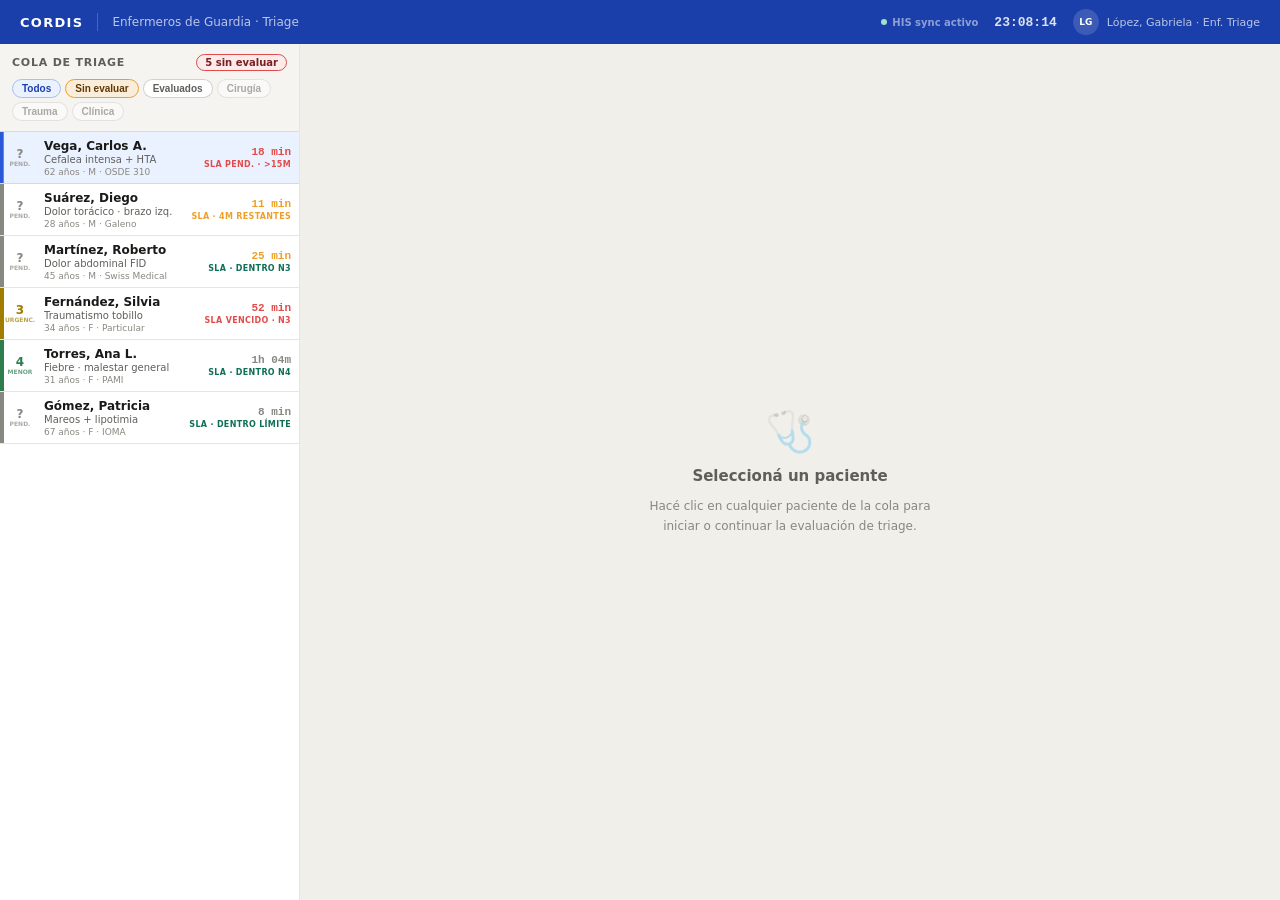
<file: enfermeros-guardia.html>
<!DOCTYPE html>
<html lang="es">
<head>
<meta charset="UTF-8">
<meta name="viewport" content="width=device-width, initial-scale=1.0">
<title>Enfermeros de Guardia · Cordis · Zenoxia</title>
<style>
/* ═══════════════════════════════════════════
   CORDIS · Design Tokens v2.0
═══════════════════════════════════════════ */
:root {

  /* ─────────────────────────────────────────────────────────────
     1. PRIMARIO — Azul royal
     Branding Zenoxia. Kairos y Cordis comparten estos valores.
  ───────────────────────────────────────────────────────────── */
  --p-light: #EBF2FF;   /* fills, fondos de badge, card activa       */
  --p-mid:   #A3C0F8;   /* bordes de badge, separadores              */
  --p:       #2B57D9;   /* botones, íconos primarios, links activos  */
  --p-dark:  #1A3FAA;   /* topbar, logo, nav activo, texto activo    */

  /* ─────────────────────────────────────────────────────────────
     2. NEUTROS — Fondos, texto, bordes
  ───────────────────────────────────────────────────────────── */
  --bg:   #ffffff;              /* cards, modales, panels              */
  --bg2:  #f5f4f0;              /* inputs, fondos de sección, filas    */
  --bg3:  #f0efea;              /* fondo del body                      */
  --txt:  #1a1a18;              /* texto principal                     */
  --txt2: #5f5e5a;              /* texto secundario                    */
  --txt3: #888780;              /* labels, placeholders, tertiary      */
  --brd:  rgba(0,0,0,0.10);    /* borde sutil                         */
  --brd2: rgba(0,0,0,0.18);    /* borde medio — inputs, énfasis       */

  /* ─────────────────────────────────────────────────────────────
     3. SEMÁNTICOS — Estados del sistema
     Uso genérico en toda la plataforma.
     Para estados específicos de dominio, usar secciones 4–9.
  ───────────────────────────────────────────────────────────── */

  --s-ok:     #0F6E56;   /* confirmado, validado, completado          */
  --s-ok-l:   #E1F5EE;   /* fondo badge OK                            */
  --s-ok-m:   #9FE1CB;   /* borde badge OK                            */

  --s-warn:   #633806;   /* pendiente, atención leve                  */
  --s-warn-l: #FAEEDA;   /* fondo badge WARN                          */
  --s-warn-m: #EF9F27;   /* borde / ícono badge WARN                  */

  --s-err:    #791F1F;   /* bloqueante, alergia, crítico              */
  --s-err-l:  #FCEBEB;   /* fondo badge ERR                           */
  --s-err-m:  #E24B4A;   /* borde / ícono badge ERR                   */

  --s-info:   #0C447C;   /* informativo neutro, estado secundario     */
  --s-info-l: #E6F1FB;   /* fondo badge INFO                          */
  --s-info-m: #B5D4F4;   /* borde badge INFO                          */

  /* ─────────────────────────────────────────────────────────────
     4. TRIAGE — Colores por nivel de prioridad clínica
     Solo para Cordis (Guardia). Kairos no usa triage.
     Convención: --tN = texto/ícono · --tN-l = fondo · --tN-brd = borde
  ───────────────────────────────────────────────────────────── */

  --t1:     #C0392B;                    /* N1 Resucitación — Rojo       */
  --t1-l:   rgba(192, 57, 43, 0.10);
  --t1-brd: rgba(192, 57, 43, 0.25);

  --t2:     #D4680A;                    /* N2 Emergencia — Naranja      */
  --t2-l:   rgba(212, 104, 10, 0.10);
  --t2-brd: rgba(212, 104, 10, 0.25);

  --t3:     #A07C00;                    /* N3 Urgencia — Amarillo osc.  */
  --t3-l:   rgba(160, 124, 0, 0.10);
  --t3-brd: rgba(160, 124, 0, 0.25);

  --t4:     #2E7D4F;                    /* N4 Menor — Verde             */
  --t4-l:   rgba(46, 125, 79, 0.10);
  --t4-brd: rgba(46, 125, 79, 0.25);

  --t5:     #1565A8;                    /* N5 No urgente — Azul         */
  --t5-l:   rgba(21, 101, 168, 0.10);
  --t5-brd: rgba(21, 101, 168, 0.25);

  /* ─────────────────────────────────────────────────────────────
     5. ESTADOS DE CAMA — Ciclo hotelero
     Kairos: habitaciones prequirúrgicas y recuperación.
     Cordis: boxes de guardia.
     Convención: base (texto/ícono) · -l (fondo) · -m (borde)
  ───────────────────────────────────────────────────────────── */

  --cama-libre:    #0F6E56;   --cama-libre-l:    #E1F5EE;   --cama-libre-m:    #9FE1CB;
  --cama-ocup:     #1A3FAA;   --cama-ocup-l:     #EBF2FF;   --cama-ocup-m:     #A3C0F8;
  --cama-alta:     #7B3FA0;   --cama-alta-l:     #F3E8FF;   --cama-alta-m:     #C9A0E0;
  --cama-limp:     #B45309;   --cama-limp-l:     #FEF3C7;   --cama-limp-m:     #FCD34D;
  --cama-lista:    #0E7490;   --cama-lista-l:    #E0F7FA;   --cama-lista-m:    #67E8F9;
  --cama-bloq:     #4B4B4B;   --cama-bloq-l:     #F0F0F0;   --cama-bloq-m:     #AAAAAA;

  /* ─────────────────────────────────────────────────────────────
     6. ESTADOS DE EQUIPO — Equipamiento médico
     Cordis Imágenes: estado de TC, RM, sala de rayos, etc.
     Convención: base · -l (fondo) · -m (borde)
  ───────────────────────────────────────────────────────────── */

  --eq-libre:   #0F6E56;   --eq-libre-l:   #E1F5EE;   --eq-libre-m:   #9FE1CB;
  --eq-uso:     #2B57D9;   --eq-uso-l:     #EBF2FF;   --eq-uso-m:     #A3C0F8;
  --eq-limp:    #B45309;   --eq-limp-l:    #FEF3C7;   --eq-limp-m:    #FCD34D;
  --eq-fuera:   #4B4B4B;   --eq-fuera-l:   #F0F0F0;   --eq-fuera-m:   #AAAAAA;

  /* ─────────────────────────────────────────────────────────────
     7. TRASLADOS — Cola dinámica de camilleros
     Kairos y Cordis Camilleros.
     Estados del ciclo de vida de un traslado.
     Convención: base · -l (fondo) · -m (borde)
  ───────────────────────────────────────────────────────────── */

  --tr-pend:    #633806;   --tr-pend-l:    #FAEEDA;   --tr-pend-m:    #EF9F27;
  --tr-asig:    #0C447C;   --tr-asig-l:    #E6F1FB;   --tr-asig-m:    #B5D4F4;
  --tr-curso:   #2B57D9;   --tr-curso-l:   #EBF2FF;   --tr-curso-m:   #A3C0F8;
  --tr-done:    #0F6E56;   --tr-done-l:    #E1F5EE;   --tr-done-m:    #9FE1CB;
  --tr-urg:     #791F1F;   --tr-urg-l:     #FCEBEB;   --tr-urg-m:     #E24B4A;

  /* ─────────────────────────────────────────────────────────────
     8. IDENTIFICACIÓN DE EQUIPAMIENTO — Tipo de camilla / recurso
     Color por tipo de equipo requerido en un traslado.
     Solo valor base (sin -l/-m) — uso decorativo, no semántico.
  ───────────────────────────────────────────────────────────── */

  --equip-silla:    #7B3FA0;   /* silla de ruedas                     */
  --equip-camilla:  #0E7490;   /* camilla estándar o con barandas     */
  --equip-oxigeno:  #B45309;   /* O₂ portátil                         */
  --equip-tc:       #0C447C;   /* traslado a TC                       */
  --equip-rm:       #791F1F;   /* traslado a RM                       */

  /* ─────────────────────────────────────────────────────────────
     8B. CARGA LABORAL — Nivel de carga por operador
     Usado en paneles de coordinación (camilleros, enfermeros).
     Convención: base · -l (fondo badge)
  ───────────────────────────────────────────────────────────── */

  --carga-leve:     #0F6E56;   --carga-leve-l:    #E1F5EE;
  --carga-mod:      #A07C00;   --carga-mod-l:     #FEF9E0;
  --carga-alta:     #D4680A;   --carga-alta-l:    #FEF3C7;
  --carga-limite:   #C0392B;   --carga-limite-l:  #FCEBEB;

  /* ─────────────────────────────────────────────────────────────
     9. WORKLIST — Estados de estudios de imágenes
     Cordis Imágenes: ciclo de vida de un estudio (TC, RM, Rx).
     Convención: base · -l (fondo)
  ───────────────────────────────────────────────────────────── */

  --ws-pending:     #888780;   --ws-pending-l:    #f0efea;
  --ws-executing:   #2B57D9;   --ws-executing-l:  #EBF2FF;
  --ws-approval:    #A07C00;   --ws-approval-l:   #FAEEDA;
  --ws-approved:    #0F6E56;   --ws-approved-l:   #E1F5EE;
  --ws-delivered:   #5f5e5a;   --ws-delivered-l:  #f5f4f0;

  /* ─────────────────────────────────────────────────────────────
     10. IA — Asistencia cognitiva
     Gradiente de degradado para indicar sugerencia de IA.
     Usar en bordes, backgrounds sutiles, no en texto.
     Siempre con indicación visible de que es sugerencia IA,
     nunca como decisión clínica autónoma (RN-04).
  ───────────────────────────────────────────────────────────── */

  --ai-from: #1A3FAA;   /* inicio del gradiente — azul profundo      */
  --ai-to:   #6366F1;   /* fin del gradiente — violeta               */

  /* ─────────────────────────────────────────────────────────────
     11. SLA — Tiempos de respuesta clínicos (minutos)
     Valores numéricos usados como thresholds, no como colores.
     Combinar con tokens de triage para colorear el estado SLA.
  ───────────────────────────────────────────────────────────── */

  --sla-n1:   0;     /* N1 Resucitación — atención inmediata         */
  --sla-n2:   15;    /* N2 Emergencia — ≤15 min                      */
  --sla-n3:   30;    /* N3 Urgencia — ≤30 min                        */
  --sla-n4:   120;   /* N4 Menor — ≤2 hs                             */
  --sla-n5:   240;   /* N5 No urgente — ≤4 hs                        */

  --sla-urg:    #791F1F;   --sla-urg-l:    #FCEBEB;   --sla-urg-m:    #E24B4A;
  --sla-amb:    #0C447C;   --sla-amb-l:    #E6F1FB;   --sla-amb-m:    #B5D4F4;

  /* ─────────────────────────────────────────────────────────────
     12. TIPOGRAFÍA
  ───────────────────────────────────────────────────────────── */

  --font-sans:  system-ui, -apple-system, sans-serif;
  --font-mono:  'Courier New', Courier, monospace;

  --text-2xs:  8px;
  --text-xs:   10px;
  --text-sm:   11px;
  --text-md:   13px;
  --text-lg:   15px;
  --text-xl:   18px;
  --text-2xl:  22px;
  --text-3xl:  28px;

  --fw-normal:   400;
  --fw-medium:   500;
  --fw-semibold: 600;
  --fw-bold:     700;
  --fw-black:    800;

  /* ─────────────────────────────────────────────────────────────
     13. ICONOGRAFÍA — SVG outline, stroke="currentColor"
     Referencia: <svg class="ki ki-md"><use href="#ki-nombre"/></svg>
  ───────────────────────────────────────────────────────────── */

  --icon-xs:  12px;
  --icon-sm:  14px;
  --icon-md:  18px;
  --icon-lg:  22px;
  --icon-xl:  32px;

  --icon-stroke-thin:   1.2px;
  --icon-stroke:        1.4px;
  --icon-stroke-medium: 1.6px;
  --icon-stroke-thick:  2px;

  /* ─────────────────────────────────────────────────────────────
     14. ESPACIADO Y RADIO
  ───────────────────────────────────────────────────────────── */

  --r-xs:   4px;
  --r:      8px;
  --r-lg:   12px;
  --r-xl:   16px;
  --r-full: 999px;

  --gap-xs: 4px;
  --gap-sm: 8px;
  --gap-md: 12px;
  --gap-lg: 16px;
  --gap-xl: 24px;

  --pad-xs: 6px 8px;
  --pad-sm: 8px 12px;
  --pad-md: 12px 16px;
  --pad-lg: 16px 20px;

}

*,*::before,*::after{box-sizing:border-box;margin:0;padding:0;}

body{
  font-family:system-ui,-apple-system,sans-serif;
  background:var(--bg3);
  height:100vh;
  display:grid;
  grid-template-rows:44px 1fr;
  grid-template-columns:300px 1fr;
  grid-template-areas:"tb tb" "cola eval";
  overflow:hidden;
}

/* ── TOPBAR ─────────────────────────────── */
.topbar{
  grid-area:tb;
  background:var(--p-dark);
  display:flex;align-items:center;justify-content:space-between;
  padding:0 20px;z-index:50;
}
.tb-l{display:flex;align-items:center;gap:14px;}
.tb-brand{font-size:13px;font-weight:800;letter-spacing:.1em;text-transform:uppercase;color:#fff;}
.tb-div{width:1px;height:18px;background:rgba(255,255,255,.2);}
.tb-title{font-size:12px;font-weight:500;color:rgba(255,255,255,.7);}
.tb-r{display:flex;align-items:center;gap:16px;}
.tb-sync{display:flex;align-items:center;gap:5px;font-size:10px;font-weight:600;color:rgba(255,255,255,.5);}
.sync-dot{width:6px;height:6px;border-radius:50%;background:var(--s-ok-m);animation:blink 2.5s infinite;}
@keyframes blink{0%,100%{opacity:1;}50%{opacity:.3;}}
.tb-clock{font-size:13px;font-weight:700;color:rgba(255,255,255,.85);font-family:'Courier New',monospace;}
.avatar{width:26px;height:26px;border-radius:50%;background:rgba(255,255,255,.15);display:flex;align-items:center;justify-content:center;font-size:9px;font-weight:800;color:#fff;}
.tb-user{display:flex;align-items:center;gap:8px;font-size:11px;color:rgba(255,255,255,.7);}

/* ── COLA DE PACIENTES ──────────────────── */
.cola{
  grid-area:cola;
  background:var(--bg);
  border-right:1px solid var(--brd);
  display:flex;flex-direction:column;overflow:hidden;
}

.cola-hdr{
  padding:10px 12px;
  background:var(--bg2);
  border-bottom:1px solid var(--brd);
  flex-shrink:0;
}

.cola-hdr-top{
  display:flex;align-items:center;justify-content:space-between;
  margin-bottom:8px;
}

.cola-title{font-size:11px;font-weight:700;text-transform:uppercase;letter-spacing:.07em;color:var(--txt2);}

.cola-badge{
  font-size:10px;font-weight:700;
  padding:2px 8px;border-radius:10px;
  background:var(--s-err-l);color:var(--s-err);
  border:1px solid var(--s-err-m);
}

/* Filtros */
.filtros{display:flex;gap:4px;flex-wrap:wrap;}
.filtro-btn{
  padding:3px 9px;
  border:1px solid var(--brd2);
  border-radius:12px;
  font-size:10px;font-weight:700;
  color:var(--txt2);background:var(--bg);
  cursor:pointer;transition:.15s;
  white-space:nowrap;
}
.filtro-btn:hover{border-color:var(--p-mid);color:var(--p-dark);}
.filtro-btn.on{background:var(--p-light);border-color:var(--p-mid);color:var(--p-dark);}
.filtro-btn.warn-on{background:var(--s-warn-l);border-color:var(--s-warn-m);color:var(--s-warn);}

/* Lista */
.cola-lista{overflow-y:auto;flex:1;}

/* Fila de paciente en cola */
.cola-pac{
  display:flex;align-items:center;gap:0;
  border-bottom:1px solid var(--brd);
  cursor:pointer;transition:background .12s;
  min-height:52px;
  position:relative;
}
.cola-pac:hover{background:var(--bg2);}
.cola-pac.activo{background:var(--p-light);}
.cola-pac.activo::before{content:'';position:absolute;left:0;top:0;bottom:0;width:3px;background:var(--p);}

/* Banda triage en cola */
.cp-band{width:4px;align-self:stretch;flex-shrink:0;}

/* Pill triage compacto */
.cp-pill{
  width:32px;padding:3px;flex-shrink:0;
  display:flex;flex-direction:column;align-items:center;gap:1px;
}
.cpp-n{font-size:12px;font-weight:800;line-height:1;}
.cpp-l{font-size:6px;font-weight:700;text-transform:uppercase;opacity:.7;line-height:1;}

.cp-t1 .cp-band{background:var(--t1);} .cp-t1 .cpp-n,.cp-t1 .cpp-l{color:var(--t1);}
.cp-t2 .cp-band{background:var(--t2);} .cp-t2 .cpp-n,.cp-t2 .cpp-l{color:var(--t2);}
.cp-t3 .cp-band{background:var(--t3);} .cp-t3 .cpp-n,.cp-t3 .cpp-l{color:var(--t3);}
.cp-t4 .cp-band{background:var(--t4);} .cp-t4 .cpp-n,.cp-t4 .cpp-l{color:var(--t4);}
.cp-t5 .cp-band{background:var(--t5);} .cp-t5 .cpp-n,.cp-t5 .cpp-l{color:var(--t5);}
.cp-sin .cp-band{background:var(--txt3);} .cp-sin .cpp-n,.cp-sin .cpp-l{color:var(--txt3);}

.cp-info{flex:1;padding:4px 8px;min-width:0;}
.cp-nombre{font-size:12px;font-weight:700;color:var(--txt);white-space:nowrap;overflow:hidden;text-overflow:ellipsis;}
.cp-motivo{font-size:10px;color:var(--txt2);margin-top:1px;white-space:nowrap;overflow:hidden;text-overflow:ellipsis;}
.cp-meta{font-size:9px;color:var(--txt3);margin-top:2px;}

.cp-right{padding:4px 8px;text-align:right;flex-shrink:0;}
.cp-tiempo{font-size:11px;font-weight:700;font-family:'Courier New',monospace;color:var(--txt3);}
.cp-tiempo.warn{color:var(--s-warn-m);}
.cp-tiempo.err{color:var(--s-err-m);}
.cp-sla{font-size:8px;font-weight:700;text-transform:uppercase;letter-spacing:.04em;margin-top:2px;}
.cp-sla.ok{color:var(--s-ok);}
.cp-sla.warn{color:var(--s-warn-m);}
.cp-sla.err{color:var(--s-err-m);}
.cp-estado-tag{
  font-size:8px;font-weight:700;
  padding:2px 5px;border-radius:6px;
  text-transform:uppercase;margin-top:3px;
  display:inline-block;
}
.tag-sin{background:var(--s-warn-l);color:var(--s-warn);border:1px solid var(--s-warn-m);}
.tag-eval{background:var(--s-ok-l);color:var(--s-ok);border:1px solid var(--s-ok-m);}
.tag-curso{background:var(--p-light);color:var(--p-dark);border:1px solid var(--p-mid);}

/* ── ÁREA DE EVALUACIÓN ─────────────────── */
.eval{
  grid-area:eval;
  display:flex;flex-direction:column;
  overflow:hidden;
  background:var(--bg3);
}

/* Estado vacío */
.eval-empty{
  flex:1;display:flex;flex-direction:column;
  align-items:center;justify-content:center;
  gap:12px;color:var(--txt3);text-align:center;padding:40px;
}
.ee-icon{font-size:40px;opacity:.25;}
.ee-title{font-size:15px;font-weight:600;color:var(--txt2);}
.ee-sub{font-size:12px;line-height:1.6;max-width:300px;}

/* Evaluación activa */
.eval-activa{
  flex:1;display:none;flex-direction:column;overflow:hidden;
}
.eval-activa.visible{display:flex;}

/* Header del paciente en evaluación */
.eval-pac-hdr{
  background:var(--bg);
  border-bottom:1px solid var(--brd);
  padding:12px 20px;
  display:flex;align-items:center;justify-content:space-between;
  flex-shrink:0;
  gap:12px;
}
.eph-left{display:flex;align-items:center;gap:14px;}
.eph-triage-pill{
  display:flex;flex-direction:column;align-items:center;
  padding:6px 10px;border-radius:var(--r);
  gap:2px;border:1.5px solid transparent;
}
.eph-nombre{font-size:18px;font-weight:700;color:var(--txt);}
.eph-meta{font-size:11px;color:var(--txt2);margin-top:2px;}
.eph-cob{font-size:10px;color:var(--txt3);margin-top:1px;}

.eph-right{display:flex;gap:8px;align-items:center;flex-shrink:0;}

.btn-sm{
  padding:6px 12px;border-radius:var(--r);
  font-size:11px;font-weight:700;cursor:pointer;
  display:flex;align-items:center;gap:6px;
  transition:.15s;border:1px solid transparent;
  white-space:nowrap;
}
.btn-sm.ghost{background:transparent;color:var(--txt2);border-color:var(--brd2);}
.btn-sm.ghost:hover{background:var(--bg2);}
.btn-sm.primary{background:var(--p);color:#fff;border-color:var(--p-dark);}
.btn-sm.primary:hover{background:var(--p-dark);}
.btn-sm.warn{background:var(--s-err-l);color:var(--s-err);border-color:var(--s-err-m);}
.btn-sm.warn:hover{opacity:.85;}
.btn-sm.ok{background:var(--s-ok-l);color:var(--s-ok);border-color:var(--s-ok-m);}

/* Cuerpo de evaluación — scroll */
.eval-body{
  flex:1;overflow-y:auto;
  padding:16px 20px;
  display:flex;flex-direction:column;gap:14px;
}

/* Sección label */
.sl{
  font-size:10px;font-weight:700;
  text-transform:uppercase;letter-spacing:.07em;
  color:var(--txt3);margin-bottom:8px;
  display:flex;align-items:center;gap:8px;
}
.sl::after{content:'';flex:1;height:1px;background:var(--brd);}

/* Card de sección */
.eval-card{
  background:var(--bg);
  border:1px solid var(--brd);
  border-radius:var(--r-lg);
  padding:14px 16px;
}

/* ── HC DEL PACIENTE (pre-cargada HIS) ── */
.hc-grid{display:grid;grid-template-columns:1fr 1fr;gap:8px;}
.hc-item{background:var(--bg2);border:1px solid var(--brd);border-radius:var(--r);padding:8px 10px;}
.hci-label{font-size:9px;font-weight:700;text-transform:uppercase;letter-spacing:.05em;color:var(--txt3);}
.hci-value{font-size:12px;font-weight:600;color:var(--txt);margin-top:3px;line-height:1.4;}
.hci-value.alert{color:var(--s-err-m);}
.hci-value.warn{color:var(--s-warn-m);}

.his-source{
  display:inline-flex;align-items:center;gap:4px;
  font-size:8px;font-weight:700;
  padding:2px 6px;border-radius:4px;
  background:var(--s-info-l);color:var(--s-info);
  border:1px solid var(--s-info-m);
  margin-bottom:10px;
}

/* Alertas clínicas pre-cargadas */
.alert-bar{
  display:flex;align-items:flex-start;gap:9px;
  padding:9px 12px;border-radius:var(--r);
  font-size:11px;margin-bottom:6px;
  border:1px solid transparent;
}
.ab-err{background:var(--s-err-l);color:var(--s-err);border-color:var(--s-err-m);}
.ab-warn{background:var(--s-warn-l);color:var(--s-warn);border-color:var(--s-warn-m);}
.ab-info{background:var(--s-info-l);color:var(--s-info);border-color:var(--s-info-m);}

/* ── SIGNOS VITALES ─────────────────────── */
.vitales-grid{display:grid;grid-template-columns:repeat(5,1fr);gap:8px;}
.vital-box{display:flex;flex-direction:column;gap:5px;}
.vital-box label{font-size:9px;font-weight:700;text-transform:uppercase;letter-spacing:.05em;color:var(--txt3);}
.vital-input{
  padding:10px 8px;
  border:1.5px solid var(--brd2);
  border-radius:var(--r);
  font-size:15px;font-weight:700;
  text-align:center;font-family:'Courier New',monospace;
  color:var(--txt);background:var(--bg);
  transition:.15s;
  width:100%;
}
.vital-input:focus{outline:none;border-color:var(--p);box-shadow:0 0 0 3px var(--p-light);}
.vital-input.alert{border-color:var(--s-err-m);color:var(--s-err);background:var(--s-err-l);}
.vital-input.warn{border-color:var(--s-warn-m);color:var(--s-warn);background:var(--s-warn-l);}
.vital-unit{font-size:9px;color:var(--txt3);text-align:center;font-weight:600;}

/* ── ESCALAS ────────────────────────────── */
.escalas-grid{display:grid;grid-template-columns:1fr 1fr;gap:12px;}

/* Escala visual 0-10 */
.escala-wrap{display:flex;flex-direction:column;gap:8px;}
.escala-label-row{display:flex;justify-content:space-between;align-items:center;}
.escala-label{font-size:11px;font-weight:600;color:var(--txt2);}
.escala-valor{
  font-size:18px;font-weight:800;
  font-family:'Courier New',monospace;
  color:var(--txt);
}
.escala-track{
  display:flex;gap:3px;align-items:center;
}
.escala-btn{
  flex:1;height:28px;border-radius:4px;
  border:1.5px solid transparent;
  cursor:pointer;transition:.15s;
  font-size:10px;font-weight:700;
  display:flex;align-items:center;justify-content:center;
  background:var(--bg2);color:var(--txt3);
}
.escala-btn:hover{transform:scaleY(1.15);}
.escala-btn.sel-dolor{background:var(--s-err-l);color:var(--s-err);border-color:var(--s-err-m);}
.escala-btn.sel-ansiedad{background:var(--s-warn-l);color:var(--s-warn);border-color:var(--s-warn-m);}
.escala-desc{font-size:10px;color:var(--txt3);text-align:center;}

/* ── MOTIVO DE CONSULTA ─────────────────── */
.motivo-wrap{display:flex;flex-direction:column;gap:10px;}

/* Grabador de voz */
.voice-bar{
  display:flex;align-items:center;gap:10px;
  padding:10px 14px;
  background:var(--bg2);
  border:1.5px dashed var(--brd2);
  border-radius:var(--r);
  cursor:pointer;
  transition:.15s;
}
.voice-bar:hover{border-color:var(--p-mid);background:var(--p-light);}
.voice-bar.recording{
  border-color:var(--s-err-m);
  border-style:solid;
  background:var(--s-err-l);
  animation:rec-pulse 1.5s infinite;
}
@keyframes rec-pulse{0%,100%{box-shadow:0 0 0 0 rgba(226,75,74,.3);}50%{box-shadow:0 0 0 6px rgba(226,75,74,0);}}

.voice-icon{
  width:32px;height:32px;border-radius:50%;
  display:flex;align-items:center;justify-content:center;
  background:var(--bg);border:1px solid var(--brd2);
  font-size:16px;flex-shrink:0;transition:.15s;
}
.voice-bar.recording .voice-icon{background:var(--s-err-m);}

.voice-text{flex:1;}
.vt-label{font-size:12px;font-weight:600;color:var(--txt2);}
.vt-sub{font-size:10px;color:var(--txt3);margin-top:1px;}
.voice-bar.recording .vt-label{color:var(--s-err);}

.voice-timer{
  font-size:13px;font-weight:700;
  font-family:'Courier New',monospace;
  color:var(--s-err);display:none;
}
.voice-bar.recording .voice-timer{display:block;}

/* Transcripción */
.transcripcion{
  padding:12px 14px;
  background:var(--bg);
  border:1.5px solid var(--brd2);
  border-radius:var(--r);
  font-size:12px;line-height:1.7;
  color:var(--txt);
  min-height:80px;
  resize:none;
  width:100%;
  font-family:inherit;
}
.transcripcion:focus{outline:none;border-color:var(--p);}

/* CIE-10 sugerido */
.cie-row{
  display:flex;align-items:center;gap:8px;flex-wrap:wrap;
}
.cie-label{font-size:10px;font-weight:700;color:var(--txt3);text-transform:uppercase;letter-spacing:.05em;}
.cie-chip{
  display:flex;align-items:center;gap:5px;
  padding:4px 10px;border-radius:20px;
  background:var(--p-light);
  border:1px solid var(--p-mid);
  color:var(--p-dark);font-size:10px;font-weight:700;
  cursor:pointer;
}
.cie-chip.selected{background:var(--p);color:#fff;border-color:var(--p-dark);}
.cie-add{
  padding:4px 10px;border-radius:20px;
  background:transparent;
  border:1px dashed var(--brd2);
  color:var(--txt3);font-size:10px;font-weight:700;
  cursor:pointer;
}
.cie-add:hover{border-color:var(--p-mid);color:var(--p);}

/* ── EVALUACIÓN MTI + ESI ───────────────── */
.eval-sistemas{display:grid;grid-template-columns:1fr 1fr;gap:12px;}

/* Manchester */
.manchester-wrap{display:flex;flex-direction:column;gap:8px;}
.manchester-select{
  padding:9px 12px;
  border:1.5px solid var(--brd2);
  border-radius:var(--r);
  font-size:12px;font-weight:600;
  color:var(--txt);background:var(--bg);
  cursor:pointer;
}
.manchester-select:focus{outline:none;border-color:var(--p);}

.discriminador-grid{display:flex;flex-direction:column;gap:5px;}
.discriminador-item{
  display:flex;align-items:center;gap:8px;
  padding:7px 10px;
  background:var(--bg2);
  border:1px solid var(--brd);
  border-radius:var(--r);
  font-size:11px;cursor:pointer;
  transition:.15s;
}
.discriminador-item:hover{border-color:var(--p-mid);}
.discriminador-item.on{background:var(--p-light);border-color:var(--p-mid);}
.disc-check{
  width:16px;height:16px;border-radius:4px;
  border:1.5px solid var(--brd2);
  display:flex;align-items:center;justify-content:center;
  flex-shrink:0;transition:.15s;
}
.discriminador-item.on .disc-check{background:var(--p);border-color:var(--p);}

/* ESI */
.esi-grid{display:flex;flex-direction:column;gap:6px;}
.esi-option{
  display:flex;align-items:center;gap:10px;
  padding:8px 12px;
  border:1.5px solid var(--brd);
  border-radius:var(--r);
  cursor:pointer;transition:.15s;
  background:var(--bg);
}
.esi-option:hover{border-color:var(--p-mid);background:var(--p-light);}
.esi-option.sel{border-color:var(--p);background:var(--p-light);}
.esi-num{
  width:28px;height:28px;border-radius:50%;
  display:flex;align-items:center;justify-content:center;
  font-size:13px;font-weight:800;flex-shrink:0;
}
.esi-info{flex:1;}
.esi-label{font-size:11px;font-weight:700;color:var(--txt);}
.esi-desc{font-size:9px;color:var(--txt3);margin-top:1px;}

/* ── SUGERENCIA IA CORDIS ───────────────── */
.ai-suggestion{
  background:var(--bg);
  border:2px solid transparent;
  border-radius:var(--r-lg);
  padding:16px;
  position:relative;
  background-clip:padding-box;
  overflow:hidden;
}
.ai-suggestion::before{
  content:'';position:absolute;
  top:-2px;bottom:-2px;left:-2px;right:-2px;
  background:linear-gradient(135deg,var(--ai-from),var(--ai-to));
  z-index:-1;border-radius:calc(var(--r-lg) + 2px);
}
.ai-hdr{display:flex;align-items:center;gap:8px;margin-bottom:12px;}
.ai-badge{
  display:flex;align-items:center;gap:6px;
  font-size:11px;font-weight:700;color:var(--p-dark);
}
.ai-dot{
  width:8px;height:8px;border-radius:50%;
  background:linear-gradient(135deg,var(--ai-from),var(--ai-to));
  animation:blink 1.5s infinite;
}
.ai-source{
  margin-left:auto;font-size:8px;font-weight:700;
  padding:2px 6px;border-radius:4px;
  background:var(--p-light);color:var(--p-dark);
  border:1px solid var(--p-mid);
}

/* Nivel sugerido */
.ai-nivel{
  display:flex;align-items:center;gap:14px;
  margin-bottom:12px;
}
.ai-nivel-num{
  width:56px;height:56px;border-radius:12px;
  display:flex;flex-direction:column;align-items:center;justify-content:center;
  gap:2px;flex-shrink:0;
}
.ain-n{font-size:24px;font-weight:800;line-height:1;}
.ain-l{font-size:9px;font-weight:700;text-transform:uppercase;letter-spacing:.04em;opacity:.8;}
.ai-razon{font-size:12px;color:var(--txt2);line-height:1.6;}

/* Botones de nivel — confirmación manual */
.nivel-selector{
  display:flex;gap:5px;margin-top:12px;
}
.nivel-btn{
  flex:1;padding:8px 4px;border-radius:var(--r);
  border:1.5px solid transparent;
  font-size:10px;font-weight:800;
  cursor:pointer;text-align:center;
  transition:.15s;
  display:flex;flex-direction:column;align-items:center;gap:2px;
}
.nb-n{font-size:15px;font-weight:800;line-height:1;}
.nb-l{font-size:7px;text-transform:uppercase;letter-spacing:.04em;opacity:.8;}

.nb-1{background:rgba(192,57,43,.08);color:var(--t1);border-color:rgba(192,57,43,.2);}
.nb-1:hover,.nb-1.sel{background:rgba(192,57,43,.15);border-color:var(--t1);}
.nb-2{background:rgba(212,104,10,.08);color:var(--t2);border-color:rgba(212,104,10,.2);}
.nb-2:hover,.nb-2.sel{background:rgba(212,104,10,.15);border-color:var(--t2);}
.nb-3{background:rgba(160,124,0,.08);color:var(--t3);border-color:rgba(160,124,0,.2);}
.nb-3:hover,.nb-3.sel{background:rgba(160,124,0,.15);border-color:var(--t3);}
.nb-4{background:rgba(46,125,79,.08);color:var(--t4);border-color:rgba(46,125,79,.2);}
.nb-4:hover,.nb-4.sel{background:rgba(46,125,79,.15);border-color:var(--t4);}
.nb-5{background:rgba(21,101,168,.08);color:var(--t5);border-color:rgba(21,101,168,.2);}
.nb-5:hover,.nb-5.sel{background:rgba(21,101,168,.15);border-color:var(--t5);}

/* ── FOOTER DE ACCIONES ─────────────────── */
.eval-footer{
  padding:12px 20px;
  background:var(--bg);
  border-top:1px solid var(--brd);
  display:flex;align-items:center;gap:10px;
  flex-shrink:0;
}

.btn-lg{
  padding:11px 20px;border-radius:var(--r);
  font-size:13px;font-weight:700;cursor:pointer;
  display:flex;align-items:center;gap:8px;
  transition:.15s;border:1px solid transparent;
}
.bl-primary{background:var(--p);color:#fff;border-color:var(--p-dark);}
.bl-primary:hover{background:var(--p-dark);}
.bl-err{background:var(--s-err-l);color:var(--s-err);border-color:var(--s-err-m);}
.bl-err:hover{opacity:.85;}
.bl-ghost{background:transparent;color:var(--txt2);border-color:var(--brd2);}
.bl-ghost:hover{background:var(--bg2);}

.footer-sep{flex:1;}

/* ── MODAL MAPA DE CAMAS (urgente) ─────── */
.modal-overlay{
  position:fixed;inset:0;
  background:rgba(0,0,0,.5);
  display:none;align-items:center;justify-content:center;
  z-index:100;padding:20px;
}
.modal-overlay.open{display:flex;}

.modal{
  background:var(--bg);border-radius:var(--r-lg);
  border:1px solid var(--brd);
  width:100%;max-width:800px;
  max-height:90vh;
  overflow:hidden;
  display:flex;flex-direction:column;
  box-shadow:0 24px 64px rgba(0,0,0,.2);
}

.modal-hdr{
  padding:14px 20px;
  background:var(--s-err-l);
  border-bottom:1px solid var(--s-err-m);
  display:flex;align-items:center;justify-content:space-between;
  flex-shrink:0;
}
.modal-title{
  font-size:14px;font-weight:700;
  color:var(--s-err);
  display:flex;align-items:center;gap:8px;
}
.modal-close{
  background:none;border:none;font-size:18px;
  color:var(--txt2);cursor:pointer;padding:4px;border-radius:4px;
}
.modal-close:hover{background:var(--bg2);}

.modal-body{
  flex:1;overflow-y:auto;
  padding:16px;
  display:flex;flex-direction:column;gap:12px;
}

/* Filtros del mapa modal */
.mapa-filtros{display:flex;gap:6px;flex-shrink:0;flex-wrap:wrap;}

/* Mini cards de camas en el modal */
.modal-camas-grid{display:flex;flex-wrap:wrap;gap:8px;}

.mini-cama{
  width:120px;border:1.5px solid var(--brd);
  border-radius:var(--r);background:var(--bg);
  cursor:pointer;overflow:hidden;
  transition:transform .15s,box-shadow .15s,border-color .15s;
  display:flex;flex-direction:column;
}
.mini-cama:hover{transform:translateY(-2px);box-shadow:0 4px 12px rgba(0,0,0,.1);}
.mini-cama.sel-cama{border-color:var(--s-err-m);box-shadow:0 0 0 2px var(--s-err-l);}
.mini-cama.no-disponible{opacity:.5;cursor:not-allowed;}
.mini-cama.no-disponible:hover{transform:none;box-shadow:none;}

.mc-bar-mini{height:4px;width:100%;flex-shrink:0;}
.mc-mini-body{padding:7px 8px;flex:1;}
.mc-mini-num{font-size:13px;font-weight:800;color:var(--txt);}
.mc-mini-tipo{font-size:7px;font-weight:700;text-transform:uppercase;color:var(--txt3);margin-top:1px;}
.mc-mini-estado{font-size:8px;font-weight:700;text-transform:uppercase;margin-top:4px;}
.mc-mini-pac{font-size:9px;color:var(--txt2);margin-top:3px;white-space:nowrap;overflow:hidden;text-overflow:ellipsis;}

.modal-footer{
  padding:12px 16px;border-top:1px solid var(--brd);
  display:flex;gap:8px;justify-content:flex-end;
  flex-shrink:0;background:var(--bg2);
}

/* Alerta a médicos */
.alerta-especialidades{
  display:flex;flex-direction:column;gap:8px;
  padding:12px 14px;
  background:var(--s-warn-l);
  border:1px solid var(--s-warn-m);
  border-radius:var(--r);
}
.ae-label{font-size:11px;font-weight:700;color:var(--s-warn);margin-bottom:6px;}
.ae-grid{display:flex;flex-wrap:wrap;gap:6px;}
.esp-check{
  display:flex;align-items:center;gap:6px;
  padding:5px 10px;border-radius:var(--r);
  background:var(--bg);border:1px solid var(--brd2);
  font-size:11px;font-weight:600;cursor:pointer;
  transition:.15s;
}
.esp-check:hover{border-color:var(--s-warn-m);}
.esp-check.on{background:var(--s-warn-l);border-color:var(--s-warn-m);color:var(--s-warn);}
.esp-check input{accent-color:var(--s-warn-m);width:14px;height:14px;}
</style>
</head>
<body>

<!-- SVG ICONS (inline sprite) -->
<svg style="display:none" xmlns="http://www.w3.org/2000/svg">
  <symbol id="ic-mic" viewBox="0 0 18 18" fill="none" stroke="currentColor" stroke-width="1.4" stroke-linecap="round" stroke-linejoin="round">
    <rect x="6" y="1" width="6" height="9" rx="3"/>
    <path d="M3 9a6 6 0 0012 0M9 15v2M6 17h6"/>
  </symbol>
  <symbol id="ic-stop" viewBox="0 0 18 18" fill="none" stroke="currentColor" stroke-width="1.4" stroke-linecap="round" stroke-linejoin="round">
    <rect x="4" y="4" width="10" height="10" rx="2"/>
  </symbol>
  <symbol id="ic-ai" viewBox="0 0 18 18" fill="none" stroke="currentColor" stroke-width="1.4" stroke-linecap="round" stroke-linejoin="round">
    <path d="M11 1.5L4 10h5.5L7 16.5l9-9.5H11L13.5 1.5z"/>
  </symbol>
  <symbol id="ic-cama" viewBox="0 0 18 18" fill="none" stroke="currentColor" stroke-width="1.4" stroke-linecap="round" stroke-linejoin="round">
    <path d="M1.5 13V7a1 1 0 011-1h13a1 1 0 011 1v6"/><path d="M1.5 13h15"/>
    <path d="M3 6V4M15 6V4"/>
    <rect x="5.5" y="8" width="7" height="3" rx=".5" stroke-width="1.2"/>
  </symbol>
  <symbol id="ic-alerta" viewBox="0 0 18 18" fill="none" stroke="currentColor" stroke-width="1.4" stroke-linecap="round" stroke-linejoin="round">
    <path d="M9 2L16.5 15.5H1.5L9 2z"/><path d="M9 7.5V11"/>
    <circle cx="9" cy="13.5" r=".8" fill="currentColor" stroke="none"/>
  </symbol>
  <symbol id="ic-check" viewBox="0 0 18 18" fill="none" stroke="currentColor" stroke-width="1.6" stroke-linecap="round" stroke-linejoin="round">
    <path d="M3.5 9.5l4 4 7-7"/>
  </symbol>
  <symbol id="ic-espera" viewBox="0 0 18 18" fill="none" stroke="currentColor" stroke-width="1.4" stroke-linecap="round" stroke-linejoin="round">
    <circle cx="9" cy="9" r="7"/><path d="M9 5.5V9l2.5 2.5"/>
  </symbol>
</svg>

<!-- TOPBAR -->
<div class="topbar">
  <div class="tb-l">
    <span class="tb-brand">Cordis</span>
    <div class="tb-div"></div>
    <span class="tb-title">Enfermeros de Guardia · Triage</span>
  </div>
  <div class="tb-r">
    <div class="tb-sync"><div class="sync-dot"></div>HIS sync activo</div>
    <div class="tb-clock" id="reloj">--:--:--</div>
    <div class="tb-user"><div class="avatar">LG</div>López, Gabriela · Enf. Triage</div>
  </div>
</div>

<!-- ═══════════════════════════════════════
     COLA DE PACIENTES
═══════════════════════════════════════ -->
<div class="cola">
  <div class="cola-hdr">
    <div class="cola-hdr-top">
      <span class="cola-title">Cola de Triage</span>
      <span class="cola-badge" id="badge-sin-eval">5 sin evaluar</span>
    </div>
    <div class="filtros">
      <button class="filtro-btn on" onclick="filtrarCola('todos',this)">Todos</button>
      <button class="filtro-btn warn-on" onclick="filtrarCola('sin',this)">Sin evaluar</button>
      <button class="filtro-btn" onclick="filtrarCola('eval',this)">Evaluados</button>
      <button class="filtro-btn" style="opacity:.5;cursor:default;" title="Disponible cuando se integre HIS">Cirugía</button>
      <button class="filtro-btn" style="opacity:.5;cursor:default;" title="Disponible cuando se integre HIS">Trauma</button>
      <button class="filtro-btn" style="opacity:.5;cursor:default;" title="Disponible cuando se integre HIS">Clínica</button>
    </div>
  </div>

  <div class="cola-lista" id="cola-lista">

    <!-- Paciente 1 — sin evaluar, prioridad alta estimada -->
    <div class="cola-pac cp-sin activo" onclick="seleccionarPaciente('vega', this)">
      <div class="cp-band"></div>
      <div class="cp-pill"><span class="cpp-n">?</span><span class="cpp-l">Pend.</span></div>
      <div class="cp-info">
        <div class="cp-nombre">Vega, Carlos A.</div>
        <div class="cp-motivo">Cefalea intensa + HTA</div>
        <div class="cp-meta">62 años · M · OSDE 310</div>
      </div>
      <div class="cp-right">
        <div class="cp-tiempo err">18 min</div>
        <div class="cp-sla err">SLA pend. · &gt;15m</div>
      </div>
    </div>

    <!-- Paciente 2 — sin evaluar -->
    <div class="cola-pac cp-sin" onclick="seleccionarPaciente('suarez', this)">
      <div class="cp-band"></div>
      <div class="cp-pill"><span class="cpp-n">?</span><span class="cpp-l">Pend.</span></div>
      <div class="cp-info">
        <div class="cp-nombre">Suárez, Diego</div>
        <div class="cp-motivo">Dolor torácico · brazo izq.</div>
        <div class="cp-meta">28 años · M · Galeno</div>
      </div>
      <div class="cp-right">
        <div class="cp-tiempo warn">11 min</div>
        <div class="cp-sla warn">SLA · 4m restantes</div>
      </div>
    </div>

    <!-- Paciente 3 — sin evaluar -->
    <div class="cola-pac cp-sin" onclick="seleccionarPaciente('p3', this)">
      <div class="cp-band"></div>
      <div class="cp-pill"><span class="cpp-n">?</span><span class="cpp-l">Pend.</span></div>
      <div class="cp-info">
        <div class="cp-nombre">Martínez, Roberto</div>
        <div class="cp-motivo">Dolor abdominal FID</div>
        <div class="cp-meta">45 años · M · Swiss Medical</div>
      </div>
      <div class="cp-right">
        <div class="cp-tiempo warn">25 min</div>
        <div class="cp-sla ok">SLA · dentro N3</div>
      </div>
    </div>

    <!-- Paciente 4 — ya evaluado N3 -->
    <div class="cola-pac cp-t3" onclick="seleccionarPaciente('p4', this)">
      <div class="cp-band"></div>
      <div class="cp-pill"><span class="cpp-n">3</span><span class="cpp-l">Urgenc.</span></div>
      <div class="cp-info">
        <div class="cp-nombre">Fernández, Silvia</div>
        <div class="cp-motivo">Traumatismo tobillo</div>
        <div class="cp-meta">34 años · F · Particular</div>
      </div>
      <div class="cp-right">
        <div class="cp-tiempo err">52 min</div>
        <div class="cp-sla err">SLA vencido · N3</div>
      </div>
    </div>

    <!-- Paciente 5 — ya evaluado N4 -->
    <div class="cola-pac cp-t4" onclick="seleccionarPaciente('p5', this)">
      <div class="cp-band"></div>
      <div class="cp-pill"><span class="cpp-n">4</span><span class="cpp-l">Menor</span></div>
      <div class="cp-info">
        <div class="cp-nombre">Torres, Ana L.</div>
        <div class="cp-motivo">Fiebre · malestar general</div>
        <div class="cp-meta">31 años · F · PAMI</div>
      </div>
      <div class="cp-right">
        <div class="cp-tiempo ok">1h 04m</div>
        <div class="cp-sla ok">SLA · dentro N4</div>
      </div>
    </div>

    <!-- Paciente 6 — sin evaluar -->
    <div class="cola-pac cp-sin" onclick="seleccionarPaciente('p6', this)">
      <div class="cp-band"></div>
      <div class="cp-pill"><span class="cpp-n">?</span><span class="cpp-l">Pend.</span></div>
      <div class="cp-info">
        <div class="cp-nombre">Gómez, Patricia</div>
        <div class="cp-motivo">Mareos + lipotimia</div>
        <div class="cp-meta">67 años · F · IOMA</div>
      </div>
      <div class="cp-right">
        <div class="cp-tiempo ok">8 min</div>
        <div class="cp-sla ok">SLA · dentro límite</div>
      </div>
    </div>

  </div>
</div>

<!-- ═══════════════════════════════════════
     ÁREA DE EVALUACIÓN
═══════════════════════════════════════ -->
<div class="eval">

  <!-- Estado vacío -->
  <div class="eval-empty" id="eval-empty">
    <div class="ee-icon">🩺</div>
    <div class="ee-title">Seleccioná un paciente</div>
    <div class="ee-sub">Hacé clic en cualquier paciente de la cola para iniciar o continuar la evaluación de triage.</div>
  </div>

  <!-- Evaluación activa -->
  <div class="eval-activa" id="eval-activa">

    <!-- Header del paciente -->
    <div class="eval-pac-hdr">
      <div class="eph-left">
        <div class="eph-triage-pill" id="eph-pill" style="background:rgba(160,124,0,.1);border-color:rgba(160,124,0,.3);">
          <span style="font-size:11px;font-weight:700;color:var(--t3);">SUGERIDO</span>
          <span id="eph-nivel" style="font-size:22px;font-weight:800;color:var(--t3);">N2</span>
          <span style="font-size:8px;font-weight:700;text-transform:uppercase;color:var(--t3);opacity:.7;">Emergencia</span>
        </div>
        <div>
          <div class="eph-nombre" id="eph-nombre">Vega, Carlos A.</div>
          <div class="eph-meta" id="eph-meta">DNI 12.345.678 · 62 años · Masculino</div>
          <div class="eph-cob" id="eph-cob">Cobertura: OSDE 310 · Validada · <span style="color:var(--s-info);font-weight:600;">· HIS sync</span></div>
        </div>
      </div>
      <div class="eph-right">
        <button class="btn-sm ghost">
          <svg width="14" height="14"><use href="#ic-espera"/></svg>
          Ver HC completa
        </button>
        <button class="btn-sm warn" onclick="abrirMapaCamas()">
          <svg width="14" height="14"><use href="#ic-cama"/></svg>
          Asignar box urgente
        </button>
      </div>
    </div>

    <!-- Cuerpo scrolleable -->
    <div class="eval-body">

      <!-- 1. HC pre-cargada desde HIS -->
      <div class="eval-card">
        <div class="sl">
          Historia Clínica
          <span class="his-source">
            <svg width="10" height="10"><use href="#ic-ai"/></svg>
            · HIS sync
          </span>
        </div>

        <div class="alert-bar ab-err">
          <span>⚠</span>
          <span><strong>Alergia registrada:</strong> Penicilina — verificar antes de cualquier medicación.</span>
        </div>
        <div class="alert-bar ab-warn">
          <span>📋</span>
          <span><strong>Antecedentes relevantes:</strong> HTA severa, Diabetes Tipo II. Última internación UTI hace 14 meses por crisis hipertensiva.</span>
        </div>
        <div class="alert-bar ab-info" style="margin-bottom:0;">
          <span>💊</span>
          <span><strong>Medicación habitual:</strong> Enalapril 10mg, Metformina 850mg, AAS 100mg.</span>
        </div>

        <div class="hc-grid" style="margin-top:10px;">
          <div class="hc-item">
            <div class="hci-label">Última consulta guardia</div>
            <div class="hci-value">Hace 14 meses · Crisis HTA</div>
          </div>
          <div class="hc-item">
            <div class="hci-label">Grupo sanguíneo</div>
            <div class="hci-value">A Rh+ <span style="font-size:9px;color:var(--txt3);">· HIS</span></div>
          </div>
          <div class="hc-item">
            <div class="hci-label">Peso / Talla</div>
            <div class="hci-value">82 kg · 1.72 m</div>
          </div>
          <div class="hc-item">
            <div class="hci-label">Cirugías previas</div>
            <div class="hci-value">Colecistectomía (2018)</div>
          </div>
        </div>
      </div>

      <!-- 2. Signos Vitales -->
      <div class="eval-card">
        <div class="sl">Signos Vitales</div>
        <div class="vitales-grid">
          <div class="vital-box">
            <label>TA (mmHg)</label>
            <input class="vital-input alert" type="text" value="180/100" id="vital-ta" oninput="checkVital(this)">
            <span class="vital-unit">mmHg</span>
          </div>
          <div class="vital-box">
            <label>FC (lpm)</label>
            <input class="vital-input" type="text" value="92" id="vital-fc" oninput="checkVital(this)">
            <span class="vital-unit">lpm</span>
          </div>
          <div class="vital-box">
            <label>FR (rpm)</label>
            <input class="vital-input" type="text" value="18" id="vital-fr" oninput="checkVital(this)">
            <span class="vital-unit">rpm</span>
          </div>
          <div class="vital-box">
            <label>Temp (°C)</label>
            <input class="vital-input" type="text" value="36.5" id="vital-temp" oninput="checkVital(this)">
            <span class="vital-unit">°C</span>
          </div>
          <div class="vital-box">
            <label>SatO₂ (%)</label>
            <input class="vital-input" type="text" value="97" id="vital-sat" oninput="checkVital(this)">
            <span class="vital-unit">%</span>
          </div>
        </div>
      </div>

      <!-- 3. Escalas de Dolor y Ansiedad -->
      <div class="eval-card">
        <div class="sl">Escalas</div>
        <div class="escalas-grid">

          <!-- Dolor EVA 0-10 -->
          <div class="escala-wrap">
            <div class="escala-label-row">
              <span class="escala-label">Escala de Dolor (EVA)</span>
              <span class="escala-valor" id="dolor-val" style="color:var(--t2);">7</span>
            </div>
            <div class="escala-track" id="dolor-track"></div>
            <div class="escala-desc" id="dolor-desc">Dolor intenso</div>
          </div>

          <!-- Ansiedad GAD 0-10 -->
          <div class="escala-wrap">
            <div class="escala-label-row">
              <span class="escala-label">Nivel de Ansiedad</span>
              <span class="escala-valor" id="ansiedad-val" style="color:var(--t3);">4</span>
            </div>
            <div class="escala-track" id="ansiedad-track"></div>
            <div class="escala-desc" id="ansiedad-desc">Ansiedad moderada</div>
          </div>

        </div>
      </div>

      <!-- 4. Motivo de Consulta -->
      <div class="eval-card">
        <div class="sl">Motivo de Consulta</div>
        <div class="motivo-wrap">

          <!-- Grabación de voz -->
          <div class="voice-bar" id="voice-bar" onclick="toggleGrabacion()">
            <div class="voice-icon" id="voice-icon">
              <svg width="16" height="16"><use href="#ic-mic"/></svg>
            </div>
            <div class="voice-text">
              <div class="vt-label" id="voice-label">Capturar por voz</div>
              <div class="vt-sub" id="voice-sub">Activá el micrófono para transcribir el interrogatorio</div>
            </div>
            <div class="voice-timer" id="voice-timer">0:00</div>
          </div>

          <!-- Transcripción / texto libre -->
          <textarea class="transcripcion" id="transcripcion" placeholder="Transcripción del interrogatorio o texto libre...">Paciente de 62 años, masculino, ingresa caminando acompañado por su esposa. Refiere cefalea occipital intensa de inicio brusco hace aproximadamente 40 minutos, describe como "el peor dolor de cabeza de su vida". Asocia visión borrosa bilateral y parestesias en hemicuerpo derecho. Niega pérdida de conciencia. Antecedente de crisis hipertensiva hace 14 meses con internación en UTI.</textarea>

          <!-- Clasificación CIE-10 sugerida por IA -->
          <div>
            <div class="cie-row">
              <span class="cie-label">CIE-10 sugerido</span>
              <span class="cie-chip selected">R51 · Cefalea</span>
              <span class="cie-chip">I61 · HSA</span>
              <span class="cie-chip">I63 · ACV isquémico</span>
              <span class="cie-add" onclick="agregarCIE()">+ Agregar</span>
            </div>
            <div style="font-size:9px;color:var(--txt3);margin-top:4px;display:flex;align-items:center;gap:4px;">
              <svg width="10" height="10"><use href="#ic-ai"/></svg>
              Sugerido por Cordis Engine · El enfermero selecciona y confirma
            </div>
          </div>

        </div>
      </div>

      <!-- 5. Evaluación Manchester + ESI -->
      <div class="eval-card">
        <div class="sl">Evaluación Clínica · MTS + ESI</div>
        <div class="eval-sistemas">

          <!-- Manchester Triage System -->
          <div class="manchester-wrap">
            <div style="font-size:11px;font-weight:700;color:var(--txt2);margin-bottom:6px;">Manchester Triage System</div>
            <select class="manchester-select" id="manchester-motivo" onchange="actualizarDiscriminadores()">
              <option value="">Seleccionar motivo de presentación...</option>
              <option value="cefalea" selected>Cefalea</option>
              <option value="dolor-toracico">Dolor torácico</option>
              <option value="disnea">Dificultad respiratoria</option>
              <option value="trauma">Traumatismo</option>
              <option value="abdominal">Dolor abdominal</option>
              <option value="fiebre">Fiebre en adulto</option>
              <option value="neurologico">Síntoma neurológico</option>
            </select>
            <div style="font-size:10px;font-weight:700;color:var(--txt3);text-transform:uppercase;letter-spacing:.05em;margin:8px 0 4px;">Discriminadores presentes</div>
            <div class="discriminador-grid" id="discriminadores">
              <div class="discriminador-item on" onclick="this.classList.toggle('on')">
                <div class="disc-check"><svg width="10" height="10" style="display:none"><use href="#ic-check"/></svg>✓</div>
                <span>Inicio súbito / Thunder clap</span>
              </div>
              <div class="discriminador-item on" onclick="this.classList.toggle('on')">
                <div class="disc-check">✓</div>
                <span>Déficit neurológico focal</span>
              </div>
              <div class="discriminador-item on" onclick="this.classList.toggle('on')">
                <div class="disc-check">✓</div>
                <span>HTA severa conocida</span>
              </div>
              <div class="discriminador-item" onclick="this.classList.toggle('on')">
                <div class="disc-check"></div>
                <span>Alteración del estado mental</span>
              </div>
              <div class="discriminador-item" onclick="this.classList.toggle('on')">
                <div class="disc-check"></div>
                <span>Vómitos en proyectil</span>
              </div>
            </div>
          </div>

          <!-- ESI -->
          <div>
            <div style="font-size:11px;font-weight:700;color:var(--txt2);margin-bottom:6px;">Emergency Severity Index (ESI)</div>
            <div class="esi-grid" id="esi-grid">
              <div class="esi-option" onclick="selESI(1,this)">
                <div class="esi-num" style="background:rgba(192,57,43,.1);color:var(--t1);">1</div>
                <div class="esi-info"><div class="esi-label">Resucitación inmediata</div><div class="esi-desc">Riesgo vital · Intervención inmediata</div></div>
              </div>
              <div class="esi-option sel" onclick="selESI(2,this)">
                <div class="esi-num" style="background:rgba(212,104,10,.1);color:var(--t2);">2</div>
                <div class="esi-info"><div class="esi-label">Situación de alto riesgo</div><div class="esi-desc">No puede esperar · Deterioro posible</div></div>
              </div>
              <div class="esi-option" onclick="selESI(3,this)">
                <div class="esi-num" style="background:rgba(160,124,0,.1);color:var(--t3);">3</div>
                <div class="esi-info"><div class="esi-label">Múltiples recursos</div><div class="esi-desc">Estable · Necesita ≥2 recursos</div></div>
              </div>
              <div class="esi-option" onclick="selESI(4,this)">
                <div class="esi-num" style="background:rgba(46,125,79,.1);color:var(--t4);">4</div>
                <div class="esi-info"><div class="esi-label">Un solo recurso</div><div class="esi-desc">Estable · Necesita 1 recurso</div></div>
              </div>
              <div class="esi-option" onclick="selESI(5,this)">
                <div class="esi-num" style="background:rgba(21,101,168,.1);color:var(--t5);">5</div>
                <div class="esi-info"><div class="esi-label">Sin recursos</div><div class="esi-desc">No urgente · Puede esperar</div></div>
              </div>
            </div>
          </div>

        </div>
      </div>

      <!-- 6. Sugerencia IA Cordis -->
      <div class="ai-suggestion">
        <div class="ai-hdr">
          <div class="ai-badge">
            <div class="ai-dot"></div>
            Cordis AI Analytics
          </div>
          <span class="ai-source">Cordis Engine</span>
        </div>

        <div class="ai-nivel">
          <div class="ai-nivel-num" style="background:rgba(212,104,10,.12);border:2px solid rgba(212,104,10,.3);">
            <span class="ain-n" style="color:var(--t2);">N2</span>
            <span class="ain-l" style="color:var(--t2);">Emergencia</span>
          </div>
          <div class="ai-razon">
            El algoritmo detecta <strong>banderas rojas neurológicas críticas</strong>: cefalea en trueno de inicio súbito, déficit sensitivo-motor en hemicuerpo derecho y alteración visual, combinados con TA 180/100 y antecedente de crisis hipertensiva. <strong>Probabilidad elevada de evento cerebrovascular.</strong> MTS: Emergencia · ESI: 2.
            <div style="margin-top:6px;font-size:10px;color:var(--txt3);">Cordis Engine · MTS + ESI + Vitales + HC · hace 2 seg</div>
          </div>
        </div>

        <div style="font-size:11px;font-weight:600;color:var(--txt2);margin-bottom:8px;">Confirmá el nivel de triage — la decisión es tuya:</div>
        <div class="nivel-selector">
          <button class="nivel-btn nb-1" onclick="selNivel(1,this)"><span class="nb-n">N1</span><span class="nb-l">Resucit.</span></button>
          <button class="nivel-btn nb-2 sel" onclick="selNivel(2,this)"><span class="nb-n">N2</span><span class="nb-l">Emerg.</span></button>
          <button class="nivel-btn nb-3" onclick="selNivel(3,this)"><span class="nb-n">N3</span><span class="nb-l">Urgenc.</span></button>
          <button class="nivel-btn nb-4" onclick="selNivel(4,this)"><span class="nb-n">N4</span><span class="nb-l">Menor</span></button>
          <button class="nivel-btn nb-5" onclick="selNivel(5,this)"><span class="nb-n">N5</span><span class="nb-l">No urg.</span></button>
        </div>
      </div>

    </div>

    <!-- Footer de acciones -->
    <div class="eval-footer">
      <button class="btn-lg bl-ghost" onclick="resetEval()">
        Cancelar
      </button>
      <div class="footer-sep"></div>
      <button class="btn-lg bl-err" onclick="abrirMapaCamas()">
        <svg width="16" height="16"><use href="#ic-cama"/></svg>
        Asignar box urgente
      </button>
      <button class="btn-lg bl-primary" onclick="enviarSalaEspera()">
        <svg width="16" height="16"><use href="#ic-espera"/></svg>
        Confirmar triage · Enviar a sala de espera
      </button>
    </div>

  </div>
</div>

<!-- ═══════════════════════════════════════
     MODAL: MAPA DE CAMAS URGENTE
═══════════════════════════════════════ -->
<div class="modal-overlay" id="modal-camas">
  <div class="modal">

    <div class="modal-hdr">
      <div class="modal-title">
        <svg width="16" height="16"><use href="#ic-alerta"/></svg>
        Asignación urgente de Box · Vega, Carlos A. · N2
      </div>
      <button class="modal-close" onclick="cerrarModal()">✕</button>
    </div>

    <div class="modal-body">

      <!-- Filtros del mapa -->
      <div class="mapa-filtros">
        <span style="font-size:10px;font-weight:700;color:var(--txt3);align-self:center;">VER:</span>
        <button class="filtro-btn on" onclick="filtrarCamas('todos',this)">Todos</button>
        <button class="filtro-btn" onclick="filtrarCamas('libre',this)" style="color:var(--cama-libre);">Libres</button>
        <button class="filtro-btn" onclick="filtrarCamas('ocupada',this)" style="color:var(--cama-ocup);">Ocupadas</button>
        <button class="filtro-btn" onclick="filtrarCamas('limpieza',this)" style="color:var(--cama-limp);">En limpieza</button>
      </div>

      <!-- Grid de camas -->
      <div class="modal-camas-grid" id="modal-camas-grid"></div>

      <!-- Alerta a médicos / especialidades -->
      <div class="alerta-especialidades">
        <div class="ae-label">⚡ Notificar al asignar box — seleccioná quién debe recibir la alerta:</div>
        <div class="ae-grid">
          <label class="esp-check on">
            <input type="checkbox" checked> Guardia General
          </label>
          <label class="esp-check">
            <input type="checkbox"> Neurología
          </label>
          <label class="esp-check">
            <input type="checkbox"> Cirugía
          </label>
          <label class="esp-check">
            <input type="checkbox"> Traumatología
          </label>
          <label class="esp-check">
            <input type="checkbox"> Tocoginecología
          </label>
        </div>
        <div style="font-size:10px;color:var(--s-warn);margin-top:4px;">
          Al confirmar, se enviará: <em>"Paciente Vega, Carlos A. · N2 · Box [seleccionado] · Cefalea en trueno + déficit neurológico · TA 180/100"</em>
        </div>
      </div>

    </div>

    <div class="modal-footer">
      <button class="btn-sm ghost" onclick="cerrarModal()">Cancelar</button>
      <button class="btn-sm warn" id="btn-confirmar-box" onclick="confirmarAsignacion()" disabled>
        <svg width="14" height="14"><use href="#ic-alerta"/></svg>
        Confirmar asignación y notificar
      </button>
    </div>

  </div>
</div>

<script>
/* ══════════════════════════════════════════
   RELOJ
══════════════════════════════════════════ */
function tick() {
  const n = new Date();
  document.getElementById('reloj').textContent =
    [n.getHours(),n.getMinutes(),n.getSeconds()]
      .map(v=>String(v).padStart(2,'0')).join(':');
}
tick(); setInterval(tick, 1000);

/* ══════════════════════════════════════════
   SELECCIÓN DE PACIENTE EN COLA
══════════════════════════════════════════ */
let pacienteActual = null;

const PACIENTES_COLA = {
  vega:   { nombre:'Vega, Carlos A.',    dni:'12.345.678', edad:'62 años · M', cob:'OSDE 310' },
  suarez: { nombre:'Suárez, Diego',      dni:'40.112.334', edad:'28 años · M', cob:'Galeno' },
  p3:     { nombre:'Martínez, Roberto',  dni:'28.901.234', edad:'45 años · M', cob:'Swiss Medical' },
  p4:     { nombre:'Fernández, Silvia',  dni:'35.221.887', edad:'34 años · F', cob:'Particular' },
  p5:     { nombre:'Torres, Ana L.',     dni:'31.002.887', edad:'31 años · F', cob:'PAMI' },
  p6:     { nombre:'Gómez, Patricia',    dni:'20.445.112', edad:'67 años · F', cob:'IOMA' },
};

function seleccionarPaciente(id, el) {
  document.querySelectorAll('.cola-pac').forEach(p => p.classList.remove('activo'));
  el.classList.add('activo');
  pacienteActual = PACIENTES_COLA[id] || PACIENTES_COLA['vega'];

  // Actualizar header de evaluación con datos del paciente seleccionado
  const nombreEl = document.getElementById('eph-nombre');
  const metaEl   = document.getElementById('eph-meta');
  const cobEl    = document.getElementById('eph-cob');
  if (nombreEl) nombreEl.textContent = pacienteActual.nombre;
  if (metaEl)   metaEl.textContent   = `DNI ${pacienteActual.dni} · ${pacienteActual.edad}`;
  if (cobEl)    cobEl.innerHTML      = `Cobertura: ${pacienteActual.cob} · <span style="color:var(--s-info);font-weight:600;">· HIS sync</span>`;

  document.getElementById('eval-empty').style.display = 'none';
  document.getElementById('eval-activa').classList.add('visible');
}

/* ══════════════════════════════════════════
   FILTROS COLA
══════════════════════════════════════════ */
function filtrarCola(tipo, btn) {
  document.querySelectorAll('.filtros .filtro-btn').forEach(b => {
    b.classList.remove('on','warn-on');
  });
  if (tipo === 'sin') btn.classList.add('warn-on');
  else btn.classList.add('on');

  // Filtrar filas de la cola
  document.querySelectorAll('.cola-pac').forEach(pac => {
    if (tipo === 'todos') {
      pac.style.display = '';
      return;
    }
    const esSin  = pac.classList.contains('cp-sin');
    const esEval = !esSin && !pac.classList.contains('cp-sin');
    if (tipo === 'sin'  && esSin)  { pac.style.display = ''; return; }
    if (tipo === 'eval' && !esSin) { pac.style.display = ''; return; }
    pac.style.display = 'none';
  });
}

/* ══════════════════════════════════════════
   GRABACIÓN DE VOZ (simulada)
══════════════════════════════════════════ */
let grabando = false;
let timerInterval = null;
let segundos = 0;

function toggleGrabacion() {
  const bar = document.getElementById('voice-bar');
  const label = document.getElementById('voice-label');
  const sub = document.getElementById('voice-sub');
  const timer = document.getElementById('voice-timer');
  const icon = document.getElementById('voice-icon');

  grabando = !grabando;

  if (grabando) {
    bar.classList.add('recording');
    label.textContent = 'Grabando interrogatorio...';
    sub.textContent = 'Hablá con el paciente — transcripción en tiempo real';
    icon.innerHTML = '<svg width="16" height="16" fill="white"><use href="#ic-stop"/></svg>';
    segundos = 0;
    timerInterval = setInterval(() => {
      segundos++;
      const m = Math.floor(segundos/60);
      const s = segundos % 60;
      timer.textContent = `${m}:${String(s).padStart(2,'0')}`;
    }, 1000);
  } else {
    bar.classList.remove('recording');
    label.textContent = 'Transcripción completada';
    sub.textContent = 'Revisá y editá el texto antes de confirmar';
    icon.innerHTML = '<svg width="16" height="16"><use href="#ic-mic"/></svg>';
    clearInterval(timerInterval);
  }
}

/* ══════════════════════════════════════════
   ESCALAS DE DOLOR Y ANSIEDAD
══════════════════════════════════════════ */
const dolorDesc  = ['Sin dolor','Mínimo','Leve','Leve-mod.','Moderado','Moderado','Intenso','Intenso','Muy intenso','Severo','Insoportable'];
const ansiedadDesc = ['Ninguna','Mínima','Leve','Leve','Moderada','Moderada','Alta','Alta','Muy alta','Severa','Pánico'];

function renderEscala(containerId, valId, descId, tipo, valorInicial) {
  const track = document.getElementById(containerId);
  track.innerHTML = '';
  for (let i = 0; i <= 10; i++) {
    const btn = document.createElement('button');
    btn.className = `escala-btn`;
    btn.textContent = i;
    if (i == valorInicial) btn.classList.add(tipo === 'dolor' ? 'sel-dolor' : 'sel-ansiedad');
    btn.addEventListener('click', () => {
      track.querySelectorAll('.escala-btn').forEach(b => b.classList.remove('sel-dolor','sel-ansiedad'));
      btn.classList.add(tipo === 'dolor' ? 'sel-dolor' : 'sel-ansiedad');
      document.getElementById(valId).textContent = i;
      document.getElementById(descId).textContent = tipo === 'dolor' ? dolorDesc[i] : ansiedadDesc[i];
    });
    track.appendChild(btn);
  }
}

renderEscala('dolor-track',    'dolor-val',    'dolor-desc',    'dolor',    7);
renderEscala('ansiedad-track', 'ansiedad-val', 'ansiedad-desc', 'ansiedad', 4);

/* ══════════════════════════════════════════
   ESI SELECTION
══════════════════════════════════════════ */
function selESI(n, el) {
  document.querySelectorAll('.esi-option').forEach(o => o.classList.remove('sel'));
  el.classList.add('sel');
}

/* ══════════════════════════════════════════
   SELECCIÓN DE NIVEL TRIAGE MANUAL
══════════════════════════════════════════ */
function selNivel(n, el) {
  document.querySelectorAll('.nivel-btn').forEach(b => b.classList.remove('sel'));
  el.classList.add('sel');
}

/* ══════════════════════════════════════════
   VITAL INPUT CHECK (alertas visuales)
══════════════════════════════════════════ */
function checkVital(inp) {
  const val = parseFloat(inp.value.replace(',','.'));
  inp.classList.remove('alert','warn');
  const id = inp.id;
  if (id === 'vital-ta') {
    const sys = parseFloat(inp.value.split('/')[0]);
    if (sys >= 180) inp.classList.add('alert');
    else if (sys >= 140) inp.classList.add('warn');
  }
  if (id === 'vital-sat') {
    if (val < 90) inp.classList.add('alert');
    else if (val < 94) inp.classList.add('warn');
  }
  if (id === 'vital-temp') {
    if (val >= 39.5 || val < 35) inp.classList.add('alert');
    else if (val >= 38) inp.classList.add('warn');
  }
  if (id === 'vital-fc') {
    if (val > 130 || val < 40) inp.classList.add('alert');
    else if (val > 100 || val < 50) inp.classList.add('warn');
  }
}

/* ══════════════════════════════════════════
   CAMAS PARA EL MODAL
══════════════════════════════════════════ */
const CAMAS_MODAL = [
  { id:'sh1', num:'SH·1', tipo:'Shock', estado:'ocupada', estadoLabel:'Ocupada', barColor:'var(--cama-ocup)', pac:'Gómez, S.' },
  { id:'sh2', num:'SH·2', tipo:'Shock', estado:'ocupada', estadoLabel:'Ocupada', barColor:'var(--cama-ocup)', pac:'Suárez, D.' },
  { id:'sh3', num:'SH·3', tipo:'Shock', estado:'libre',   estadoLabel:'Libre', barColor:'var(--cama-libre)', pac:null },
  { id:'inf1', num:'INF·1', tipo:'Infusión', estado:'ocupada', estadoLabel:'Ocupada', barColor:'var(--cama-ocup)', pac:'Rodríguez, A.' },
  { id:'inf2', num:'INF·2', tipo:'Infusión', estado:'alta', estadoLabel:'Pend. internación · Clínica', barColor:'var(--cama-alta)', pac:'Torres, C.' },
  { id:'obs1', num:'01', tipo:'Obs.', estado:'ocupada', estadoLabel:'Ocupada', barColor:'var(--cama-ocup)', pac:'Vega, C.' },
  { id:'obs2', num:'02', tipo:'Obs.', estado:'limpieza', estadoLabel:'Limpieza', barColor:'var(--cama-limp)', pac:null },
  { id:'obs3', num:'03', tipo:'Obs.', estado:'lista',    estadoLabel:'Lista ✓', barColor:'var(--cama-lista)', pac:null },
  { id:'obs4', num:'04', tipo:'Obs.', estado:'ocupada', estadoLabel:'Ocupada', barColor:'var(--cama-ocup)', pac:'Martínez, R.' },
  { id:'obs5', num:'05', tipo:'Obs.', estado:'libre',   estadoLabel:'Libre', barColor:'var(--cama-libre)', pac:null },
  { id:'obs6', num:'06', tipo:'Obs.', estado:'ocupada', estadoLabel:'Ocupada', barColor:'var(--cama-ocup)', pac:'Fernández, S.' },
  { id:'obs7', num:'07', tipo:'Obs.', estado:'limpieza', estadoLabel:'Limpieza', barColor:'var(--cama-limp)', pac:null },
  { id:'obs8', num:'08', tipo:'Obs.', estado:'ocupada', estadoLabel:'Ocupada', barColor:'var(--cama-ocup)', pac:'López, R.' },
  { id:'obs9', num:'09', tipo:'Obs.', estado:'bloqueada', estadoLabel:'Bloqueada', barColor:'var(--cama-bloq)', pac:null },
  { id:'obs10', num:'10', tipo:'Obs.', estado:'ocupada', estadoLabel:'Ocupada', barColor:'var(--cama-ocup)', pac:'Díaz, P.' },
];

let camaSeleccionada = null;

function renderCamasModal(filtro = 'todos') {
  const grid = document.getElementById('modal-camas-grid');
  grid.innerHTML = '';
  const disponibles = ['libre','lista'];

  CAMAS_MODAL
    .filter(c => filtro === 'todos' || c.estado === filtro)
    .forEach(c => {
      const estaDisp = disponibles.includes(c.estado);
      const html = `
        <div class="mini-cama ${!estaDisp ? 'no-disponible' : ''} ${camaSeleccionada === c.id ? 'sel-cama' : ''}"
             id="mini-${c.id}"
             onclick="${estaDisp ? `selCama('${c.id}')` : ''}">
          <div class="mc-bar-mini" style="background:${c.barColor};"></div>
          <div class="mc-mini-body">
            <div class="mc-mini-num">${c.num}</div>
            <div class="mc-mini-tipo">${c.tipo}</div>
            <div class="mc-mini-estado" style="color:${c.barColor};">${c.estadoLabel}</div>
            ${c.pac ? `<div class="mc-mini-pac">${c.pac}</div>` : ''}
          </div>
        </div>`;
      grid.insertAdjacentHTML('beforeend', html);
    });
}

function selCama(id) {
  camaSeleccionada = id;
  document.querySelectorAll('.mini-cama').forEach(c => c.classList.remove('sel-cama'));
  const el = document.getElementById('mini-' + id);
  if (el) el.classList.add('sel-cama');
  document.getElementById('btn-confirmar-box').disabled = false;
}

function filtrarCamas(tipo, btn) {
  document.querySelectorAll('.mapa-filtros .filtro-btn').forEach(b => b.classList.remove('on'));
  btn.classList.add('on');
  renderCamasModal(tipo);
}

/* ══════════════════════════════════════════
   MODAL CAMAS — ABRIR / CERRAR
══════════════════════════════════════════ */
function abrirMapaCamas() {
  camaSeleccionada = null;
  document.getElementById('btn-confirmar-box').disabled = true;
  renderCamasModal();
  document.getElementById('modal-camas').classList.add('open');
}

function cerrarModal() {
  document.getElementById('modal-camas').classList.remove('open');
}

document.addEventListener('keydown', e => {
  if (e.key === 'Escape') cerrarModal();
});

/* ══════════════════════════════════════════
   CONFIRMAR ASIGNACIÓN DE BOX
══════════════════════════════════════════ */
function confirmarAsignacion() {
  if (!camaSeleccionada) return;
  const cama = CAMAS_MODAL.find(c => c.id === camaSeleccionada);
  const nombre = pacienteActual ? pacienteActual.nombre : 'Paciente';
  cerrarModal();
  alert(`✓ Box ${cama.num} asignado a ${nombre}\n\nNotificación enviada a: Guardia General\n\nEn producción: el médico recibe esto en su dashboard en tiempo real.`);
}

/* ══════════════════════════════════════════
   ENVIAR A SALA DE ESPERA
══════════════════════════════════════════ */
function enviarSalaEspera() {
  const nivelBtn = document.querySelector('.nivel-btn.sel');
  if (!nivelBtn) { alert('Confirmá el nivel de triage antes de continuar.'); return; }
  const nivel = nivelBtn.querySelector('.nb-n').textContent;
  alert(`✓ Triage confirmado · ${nivel}\n\nVega, Carlos A. fue enviado a la sala de espera.\nEl médico de guardia verá el episodio en su dashboard con todos los datos completados.\n\nEn producción: el paciente aparece en el Command Center con nivel y trazabilidad completa.`);
  resetEval();
}

/* ══════════════════════════════════════════
   RESET
══════════════════════════════════════════ */
function resetEval() {
  document.querySelectorAll('.cola-pac').forEach(p => p.classList.remove('activo'));
  document.getElementById('eval-empty').style.display = '';
  document.getElementById('eval-activa').classList.remove('visible');
}

/* ══════════════════════════════════════════
   CIE CHIPS
══════════════════════════════════════════ */
document.querySelectorAll('.cie-chip').forEach(c => {
  c.addEventListener('click', () => c.classList.toggle('selected'));
});

function agregarCIE() {
  const codigo = prompt('Ingresá el código CIE-10 (ej: G43 · Migraña)');
  if (codigo) {
    const chip = document.createElement('span');
    chip.className = 'cie-chip selected';
    chip.textContent = codigo;
    chip.addEventListener('click', () => chip.classList.toggle('selected'));
    document.querySelector('.cie-row').insertBefore(chip, document.querySelector('.cie-add'));
  }
}

/* ══════════════════════════════════════════
   ESC en especialidades
══════════════════════════════════════════ */
document.querySelectorAll('.esp-check').forEach(el => {
  el.addEventListener('click', () => el.classList.toggle('on'));
});
</script>

</body>
</html>
</file>
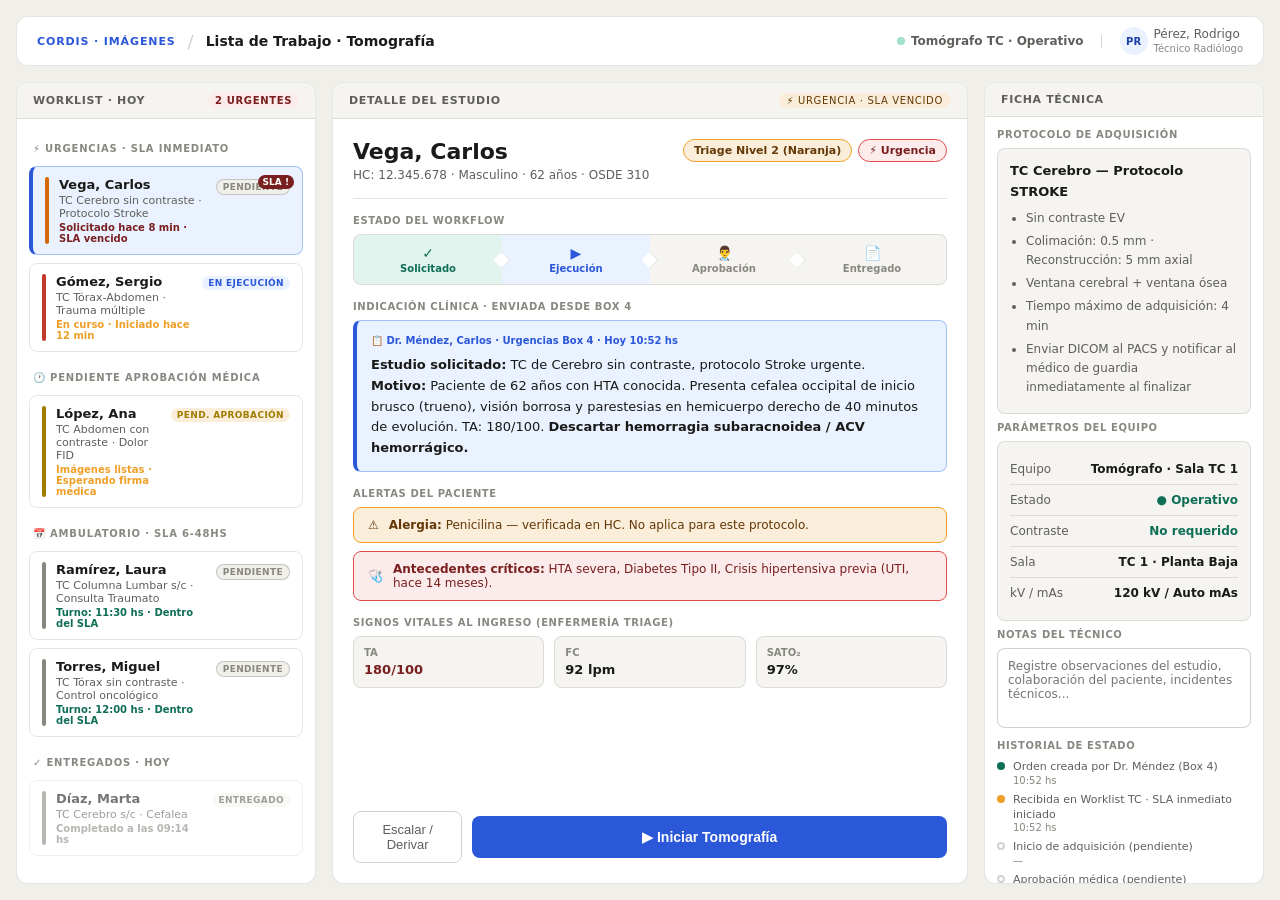
<file: worklist-tc.html>
<!DOCTYPE html>
<html lang="es">
<head>
<meta charset="UTF-8">
<meta name="viewport" content="width=device-width, initial-scale=1.0">
<title>Worklist TC · Imágenes · Cordis · Zenoxia</title>
<style>
:root {

  /* ─────────────────────────────────────────────────────────────
     1. PRIMARIO — Azul royal
     Branding Zenoxia. Kairos y Cordis comparten estos valores.
  ───────────────────────────────────────────────────────────── */
  --p-light: #EBF2FF;   /* fills, fondos de badge, card activa       */
  --p-mid:   #A3C0F8;   /* bordes de badge, separadores              */
  --p:       #2B57D9;   /* botones, íconos primarios, links activos  */
  --p-dark:  #1A3FAA;   /* topbar, logo, nav activo, texto activo    */

  /* ─────────────────────────────────────────────────────────────
     2. NEUTROS — Fondos, texto, bordes
  ───────────────────────────────────────────────────────────── */
  --bg:   #ffffff;              /* cards, modales, panels              */
  --bg2:  #f5f4f0;              /* inputs, fondos de sección, filas    */
  --bg3:  #f0efea;              /* fondo del body                      */
  --txt:  #1a1a18;              /* texto principal                     */
  --txt2: #5f5e5a;              /* texto secundario                    */
  --txt3: #888780;              /* labels, placeholders, tertiary      */
  --brd:  rgba(0,0,0,0.10);    /* borde sutil                         */
  --brd2: rgba(0,0,0,0.18);    /* borde medio — inputs, énfasis       */

  /* ─────────────────────────────────────────────────────────────
     3. SEMÁNTICOS — Estados del sistema
     Uso genérico en toda la plataforma.
     Para estados específicos de dominio, usar secciones 4–9.
  ───────────────────────────────────────────────────────────── */

  --s-ok:     #0F6E56;   /* confirmado, validado, completado          */
  --s-ok-l:   #E1F5EE;   /* fondo badge OK                            */
  --s-ok-m:   #9FE1CB;   /* borde badge OK                            */

  --s-warn:   #633806;   /* pendiente, atención leve                  */
  --s-warn-l: #FAEEDA;   /* fondo badge WARN                          */
  --s-warn-m: #EF9F27;   /* borde / ícono badge WARN                  */

  --s-err:    #791F1F;   /* bloqueante, alergia, crítico              */
  --s-err-l:  #FCEBEB;   /* fondo badge ERR                           */
  --s-err-m:  #E24B4A;   /* borde / ícono badge ERR                   */

  --s-info:   #0C447C;   /* informativo neutro, estado secundario     */
  --s-info-l: #E6F1FB;   /* fondo badge INFO                          */
  --s-info-m: #B5D4F4;   /* borde badge INFO                          */

  /* ─────────────────────────────────────────────────────────────
     4. TRIAGE — Colores por nivel de prioridad clínica
     Solo para Cordis (Guardia). Kairos no usa triage.
     Convención: --tN = texto/ícono · --tN-l = fondo · --tN-brd = borde
  ───────────────────────────────────────────────────────────── */

  --t1:     #C0392B;                    /* N1 Resucitación — Rojo       */
  --t1-l:   rgba(192, 57, 43, 0.10);
  --t1-brd: rgba(192, 57, 43, 0.25);

  --t2:     #D4680A;                    /* N2 Emergencia — Naranja      */
  --t2-l:   rgba(212, 104, 10, 0.10);
  --t2-brd: rgba(212, 104, 10, 0.25);

  --t3:     #A07C00;                    /* N3 Urgencia — Amarillo osc.  */
  --t3-l:   rgba(160, 124, 0, 0.10);
  --t3-brd: rgba(160, 124, 0, 0.25);

  --t4:     #2E7D4F;                    /* N4 Menor — Verde             */
  --t4-l:   rgba(46, 125, 79, 0.10);
  --t4-brd: rgba(46, 125, 79, 0.25);

  --t5:     #1565A8;                    /* N5 No urgente — Azul         */
  --t5-l:   rgba(21, 101, 168, 0.10);
  --t5-brd: rgba(21, 101, 168, 0.25);

  /* ─────────────────────────────────────────────────────────────
     5. ESTADOS DE CAMA — Ciclo hotelero
     Kairos: habitaciones prequirúrgicas y recuperación.
     Cordis: boxes de guardia.
     Convención: base (texto/ícono) · -l (fondo) · -m (borde)
  ───────────────────────────────────────────────────────────── */

  --cama-libre:    #0F6E56;   --cama-libre-l:    #E1F5EE;   --cama-libre-m:    #9FE1CB;
  --cama-ocup:     #1A3FAA;   --cama-ocup-l:     #EBF2FF;   --cama-ocup-m:     #A3C0F8;
  --cama-alta:     #7B3FA0;   --cama-alta-l:     #F3E8FF;   --cama-alta-m:     #C9A0E0;
  --cama-limp:     #B45309;   --cama-limp-l:     #FEF3C7;   --cama-limp-m:     #FCD34D;
  --cama-lista:    #0E7490;   --cama-lista-l:    #E0F7FA;   --cama-lista-m:    #67E8F9;
  --cama-bloq:     #4B4B4B;   --cama-bloq-l:     #F0F0F0;   --cama-bloq-m:     #AAAAAA;

  /* ─────────────────────────────────────────────────────────────
     6. ESTADOS DE EQUIPO — Equipamiento médico
     Cordis Imágenes: estado de TC, RM, sala de rayos, etc.
     Convención: base · -l (fondo) · -m (borde)
  ───────────────────────────────────────────────────────────── */

  --eq-libre:   #0F6E56;   --eq-libre-l:   #E1F5EE;   --eq-libre-m:   #9FE1CB;
  --eq-uso:     #2B57D9;   --eq-uso-l:     #EBF2FF;   --eq-uso-m:     #A3C0F8;
  --eq-limp:    #B45309;   --eq-limp-l:    #FEF3C7;   --eq-limp-m:    #FCD34D;
  --eq-fuera:   #4B4B4B;   --eq-fuera-l:   #F0F0F0;   --eq-fuera-m:   #AAAAAA;

  /* ─────────────────────────────────────────────────────────────
     7. TRASLADOS — Cola dinámica de camilleros
     Kairos y Cordis Camilleros.
     Estados del ciclo de vida de un traslado.
     Convención: base · -l (fondo) · -m (borde)
  ───────────────────────────────────────────────────────────── */

  --tr-pend:    #633806;   --tr-pend-l:    #FAEEDA;   --tr-pend-m:    #EF9F27;
  --tr-asig:    #0C447C;   --tr-asig-l:    #E6F1FB;   --tr-asig-m:    #B5D4F4;
  --tr-curso:   #2B57D9;   --tr-curso-l:   #EBF2FF;   --tr-curso-m:   #A3C0F8;
  --tr-done:    #0F6E56;   --tr-done-l:    #E1F5EE;   --tr-done-m:    #9FE1CB;
  --tr-urg:     #791F1F;   --tr-urg-l:     #FCEBEB;   --tr-urg-m:     #E24B4A;

  /* ─────────────────────────────────────────────────────────────
     8. IDENTIFICACIÓN DE EQUIPAMIENTO — Tipo de camilla / recurso
     Color por tipo de equipo requerido en un traslado.
     Solo valor base (sin -l/-m) — uso decorativo, no semántico.
  ───────────────────────────────────────────────────────────── */

  --equip-silla:    #7B3FA0;   /* silla de ruedas                     */
  --equip-camilla:  #0E7490;   /* camilla estándar o con barandas     */
  --equip-oxigeno:  #B45309;   /* O₂ portátil                         */
  --equip-tc:       #0C447C;   /* traslado a TC                       */
  --equip-rm:       #791F1F;   /* traslado a RM                       */

  /* ─────────────────────────────────────────────────────────────
     8B. CARGA LABORAL — Nivel de carga por operador
     Usado en paneles de coordinación (camilleros, enfermeros).
     Convención: base · -l (fondo badge)
  ───────────────────────────────────────────────────────────── */

  --carga-leve:     #0F6E56;   --carga-leve-l:    #E1F5EE;
  --carga-mod:      #A07C00;   --carga-mod-l:     #FEF9E0;
  --carga-alta:     #D4680A;   --carga-alta-l:    #FEF3C7;
  --carga-limite:   #C0392B;   --carga-limite-l:  #FCEBEB;

  /* ─────────────────────────────────────────────────────────────
     9. WORKLIST — Estados de estudios de imágenes
     Cordis Imágenes: ciclo de vida de un estudio (TC, RM, Rx).
     Convención: base · -l (fondo)
  ───────────────────────────────────────────────────────────── */

  --ws-pending:     #888780;   --ws-pending-l:    #f0efea;
  --ws-executing:   #2B57D9;   --ws-executing-l:  #EBF2FF;
  --ws-approval:    #A07C00;   --ws-approval-l:   #FAEEDA;
  --ws-approved:    #0F6E56;   --ws-approved-l:   #E1F5EE;
  --ws-delivered:   #5f5e5a;   --ws-delivered-l:  #f5f4f0;

  /* ─────────────────────────────────────────────────────────────
     10. IA — Asistencia cognitiva
     Gradiente de degradado para indicar sugerencia de IA.
     Usar en bordes, backgrounds sutiles, no en texto.
     Siempre con indicación visible de que es sugerencia IA,
     nunca como decisión clínica autónoma (RN-04).
  ───────────────────────────────────────────────────────────── */

  --ai-from: #1A3FAA;   /* inicio del gradiente — azul profundo      */
  --ai-to:   #6366F1;   /* fin del gradiente — violeta               */

  /* ─────────────────────────────────────────────────────────────
     11. SLA — Tiempos de respuesta clínicos (minutos)
     Valores numéricos usados como thresholds, no como colores.
     Combinar con tokens de triage para colorear el estado SLA.
  ───────────────────────────────────────────────────────────── */

  --sla-n1:   0;     /* N1 Resucitación — atención inmediata         */
  --sla-n2:   15;    /* N2 Emergencia — ≤15 min                      */
  --sla-n3:   30;    /* N3 Urgencia — ≤30 min                        */
  --sla-n4:   120;   /* N4 Menor — ≤2 hs                             */
  --sla-n5:   240;   /* N5 No urgente — ≤4 hs                        */

  --sla-urg:    #791F1F;   --sla-urg-l:    #FCEBEB;   --sla-urg-m:    #E24B4A;
  --sla-amb:    #0C447C;   --sla-amb-l:    #E6F1FB;   --sla-amb-m:    #B5D4F4;

  /* ─────────────────────────────────────────────────────────────
     12. TIPOGRAFÍA
  ───────────────────────────────────────────────────────────── */

  --font-sans:  system-ui, -apple-system, sans-serif;
  --font-mono:  'Courier New', Courier, monospace;

  --text-2xs:  8px;
  --text-xs:   10px;
  --text-sm:   11px;
  --text-md:   13px;
  --text-lg:   15px;
  --text-xl:   18px;
  --text-2xl:  22px;
  --text-3xl:  28px;

  --fw-normal:   400;
  --fw-medium:   500;
  --fw-semibold: 600;
  --fw-bold:     700;
  --fw-black:    800;

  /* ─────────────────────────────────────────────────────────────
     13. ICONOGRAFÍA — SVG outline, stroke="currentColor"
     Referencia: <svg class="ki ki-md"><use href="#ki-nombre"/></svg>
  ───────────────────────────────────────────────────────────── */

  --icon-xs:  12px;
  --icon-sm:  14px;
  --icon-md:  18px;
  --icon-lg:  22px;
  --icon-xl:  32px;

  --icon-stroke-thin:   1.2px;
  --icon-stroke:        1.4px;
  --icon-stroke-medium: 1.6px;
  --icon-stroke-thick:  2px;

  /* ─────────────────────────────────────────────────────────────
     14. ESPACIADO Y RADIO
  ───────────────────────────────────────────────────────────── */

  --r-xs:   4px;
  --r:      8px;
  --r-lg:   12px;
  --r-xl:   16px;
  --r-full: 999px;

  --gap-xs: 4px;
  --gap-sm: 8px;
  --gap-md: 12px;
  --gap-lg: 16px;
  --gap-xl: 24px;

  --pad-xs: 6px 8px;
  --pad-sm: 8px 12px;
  --pad-md: 12px 16px;
  --pad-lg: 16px 20px;

}

*, *::before, *::after { box-sizing: border-box; }

body {
  font-family: system-ui, -apple-system, sans-serif;
  background: var(--bg3);
  margin: 0;
  padding: 16px;
  display: flex;
  flex-direction: column;
  height: 100vh;
  overflow: hidden;
}

/* ─── TOPBAR ─── */
.topbar {
  background: var(--bg);
  border: 1px solid var(--brd);
  padding: 10px 20px;
  border-radius: var(--r-lg);
  display: flex;
  justify-content: space-between;
  align-items: center;
  margin-bottom: 16px;
  flex-shrink: 0;
}
.tb-left { display: flex; align-items: center; gap: 12px; }
.tb-brand { font-size: 11px; font-weight: 700; text-transform: uppercase; letter-spacing: 0.08em; color: var(--p); }
.tb-sep { color: var(--brd2); font-size: 18px; }
.tb-title { font-weight: 600; font-size: 14px; color: var(--txt); }
.tb-right { display: flex; align-items: center; gap: 16px; font-size: 12px; color: var(--txt2); }
.tb-equipo { display: flex; align-items: center; gap: 6px; font-weight: 600; }
.dot-green { width: 8px; height: 8px; border-radius: 50%; background: var(--s-ok-m); display: inline-block; animation: pulse-green 2s infinite; }
@keyframes pulse-green { 0%, 100% { opacity: 1; } 50% { opacity: 0.4; } }
.avatar { width: 28px; height: 28px; border-radius: 50%; background: var(--p-light); color: var(--p-dark); display: flex; align-items: center; justify-content: center; font-size: 10px; font-weight: 700; }

/* ─── LAYOUT 3 COLUMNAS ─── */
.layout {
  display: grid;
  grid-template-columns: 300px 1fr 280px;
  gap: 16px;
  flex: 1;
  min-height: 0;
}

.panel {
  background: var(--bg);
  border: 1px solid var(--brd);
  border-radius: var(--r-lg);
  display: flex;
  flex-direction: column;
  overflow: hidden;
}

.panel-hdr {
  padding: 10px 16px;
  background: var(--bg2);
  border-bottom: 1px solid var(--brd);
  font-size: 11px;
  font-weight: 700;
  text-transform: uppercase;
  letter-spacing: 0.06em;
  color: var(--txt2);
  display: flex;
  justify-content: space-between;
  align-items: center;
  flex-shrink: 0;
}
.panel-body {
  overflow-y: auto;
  flex: 1;
  padding: 12px;
  display: flex;
  flex-direction: column;
  gap: 8px;
}

/* ─── PANEL 1: LISTA DE TRABAJO ─── */

/* Separadores de grupo */
.list-group-label {
  font-size: 10px;
  font-weight: 700;
  text-transform: uppercase;
  letter-spacing: 0.08em;
  color: var(--txt3);
  padding: 8px 4px 4px;
  margin-top: 4px;
}

/* Tarjeta de estudio en la lista */
.study-card {
  border: 1px solid var(--brd);
  border-radius: var(--r);
  padding: 10px 12px;
  cursor: pointer;
  transition: background 0.15s, border-color 0.15s;
  display: flex;
  gap: 10px;
  align-items: flex-start;
  position: relative;
}
.study-card:hover { background: var(--bg2); }
.study-card.active {
  background: var(--p-light);
  border-color: var(--p-mid);
  border-left: 4px solid var(--p);
}

/* Banda de color triage (izquierda) */
.triage-stripe {
  width: 4px;
  border-radius: 4px;
  flex-shrink: 0;
  align-self: stretch;
}
.ts-red    { background: var(--t1); }
.ts-orange { background: var(--t2); }
.ts-yellow { background: var(--t3); }
.ts-green  { background: var(--t4); }
.ts-blue   { background: var(--t5); }
.ts-grey   { background: var(--txt3); }

.sc-info { flex: 1; min-width: 0; }
.sc-name { font-weight: 600; font-size: 13px; color: var(--txt); white-space: nowrap; overflow: hidden; text-overflow: ellipsis; }
.sc-study { font-size: 11px; color: var(--txt2); margin: 2px 0; }
.sc-sla { font-size: 10px; font-weight: 600; }
.sla-urgent { color: var(--s-err); }
.sla-warning { color: var(--s-warn-m); }
.sla-ok { color: var(--s-ok); }
.sla-sched { color: var(--txt3); }

/* Badge de estado */
.status-badge {
  font-size: 9px;
  font-weight: 700;
  padding: 2px 6px;
  border-radius: 10px;
  text-transform: uppercase;
  letter-spacing: 0.04em;
  white-space: nowrap;
  flex-shrink: 0;
  margin-top: 2px;
}
.sb-pending    { background: var(--ws-pending-l);   color: var(--ws-pending);   border: 1px solid var(--brd2); }
.sb-executing  { background: var(--ws-executing-l); color: var(--ws-executing); }
.sb-approval   { background: var(--ws-approval-l);  color: var(--ws-approval);  }
.sb-approved   { background: var(--ws-approved-l);  color: var(--ws-approved);  }
.sb-delivered  { background: var(--ws-delivered-l); color: var(--ws-delivered); }

/* Contador SLA vencido animado */
.sla-overdue-pill {
  position: absolute;
  top: 8px; right: 8px;
  background: var(--s-err);
  color: #fff;
  font-size: 9px;
  font-weight: 700;
  padding: 2px 5px;
  border-radius: 8px;
  animation: blink-sla 1.2s infinite;
}
@keyframes blink-sla { 0%, 100% { opacity: 1; } 50% { opacity: 0.4; } }

/* ─── PANEL 2: DETALLE DEL ESTUDIO ─── */
.detail-panel { padding: 0; }
.dp-body { padding: 20px; overflow-y: auto; flex: 1; display: flex; flex-direction: column; gap: 16px; }

/* Cabecera del paciente en el detalle */
.dp-patient-header {
  display: flex;
  justify-content: space-between;
  align-items: flex-start;
  padding-bottom: 16px;
  border-bottom: 1px solid var(--brd);
}
.dph-name { font-size: 22px; font-weight: 600; color: var(--txt); margin-bottom: 4px; }
.dph-meta { font-size: 12px; color: var(--txt2); }
.dph-badges { display: flex; gap: 6px; align-items: center; flex-wrap: wrap; }

.badge { padding: 4px 10px; border-radius: 12px; font-size: 11px; font-weight: 600; border: 1px solid transparent; }
.b-triage-orange { background: var(--s-warn-l); color: var(--s-warn); border-color: var(--s-warn-m); }
.b-urgencia { background: var(--s-err-l); color: var(--s-err); border-color: var(--s-err-m); }
.b-sched { background: var(--bg2); color: var(--txt2); border-color: var(--brd2); }

/* Workflow de estados — pipeline visual */
.workflow-pipeline {
  display: flex;
  align-items: center;
  gap: 0;
  background: var(--bg2);
  border: 1px solid var(--brd);
  border-radius: var(--r);
  overflow: hidden;
}
.wp-step {
  flex: 1;
  padding: 10px 6px;
  text-align: center;
  font-size: 10px;
  font-weight: 600;
  color: var(--txt3);
  position: relative;
  transition: background 0.2s;
}
.wp-step.done { background: var(--ws-approved-l); color: var(--ws-approved); }
.wp-step.active { background: var(--ws-executing-l); color: var(--ws-executing); }
.wp-step.pending-appr { background: var(--ws-approval-l); color: var(--ws-approval); }
.wp-step:not(:last-child)::after {
  content: '';
  position: absolute;
  right: -6px; top: 50%;
  transform: translateY(-50%);
  width: 12px; height: 12px;
  background: var(--bg);
  border-right: 1px solid var(--brd);
  border-top: 1px solid var(--brd);
  transform: translateY(-50%) rotate(45deg);
  z-index: 2;
}
.wp-icon { display: block; font-size: 14px; margin-bottom: 2px; }

/* Secciones */
.section-label {
  font-size: 10px;
  font-weight: 700;
  text-transform: uppercase;
  letter-spacing: 0.06em;
  color: var(--txt3);
  margin-bottom: 8px;
}

/* Cuadro de Indicación Clínica (viene del médico) */
.clinical-indication {
  background: var(--p-light);
  border: 1px solid var(--p-mid);
  border-left: 4px solid var(--p);
  border-radius: var(--r);
  padding: 12px 14px;
  font-size: 13px;
  line-height: 1.6;
  color: var(--txt);
}
.ci-origin {
  font-size: 10px;
  font-weight: 600;
  color: var(--p);
  margin-bottom: 6px;
  display: flex;
  align-items: center;
  gap: 4px;
}

/* Datos del paciente en grilla */
.data-grid {
  display: grid;
  grid-template-columns: repeat(3, 1fr);
  gap: 10px;
}
.data-cell {
  background: var(--bg2);
  border: 1px solid var(--brd);
  border-radius: var(--r);
  padding: 10px;
}
.dc-label { font-size: 10px; color: var(--txt3); font-weight: 600; text-transform: uppercase; margin-bottom: 4px; }
.dc-value { font-size: 13px; font-weight: 600; color: var(--txt); }
.dc-value.alert { color: var(--s-err); }

/* Alertas clínicas (heredadas del triage) */
.alert-bar {
  display: flex;
  align-items: center;
  gap: 10px;
  padding: 10px 14px;
  border-radius: var(--r);
  font-size: 12px;
  font-weight: 500;
}
.ab-error { background: var(--s-err-l); color: var(--s-err); border: 1px solid var(--s-err-m); }
.ab-warn  { background: var(--s-warn-l); color: var(--s-warn); border: 1px solid var(--s-warn-m); }

/* Botones */
.btn-primary {
  background: var(--p); color: #fff;
  padding: 13px 20px;
  border: none;
  border-radius: var(--r);
  font-weight: 600;
  font-size: 14px;
  cursor: pointer;
  display: flex;
  align-items: center;
  justify-content: center;
  gap: 8px;
  width: 100%;
  transition: background 0.15s;
}
.btn-primary:hover { background: var(--p-dark); }
.btn-primary.btn-executing { background: var(--ws-executing); }
.btn-primary.btn-executing:hover { background: #0b6fbd; }
.btn-primary.btn-done { background: var(--ws-approval); color: #fff; }
.btn-primary.btn-done:hover { background: #cc8520; }

.btn-ghost {
  background: transparent;
  color: var(--txt2);
  border: 1px solid var(--brd2);
  padding: 10px 16px;
  border-radius: var(--r);
  font-weight: 500;
  font-size: 13px;
  cursor: pointer;
}
.btn-ghost:hover { background: var(--bg2); }

/* ─── PANEL 3: FICHA TÉCNICA Y ACCIONES ─── */
.protocol-box {
  background: var(--bg2);
  border: 1px solid var(--brd);
  border-radius: var(--r);
  padding: 12px;
  font-size: 12px;
  line-height: 1.6;
  color: var(--txt);
}
.protocol-box ul {
  margin: 6px 0 0 0;
  padding-left: 16px;
  color: var(--txt2);
}
.protocol-box li { margin-bottom: 4px; }

.param-row {
  display: flex;
  justify-content: space-between;
  align-items: center;
  padding: 8px 0;
  border-bottom: 1px solid var(--brd);
  font-size: 12px;
}
.param-row:last-child { border-bottom: none; }
.pr-label { color: var(--txt2); }
.pr-value { font-weight: 600; color: var(--txt); }
.pr-value.v-red { color: var(--s-err); }
.pr-value.v-ok { color: var(--s-ok); }

/* Notas del técnico */
.notes-area {
  width: 100%;
  border: 1px solid var(--brd2);
  border-radius: var(--r);
  padding: 10px;
  font-family: inherit;
  font-size: 12px;
  resize: none;
  min-height: 80px;
  background: var(--bg);
  color: var(--txt);
}
.notes-area:focus { outline: none; border-color: var(--p); }

/* Historial SLA mini */
.sla-timeline { display: flex; flex-direction: column; gap: 6px; }
.sla-event { display: flex; gap: 8px; align-items: flex-start; font-size: 11px; }
.sla-dot { width: 8px; height: 8px; border-radius: 50%; flex-shrink: 0; margin-top: 3px; }
.sla-dot.green { background: var(--s-ok); }
.sla-dot.orange { background: var(--s-warn-m); }
.sla-dot.grey { background: var(--txt3); border: 2px solid var(--brd2); background: transparent; }
.sla-text { color: var(--txt2); line-height: 1.4; }
.sla-time { color: var(--txt3); font-size: 10px; }

/* ── RESPONSIVE — Cordis worklist-tc v2.1 ── */
@media (max-width:900px){
  .layout{grid-template-columns:1fr}
  body{height:auto;overflow:auto}
}
@media (max-width:600px){
  .data-grid{grid-template-columns:1fr 1fr}
  .topbar{flex-direction:column;gap:8px;align-items:flex-start}
}
</style>
</head>
<body>

<!-- ─── TOPBAR ─── -->
<div class="topbar">
  <div class="tb-left">
    <span class="tb-brand">Cordis · Imágenes</span>
    <span class="tb-sep">/</span>
    <span class="tb-title">Lista de Trabajo · Tomografía</span>
  </div>
  <div class="tb-right">
    <div class="tb-equipo">
      <span class="dot-green"></span>
      Tomógrafo TC · Operativo
    </div>
    <span style="color: var(--brd2);">|</span>
    <div style="display: flex; align-items: center; gap: 6px;">
      <div class="avatar">PR</div>
      <div>Pérez, Rodrigo<br><span style="font-size: 10px; color: var(--txt3);">Técnico Radiólogo</span></div>
    </div>
  </div>
</div>

<div class="layout">

  <!-- ═══════════════════════════════════════════
       PANEL 1: LISTA DE TRABAJO (WORKLIST)
  ════════════════════════════════════════════ -->
  <div class="panel">
    <div class="panel-hdr">
      <span>Worklist · Hoy</span>
      <span style="background: var(--s-err-l); color: var(--s-err); padding: 2px 7px; border-radius: 10px; font-size: 10px;">2 Urgentes</span>
    </div>
    <div class="panel-body">

      <!-- Grupo: URGENCIAS (SLA Inmediato) -->
      <div class="list-group-label">⚡ Urgencias · SLA Inmediato</div>

      <!-- Tarjeta Activa: Vega Carlos (viene del box de urgencias) -->
      <div class="study-card active" onclick="seleccionarEstudio(this)">
        <div class="sla-overdue-pill">SLA !</div>
        <div class="triage-stripe ts-orange"></div>
        <div class="sc-info">
          <div class="sc-name">Vega, Carlos</div>
          <div class="sc-study">TC Cerebro sin contraste · Protocolo Stroke</div>
          <div class="sc-sla sla-urgent">Solicitado hace 8 min · SLA vencido</div>
        </div>
        <div style="display:flex; flex-direction:column; align-items:flex-end; gap:4px;">
          <span class="status-badge sb-pending">Pendiente</span>
        </div>
      </div>

      <!-- Tarjeta: Gómez Sergio (otra urgencia) -->
      <div class="study-card" onclick="seleccionarEstudio(this)">
        <div class="triage-stripe ts-red"></div>
        <div class="sc-info">
          <div class="sc-name">Gómez, Sergio</div>
          <div class="sc-study">TC Tórax-Abdomen · Trauma múltiple</div>
          <div class="sc-sla sla-warning">En curso · Iniciado hace 12 min</div>
        </div>
        <div style="display:flex; flex-direction:column; align-items:flex-end; gap:4px;">
          <span class="status-badge sb-executing">En Ejecución</span>
        </div>
      </div>

      <!-- Grupo: PENDIENTE APROBACIÓN -->
      <div class="list-group-label">🕐 Pendiente Aprobación Médica</div>

      <div class="study-card" onclick="seleccionarEstudio(this)">
        <div class="triage-stripe ts-yellow"></div>
        <div class="sc-info">
          <div class="sc-name">López, Ana</div>
          <div class="sc-study">TC Abdomen con contraste · Dolor FID</div>
          <div class="sc-sla sla-warning">Imágenes listas · Esperando firma médica</div>
        </div>
        <div style="display:flex; flex-direction:column; align-items:flex-end; gap:4px;">
          <span class="status-badge sb-approval">Pend. Aprobación</span>
        </div>
      </div>

      <!-- Grupo: PROGRAMADOS (SLA 6-48hs) -->
      <div class="list-group-label">📅 Ambulatorio · SLA 6-48hs</div>

      <div class="study-card" onclick="seleccionarEstudio(this)">
        <div class="triage-stripe ts-grey"></div>
        <div class="sc-info">
          <div class="sc-name">Ramírez, Laura</div>
          <div class="sc-study">TC Columna Lumbar s/c · Consulta Traumato</div>
          <div class="sc-sla sla-ok">Turno: 11:30 hs · Dentro del SLA</div>
        </div>
        <div style="display:flex; flex-direction:column; align-items:flex-end; gap:4px;">
          <span class="status-badge sb-pending">Pendiente</span>
        </div>
      </div>

      <div class="study-card" onclick="seleccionarEstudio(this)">
        <div class="triage-stripe ts-grey"></div>
        <div class="sc-info">
          <div class="sc-name">Torres, Miguel</div>
          <div class="sc-study">TC Tórax sin contraste · Control oncológico</div>
          <div class="sc-sla sla-ok">Turno: 12:00 hs · Dentro del SLA</div>
        </div>
        <div style="display:flex; flex-direction:column; align-items:flex-end; gap:4px;">
          <span class="status-badge sb-pending">Pendiente</span>
        </div>
      </div>

      <!-- ENTREGADOS (al final) -->
      <div class="list-group-label">✓ Entregados · Hoy</div>

      <div class="study-card" style="opacity: 0.6;">
        <div class="triage-stripe ts-grey"></div>
        <div class="sc-info">
          <div class="sc-name">Díaz, Marta</div>
          <div class="sc-study">TC Cerebro s/c · Cefalea</div>
          <div class="sc-sla sla-sched">Completado a las 09:14 hs</div>
        </div>
        <span class="status-badge sb-delivered">Entregado</span>
      </div>

    </div>
  </div>

  <!-- ═══════════════════════════════════════════
       PANEL 2: DETALLE DEL ESTUDIO SELECCIONADO
  ════════════════════════════════════════════ -->
  <div class="panel">
    <div class="panel-hdr">
      <span>Detalle del Estudio</span>
      <span id="estudio-estado-badge" style="font-size:10px; font-weight:500; color: var(--s-warn); background: var(--s-warn-l); padding: 2px 8px; border-radius: 8px;">⚡ URGENCIA · SLA Vencido</span>
    </div>
    <div class="dp-body">

      <!-- Cabecera Paciente -->
      <div class="dp-patient-header">
        <div>
          <div class="dph-name">Vega, Carlos</div>
          <div class="dph-meta">HC: 12.345.678 · Masculino · 62 años · OSDE 310</div>
        </div>
        <div class="dph-badges">
          <span class="badge b-triage-orange">Triage Nivel 2 (Naranja)</span>
          <span class="badge b-urgencia">⚡ Urgencia</span>
        </div>
      </div>

      <!-- Pipeline de Estado del Estudio -->
      <div>
        <div class="section-label">Estado del Workflow</div>
        <div class="workflow-pipeline">
          <div class="wp-step done"><span class="wp-icon">✓</span>Solicitado</div>
          <div class="wp-step active"><span class="wp-icon">▶</span>Ejecución</div>
          <div class="wp-step"><span class="wp-icon">👨‍⚕️</span>Aprobación</div>
          <div class="wp-step"><span class="wp-icon">📄</span>Entregado</div>
        </div>
      </div>

      <!-- Indicación Clínica (viene del médico del box) -->
      <div>
        <div class="section-label">Indicación Clínica · Enviada desde Box 4</div>
        <div class="clinical-indication">
          <div class="ci-origin">📋 Dr. Méndez, Carlos · Urgencias Box 4 · Hoy 10:52 hs</div>
          <strong>Estudio solicitado:</strong> TC de Cerebro sin contraste, protocolo Stroke urgente.<br>
          <strong>Motivo:</strong> Paciente de 62 años con HTA conocida. Presenta cefalea occipital de inicio brusco (trueno), visión borrosa y parestesias en hemicuerpo derecho de 40 minutos de evolución. TA: 180/100. <strong>Descartar hemorragia subaracnoidea / ACV hemorrágico.</strong>
        </div>
      </div>

      <!-- Alertas críticas heredadas del Triage -->
      <div>
        <div class="section-label">Alertas del Paciente</div>
        <div style="display: flex; flex-direction: column; gap: 8px;">
          <div class="alert-bar ab-warn">
            <span>⚠️</span>
            <span><strong>Alergia:</strong> Penicilina — verificada en HC. No aplica para este protocolo.</span>
          </div>
          <div class="alert-bar ab-error">
            <span>🩺</span>
            <span><strong>Antecedentes críticos:</strong> HTA severa, Diabetes Tipo II, Crisis hipertensiva previa (UTI, hace 14 meses).</span>
          </div>
        </div>
      </div>

      <!-- Signos Vitales de referencia -->
      <div>
        <div class="section-label">Signos Vitales al Ingreso (Enfermería Triage)</div>
        <div class="data-grid">
          <div class="data-cell"><div class="dc-label">TA</div><div class="dc-value alert">180/100</div></div>
          <div class="data-cell"><div class="dc-label">FC</div><div class="dc-value">92 lpm</div></div>
          <div class="data-cell"><div class="dc-label">SatO₂</div><div class="dc-value">97%</div></div>
        </div>
      </div>

      <!-- Botón de acción principal -->
      <div style="margin-top: auto; display: flex; flex-direction: column; gap: 8px;">
        <div id="retorno-notif" style="display:none; background:var(--s-ok-l); border:1px solid var(--s-ok-m); border-radius:var(--r); padding:10px 12px; font-size:11px; color:var(--s-ok); line-height:1.5;">
          <strong>✓ Retorno generado automáticamente</strong><br>
          Cordis Engine notificó al camillero disponible para trasladar al paciente de vuelta al box de origen. · <span style="font-family:'Courier New',monospace;">Cordis Engine</span>
        </div>
        <div style="display:flex; gap:10px; align-items:center;">
          <button class="btn-ghost">Escalar / Derivar</button>
          <button class="btn-primary btn-executing" id="btn-accion" onclick="avanzarEstado()">
            ▶ Iniciar Tomografía
          </button>
        </div>
      </div>

    </div>
  </div>

  <!-- ═══════════════════════════════════════════
       PANEL 3: FICHA TÉCNICA Y PROTOCOLO
  ════════════════════════════════════════════ -->
  <div class="panel">
    <div class="panel-hdr">
      <span>Ficha Técnica</span>
    </div>
    <div class="panel-body">

      <!-- Protocolo a aplicar -->
      <div>
        <div class="section-label">Protocolo de Adquisición</div>
        <div class="protocol-box">
          <strong style="font-size: 13px;">TC Cerebro — Protocolo STROKE</strong>
          <ul>
            <li>Sin contraste EV</li>
            <li>Colimación: 0.5 mm · Reconstrucción: 5 mm axial</li>
            <li>Ventana cerebral + ventana ósea</li>
            <li>Tiempo máximo de adquisición: 4 min</li>
            <li>Enviar DICOM al PACS y notificar al médico de guardia inmediatamente al finalizar</li>
          </ul>
        </div>
      </div>

      <!-- Parámetros del equipo -->
      <div>
        <div class="section-label">Parámetros del Equipo</div>
        <div style="background: var(--bg2); border: 1px solid var(--brd); border-radius: var(--r); padding: 12px;">
          <div class="param-row"><span class="pr-label">Equipo</span><span class="pr-value">Tomógrafo · Sala TC 1</span></div>
          <div class="param-row"><span class="pr-label">Estado</span><span class="pr-value v-ok">● Operativo</span></div>
          <div class="param-row"><span class="pr-label">Contraste</span><span class="pr-value v-ok">No requerido</span></div>
          <div class="param-row"><span class="pr-label">Sala</span><span class="pr-value">TC 1 · Planta Baja</span></div>
          <div class="param-row"><span class="pr-label">kV / mAs</span><span class="pr-value">120 kV / Auto mAs</span></div>
        </div>
      </div>

      <!-- Notas del técnico -->
      <div>
        <div class="section-label">Notas del Técnico</div>
        <textarea class="notes-area" placeholder="Registre observaciones del estudio, colaboración del paciente, incidentes técnicos..."></textarea>
      </div>

      <!-- Timeline SLA -->
      <div>
        <div class="section-label">Historial de Estado</div>
        <div class="sla-timeline">
          <div class="sla-event">
            <div class="sla-dot green"></div>
            <div>
              <div class="sla-text">Orden creada por Dr. Méndez (Box 4)</div>
              <div class="sla-time">10:52 hs</div>
            </div>
          </div>
          <div class="sla-event">
            <div class="sla-dot orange"></div>
            <div>
              <div class="sla-text">Recibida en Worklist TC · SLA inmediato iniciado</div>
              <div class="sla-time">10:52 hs</div>
            </div>
          </div>
          <div class="sla-event">
            <div class="sla-dot grey"></div>
            <div>
              <div class="sla-text">Inicio de adquisición (pendiente)</div>
              <div class="sla-time">—</div>
            </div>
          </div>
          <div class="sla-event">
            <div class="sla-dot grey"></div>
            <div>
              <div class="sla-text">Aprobación médica (pendiente)</div>
              <div class="sla-time">—</div>
            </div>
          </div>
          <div class="sla-event">
            <div class="sla-dot grey"></div>
            <div>
              <div class="sla-text">Entrega a médico solicitante (pendiente)</div>
              <div class="sla-time">—</div>
            </div>
          </div>
        </div>
      </div>

    </div>
  </div>

</div>

<script>
  let estado = 0;
  const estados = [
    { label: '▶ Iniciar Tomografía',                clase: 'btn-executing', pipelineActive: 1, badgeText: '▶ EN EJECUCIÓN',             badgeBg: 'var(--ws-executing-l)', badgeColor: 'var(--ws-executing)' },
    { label: '✓ Marcar Estudio Completado',          clase: 'btn-done',      pipelineActive: 2, badgeText: '⏳ PEND. APROBACIÓN MÉDICA',  badgeBg: 'var(--ws-approval-l)',  badgeColor: 'var(--ws-approval)' },
    { label: '📬 Notificar al Médico para Aprobación', clase: '',             pipelineActive: 3, badgeText: '✓ APROBACIÓN NOTIFICADA',     badgeBg: 'var(--s-ok-l)',         badgeColor: 'var(--s-ok)' },
  ];

  function avanzarEstado() {
    estado++;
    if (estado >= estados.length) return;
    const btn  = document.getElementById('btn-accion');
    const e    = estados[estado];

    btn.textContent = e.label;
    btn.className   = `btn-primary ${e.clase}`;

    // Fix 4: deshabilitar en estado final
    if (estado === estados.length - 1) {
      btn.onclick = null;
      btn.style.opacity = '.6';
      btn.style.cursor  = 'not-allowed';
    }

    // Fix 3: usar ID explícito en lugar de selector posicional
    const badge = document.getElementById('estudio-estado-badge');
    if (badge) {
      badge.textContent        = e.badgeText;
      badge.style.background   = e.badgeBg;
      badge.style.color        = e.badgeColor;
    }

    // Actualizar pipeline visual
    const steps = document.querySelectorAll('.wp-step');
    steps.forEach((s, i) => {
      s.classList.remove('done', 'active', 'pending-appr');
      if (i < e.pipelineActive) s.classList.add('done');
      else if (i === e.pipelineActive) s.classList.add('active');
    });

    // Fix 5: mostrar notificación de retorno automático al completar
    if (estado === 1) {
      const notif = document.getElementById('retorno-notif');
      if (notif) notif.style.display = 'block';
    }
  }

  function seleccionarEstudio(card) {
    document.querySelectorAll('.study-card').forEach(c => c.classList.remove('active'));
    card.classList.add('active');
  }
</script>

</body>
</html>
</file>
